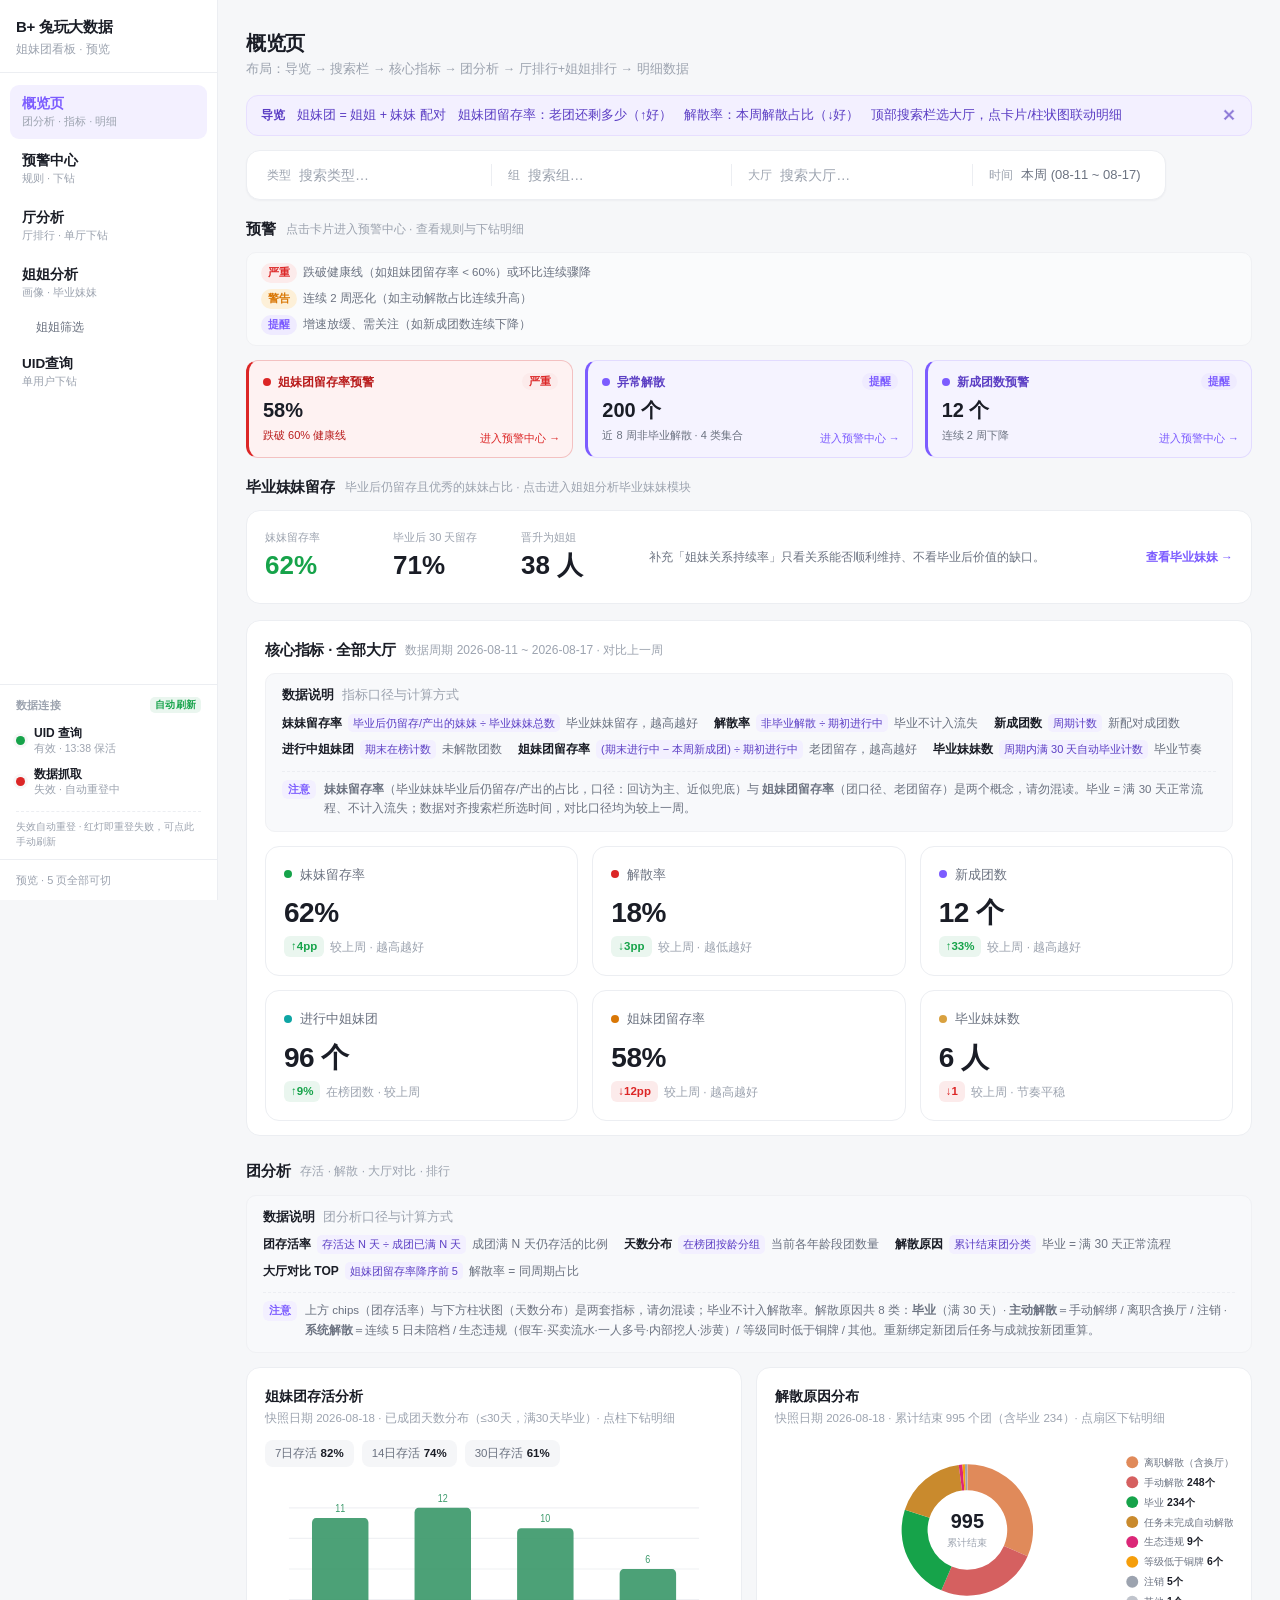
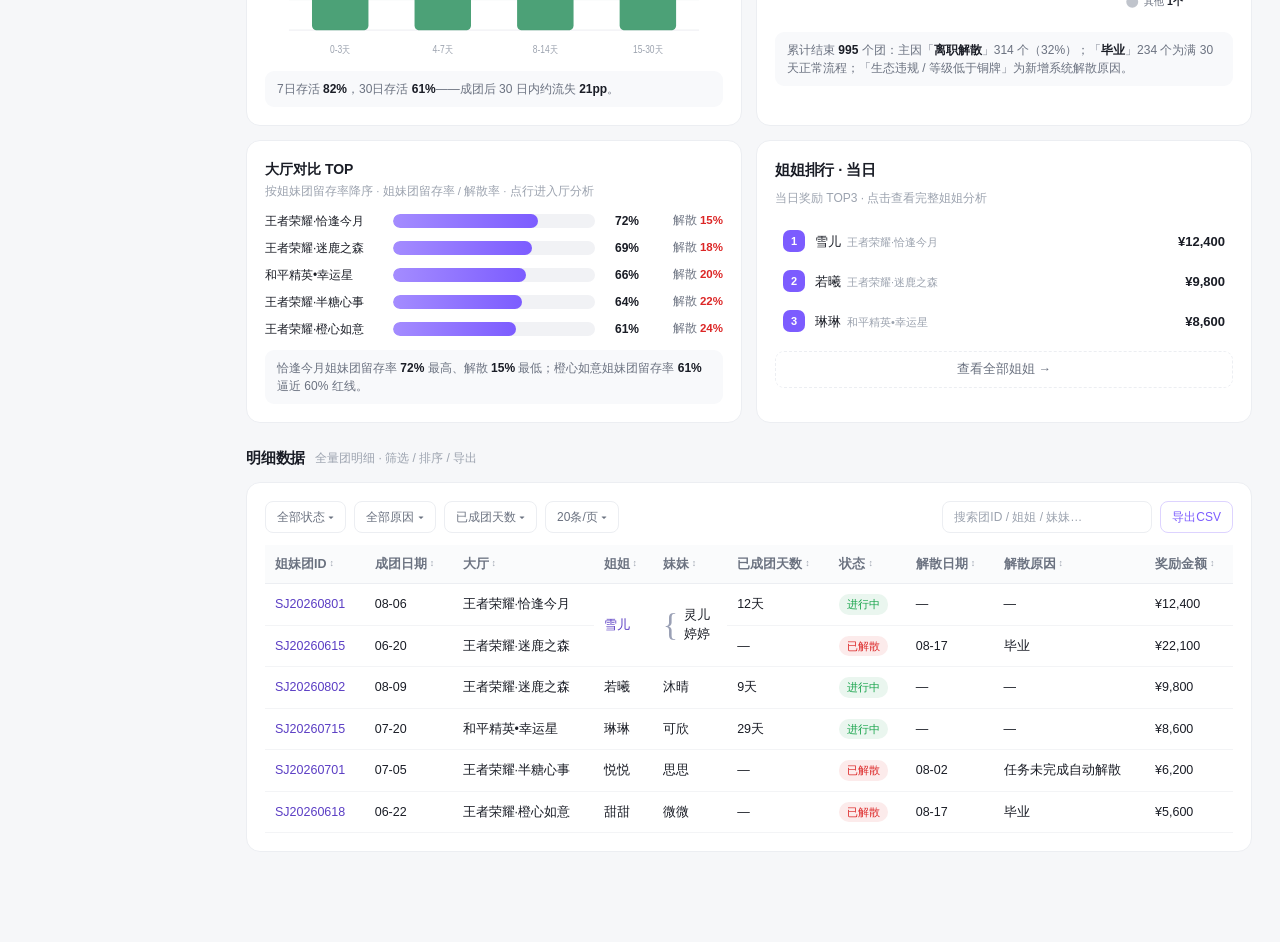
<file: preview-visual.html>
<!DOCTYPE html>
<html lang="zh-CN">
<head>
<meta charset="UTF-8">
<meta name="viewport" content="width=device-width, initial-scale=1.0">
<title>概览页 · 布局预览</title>
<style>
  :root{
    --accent:#7C5CFF;
    --bg:#F6F7F9; --card:#FFFFFF; --radius:14px;
    --up:#16A34A; --down:#DC2626; --warn:#D97706;
    --text:#1A1D26; --text2:#6B7280; --text3:#9CA3AF; --line:#ECEEF2;
  }
  *{margin:0;padding:0;box-sizing:border-box;}
  body{font-family:-apple-system,BlinkMacSystemFont,'Segoe UI','PingFang SC','Microsoft YaHei',sans-serif;
    background:var(--bg);color:var(--text);line-height:1.5;-webkit-font-smoothing:antialiased;}
  .page{padding:28px 28px 90px;}

  /* ── 页头 ── */
  .page-head{margin-bottom:16px;display:flex;align-items:center;justify-content:space-between;gap:12px;flex-wrap:wrap;}
  .page-head h1{font-size:20px;font-weight:700;letter-spacing:-.3px;}
  .page-head p{font-size:12.5px;color:var(--text3);margin-top:2px;}
  .role-toggle{display:flex;background:#F1F2F5;border-radius:9px;padding:3px;}
  .role-toggle button{border:none;background:none;padding:6px 14px;font-size:12.5px;color:var(--text2);border-radius:7px;cursor:pointer;font-weight:500;}
  .role-toggle button.on{background:#fff;color:var(--text);box-shadow:0 1px 3px rgba(16,24,40,.1);}

  /* ── 导览条 ── */
  .guide{display:flex;align-items:center;gap:12px;flex-wrap:wrap;background:#F3F0FF;border:1px solid #E7DFFF;
    border-radius:12px;padding:10px 14px;margin-bottom:14px;font-size:12.5px;color:#5B3EC4;}
  .guide .tag{font-weight:700;font-size:12px;}
  .guide .close{margin-left:auto;background:none;border:none;color:#8A76D6;cursor:pointer;font-size:15px;line-height:1;}

  /* ── 预警卡（小 KPI 窗口，点击跳对应趋势） ── */
  .warn-grid{display:grid;grid-template-columns:repeat(3,1fr);gap:12px;}
  @media(max-width:900px){.warn-grid{grid-template-columns:repeat(2,1fr);}}
  @media(max-width:560px){.warn-grid{grid-template-columns:1fr;}}
  .warn-card{border-radius:12px;padding:12px 14px;cursor:pointer;position:relative;transition:transform .22s ease,box-shadow .22s ease;min-height:98px;border:1px solid;border-left-width:3px;}
  .warn-card:hover{transform:translateY(-2px);box-shadow:0 10px 24px -14px rgba(16,24,40,.16);}
  .warn-card .top{display:flex;align-items:center;gap:7px;font-size:12px;font-weight:600;white-space:nowrap;overflow:hidden;text-overflow:ellipsis;}
  .warn-card .lvl{margin-left:auto;font-size:10.5px;font-weight:700;padding:1px 7px;border-radius:20px;flex-shrink:0;}
  .warn-card .val{font-size:20px;font-weight:700;margin:4px 0 2px;color:var(--text);}
  .warn-card .foot{font-size:11px;}
  .warn-card .go{position:absolute;bottom:10px;right:12px;font-size:11px;opacity:1;}
  /* 预警等级配色：严重（红）→ 警告（琥珀）→ 提醒（紫） */
  .warn-card.severe{background:#FEF2F2;border-color:#F3C1C1;border-left-color:#DC2626;}
  .warn-card.severe .top{color:#B91C1C;}
  .warn-card.severe .lvl{color:#DC2626;background:#FCEBEB;}
  .warn-card.severe .foot{color:#B91C1C;}
  .warn-card.severe .go{color:#DC2626;}
  .warn-card.warning{background:#FFFBEB;border-color:#F3D9A6;border-left-color:#D97706;}
  .warn-card.warning .top{color:#B45309;}
  .warn-card.warning .lvl{color:#D97706;background:#FDF0D8;}
  .warn-card.warning .foot{color:#B45309;}
  .warn-card.warning .go{color:#D97706;}
  .warn-card.notice{background:#F5F3FF;border-color:#E2DBFF;border-left-color:#7C5CFF;}
  .warn-card.notice .top{color:#5B3EC4;}
  .warn-card.notice .lvl{color:#7C5CFF;background:#EFEBFF;}
  .warn-card.notice .foot{color:#6B7280;}
  .warn-card.notice .go{color:#7C5CFF;}

  /* ── 区块标题 ── */
  .section-head{display:flex;align-items:center;gap:10px;margin:24px 0 12px;}
  .section-head h2{font-size:15px;font-weight:700;letter-spacing:-.2px;}
  .section-head .hint{font-size:12px;color:var(--text3);}
  .section-head .seg{margin-left:auto;display:flex;background:#F1F2F5;border-radius:9px;padding:3px;}
  .section-head .seg button{border:none;background:none;padding:5px 12px;font-size:12px;color:var(--text2);border-radius:7px;cursor:pointer;font-weight:500;}
  .section-head .seg button.on{background:#fff;color:var(--text);box-shadow:0 1px 3px rgba(16,24,40,.1);}
  .seg{display:inline-flex;align-items:center;background:#F1F2F5;border-radius:9px;padding:3px;}
  .seg button{border:none;background:none;padding:5px 12px;font-size:12px;color:var(--text2);border-radius:7px;cursor:pointer;font-weight:500;}
  .seg button.on{background:#fff;color:var(--text);box-shadow:0 1px 3px rgba(16,24,40,.1);}
  .uid-link{color:#5B3EC4;cursor:pointer;font-weight:500;}
  .uid-link:hover{text-decoration:underline;}

  /* ═══════ 1. 搜索栏（一体化：大厅输入补全 + 时间下拉） ═══════ */
  .searchbar{background:var(--card);border:1px solid var(--line);border-radius:var(--radius);
    padding:6px 8px;box-shadow:0 1px 2px rgba(16,24,40,.04);transition:box-shadow .2s,border-color .2s;max-width:540px;}
  .searchbar.focus{box-shadow:0 8px 24px -12px rgba(124,92,255,.25);border-color:#DDD3FF;}
  .search-main{display:flex;align-items:center;gap:4px;}
  .combo{display:flex;align-items:center;gap:8px;padding:9px 12px;border-radius:9px;}
  .combo .lbl{font-size:12px;color:var(--text3);flex-shrink:0;}
  .hall-combo{flex:1;position:relative;min-width:0;}
  .hall-combo input{flex:1;border:none;outline:none;font-size:14px;color:var(--text);background:transparent;width:100%;min-width:0;}
  .hall-combo input::placeholder{color:var(--text3);}
  .vdivider{width:1px;height:22px;background:var(--line);flex-shrink:0;}
  .time-combo select{border:none;outline:none;background:transparent;font-size:13px;color:var(--text2);cursor:pointer;font-weight:500;appearance:none;padding-right:4px;}
  .hall-suggest{display:none;position:absolute;top:calc(100% + 6px);left:0;right:0;background:#fff;border:1px solid var(--line);
    border-radius:10px;box-shadow:0 12px 30px -12px rgba(16,24,40,.22);z-index:30;overflow:hidden;max-height:280px;overflow-y:auto;}
  .hall-suggest.open{display:block;}
  .hall-suggest .sg{padding:9px 14px;font-size:13px;cursor:pointer;display:flex;justify-content:space-between;align-items:center;}
  .hall-suggest .sg:hover{background:#FAF8FF;}
  .hall-suggest .sg.all{color:var(--text2);border-bottom:1px solid #F3F4F6;}
  .hall-suggest .sg .cnt{font-size:11px;color:var(--text3);}
  .search-expand{display:none;margin-top:8px;padding:10px 12px 6px;border-top:1px dashed var(--line);animation:fadeIn .25s ease;}
  .search-expand.open{display:flex;flex-wrap:wrap;align-items:center;gap:8px;}
  .pill{display:inline-flex;align-items:center;gap:6px;padding:6px 12px;border-radius:20px;
    font-size:12.5px;background:#F3F0FF;color:#5B3EC4;font-weight:500;}
  .pill.gray{background:#F3F4F6;color:var(--text2);}
  .reset-btn{border:1px dashed #DDD3FF;background:transparent;color:var(--accent);border-radius:20px;padding:6px 12px;font-size:12.5px;cursor:pointer;}
  .reset-btn:hover{background:#F3F0FF;}
  .expand-stat{margin-left:auto;font-size:12px;color:var(--text3);}
  .gchip{display:inline-flex;align-items:center;gap:4px;padding:5px 11px;border-radius:20px;font-size:12.5px;background:#fff;border:1px solid var(--line);color:var(--text2);cursor:pointer;transition:all .15s;}
  .gchip:hover{background:#F3F0FF;color:#5B3EC4;border-color:#DDD3FF;}
  .group-halls{display:inline-flex;flex-wrap:wrap;gap:6px;align-items:center;}
  #searchbar{max-width:920px;}

  /* ═══════ 厅体检卡墙（厅运营） ═══════ */
  .hall-wall{display:grid;grid-template-columns:repeat(3,1fr);gap:14px;}
  @media(max-width:820px){.hall-wall{grid-template-columns:repeat(2,1fr);}}
  .hall-card{background:var(--card);border:1px solid var(--line);border-radius:var(--radius);padding:16px;cursor:pointer;
    transition:transform .22s ease,box-shadow .22s ease,border-color .22s;}
  .hall-card:hover{transform:translateY(-2px);box-shadow:0 10px 24px -14px rgba(16,24,40,.18);border-color:#DDD3FF;}
  .hall-card.active{border-color:var(--accent);box-shadow:0 0 0 3px #F3F0FF;}
  .hall-card .hn{font-size:14px;font-weight:600;margin-bottom:10px;overflow:hidden;text-overflow:ellipsis;white-space:nowrap;}
  .hall-card .row{display:flex;justify-content:space-between;font-size:12px;color:var(--text2);margin-top:5px;}
  .hall-card .row b{color:var(--text);font-weight:600;}
  .hall-card .hlth{font-size:10px;font-weight:700;padding:1px 7px;border-radius:20px;flex-shrink:0;}
  .hall-card .hlth.good{color:#16A34A;background:#EAF6EF;}
  .hall-card .hlth.warn{color:#D97706;background:#FDF0D8;}
  .hall-card .dl{font-style:normal;font-size:10.5px;font-weight:600;}
  .hall-card .dl.up{color:#16A34A;}
  .hall-card .dl.down{color:#DC2626;}
  .hall-card .alert{display:inline-flex;align-items:center;gap:4px;font-size:10.5px;font-weight:600;color:#D97706;background:#FDF0D8;border-radius:6px;padding:2px 6px;margin-top:9px;}
  /* 厅运营 · 今日关注摘要条 */
  .op-strip{display:flex;flex-wrap:wrap;gap:8px;margin-top:16px;}
  .op-item{flex:1;min-width:150px;background:var(--card);border:1px solid var(--line);border-radius:10px;padding:10px 12px;border-left:3px solid transparent;}
  .op-item .op-n{font-size:11.5px;color:var(--text2);display:flex;align-items:center;gap:6px;}
  .op-item .op-v{font-size:20px;font-weight:700;margin-top:2px;}
  .op-item.grad{border-left-color:#7C5CFF;}
  .op-item.grad .op-v{color:#7C5CFF;}
  .op-item.lying{border-left-color:#DC2626;}
  .op-item.lying .op-v{color:#DC2626;}
  .op-item.fresh{border-left-color:#16A34A;}
  .op-item.fresh .op-v{color:#16A34A;}

  /* ═══════ 卡片基础 ═══════ */
  .card{background:var(--card);border:1px solid var(--line);border-radius:var(--radius);
    padding:18px;transition:transform .22s ease,box-shadow .22s ease;}
  .card.hover:hover{transform:translateY(-2px);box-shadow:0 10px 24px -14px rgba(16,24,40,.18);cursor:pointer;}
  .card h3{font-size:14px;font-weight:600;display:flex;align-items:center;gap:8px;}
  .card .src{font-size:11.5px;color:var(--text3);margin-top:3px;}

  /* ═══════ 2. 核心指标（KPI） ═══════ */
  .kpi-row{display:grid;grid-template-columns:repeat(3,1fr);gap:14px;}
  @media(max-width:820px){.kpi-row{grid-template-columns:repeat(2,1fr);}}
  @media(max-width:560px){.kpi-row{grid-template-columns:1fr;}}
  .kpi{position:relative;}
  .kpi .top{display:flex;align-items:center;gap:8px;font-size:13px;color:var(--text2);flex-wrap:wrap;}
  .dot{width:8px;height:8px;border-radius:50%;flex-shrink:0;}
  .dot.green{background:#16A34A;}
  .dot.red{background:#DC2626;}
  .dot.amber{background:#D97706;}
  .dot.gold{background:#D9A13F;}
  .dot.violet{background:#7C5CFF;}
  .dot.teal{background:#0EA5A4;}
  .kpi .val{font-size:28px;font-weight:700;letter-spacing:-.5px;margin:8px 0 2px;}
  .kpi .foot{font-size:12px;color:var(--text3);display:flex;align-items:center;gap:6px;}
  .chip{display:inline-flex;align-items:center;gap:3px;font-size:11.5px;font-weight:600;padding:2px 7px;border-radius:6px;}
  .chip.up{color:var(--up);background:#EAF6EF;}
  .chip.down{color:var(--down);background:#FCEBEB;}
  .kpi .hint-go{position:absolute;bottom:14px;right:16px;font-size:11px;color:var(--text3);opacity:0;transition:opacity .2s;}
  .kpi:hover .hint-go{opacity:1;}
  .kpi .spark{margin-top:10px;}

  /* KPI 细节图（就地展开） */
  .kpi-detail{display:none;margin-top:14px;border:1px solid var(--line);border-radius:12px;padding:16px;background:#FAFBFC;animation:fadeIn .25s ease;}
  .kpi-detail.open{display:block;}
  .kpi-detail .head{display:flex;justify-content:space-between;align-items:center;font-size:13px;font-weight:600;margin-bottom:8px;}
  .kpi-detail .close{background:none;border:none;color:var(--text3);cursor:pointer;font-size:16px;line-height:1;}
  .kpi-detail .close:hover{color:var(--text);}

  /* ═══════ 数据说明（衬底，顶部，自动换行） ═══════ */
  .kpi-panel{padding:18px 18px 14px;}
  .kpi-panel .section-head{margin:0 0 12px;}
  .dn-footer{margin:0 0 14px;padding:12px 16px;background:#F8F9FB;border:1px solid #F0F1F4;border-radius:10px;}
  .dn-foot-head{display:flex;align-items:center;gap:8px;font-size:12.5px;font-weight:600;color:var(--text);margin-bottom:8px;}
  .dn-line{display:flex;flex-wrap:wrap;gap:6px 16px;padding-bottom:2px;}
  .dni{font-size:12px;color:var(--text2);display:inline-flex;align-items:center;gap:6px;line-height:1.7;}
  .dni b{color:var(--text);font-weight:600;white-space:nowrap;}
  .dni code{font-size:11px;color:#5B3EC4;background:#F3F0FF;border-radius:5px;padding:0 5px;font-family:inherit;white-space:nowrap;}
  .dn-notes{border-top:1px dashed var(--line);margin-top:9px;padding-top:8px;display:flex;gap:8px;align-items:flex-start;font-size:11.5px;color:var(--text2);line-height:1.7;}
  .dn-tag{flex-shrink:0;font-size:10.5px;font-weight:600;color:var(--accent);background:#F3F0FF;border-radius:6px;padding:2px 6px;line-height:1.5;}

  /* 预警说明框（上方，三行） */
  .warn-note{display:flex;flex-direction:column;gap:6px;margin:0 0 14px;padding:10px 14px;background:#FAFBFC;border:1px solid #F0F1F4;border-radius:10px;}
  .warn-note .wn-item{font-size:11.5px;color:var(--text2);display:flex;align-items:center;gap:6px;line-height:1.7;}
  .warn-note .wn-item b{color:var(--text);font-weight:600;}
  .wn-tag{font-size:10.5px;font-weight:700;padding:1px 7px;border-radius:20px;flex-shrink:0;white-space:nowrap;}
  .wn-tag.severe{color:#DC2626;background:#FCEBEB;}
  .wn-tag.warning{color:#D97706;background:#FDF0D8;}
  .wn-tag.notice{color:#7C5CFF;background:#EFEBFF;}

  /* ═══════ 3. 团分析 ═══════ */
  .chart-grid{display:grid;grid-template-columns:1fr 1fr;gap:14px;}
  @media(max-width:820px){.chart-grid{grid-template-columns:1fr;}}
  .chart-box{width:100%;height:180px;margin-top:12px;}
  .chips{display:flex;flex-wrap:wrap;gap:8px;margin-top:12px;}
  .c-chip{font-size:11.5px;color:var(--text2);background:#F5F6F8;border-radius:8px;padding:5px 10px;}
  .c-chip strong{color:var(--text);font-weight:600;}
  .chart-insight{font-size:12px;color:var(--text2);margin-top:12px;padding:9px 12px;background:#F8F9FB;border-radius:9px;}
  .chart-insight b{color:var(--text);}

  /* 大厅对比横向条形 */
  .hallcmp{margin-top:12px;display:flex;flex-direction:column;gap:9px;}
  .hc-row{display:flex;align-items:center;gap:10px;font-size:12px;}
  .hc-name{flex:0 0 118px;color:var(--text);overflow:hidden;text-overflow:ellipsis;white-space:nowrap;font-weight:500;}
  .hc-bar{flex:1;height:14px;background:#F1F2F5;border-radius:7px;overflow:hidden;}
  .hc-fill{height:100%;border-radius:7px;background:linear-gradient(90deg,#A48CFF,#7C5CFF);}
  .hc-ret{flex:0 0 34px;text-align:right;color:var(--text);font-weight:600;font-size:12px;}
  .hc-diss{flex:0 0 74px;text-align:right;color:var(--text2);font-size:11.5px;white-space:nowrap;}
  .hc-diss b{color:var(--down);font-weight:600;}

  /* ═══════ 4. 厅排行 + 姐姐排行 ═══════ */
  .rank-mini{list-style:none;margin-top:12px;}
  .rank-mini li{display:flex;align-items:center;gap:10px;padding:9px 8px;border-radius:9px;cursor:pointer;font-size:13px;}
  .rank-mini li:hover{background:#FAF8FF;}
  .mp-rank{width:22px;height:22px;border-radius:7px;background:#F1F2F5;color:var(--text2);font-size:11px;font-weight:600;display:flex;align-items:center;justify-content:center;flex-shrink:0;}
  .mp-rank.top{background:var(--accent);color:#fff;}
  .mp-name{flex:1;color:var(--text);overflow:hidden;text-overflow:ellipsis;white-space:nowrap;}
  .mp-sub{color:var(--text3);font-size:11px;margin-left:6px;}
  .mp-val{color:var(--text);font-weight:600;font-size:13px;}
  .expand-btn{width:100%;margin-top:10px;padding:9px;border:1px dashed var(--line);border-radius:9px;background:transparent;color:var(--text2);font-size:12.5px;cursor:pointer;}
  .expand-btn:hover{border-color:var(--accent);color:var(--accent);}

  /* ═══════ 5. 明细数据 ═══════ */
  .filters{display:flex;flex-wrap:wrap;gap:8px;margin-bottom:12px;}
  .filters .f{font-size:12px;color:var(--text2);padding:6px 11px;border:1px solid var(--line);border-radius:8px;background:#fff;cursor:pointer;}
  .filters .f:hover{border-color:#DDD3FF;color:var(--accent);}
  .tbl-search{font-size:12px;color:var(--text);padding:6px 11px;border:1px solid var(--line);border-radius:8px;background:#fff;width:210px;outline:none;}
  .tbl-search:focus{border-color:var(--accent);box-shadow:0 0 0 3px #F3F0FF;}
  .tbl-search::placeholder{color:var(--text3);}
  table.list{width:100%;border-collapse:collapse;font-size:12.5px;}
  table.list th{text-align:left;padding:10px;font-weight:600;color:var(--text2);background:#FAFBFC;border-bottom:1px solid var(--line);white-space:nowrap;}
  table.list td{padding:10px;border-bottom:1px solid #F3F4F6;white-space:nowrap;}
  table.list tr:hover td{background:#FAF8FF;}
  .st{display:inline-block;font-size:11px;padding:2px 8px;border-radius:10px;font-weight:500;}
  .st.active{background:#EAF6EF;color:#16A34A;}
  .st.diss{background:#FCEBEB;color:#DC2626;}
  .st.off{background:#F3F4F6;color:#6B7280;}
  .why-not{display:block;font-size:10.5px;color:var(--text3);margin-top:3px;line-height:1.4;white-space:normal;}
  .flash td{background:#F3F0FF !important;}
  .tg{display:inline-block;font-size:11px;padding:2px 8px;border-radius:10px;font-weight:500;}
  .tg.hero{background:#F3F0FF;color:#7C5CFF;}
  .tg.risk{background:#FDF0D8;color:#D97706;}
  .tg.normal{background:#F3F4F6;color:#6B7280;}

  /* ═══════ 弹窗 ═══════ */
  .modal{display:none;position:fixed;inset:0;background:rgba(16,24,40,.45);z-index:50;align-items:center;justify-content:center;padding:24px;}
  .modal.open{display:flex;}
  .modal-box{background:#fff;border-radius:16px;width:760px;max-width:100%;max-height:84vh;overflow:hidden;display:flex;flex-direction:column;box-shadow:0 24px 60px -20px rgba(16,24,40,.4);animation:pop .22s ease;}
  .modal-head{display:flex;align-items:center;justify-content:space-between;padding:16px 20px;border-bottom:1px solid var(--line);}
  .modal-head h3{font-size:15px;font-weight:600;}
  .modal-head .close{background:none;border:none;font-size:18px;color:var(--text3);cursor:pointer;line-height:1;}
  .modal-body{padding:14px 20px 16px;overflow-y:auto;}
  .modal-sub{font-size:12px;color:var(--text3);margin-bottom:12px;}
  .modal-foot{padding:12px 20px;border-top:1px solid var(--line);display:flex;align-items:center;gap:10px;}
  .modal-foot .pg{margin-right:auto;font-size:12px;color:var(--text3);}
  .btn{border:none;border-radius:9px;padding:8px 16px;font-size:13px;cursor:pointer;font-weight:500;}
  .btn.primary{background:var(--accent);color:#fff;}
  .btn.ghost{background:#F3F4F6;color:var(--text2);}
  .btn.ghost:disabled{opacity:.45;cursor:not-allowed;}

  /* ═══════ 侧边栏（正式版同款） ═══════ */
  .sidebar{position:fixed;top:0;left:0;bottom:0;width:218px;background:#fff;border-right:1px solid var(--line);display:flex;flex-direction:column;z-index:40;}
  .side-brand{padding:16px 16px 14px;border-bottom:1px solid var(--line);}
  .side-brand h1{font-size:15px;font-weight:700;letter-spacing:-.3px;}
  .side-brand .sub{font-size:11.5px;color:var(--text3);margin-top:2px;}
  .side-nav{flex:1;padding:12px 10px;display:flex;flex-direction:column;gap:3px;overflow-y:auto;}
  .side-nav .tab{display:flex;align-items:center;gap:10px;padding:10px 12px;border:none;background:none;border-radius:9px;cursor:pointer;text-align:left;color:var(--text2);}
  .side-nav .tab:hover{background:#F5F6F8;}
  .side-nav .tab.active{background:#F3F0FF;}
  .side-nav .tab-txt{display:flex;flex-direction:column;gap:1px;}
  .side-nav .tab-txt b{font-size:13.5px;font-weight:600;color:var(--text);}
  .side-nav .tab-txt small{font-size:11px;color:var(--text3);}
  .side-nav .tab.active .tab-txt b{color:var(--accent);}
  .side-nav .tab.sub{padding:6px 12px 6px 26px;gap:8px;}
  .side-nav .tab.sub .tab-txt b{font-size:12px;font-weight:500;color:var(--text2);}
  .side-nav .tab.sub:hover .tab-txt b{color:var(--text);}
  .side-nav .tab.sub.sub-on{background:#F3F0FF;}
  .side-nav .tab.sub.sub-on .tab-txt b{color:var(--accent);font-weight:600;}
  .side-foot{padding:12px 16px;border-top:1px solid var(--line);font-size:11px;color:var(--text3);}
  /* ═══════ 侧边栏底部 · 数据连接状态灯 ═══════ */
  .side-status{padding:12px 16px 10px;border-top:1px solid var(--line);}
  .ss-head{display:flex;align-items:center;gap:6px;font-size:11px;font-weight:600;color:var(--text3);margin-bottom:7px;letter-spacing:.2px;}
  .ss-auto{font-size:9.5px;font-weight:600;color:#16A34A;background:#EAF6EF;border-radius:5px;padding:1px 5px;margin-left:auto;}
  .ss-row{display:flex;align-items:center;gap:9px;padding:6px 0;}
  .ss-row .dot{width:9px;height:9px;box-shadow:0 0 0 3px rgba(0,0,0,.03);}
  .ss-row .dot.red{animation:ssPulse 1.6s ease-in-out infinite;}
  .ss-txt{display:flex;flex-direction:column;line-height:1.25;}
  .ss-txt b{font-size:12px;font-weight:600;color:var(--text);}
  .ss-txt small{font-size:10.5px;color:var(--text3);margin-top:1px;}
  .ss-hint{font-size:10px;color:var(--text3);margin-top:8px;padding-top:7px;border-top:1px dashed var(--line);line-height:1.5;}
  @keyframes ssPulse{0%,100%{box-shadow:0 0 0 0 rgba(220,38,38,.35);}50%{box-shadow:0 0 0 4px rgba(220,38,38,0);}}
  .main{margin-left:218px;min-height:100vh;}
  /* 一键回到顶部 */
  .backtop{position:fixed;right:22px;bottom:22px;z-index:45;background:var(--accent);color:#fff;border:none;border-radius:20px;padding:9px 16px;font-size:12.5px;font-weight:500;cursor:pointer;box-shadow:0 8px 22px -8px rgba(124,92,255,.55);opacity:0;transform:translateY(8px);pointer-events:none;transition:opacity .25s,transform .25s;}
  .backtop.show{opacity:1;transform:none;pointer-events:auto;}
  .backtop:hover{filter:brightness(1.05);}

  /* ═══════ 预警中心 ═══════ */
  .warn-overview{display:flex;align-items:center;gap:10px;background:var(--card);border:1px solid var(--line);border-radius:var(--radius);padding:14px 16px;margin-bottom:14px;}
  .wo-item{font-size:12.5px;color:var(--text2);display:flex;align-items:center;gap:7px;padding:5px 12px;border-radius:8px;font-weight:500;}
  .wo-item b{font-size:18px;font-weight:700;}
  .wo-item.severe{background:#FEF2F2;color:#B91C1C;}
  .wo-item.severe b{color:#DC2626;}
  .wo-item.warning{background:#FFFBEB;color:#B45309;}
  .wo-item.warning b{color:#D97706;}
  .wo-item.notice{background:#F5F3FF;color:#5B3EC4;}
  .wo-item.notice b{color:#7C5CFF;}
  .wo-total{margin-left:auto;font-size:12px;color:var(--text3);}
  .warn-rule{background:#FAFBFC;border:1px solid #F0F1F4;border-radius:10px;padding:12px 16px;margin-bottom:14px;display:flex;flex-direction:column;gap:6px;}
  .wr-head{font-size:12.5px;font-weight:600;color:var(--text);margin-bottom:2px;}
  .wr-line{font-size:11.5px;color:var(--text2);display:flex;align-items:center;gap:6px;line-height:1.7;}
  .rule-table{width:100%;border-collapse:collapse;font-size:12px;margin-top:2px;}
  .rule-table th{text-align:left;font-size:11px;color:var(--text3);font-weight:600;padding:8px 10px;border-bottom:1px solid var(--line);white-space:nowrap;}
  .rule-table td{padding:9px 10px;border-bottom:1px solid #F3F4F6;vertical-align:top;color:var(--text2);line-height:1.6;}
  .rule-table td:first-child{font-weight:600;color:var(--text);white-space:nowrap;}
  .rule-table code{font-family:inherit;background:#F3F0FF;color:#5B3EC4;padding:1px 5px;border-radius:4px;font-size:11px;white-space:nowrap;}
  .warn-detail{border-left:3px solid transparent;}
  .warn-detail.flash-card{box-shadow:0 0 0 3px #DDD3FF,0 10px 28px -12px rgba(124,92,255,.4);}
  .warn-detail.severe{border-left-color:#DC2626;}
  .warn-detail.warning{border-left-color:#D97706;}
  .warn-detail.notice{border-left-color:#7C5CFF;}
  .wd-head{display:flex;align-items:center;justify-content:space-between;margin-bottom:4px;}
  .wd-head h3{font-size:14px;font-weight:600;}
  .wd-subhead{font-size:12px;font-weight:600;color:var(--text2);margin-top:12px;margin-bottom:6px;}
  /* 躺平预警（妹妹维度） */
  .lying-kpis{display:grid;grid-template-columns:repeat(4,1fr);gap:12px;margin:0 0 14px;}
  @media(max-width:820px){.lying-kpis{grid-template-columns:repeat(2,1fr);}}
  .lying-kpi{background:var(--card);border:1px solid var(--line);border-radius:12px;padding:14px 16px;border-left:3px solid transparent;}
  .lying-kpi .lk-label{font-size:12px;color:var(--text2);display:flex;align-items:center;gap:7px;}
  .lying-kpi .lk-val{font-size:24px;font-weight:700;margin:6px 0 2px;color:var(--text);letter-spacing:-.5px;}
  .lying-kpi .lk-foot{font-size:11px;color:var(--text3);}
  .lying-kpi.danger{border-left-color:#DC2626;}
  .lying-kpi.danger .lk-val{color:#DC2626;}

  /* ═══════ 厅分析（compare） ═══════ */
  .kpi-six{display:grid;grid-template-columns:repeat(6,1fr);gap:10px;margin-bottom:14px;}
  @media(max-width:1000px){.kpi-six{grid-template-columns:repeat(3,1fr);}}
  @media(max-width:620px){.kpi-six{grid-template-columns:repeat(2,1fr);}}
  .kpi-six .kpi{padding:12px 14px;}
  .kpi-six .kpi .val{font-size:22px;margin:6px 0 2px;}

  /* ═══════ UID 查询 ═══════ */
  .uid-grid{display:grid;grid-template-columns:1fr 1fr;gap:14px;}
  @media(max-width:860px){.uid-grid{grid-template-columns:1fr;}}
  .uid-hero{display:flex;align-items:center;gap:14px;flex-wrap:wrap;}
  .uid-avatar{width:52px;height:52px;border-radius:12px;background:#F3F0FF;color:var(--accent);display:flex;align-items:center;justify-content:center;font-size:22px;font-weight:700;flex-shrink:0;}
  .uid-hero .u-title{font-size:16px;font-weight:700;}
  .uid-hero .u-sub{font-size:12px;color:var(--text3);margin-top:2px;}
  .uid-tags{display:flex;gap:6px;flex-wrap:wrap;margin-top:8px;}
  .kv-cell{background:#FAFBFC;border:1px solid #F0F1F4;border-radius:9px;padding:9px 12px;}
  .kv-cell .k{font-size:11px;color:var(--text3);}
  .kv-cell .v{font-size:15px;font-weight:700;margin-top:2px;}

  /* ═══════ 待落地角标 ═══════ */
  .todo-badge{display:inline-flex;align-items:center;gap:4px;font-size:10.5px;font-weight:600;color:#B45309;background:#FDF0D8;border-radius:6px;padding:2px 6px;margin-left:6px;vertical-align:2px;white-space:nowrap;}
  .todo-note{font-size:11.5px;color:#B45309;background:#FFFBEB;border:1px solid #F3D9A6;border-radius:8px;padding:9px 13px;margin-top:14px;line-height:1.8;}
  .todo-note b{color:#92400E;}

  @keyframes fadeIn{from{opacity:0;transform:translateY(-4px);}to{opacity:1;transform:none;}}
  @keyframes pop{from{opacity:0;transform:scale(.96) translateY(8px);}to{opacity:1;transform:none;}}

  /* ═══════ 代际传承 · 下钻传承链 ═══════ */
  .chain-flow{display:flex;align-items:flex-start;flex-wrap:wrap;padding:16px 8px;}
  .chain-node{display:inline-flex;flex-direction:column;align-items:center;gap:5px;min-width:66px;}
  .chain-avatar{width:42px;height:42px;border-radius:50%;display:flex;align-items:center;justify-content:center;font-size:16px;font-weight:700;color:#fff;background:#7C5CFF;box-shadow:0 0 0 2px #fff, 0 0 0 4px #C9BDF5;}
  .chain-node.root .chain-avatar{background:#5B3EC4;box-shadow:0 0 0 2px #fff, 0 0 0 4px #A493E6;}
  .chain-node.end .chain-avatar{background:#16A34A;box-shadow:0 0 0 2px #fff, 0 0 0 4px #BBF7D0;}
  .chain-node.self .chain-avatar{background:#5B3EC4;box-shadow:0 0 0 3px #fff, 0 0 0 6px #F59E0B;}
  .chain-name{font-size:12.5px;font-weight:600;color:var(--text1);line-height:1.2;}
  .chain-role{font-size:10.5px;color:var(--text3);line-height:1.3;text-align:center;}
  .chain-node.self .chain-name{color:#5B3EC4;}
  .chain-node.self .chain-role{color:#B45309;font-weight:700;}
  .chain-arrow{flex:none;margin:14px 8px 0;color:var(--text3);font-size:16px;font-weight:700;}
</style>
</head>
<body>
<aside class="sidebar" id="sidebar">
  <div class="side-brand">
    <h1>B+ 兔玩大数据</h1>
    <div class="sub">姐妹团看板 · 预览</div>
  </div>
  <nav class="side-nav">
    <button class="tab active" id="side-overview" onclick="switchPreviewTab('overview', this)"><span class="tab-txt"><b>概览页</b><small>团分析 · 指标 · 明细</small></span></button>
    <button class="tab" id="side-warncenter" onclick="switchPreviewTab('warncenter', this)"><span class="tab-txt"><b>预警中心</b><small>规则 · 下钻</small></span></button>
    <button class="tab" id="side-compare" onclick="switchPreviewTab('compare', this)"><span class="tab-txt"><b>厅分析</b><small>厅排行 · 单厅下钻</small></span></button>
    <button class="tab" id="side-captains" onclick="openCaptainProfile(this)"><span class="tab-txt"><b>姐姐分析</b><small>画像 · 毕业妹妹</small></span></button>
    <button class="tab sub" id="side-filter" onclick="openCaptainPool()"><span class="tab-txt"><b>姐姐筛选</b></span></button>
    <button class="tab" id="side-uid" onclick="switchPreviewTab('uid', this)"><span class="tab-txt"><b>UID查询</b><small>单用户下钻</small></span></button>
  </nav>
  <div class="side-status" title="Cookie 有效性：绿色=有效，红色=失效（自动重登中），点击手动兜底刷新">
    <div class="ss-head">数据连接<span class="ss-auto">自动刷新</span></div>
    <div class="ss-row">
      <span class="dot green"></span>
      <div class="ss-txt"><b>UID 查询</b><small>有效 · 13:38 保活</small></div>
    </div>
    <div class="ss-row">
      <span class="dot red"></span>
      <div class="ss-txt"><b>数据抓取</b><small>失效 · 自动重登中</small></div>
    </div>
    <div class="ss-hint">失效自动重登 · 红灯即重登失败，可点此手动刷新</div>
  </div>
  <div class="side-foot">预览 · 5 页全部可切</div>
</aside>
<div class="main">
<div class="page" id="view-overview">

  <div class="page-head">
    <div>
      <h1>概览页</h1>
      <p>布局：导览 → 搜索栏 → 核心指标 → 团分析 → 厅排行+姐姐排行 → 明细数据</p>
    </div>
  </div>

  <!-- ═══════ 0. 导览条（可关闭） ═══════ -->
  <div class="guide" id="guide">
    <span class="tag">导览</span>
    <span>姐妹团 = 姐姐 + 妹妹 配对</span>
    <span>姐妹团留存率：老团还剩多少（↑好）</span>
    <span>解散率：本周解散占比（↓好）</span>
    <span>顶部搜索栏选大厅，点卡片/柱状图联动明细</span>
    <button class="close" onclick="document.getElementById('guide').style.display='none'">✕</button>
  </div>

  <!-- ═══════ 1. 搜索栏 ═══════ -->
  <div class="searchbar" id="searchbar">
    <div class="search-main">
      <div class="combo hall-combo" id="type-combo">
        <span class="lbl">类型</span>
        <input type="text" id="type-input" placeholder="搜索类型…" autocomplete="off"
          onfocus="onSearchFocus('type')"
          onblur="setTimeout(()=>document.getElementById('searchbar').classList.remove('focus'),120)"
          oninput="onTypeInput(this.value)">
        <div class="hall-suggest" id="type-suggest"></div>
      </div>
      <div class="vdivider"></div>
      <div class="combo hall-combo" id="group-combo">
        <span class="lbl">组</span>
        <input type="text" id="group-input" placeholder="搜索组…" autocomplete="off"
          onfocus="onSearchFocus('group')"
          onblur="setTimeout(()=>document.getElementById('searchbar').classList.remove('focus'),120)"
          oninput="onGroupInput(this.value)">
        <div class="hall-suggest" id="group-suggest"></div>
      </div>
      <div class="vdivider"></div>
      <div class="combo hall-combo" id="hall-combo">
        <span class="lbl">大厅</span>
        <input type="text" id="hall-input" placeholder="搜索大厅…" autocomplete="off"
          onfocus="onSearchFocus('hall')"
          onblur="setTimeout(()=>document.getElementById('searchbar').classList.remove('focus'),120)"
          oninput="onHallInput(this.value)">
        <div class="hall-suggest" id="hall-suggest"></div>
      </div>
      <div class="vdivider"></div>
      <div class="combo time-combo">
        <span class="lbl">时间</span>
        <select id="time-select" onchange="onTimeChange(this.value)" onfocus="closeAllSuggest()">
          <option value="本周">本周 (08-11 ~ 08-17)</option>
          <option value="上周">上周 (08-04 ~ 08-10)</option>
          <option value="08-04~08-10">08-04 ~ 08-10</option>
          <option value="07-28~08-03">07-28 ~ 08-03</option>
        </select>
      </div>
    </div>
    <!-- 选组后展开的厅列表 -->
    <div class="search-expand" id="group-expand">
      <span class="pill"><span id="pill-group">王者奋斗组</span></span>
      <span class="group-halls" id="group-halls"></span>
      <button class="reset-btn" onclick="resetGroup()">清除组</button>
      <span class="expand-stat" id="group-stat"></span>
    </div>
    <!-- 选厅后展开的筛选条 -->
    <div class="search-expand" id="search-expand">
      <span class="pill"><span id="pill-hall">王者荣耀·恰逢今月</span></span>
      <span class="pill gray"><span id="pill-time">本周</span></span>
      <button class="reset-btn" onclick="resetHall()">全部大厅</button>
      <span class="expand-stat" id="expand-stat">该厅 12 个团 · 23 位姐姐</span>
    </div>
  </div>

  <!-- ═══════ 1.8 预警（小 KPI 窗口，点击跳对应趋势） ═══════ -->
  <div class="section-head" style="margin-top:18px;">
    <h2>预警</h2>
    <span class="hint">点击卡片进入预警中心 · 查看规则与下钻明细</span>
  </div>
  <!-- 预警说明（上方，三行） -->
  <div class="warn-note">
    <div class="wn-item"><span class="wn-tag severe">严重</span>跌破健康线（如姐妹团留存率 &lt; 60%）或环比连续骤降</div>
    <div class="wn-item"><span class="wn-tag warning">警告</span>连续 2 周恶化（如主动解散占比连续升高）</div>
    <div class="wn-item"><span class="wn-tag notice">提醒</span>增速放缓、需关注（如新成团数连续下降）</div>
  </div>
  <div class="warn-grid">
    <div class="warn-card severe" onclick="openWarn('retention')">
      <div class="top"><span class="dot red"></span>姐妹团留存率预警<span class="lvl">严重</span></div>
      <div class="val">58%</div>
      <div class="foot">跌破 60% 健康线</div>
      <span class="go">进入预警中心 →</span>
    </div>
    <div class="warn-card notice" onclick="openWarn('abnormal')">
      <div class="top"><span class="dot violet"></span>异常解散<span class="lvl">提醒</span></div>
      <div class="val">200 个</div>
      <div class="foot">近 8 周非毕业解散 · 4 类集合</div>
      <span class="go">进入预警中心 →</span>
    </div>
    <div class="warn-card notice" onclick="openWarn('newteam')">
      <div class="top"><span class="dot violet"></span>新成团数预警<span class="lvl">提醒</span></div>
      <div class="val">12 个</div>
      <div class="foot">连续 2 周下降</div>
      <span class="go">进入预警中心 →</span>
    </div>
  </div>

  <!-- ═══════ 1.9 毕业妹妹留存（跳转入口） ═══════ -->
  <div class="section-head" style="margin-top:18px;">
    <h2>毕业妹妹留存</h2>
    <span class="hint">毕业后仍留存且优秀的妹妹占比 · 点击进入姐姐分析毕业妹妹模块</span>
  </div>
  <div class="card" style="cursor:pointer;margin-bottom:16px;" onclick="jumpToGrad()">
    <div style="display:flex;align-items:center;gap:18px;flex-wrap:wrap;">
      <div style="min-width:110px;"><div style="font-size:11px;color:var(--text3);">妹妹留存率</div><div style="font-size:26px;font-weight:700;color:#16A34A;">62%</div></div>
      <div style="min-width:110px;"><div style="font-size:11px;color:var(--text3);">毕业后 30 天留存</div><div style="font-size:26px;font-weight:700;">71%</div></div>
      <div style="min-width:110px;"><div style="font-size:11px;color:var(--text3);">晋升为姐姐</div><div style="font-size:26px;font-weight:700;">38 人</div></div>
      <div style="flex:1;min-width:220px;font-size:12px;color:var(--text2);line-height:1.7;">补充「姐妹关系持续率」只看关系能否顺利维持、不看毕业后价值的缺口。</div>
      <span style="margin-left:auto;font-size:12px;font-weight:600;color:var(--accent);white-space:nowrap;">查看毕业妹妹 →</span>
    </div>
  </div>

  <!-- ═══════ 2. 核心指标 · 全部大厅 ═══════ -->
  <div class="card kpi-panel">
    <div class="section-head">
      <h2 id="kpi-title">核心指标 · 全部大厅</h2>
      <span class="hint" id="kpi-hint">数据周期 2026-08-11 ~ 2026-08-17 · 对比上一周</span>
    </div>
    <!-- 数据说明（衬底，顶部，不换行） -->
    <div class="dn-footer" id="data-note">
      <div class="dn-foot-head">数据说明<span style="color:var(--text3);font-weight:400;">指标口径与计算方式</span></div>
      <div class="dn-line">
        <span class="dni"><b>妹妹留存率</b><code>毕业后仍留存/产出的妹妹 ÷ 毕业妹妹总数</code><span>毕业妹妹留存，越高越好</span></span>
        <span class="dni"><b>解散率</b><code>非毕业解散 ÷ 期初进行中</code><span>毕业不计入流失</span></span>
        <span class="dni"><b>新成团数</b><code>周期计数</code><span>新配对成团数</span></span>
        <span class="dni"><b>进行中姐妹团</b><code>期末在榜计数</code><span>未解散团数</span></span>
        <span class="dni"><b>姐妹团留存率</b><code>(期末进行中 − 本周新成团) ÷ 期初进行中</code><span>老团留存，越高越好</span></span>
        <span class="dni"><b>毕业妹妹数</b><code>周期内满 30 天自动毕业计数</code><span>毕业节奏</span></span>
      </div>
      <div class="dn-notes">
        <span class="dn-tag">注意</span>
        <span><b>妹妹留存率</b>（毕业妹妹毕业后仍留存/产出的占比，口径：回访为主、近似兜底）与 <b>姐妹团留存率</b>（团口径、老团留存）是两个概念，请勿混读。毕业 = 满 30 天正常流程、不计入流失；数据对齐搜索栏所选时间，对比口径均为较上一周。</span>
      </div>
    </div>
    <div class="kpi-row">
    <div class="card kpi hover" onclick="openKpiDetail('sisretention')">
      <div class="top"><span class="dot green"></span>妹妹留存率</div>
      <div class="val">62%</div>
      <div class="foot"><span class="chip up">↑4pp</span><span>较上周 · 越高越好</span></div>
      <span class="hint-go">查看趋势 →</span>
    </div>
    <div class="card kpi hover" onclick="openKpiDetail('dissolution')">
      <div class="top"><span class="dot red"></span>解散率</div>
      <div class="val">18%</div>
      <div class="foot"><span class="chip up">↓3pp</span><span>较上周 · 越低越好</span></div>
      <span class="hint-go">查看趋势 →</span>
    </div>
    <div class="card kpi hover" onclick="openList('new')">
      <div class="top"><span class="dot violet"></span>新成团数</div>
      <div class="val">12 个</div>
      <div class="foot"><span class="chip up">↑33%</span><span>较上周 · 越高越好</span></div>
      <span class="hint-go">查看名单 →</span>
    </div>
    <div class="card kpi hover" onclick="openList('active')">
      <div class="top"><span class="dot teal"></span>进行中姐妹团</div>
      <div class="val">96 个</div>
      <div class="foot"><span class="chip up">↑9%</span><span>在榜团数 · 较上周</span></div>
      <span class="hint-go">查看名单 →</span>
    </div>
    <div class="card kpi hover" onclick="openKpiDetail('retention')">
      <div class="top"><span class="dot amber"></span>姐妹团留存率</div>
      <div class="val">58%</div>
      <div class="foot"><span class="chip down">↓12pp</span><span>较上周 · 越高越好</span></div>
      <span class="hint-go">查看趋势 →</span>
    </div>
    <div class="card kpi hover" onclick="openFull('graduated')">
      <div class="top"><span class="dot gold"></span>毕业妹妹数</div>
      <div class="val">6 人</div>
      <div class="foot"><span class="chip down">↓1</span><span>较上周 · 节奏平稳</span></div>
      <span class="hint-go">查看名单 →</span>
    </div>
  </div>

  <!-- KPI 细节图（就地展开） -->
  <div class="kpi-detail" id="kpi-detail">
    <div class="head"><span id="kd-title">姐妹团留存率 · 近 8 周趋势</span><button class="close" onclick="closeKpiDetail()">✕</button></div>
    <div class="chart-box" id="kd-chart"></div>
    <div class="chart-insight" id="kd-insight"></div>
  </div>

  </div>

  <!-- ═══════ 3. 团分析 ═══════ -->
  <div class="section-head">
    <h2>团分析</h2>
    <span class="hint">存活 · 解散 · 大厅对比 · 排行</span>
  </div>
  <div class="dn-footer">
    <div class="dn-foot-head">数据说明<span style="color:var(--text3);font-weight:400;">团分析口径与计算方式</span></div>
    <div class="dn-line">
      <span class="dni"><b>团存活率</b><code>存活达 N 天 ÷ 成团已满 N 天</code><span>成团满 N 天仍存活的比例</span></span>
      <span class="dni"><b>天数分布</b><code>在榜团按龄分组</code><span>当前各年龄段团数量</span></span>
      <span class="dni"><b>解散原因</b><code>累计结束团分类</code><span>毕业 = 满 30 天正常流程</span></span>
      <span class="dni"><b>大厅对比 TOP</b><code>姐妹团留存率降序前 5</code><span>解散率 = 同周期占比</span></span>
    </div>
    <div class="dn-notes">
      <span class="dn-tag">注意</span>
      <span>上方 chips（团存活率）与下方柱状图（天数分布）是两套指标，请勿混读；毕业不计入解散率。解散原因共 8 类：<b>毕业</b>（满 30 天）· <b>主动解散</b>＝手动解绑 / 离职含换厅 / 注销 · <b>系统解散</b>＝连续 5 日未陪档 / 生态违规（假车·买卖流水·一人多号·内部挖人·涉黄）/ 等级同时低于铜牌 / 其他。重新绑定新团后任务与成就按新团重算。</span>
    </div>
  </div>
  <div class="chart-grid">
    <div class="card">
      <h3>姐妹团存活分析</h3>
      <div class="src">快照日期 2026-08-18 · 已成团天数分布（≤30天，满30天毕业）· 点柱下钻明细</div>
      <div class="chips">
        <span class="c-chip">7日存活 <strong>82%</strong></span>
        <span class="c-chip">14日存活 <strong>74%</strong></span>
        <span class="c-chip">30日存活 <strong>61%</strong></span>
      </div>
      <div class="chart-box" id="c-surv"></div>
      <div class="chart-insight">7日存活 <b>82%</b>，30日存活 <b>61%</b>——成团后 30 日内约流失 <b>21pp</b>。</div>
    </div>
    <div class="card">
      <h3>解散原因分布</h3>
      <div class="src">快照日期 2026-08-18 · 累计结束 995 个团（含毕业 234）· 点扇区下钻明细</div>
      <div class="chart-box" id="c-diss-reason"></div>
      <div class="chart-insight">累计结束 <b>995</b> 个团：主因「<b>离职解散</b>」314 个（32%）；「<b>毕业</b>」234 个为满 30 天正常流程；「生态违规 / 等级低于铜牌」为新增系统解散原因。</div>
    </div>
    <div class="card">
      <h3>大厅对比 TOP</h3>
      <div class="src">按姐妹团留存率降序 · 姐妹团留存率 / 解散率 · 点行进入厅分析</div>
      <div class="hallcmp">
        <div class="hc-row" style="cursor:pointer;" onclick="openHallFromOverview('王者荣耀·恰逢今月')"><span class="hc-name">王者荣耀·恰逢今月</span><div class="hc-bar"><div class="hc-fill" style="width:72%"></div></div><span class="hc-ret">72%</span><span class="hc-diss">解散 <b>15%</b></span></div>
        <div class="hc-row" style="cursor:pointer;" onclick="openHallFromOverview('王者荣耀·迷鹿之森')"><span class="hc-name">王者荣耀·迷鹿之森</span><div class="hc-bar"><div class="hc-fill" style="width:69%"></div></div><span class="hc-ret">69%</span><span class="hc-diss">解散 <b>18%</b></span></div>
        <div class="hc-row" style="cursor:pointer;" onclick="openHallFromOverview('和平精英•幸运星')"><span class="hc-name">和平精英•幸运星</span><div class="hc-bar"><div class="hc-fill" style="width:66%"></div></div><span class="hc-ret">66%</span><span class="hc-diss">解散 <b>20%</b></span></div>
        <div class="hc-row" style="cursor:pointer;" onclick="openHallFromOverview('王者荣耀·半糖心事')"><span class="hc-name">王者荣耀·半糖心事</span><div class="hc-bar"><div class="hc-fill" style="width:64%"></div></div><span class="hc-ret">64%</span><span class="hc-diss">解散 <b>22%</b></span></div>
        <div class="hc-row" style="cursor:pointer;" onclick="openHallFromOverview('王者荣耀·橙心如意')"><span class="hc-name">王者荣耀·橙心如意</span><div class="hc-bar"><div class="hc-fill" style="width:61%"></div></div><span class="hc-ret">61%</span><span class="hc-diss">解散 <b>24%</b></span></div>
      </div>
      <div class="chart-insight">恰逢今月姐妹团留存率 <b>72%</b> 最高、解散 <b>15%</b> 最低；橙心如意姐妹团留存率 <b>61%</b> 逼近 60% 红线。</div>
    </div>
    <div class="card">
      <div class="section-head" style="margin:0 0 4px;">
        <h2>姐姐排行 · 当日</h2>
      </div>
      <span class="hint" style="font-size:12px;color:var(--text3);">当日奖励 TOP3 · 点击查看完整姐姐分析</span>
      <ul class="rank-mini">
        <li><span class="mp-rank top">1</span><span class="mp-name">雪儿<span class="mp-sub">王者荣耀·恰逢今月</span></span><span class="mp-val">¥12,400</span></li>
        <li><span class="mp-rank top">2</span><span class="mp-name">若曦<span class="mp-sub">王者荣耀·迷鹿之森</span></span><span class="mp-val">¥9,800</span></li>
        <li><span class="mp-rank top">3</span><span class="mp-name">琳琳<span class="mp-sub">和平精英•幸运星</span></span><span class="mp-val">¥8,600</span></li>
      </ul>
      <button class="expand-btn" onclick="openCaptainProfile(document.getElementById('side-captains'))">查看全部姐姐 →</button>
    </div>
  </div>

  <!-- ═══════ 5. 明细数据 ═══════ -->
  <div class="section-head" id="detail-sec">
    <h2>明细数据</h2>
    <span class="hint">全量团明细 · 筛选 / 排序 / 导出</span>
  </div>
  <div class="card" id="detail-card">
    <div id="detail-filter-bar" style="display:none;margin-bottom:12px;padding:9px 12px;background:#F3F0FF;border:1px solid #DDD3FF;border-radius:10px;align-items:center;gap:10px;">
      <span id="dfb-label" style="flex-shrink:0;font-size:10.5px;font-weight:600;color:#fff;background:#7C5CFF;border-radius:6px;padding:2px 7px;">预警下钻</span>
      <span id="dfb-note" style="flex:1;font-size:12px;color:#4B3B8F;line-height:1.7;"></span>
      <button class="reset-btn" onclick="clearDetailFilter()">清除筛选</button>
    </div>
    <div class="filters">
      <span class="f">全部状态 ▾</span>
      <span class="f">全部原因 ▾</span>
      <span class="f">已成团天数 ▾</span>
      <span class="f">20条/页 ▾</span>
      <input type="text" id="detail-search" class="tbl-search" style="margin-left:auto;" placeholder="搜索团ID / 姐姐 / 妹妹…" oninput="searchTable('detail-search','detail-body')">
      <span class="f" style="border-color:#DDD3FF;color:var(--accent);">导出CSV</span>
    </div>
    <table class="list">
      <thead><tr>
        <th>姐妹团ID</th><th>成团日期</th><th>大厅</th><th>姐姐</th><th>妹妹</th><th>已成团天数</th><th>状态</th><th>解散日期</th><th>解散原因</th><th>奖励金额</th>
      </tr></thead>
      <tbody id="detail-body">
        <tr data-tid="SJ20260801" data-hall="王者荣耀·恰逢今月" data-age="12" data-reason="">
          <td style="color:#5B3EC4;font-weight:500;cursor:pointer;" onclick="openTeam('SJ20260801')">SJ20260801</td><td>08-06</td><td>王者荣耀·恰逢今月</td>
          <td rowspan="2" style="vertical-align:middle;color:#5B3EC4;font-weight:500;">雪儿</td>
          <td rowspan="2" style="vertical-align:middle;">
            <span style="display:inline-flex;align-items:center;gap:6px;">
              <span style="font-size:32px;line-height:1;font-weight:200;color:#9AA0B5;font-family:Georgia,serif;">{</span>
              <span style="display:inline-flex;flex-direction:column;line-height:1.55;"><span>灵儿</span><span>婷婷</span></span>
            </span>
          </td>
          <td>12天</td><td><span class="st active">进行中</span></td><td>—</td><td>—</td><td>¥12,400</td>
        </tr>
        <tr data-tid="SJ20260615" data-hall="王者荣耀·迷鹿之森" data-age="" data-reason="毕业">
          <td style="color:#5B3EC4;font-weight:500;cursor:pointer;" onclick="openTeam('SJ20260615')">SJ20260615</td><td>06-20</td><td>王者荣耀·迷鹿之森</td>
          <td>—</td><td><span class="st diss">已解散</span></td><td>08-17</td><td>毕业</td><td>¥22,100</td>
        </tr>
        <tr data-tid="SJ20260802" data-hall="王者荣耀·迷鹿之森" data-age="9" data-reason="">
          <td style="color:#5B3EC4;font-weight:500;cursor:pointer;" onclick="openTeam('SJ20260802')">SJ20260802</td><td>08-09</td><td>王者荣耀·迷鹿之森</td><td>若曦</td><td>沐晴</td><td>9天</td><td><span class="st active">进行中</span></td><td>—</td><td>—</td><td>¥9,800</td>
        </tr>
        <tr data-tid="SJ20260715" data-hall="和平精英•幸运星" data-age="29" data-reason="">
          <td style="color:#5B3EC4;font-weight:500;cursor:pointer;" onclick="openTeam('SJ20260715')">SJ20260715</td><td>07-20</td><td>和平精英•幸运星</td><td>琳琳</td><td>可欣</td><td>29天</td><td><span class="st active">进行中</span></td><td>—</td><td>—</td><td>¥8,600</td>
        </tr>
        <tr data-tid="SJ20260701" data-hall="王者荣耀·半糖心事" data-age="" data-reason="任务未完成自动解散">
          <td style="color:#5B3EC4;font-weight:500;cursor:pointer;" onclick="openTeam('SJ20260701')">SJ20260701</td><td>07-05</td><td>王者荣耀·半糖心事</td><td>悦悦</td><td>思思</td><td>—</td><td><span class="st diss">已解散</span></td><td>08-02</td><td>任务未完成自动解散</td><td>¥6,200</td>
        </tr>
        <tr data-tid="SJ20260618" data-hall="王者荣耀·橙心如意" data-age="" data-reason="毕业">
          <td style="color:#5B3EC4;font-weight:500;cursor:pointer;" onclick="openTeam('SJ20260618')">SJ20260618</td><td>06-22</td><td>王者荣耀·橙心如意</td><td>甜甜</td><td>微微</td><td>—</td><td><span class="st diss">已解散</span></td><td>08-17</td><td>毕业</td><td>¥5,600</td>
        </tr>
      </tbody>
    </table>
  </div>

</div>

<!-- ═══════ 预警中心（独立 tab） ═══════ -->
<div class="page" id="view-warncenter" style="display:none;">
  <div class="page-head">
    <div>
      <h1>预警中心</h1>
      <p>集中查看所有预警 · 规则说明 · 受影响厅 / 团下钻</p>
    </div>
  </div>

  <div class="searchbar" id="wc-searchbar" style="margin-bottom:14px;">
    <div class="search-main">
      <div class="combo hall-combo" id="wc-hall-combo">
        <span class="lbl">大厅</span>
        <input type="text" id="wc-hall-input" placeholder="搜索大厅…" autocomplete="off"
          onfocus="document.getElementById('wc-searchbar').classList.add('focus')"
          onblur="setTimeout(()=>document.getElementById('wc-searchbar').classList.remove('focus'),120)"
          oninput="onWcHallInput(this.value)">
        <div class="hall-suggest" id="wc-hall-suggest"></div>
      </div>
      <button class="reset-btn" onclick="resetWcHall()">全部大厅</button>
      <div class="vdivider"></div>
      <div class="combo time-combo">
        <span class="lbl">时间</span>
        <select id="wc-time-select" onchange="onWcTimeChange(this.value)">
          <option value="本周">本周 (08-11 ~ 08-17)</option>
          <option value="上周">上周 (08-04 ~ 08-10)</option>
          <option value="08-04~08-10">08-04 ~ 08-10</option>
          <option value="07-28~08-03">07-28 ~ 08-03</option>
        </select>
      </div>
      <span id="wc-time-hint" style="margin-left:auto;font-size:11px;color:var(--text3);">数据周期 本周 2026-08-11 ~ 2026-08-17</span>
    </div>
  </div>

  <div class="warn-rule">
    <div class="wr-head">预警规则<span style="color:var(--text3);font-weight:400;">计算方式 · 触发阈值 · 数据来源</span></div>
    <table class="rule-table">
      <thead>
        <tr><th>预警项</th><th>等级</th><th>计算方式</th><th>触发阈值（原因）</th><th>数据来源</th></tr>
      </thead>
      <tbody>
        <tr>
          <td>姐妹团留存率</td>
          <td><span class="wn-tag severe">严重</span></td>
          <td>(期末进行中 − 本周新成团) ÷ 期初进行中 × 100%</td>
          <td>&lt; 60% 健康线</td>
          <td><code>team_detail</code> 按 team_id 去重</td>
        </tr>
        <tr>
          <td>异常解散</td>
          <td><span class="wn-tag notice">提醒</span></td>
          <td>非毕业解散归一化为 4 类：主动解散（手动解绑）/ 资格失效（换大厅·离职·队长等级低）/ 违规（生态违规）/ 不活跃（陪档任务未完成）</td>
          <td>违规 / 资格失效 出现</td>
          <td><code>team_detail.dissolve_reason</code></td>
        </tr>
        <tr>
          <td>新成团数</td>
          <td><span class="wn-tag notice">提醒</span></td>
          <td>form_date 落在本周的团计数</td>
          <td>连续 2 周环比下降</td>
          <td><code>team_detail.form_date</code></td>
        </tr>
        <tr>
          <td>躺平预警</td>
          <td><span class="wn-tag severe">严重</span></td>
          <td>进行中团连续 ≥4 天未完成陪档的团数；提醒 = 连续 1~3 天未陪档</td>
          <td>连续 ≥4 天未陪档（自动解散线为连续 5 日）</td>
          <td><code>team_detail.accompany_task_count</code> 按快照日连算</td>
        </tr>
      </tbody>
    </table>
  </div>

  <div class="section-head">
    <h2>平台级预警</h2>
    <span class="hint">厅维度 · 核心指标环比异常</span>
  </div>

  <div class="chart-grid">
    <div class="card warn-detail severe">
      <div class="wd-head"><h3>姐妹团留存率预警</h3><span class="wn-tag severe">严重</span></div>
      <div class="src">近 8 周姐妹团留存率 · 跌破 60% 健康线</div>
      <div class="chart-box" id="wc-ret"></div>
      <div class="chart-insight">本周姐妹团留存率 <b>58%</b>，较上周 <b>↓12pp</b>，跌破 60% 健康线。</div>
      <div class="wd-subhead">跌破健康线的厅</div>
      <table class="list">
        <thead><tr><th>大厅</th><th>当前姐妹团留存率</th><th>较上周</th></tr></thead>
        <tbody>
          <tr><td>王者荣耀·恰逢今月</td><td style="color:#DC2626;font-weight:600;">58%</td><td style="color:#DC2626;">↓12pp</td></tr>
          <tr><td>王者荣耀·橙心如意</td><td style="color:#DC2626;font-weight:600;">55%</td><td style="color:#DC2626;">↓9pp</td></tr>
        </tbody>
      </table>
      <button class="expand-btn" onclick="openFull('warnRet')">查看全部受影响厅 →</button>
      <button class="expand-btn" onclick="drillWarn('retention')">下钻明细 →</button>
    </div>

    <div class="card warn-detail notice">
      <div class="wd-head"><h3>异常解散</h3><span class="wn-tag notice">提醒</span></div>
      <div class="src">近 8 周异常解散总数（非毕业 · 4 类集合）· 点折线看每周下钻</div>
      <div class="chart-box" id="wc-diss"></div>
      <div class="chart-insight">近 8 周异常解散（非毕业）共 <b>200</b> 个，本周 <b>29</b> 个、环比 +2（27 → 29）；按主动解散 / 资格失效 / 违规 / 不活跃 4 类<b>集合</b>统计，不含正常毕业。</div>
      <div class="wd-subhead">异常解散较多的厅</div>
      <table class="list">
        <thead><tr><th>大厅</th><th>异常解散总数</th><th>较上周</th></tr></thead>
        <tbody>
          <tr><td>王者荣耀·恰逢今月</td><td style="font-weight:600;">4 个</td><td style="color:#D97706;">↑ 1</td></tr>
          <tr><td>王者荣耀·迷鹿之森</td><td style="font-weight:600;">3 个</td><td style="color:#D97706;">↑ 1</td></tr>
        </tbody>
      </table>
      <button class="expand-btn" onclick="openFull('warnDiss')">查看全部受影响厅 →</button>
      <button class="expand-btn" onclick="drillWarn('abnormal')">下钻明细 →</button>
    </div>

    <div class="card warn-detail notice">
      <div class="wd-head"><h3>新成团数预警</h3><span class="wn-tag notice">提醒</span></div>
      <div class="src">近 8 周新成团数 · 连续 2 周下降</div>
      <div class="chart-box" id="wc-new"></div>
      <div class="chart-insight">本周新成团 <b>12 个</b>，连续 2 周下降（15 → 14 → 12）。</div>
      <div class="wd-subhead">连续下降的厅</div>
      <table class="list">
        <thead><tr><th>大厅</th><th>本周</th><th>趋势</th></tr></thead>
        <tbody>
          <tr><td>王者荣耀·恰逢今月</td><td style="font-weight:600;">3 个</td><td style="color:#D97706;">↓ 连续 2 周</td></tr>
          <tr><td>王者荣耀·半糖心事</td><td style="font-weight:600;">2 个</td><td style="color:#D97706;">↓ 连续 2 周</td></tr>
        </tbody>
      </table>
      <button class="expand-btn" onclick="openFull('warnNew')">查看全部受影响厅 →</button>
      <button class="expand-btn" onclick="drillWarn('newteam')">查看名单 →</button>
    </div>

    <div class="card warn-detail notice">
      <div class="wd-head"><h3>解散时间分布</h3><span class="wn-tag notice">分析</span></div>
      <div class="src">近 8 周非毕业解散 200 个 · 按「成团 → 解散」存续天数分 4 周 · 点柱下钻明细</div>
      <div class="chart-box" id="wc-rupture"></div>
      <div class="chart-insight">第 2 周（成团 8~14 天）是解散高发期——<b>超半数关系在成团前两周内解散</b>，是运营介入的黄金窗口。该分布正是「姐妹关系持续率」的平台级底座（持续率 = Σ实际存续天数 ÷ 规定天数）。</div>
      <div class="wd-subhead">非毕业解散 · 受影响厅</div>
      <table class="list">
        <thead><tr><th>大厅</th><th>解散数</th><th>高发周</th></tr></thead>
        <tbody>
          <tr><td>王者荣耀·恰逢今月</td><td style="font-weight:600;">4 个</td><td>第2周</td></tr>
          <tr><td>王者荣耀·迷鹿之森</td><td style="font-weight:600;">3 个</td><td>第1周</td></tr>
        </tbody>
      </table>
      <button class="expand-btn" onclick="drillRupture('全部')">下钻全部非毕业解散 →</button>
    </div>

  </div>

  <!-- ═══════ 躺平预警（妹妹 / 团维度） ═══════ -->
  <div class="section-head" style="margin-top:26px;">
    <h2>躺平预警</h2>
    <span class="hint">妹妹维度 · 进行中团连续未完成陪档 · 接近自动解散</span>
  </div>

  <!-- 数据说明（三大日任务 + 躺平判定口径） -->
  <div class="dn-footer">
    <div class="dn-foot-head">数据说明<span style="color:var(--text3);font-weight:400;">日常任务与预警口径</span></div>
    <div class="dn-line">
      <span class="dni"><b>陪档任务</b><code>姐姐主持档时妹妹陪档 20 分钟</code><span>日任务 ①</span></span>
      <span class="dni"><b>开车任务</b><code>姐妹一起共同和老板有效开车打一局</code><span>日任务 ②</span></span>
      <span class="dni"><b>收送礼任务</b><code>姐妹总共收到10个用户礼物或姐妹一起总共送出20个老板礼物</code><span>日任务 ③</span></span>
    </div>
    <div class="dn-notes">
      <span class="dn-tag">规则</span>
      <span><b>躺平</b> = 进行中团连续 <b>≥4 天</b> 未完成陪档；<b>提醒</b> = 连续 <b>1~3 天</b> 未陪档。自动解散线为「连续 5 日未完成陪档」，预警阈值取 4 天以便提前介入。连续天数按快照日计（快照有断档，实际自然日略多）。</span>
    </div>
  </div>

  <div class="lying-kpis">
    <div class="lying-kpi danger"><div class="lk-label"><span class="dot red"></span>躺平团数</div><div class="lk-val">194</div><div class="lk-foot">连续 ≥4 天未陪档</div></div>
    <div class="lying-kpi"><div class="lk-label"><span class="dot amber"></span>提醒团数</div><div class="lk-val">191</div><div class="lk-foot">连续 1~3 天未陪档</div></div>
    <div class="lying-kpi"><div class="lk-label"><span class="dot green"></span>陪档活跃率</div><div class="lk-val">33.8%</div><div class="lk-foot">最新快照日有陪档团 ÷ 进行中团</div></div>
    <div class="lying-kpi"><div class="lk-label"><span class="dot violet"></span>参考日期</div><div class="lk-val">08-17</div><div class="lk-foot">最新快照日</div></div>
  </div>

  <div class="warn-rule">
    <div class="wr-head">判定规则<span style="color:var(--text3);font-weight:400;">妹妹维度</span></div>
    <div class="wr-line"><span class="wn-tag severe">躺平</span>进行中团连续 <b>≥4 天</b> 未完成「陪档」任务（成团日之前不计）</div>
    <div class="wr-line"><span class="wn-tag warning">提醒</span>连续 <b>1~3 天</b> 未陪档，列入观察名单</div>
    <div class="wr-line"><span class="wn-tag warning">注意</span>长期未陪档团多已接近 30 天毕业线，属毕业前自然停滞，需与真正流失区分</div>
  </div>

  <div class="chart-grid">
    <div class="card">
      <h3>连续未陪档天数分布</h3>
      <div class="src">进行中团按连续未陪档天数分组（2~5 天）· 点柱下钻</div>
      <div class="chart-box" id="ly-days"></div>
      <div class="chart-insight">连续 <b>2天</b> 68 · <b>3天</b> 52 · <b>4天</b> 18 · <b>5天</b> 176。2~3 天属提醒区间、4~5 天属躺平；连续 5 日未陪档即触发自动解散，故进行中团最多到 5 天（5 天以上已归为「已解散」）。</div>
    </div>
    <div class="card">
      <h3>躺平团 · 大厅分布</h3>
      <div class="src">受影响厅 · 按躺平团数降序 · 点行下钻</div>
      <div class="hallcmp">
        <div class="hc-row" style="cursor:pointer;" onclick="drillLyHall('王者荣耀·财神降临')"><span class="hc-name">王者荣耀·财神降临</span><div class="hc-bar"><div class="hc-fill" style="width:100%;background:linear-gradient(90deg,#F08A8A,#DC2626);"></div></div><span class="hc-ret">5</span></div>
        <div class="hc-row" style="cursor:pointer;" onclick="drillLyHall('王者荣耀星穹之恋')"><span class="hc-name">王者荣耀星穹之恋</span><div class="hc-bar"><div class="hc-fill" style="width:80%;background:linear-gradient(90deg,#F08A8A,#DC2626);"></div></div><span class="hc-ret">4</span></div>
        <div class="hc-row" style="cursor:pointer;" onclick="drillLyHall('王者荣耀天才少女')"><span class="hc-name">王者荣耀天才少女</span><div class="hc-bar"><div class="hc-fill" style="width:80%;background:linear-gradient(90deg,#F08A8A,#DC2626);"></div></div><span class="hc-ret">4</span></div>
        <div class="hc-row" style="cursor:pointer;" onclick="drillLyHall('和平精英•幸运星')"><span class="hc-name">和平精英•幸运星</span><div class="hc-bar"><div class="hc-fill" style="width:80%;background:linear-gradient(90deg,#F08A8A,#DC2626);"></div></div><span class="hc-ret">4</span></div>
        <div class="hc-row" style="cursor:pointer;" onclick="drillLyHall('王者荣耀·橙心如意')"><span class="hc-name">王者荣耀·橙心如意</span><div class="hc-bar"><div class="hc-fill" style="width:80%;background:linear-gradient(90deg,#F08A8A,#DC2626);"></div></div><span class="hc-ret">4</span></div>
        <div class="hc-row" style="cursor:pointer;" onclick="drillLyHall('王者荣耀·迷鹿之森')"><span class="hc-name">王者荣耀·迷鹿之森</span><div class="hc-bar"><div class="hc-fill" style="width:80%;background:linear-gradient(90deg,#F08A8A,#DC2626);"></div></div><span class="hc-ret">4</span></div>
      </div>
      <div class="chart-insight">其余 99 厅共 <b>169</b> 个，分布分散、无集中厅；躺平是全局性现象而非个别厅问题。</div>
      <button class="expand-btn" onclick="openFull('lyHall')">查看全部大厅分布 →</button>
    </div>
  </div>

  <div class="card" style="margin-top:14px;">
    <div class="wd-head"><h3>躺平团名单</h3><span style="font-size:11px;color:var(--text3);">按连续未陪档天数降序 · 点团ID查看 · 点上方图下钻筛选</span></div>
    <input type="text" id="lying-search" class="tbl-search" style="display:block;margin-bottom:10px;" placeholder="搜索团ID / 大厅 / 妹妹…" oninput="searchTable('lying-search','lying-body')">
    <div id="lying-filter-bar" style="display:none;margin-bottom:12px;padding:9px 12px;background:#F3F0FF;border:1px solid #DDD3FF;border-radius:10px;align-items:center;gap:10px;">
      <span id="lying-flabel" style="flex-shrink:0;font-size:10.5px;font-weight:600;color:#fff;background:#7C5CFF;border-radius:6px;padding:2px 7px;">躺平下钻</span>
      <span id="lying-fnote" style="flex:1;font-size:12px;color:#4B3B8F;line-height:1.7;"></span>
      <button class="reset-btn" onclick="clearLyingFilter()">清除筛选</button>
    </div>
    <table class="list">
      <thead><tr><th>团ID</th><th>大厅</th><th>妹妹</th><th>连续未陪档</th><th>已成团天数</th><th>等级</th></tr></thead>
      <tbody id="lying-body">
        <tr><td style="color:#5B3EC4;font-weight:500;cursor:pointer;" onclick="openTeam('SJ20260718')">SJ20260718</td><td>三角洲★黄金海岸</td><td>大晓姐͜</td><td style="color:#DC2626;font-weight:600;">4 天</td><td>30 天</td><td>王牌</td></tr>
        <tr><td style="color:#5B3EC4;font-weight:500;cursor:pointer;" onclick="openTeam('SJ20260718')">SJ20260718</td><td>王者·回家的诱惑</td><td>水漾漾⋆｡˚</td><td style="color:#DC2626;font-weight:600;">5 天</td><td>30 天</td><td>银牌</td></tr>
        <tr><td style="color:#5B3EC4;font-weight:500;cursor:pointer;" onclick="openTeam('SJ20260719')">SJ20260719</td><td>王者荣耀·秋日私语</td><td>u.uও˖⊹</td><td style="color:#DC2626;font-weight:600;">4 天</td><td>29 天</td><td>王牌</td></tr>
        <tr><td style="color:#5B3EC4;font-weight:500;cursor:pointer;" onclick="openTeam('SJ20260719')">SJ20260719</td><td>王者荣耀·浪漫有约</td><td>蔷薇小白兔ෆᐝ</td><td style="color:#DC2626;font-weight:600;">5 天</td><td>29 天</td><td>王牌</td></tr>
        <tr><td style="color:#5B3EC4;font-weight:500;cursor:pointer;" onclick="openTeam('SJ20260719')">SJ20260719</td><td>王者荣耀·星晴少女</td><td>✨礼礼蝶影成双呢</td><td style="color:#DC2626;font-weight:600;">4 天</td><td>29 天</td><td>金牌</td></tr>
        <tr><td style="color:#5B3EC4;font-weight:500;cursor:pointer;" onclick="openTeam('SJ20260720')">SJ20260720</td><td>王者荣耀天才少女</td><td>Tc.小稀-贴贴</td><td style="color:#DC2626;font-weight:600;">5 天</td><td>28 天</td><td>王牌</td></tr>
      </tbody>
    </table>
    <button class="expand-btn" onclick="openFull('lying')">查看全部躺平名单（194 个）→</button>
  </div>
</div>

<!-- ═══════ 厅分析（compare） ═══════ -->
<div class="page" id="view-compare" style="display:none;">
  <div class="page-head">
    <div>
      <h1>厅分析</h1>
      <p>厅排行 → 点行钻取单厅揭示 · 单厅 vs 平台均值</p>
    </div>
    <div style="display:flex;align-items:center;gap:8px;">
      <span style="font-size:12px;color:var(--text3);">时间</span>
      <select id="cmp-time-select" onchange="onPageTimeChange('compare', this.value)" style="padding:7px 10px;border:1px solid var(--line);border-radius:8px;background:#fff;font-size:13px;color:var(--text2);cursor:pointer;">
        <option value="本周">本周 (08-11 ~ 08-17)</option>
        <option value="上周">上周 (08-04 ~ 08-10)</option>
        <option value="08-04~08-10">08-04 ~ 08-10</option>
        <option value="07-28~08-03">07-28 ~ 08-03</option>
      </select>
      <span id="cmp-time-note" style="font-size:12px;color:var(--accent);"></span>
    </div>
  </div>

  <!-- 各大厅数据对比 -->
  <div class="section-head">
    <h2>各大厅数据对比</h2>
    <span class="hint">按进行中团数降序 · 点行 / 点图钻取单厅</span>
  </div>
  <div class="card">
    <div class="filters">
      <input type="text" id="cmp-hall-search" class="tbl-search" placeholder="搜索大厅…" oninput="searchHallList('cmp-hall-search','#view-compare .hallcmp')">
      <span class="f">进行中团数 ▾</span>
    </div>
    <div class="hallcmp">
      <div class="hc-row" style="cursor:pointer;" onclick="focusHall('王者荣耀·恰逢今月', this)"><span class="hc-name">王者荣耀·恰逢今月</span><div class="hc-bar"><div class="hc-fill" style="width:100%"></div></div><span class="hc-ret">12 团</span></div>
      <div class="hc-row" style="cursor:pointer;" onclick="focusHall('王者荣耀·迷鹿之森', this)"><span class="hc-name">王者荣耀·迷鹿之森</span><div class="hc-bar"><div class="hc-fill" style="width:92%"></div></div><span class="hc-ret">11 团</span></div>
      <div class="hc-row" style="cursor:pointer;" onclick="focusHall('和平精英•幸运星', this)"><span class="hc-name">和平精英•幸运星</span><div class="hc-bar"><div class="hc-fill" style="width:75%"></div></div><span class="hc-ret">9 团</span></div>
      <div class="hc-row" style="cursor:pointer;" onclick="focusHall('王者荣耀·半糖心事', this)"><span class="hc-name">王者荣耀·半糖心事</span><div class="hc-bar"><div class="hc-fill" style="width:67%"></div></div><span class="hc-ret">8 团</span></div>
      <div class="hc-row" style="cursor:pointer;" onclick="focusHall('王者荣耀·橙心如意', this)"><span class="hc-name">王者荣耀·橙心如意</span><div class="hc-bar"><div class="hc-fill" style="width:58%"></div></div><span class="hc-ret">7 团</span></div>
      <div class="hc-row" style="cursor:pointer;" onclick="focusHall('王者荣耀·怪诞学姐', this)"><span class="hc-name">王者荣耀·怪诞学姐</span><div class="hc-bar"><div class="hc-fill" style="width:50%"></div></div><span class="hc-ret">6 团</span></div>
    </div>
    <div class="chart-insight">恰逢今月进行中团 <b>12</b> 个居首；点任一行在下方揭示该厅的周指标与趋势。</div>
  </div>

  <div class="chart-grid" style="margin-top:14px;">
    <div class="card">
      <h3>各厅进行中团占比</h3>
      <div class="src">按最新快照 · TOP5 厅 · 点扇区钻取</div>
      <div class="chart-box" id="hall-share"></div>
      <div class="chart-insight">恰逢今月 + 迷鹿之森两家合计 <b>49%</b>，头部集中明显。</div>
    </div>
    <div class="card">
      <h3>各厅礼物流水周趋势</h3>
      <div class="src">近 8 周 · TOP5 厅 · 点图例钻取</div>
      <div class="chart-box" id="hall-trend"></div>
      <div class="chart-insight">恰逢今月流水稳居首位且持续走高，橙心如意近两周回落。</div>
    </div>
  </div>

  <!-- 厅分析揭示面板 -->
  <div class="section-head" style="margin-top:24px;">
    <h2 id="hf-title">厅分析 · 王者荣耀·恰逢今月</h2>
    <span class="hint">点行 / 点图进入 · 本周 vs 上周</span>
  </div>
  <div class="card">
    <div class="kpi-six">
      <div class="card kpi" style="cursor:pointer;" onclick="openCompareKpi('姐妹团留存率', this)" title="点卡看该项环比"><div class="top"><span class="dot green"></span>姐妹团留存率</div><div class="val">72%</div><div class="foot"><span class="chip up">↑2pp</span><span class="hint-go">看环比 →</span></div></div>
      <div class="card kpi" style="cursor:pointer;" onclick="openCompareKpi('解散率', this)" title="点卡看该项环比"><div class="top"><span class="dot red"></span>解散率</div><div class="val">15%</div><div class="foot"><span class="chip up">↓2pp</span><span class="hint-go">看环比 →</span></div></div>
      <div class="card kpi" style="cursor:pointer;" onclick="openCompareKpi('新成团数', this)" title="点卡看该项环比"><div class="top"><span class="dot violet"></span>新成团数</div><div class="val">3</div><div class="foot"><span class="chip up">↑1</span><span class="hint-go">看环比 →</span></div></div>
      <div class="card kpi" style="cursor:pointer;" onclick="openCompareKpi('解散数', this)" title="点卡看该项环比"><div class="top"><span class="dot amber"></span>解散数</div><div class="val">2</div><div class="foot"><span class="chip up">↓1</span><span class="hint-go">看环比 →</span></div></div>
      <div class="card kpi" style="cursor:pointer;" onclick="openCompareKpi('进行中团', this)" title="点卡看该项环比"><div class="top"><span class="dot teal"></span>进行中团</div><div class="val">12</div><div class="foot"><span class="chip up">↑2</span><span class="hint-go">看环比 →</span></div></div>
      <div class="card kpi" style="cursor:pointer;" onclick="openCompareKpi('周礼物流水', this)" title="点卡看该项环比"><div class="top"><span class="dot gold"></span>周礼物流水</div><div class="val">¥12.8w</div><div class="foot"><span class="chip up">↑8%</span><span class="hint-go">看环比 →</span></div></div>
    </div>
    <div class="chart-grid">
      <div class="card">
        <h3>姐妹团留存率趋势</h3>
        <div class="src">近 8 周 · 单厅 vs 平台均值</div>
        <div class="chart-box" id="cmp-hf-ret"></div>
        <div class="chart-insight">本厅姐妹团留存率 <b>72%</b>，略高于平台均值（灰虚线 <b>70%</b>），近 8 周始终贴线——说明该厅姐妹团留存率处于平台平均水平附近，无优势也未见恶化。均值口径 = 全平台 (期末进行中 − 本周新成团) ÷ 期初进行中。</div>
      </div>
      <div class="card">
        <h3>周礼物流水趋势</h3>
        <div class="src">近 8 周 · 单厅 vs 平台均值</div>
        <div class="chart-box" id="cmp-hf-rev"></div>
        <div class="chart-insight">本厅周流水 <b>¥12.8w</b>，从第 1 周略低于平台均值（灰虚线），一路拉升到领先约 <b>2 成</b>——说明该厅流水增长跑赢大盘。均值口径 = 全平台当周礼物流水总和 ÷ 有数据厅数。</div>
      </div>
    </div>
    <div class="wd-subhead" style="cursor:pointer;display:flex;align-items:center;gap:8px;" onclick="toggleWoW(this)">
      <span>本周 vs 上周</span>
      <span style="font-size:11px;color:var(--text3);font-weight:400;">点上方 KPI 卡高亮对应环比 · 点击展开完整明细</span>
      <span class="wow-arrow" style="margin-left:auto;font-size:12px;color:var(--text3);">▾</span>
    </div>
    <div id="wow-full" style="display:none;">
      <table class="list">
        <thead><tr><th>指标</th><th>本周</th><th>上周</th><th>环比</th></tr></thead>
        <tbody>
          <tr><td>姐妹团留存率</td><td>72%</td><td>70%</td><td style="color:#16A34A;">↑2pp</td></tr>
          <tr><td>解散率</td><td>15%</td><td>17%</td><td style="color:#16A34A;">↓2pp</td></tr>
          <tr><td>新成团数</td><td>3</td><td>2</td><td style="color:#16A34A;">↑1</td></tr>
          <tr><td>解散数</td><td>2</td><td>3</td><td style="color:#16A34A;">↓1</td></tr>
          <tr><td>进行中团数</td><td>12</td><td>10</td><td style="color:#16A34A;">↑2</td></tr>
          <tr><td>周礼物流水</td><td>¥12.8w</td><td>¥11.9w</td><td style="color:#16A34A;">↑8%</td></tr>
        </tbody>
      </table>
    </div>
  </div>

  <!-- 单厅解散原因构成 -->
  <div class="card" style="margin-top:14px;">
    <div class="wd-head"><h3>解散原因构成</h3><span style="font-size:11px;color:var(--text3);">该厅已解散团 · 环形占比 + 近 8 周趋势</span></div>
    <div class="chart-grid">
      <div class="card">
        <div class="src">占比视角 · 8 类细分 · 主动 = 手动 + 离职(含换厅) + 注销 · 点扇区下钻</div>
        <div class="chart-box" id="cmp-diss"></div>
      </div>
      <div class="card">
        <div class="src">近 8 周各解散原因数量 · 主动 / 毕业 / 系统解散（任务未完成 + 生态违规 + 等级低于铜牌 + 其他）</div>
        <div class="chart-box" id="cmp-diss-trend"></div>
      </div>
    </div>
    <div class="chart-insight">累计结束 <b>13</b> 个团：主动解散占比 <b>60%</b>（手动 3 + 离职含换厅 2 + 注销 1）；「生态违规 / 等级低于铜牌」为新增系统解散原因；毕业 3 个为满 30 天正常流程、不计入流失。</div>
  </div>

  <!-- 该厅团明细 -->
  <div class="card" style="margin-top:14px;">
    <div class="wd-head"><h3>该厅团明细</h3><span style="font-size:11px;color:var(--text3);">姐姐 / 妹妹 成对名单 · 点团ID进入团队明细 · 点上方图下钻</span></div>
    <div class="filters">
      <span class="f" style="background:#F3F0FF;color:#7C5CFF;border-color:#7C5CFF;">全部 12</span>
      <span class="f">进行中 9</span>
      <span class="f">已解散 3</span>
      <input type="text" id="cmp-team-search" class="tbl-search" style="margin-left:auto;" placeholder="搜索团ID / 姐姐 / 妹妹…" oninput="searchTable('cmp-team-search','cmp-team-body')">
    </div>
    <div id="cmp-filter-bar" style="display:none;margin-bottom:12px;padding:9px 12px;background:#F3F0FF;border:1px solid #DDD3FF;border-radius:10px;align-items:center;gap:10px;">
      <span id="cmp-flabel" style="flex-shrink:0;font-size:10.5px;font-weight:600;color:#fff;background:#7C5CFF;border-radius:6px;padding:2px 7px;">解散下钻</span>
      <span id="cmp-fnote" style="flex:1;font-size:12px;color:#4B3B8F;line-height:1.7;"></span>
      <button class="reset-btn" onclick="clearCmpFilter()">清除筛选</button>
    </div>
    <table class="list">
      <thead><tr><th>团ID</th><th>姐姐</th><th>妹妹</th><th>成团日</th><th>天数</th><th>状态</th><th>姐姐等级</th><th>妹妹等级</th><th>妹妹流水</th></tr></thead>
      <tbody id="cmp-team-body">
        <tr><td style="color:#5B3EC4;font-weight:500;cursor:pointer;" onclick="openTeam('SJ20260815')">SJ20260815</td><td>苏念</td><td>星野みう</td><td>08-10</td><td>10 天</td><td><span class="chip up">进行中</span></td><td>王牌</td><td>金牌</td><td>¥2,480</td></tr>
        <tr><td style="color:#5B3EC4;font-weight:500;cursor:pointer;" onclick="openTeam('SJ20260807')">SJ20260807</td><td>白桃</td><td>奶盖啵啵</td><td>08-07</td><td>13 天</td><td><span class="chip up">进行中</span></td><td>王牌</td><td>银牌</td><td>¥1,930</td></tr>
        <tr><td style="color:#5B3EC4;font-weight:500;cursor:pointer;" onclick="openTeam('SJ20260803')">SJ20260803</td><td>顾青梧</td><td>月下独酌</td><td>08-03</td><td>17 天</td><td><span class="chip up">进行中</span></td><td>大神</td><td>金牌</td><td>¥4,120</td></tr>
        <tr><td style="color:#5B3EC4;font-weight:500;cursor:pointer;" onclick="openTeam('SJ20260725')">SJ20260725</td><td>江辞</td><td>小熊软糖</td><td>07-25</td><td>26 天</td><td><span class="chip down">已解散</span></td><td>王牌</td><td>金牌</td><td>¥1,540</td></tr>
        <tr><td style="color:#5B3EC4;font-weight:500;cursor:pointer;" onclick="openTeam('SJ20260728')">SJ20260728</td><td>林晚</td><td>糖豆豆</td><td>07-28</td><td>23 天</td><td><span class="chip down">已解散</span></td><td>金牌</td><td>银牌</td><td>¥860</td></tr>
        <tr><td style="color:#5B3EC4;font-weight:500;cursor:pointer;" onclick="openTeam('SJ20260721')">SJ20260721</td><td>沈知微</td><td>草莓布丁</td><td>07-21</td><td>30 天</td><td><span class="chip" style="color:#B45309;background:#FDF0D8;">已毕业</span></td><td>大神</td><td>金牌</td><td>¥3,300</td></tr>
      </tbody>
    </table>
    <button class="expand-btn" onclick="openFull('hallteams')">查看全部 12 个团 →</button>
  </div>

  <!-- 数据说明（指标口径与公式） -->
  <div class="dn-footer" style="margin-top:14px;">
    <div class="dn-foot-head">数据说明<span style="color:var(--text3);font-weight:400;">指标口径与计算公式</span></div>
    <div class="dn-line">
      <span class="dni"><b>姐妹团留存率</b><code>(期末进行中 − 本周新成团) ÷ 期初进行中</code><span>老团留存</span></span>
      <span class="dni"><b>解散率</b><code>非毕业解散 ÷ 期初进行中</code><span>毕业不计入流失</span></span>
      <span class="dni"><b>主动解散占比</b><code>主动解散 ÷ 非毕业解散</code><span>手动+离职含换厅+注销</span></span>
    </div>
    <div class="dn-line">
      <span class="dni"><b>躺平</b><code>进行中团连续 ≥4 天未陪档</code><span>预警</span></span>
      <span class="dni"><b>陪档活跃率</b><code>最新快照日有陪档团 ÷ 进行中团</code><span>预警</span></span>
    </div>
    <div class="dn-notes">
      <span class="dn-tag">来源</span>
      <span>数据来自 <b>team_detail 每日快照</b>，按最新快照去重；快照有断档（08-09、08-15、08-16），「连续 N 天」按快照日计、实际自然日略多。毕业 = 满 30 天正常流程、不计入流失；主动解散占比分母为「非毕业解散」。</span>
    </div>
    <div class="dn-notes" style="margin-top:9px;padding-top:8px;border-top:1px dashed var(--line);">
      <span class="dn-tag">平台均值</span>
      <span>趋势折线里的灰色虚线 = <b>全平台同指标当周均值</b>，用作单厅对比基准。口径：姐妹团留存率取「全平台 (期末进行中 − 本周新成团) ÷ 期初进行中」，流水取「全平台当周礼物流水总和 ÷ 有数据厅数」。单厅折线在虚线上方 = 领先平台，下方 = 落后平台。该序列落地时需后端在 <code>/api/weekly-report</code> 增补 <code>hall=all</code> 均值列。</span>
    </div>
  </div>

  <div class="todo-note"><b>待落地</b>：后端 <code>/api/hall-stats</code> 路由重复定义（app.py 1908 vs 1954）需去重、排行改实时聚合；揭示面板趋势图实例未进全局 <code>charts</code>，resize 需并入统一重绘；趋势折线加「平台均值」灰色参考虚线（需后端补全平台均值序列）；团明细复用 <code>/api/detail-table?hall=xxx</code>；团明细列排序「姐姐等级 / 妹妹等级」后置到状态之后（留存 / 成团 / 状态前置、等级 / 流水后置）；数据说明文案随落地同步进源码。</div>
</div>

<!-- ═══════ 姐姐分析（captains） ═══════ -->
<div class="page" id="view-captains" style="display:none;">
  <div class="page-head">
    <div>
      <h1>姐姐分析</h1>
      <p>画像 / 姐姐筛选 · 打标分布 · 姐妹关系持续率 · 排行榜 · 毕业妹妹</p>
    </div>
    <div style="display:flex;align-items:center;gap:8px;">
      <span style="font-size:12px;color:var(--text3);">时间</span>
      <select id="cap-time-select" onchange="onPageTimeChange('captains', this.value)" style="padding:7px 10px;border:1px solid var(--line);border-radius:8px;background:#fff;font-size:13px;color:var(--text2);cursor:pointer;">
        <option value="本周">本周 (08-11 ~ 08-17)</option>
        <option value="上周">上周 (08-04 ~ 08-10)</option>
        <option value="08-04~08-10">08-04 ~ 08-10</option>
        <option value="07-28~08-03">07-28 ~ 08-03</option>
      </select>
      <span id="cap-time-note" style="font-size:12px;color:var(--accent);"></span>
    </div>
  </div>

  <!-- 画像视图 -->
  <div id="captains-main">
    <div class="chart-grid">
      <div class="card">
        <h3>打标分布</h3>
        <div class="src">头牌 / 风险 / 正常 · 姐姐总数 · 点扇区下钻</div>
        <div class="chart-box" id="cap-tag"></div>
        <div class="chart-insight">头牌 <b>42</b> 位占比 21%，风险 <b>18</b> 位需重点跟进。</div>
      </div>
      <div class="card">
        <h3>姐妹关系持续率分布</h3>
        <div class="src">按姐妹关系持续率分段（0-20% / 20-40 / 40-60 / 60-80 / 80-100）· 点柱下钻 · 带团毕业率作辅助</div>
        <div class="chart-box" id="cap-ret"></div>
        <div class="chart-insight">姐妹关系持续率 <b>60~80%</b> 段最集中（<b>54</b> 位），80% 以上 <b>31</b> 位——比带团毕业率整体右移（持续率天然 ≥ 毕业率）。</div>
      </div>
    </div>

    <div class="section-head"><h2>姐姐总览（画像 + 排行）</h2><span class="hint">点行下钻 · 排名随奖励口径切换</span>
      <div class="seg" style="margin-left:auto;">
        <button class="on" onclick="setCapPeriod('day', this)">当日</button>
        <button onclick="setCapPeriod('week', this)">当周</button>
        <button onclick="setCapPeriod('month', this)">当月</button>
      </div>
    </div>
    <!-- 数据说明：打标口径 -->
    <div class="dn-footer">
      <div class="dn-foot-head">数据说明<span style="color:var(--text3);font-weight:400;">打标口径与指标计算</span></div>
      <div class="dn-line">
        <span class="dni"><b>头牌</b><code>周流水 ≥ P80 分位 且 姐妹关系持续率 ≥65%</code><span>头部核心</span></span>
        <span class="dni"><b>风险</b><code>环比 ≤-50% 且上周≥¥1000，或带团≥3 且姐妹关系持续率&lt;65%</code><span>重点跟进</span></span>
        <span class="dni"><b>正常</b><code>其余姐姐</code><span>常规观察</span></span>
        <span class="dni"><b>姐妹关系持续率</b><code>Σ已结束团实际存续天数 ÷ (已结束团数×30)</code><span>毕业率作辅助</span></span>
      </div>
      <div class="dn-notes">
        <span class="dn-tag">头牌口径</span>
        <span>「高于八成非零姐姐」= 本周流水 &gt; 0 的姐姐按周流水排序，取第 <b>80 百分位（P80）</b> 作门槛，周流水 ≥ 该值即排进前 20%。姐妹关系持续率 = Σ已结束团实际存续天数 ÷ (已结束团数×30)，与流水 P80 两条须同时满足。人少时（有流水姐姐 &lt; 约 5 位）P80 会退化成「近似全场最高」，头牌名额自然缩水。持续率阈值 65% 为占位值，待真实数据重测（持续率天然 ≥ 毕业率，故高于原 50%）。</span>
      </div>
      <div class="dn-notes" style="margin-top:9px;padding-top:8px;border-top:1px dashed var(--line);">
        <span class="dn-tag">风险口径</span>
        <span>「环比暴跌」= 周流水环比 ≤ -50% 且上周流水 ≥ ¥1000（排除小额波动）；「带团多但持续率低」= 带团总数 ≥ 3 且姐妹关系持续率 &lt; 65%。奖励 = <code>reward_amount</code> 快照当日发放的礼物奖励，非累计总流水（累计流水见 UID 查询）。原「头牌依赖度」字段已移除。排名随「当日 / 当周 / 当月」切换，默认按奖励降序。</span>
      </div>
      <div class="dn-notes" style="margin-top:9px;padding-top:8px;border-top:1px dashed var(--line);">
        <span class="dn-tag">牌子≠画像</span>
        <span><b>「牌子等级」（铜/银/金/王牌/大神）衡量的是姐姐自身的等级经验，与「画像」（头牌/风险/正常）是两码事</b>：高牌子的姐姐不一定是带妹妹的好姐姐，好姐姐的牌子也未必高。牌子升级难度非线性——<b>铜牌→银牌很容易，王牌→大神极难</b>，所以「大神」比「银牌」高一档的实际含金量远超一档。画像打标看的是「流水 P80 + 姐妹关系持续率」，与牌子解耦，请勿把「高牌子」直接等同于「优秀姐姐」。</span>
      </div>
    </div>
    <div class="card">
      <div id="cap-filter-bar" style="display:none;margin-bottom:12px;padding:9px 12px;background:#F3F0FF;border:1px solid #DDD3FF;border-radius:10px;align-items:center;gap:10px;">
        <span id="cap-flabel" style="flex-shrink:0;font-size:10.5px;font-weight:600;color:#fff;background:#7C5CFF;border-radius:6px;padding:2px 7px;">画像下钻</span>
        <span id="cap-fnote" style="flex:1;font-size:12px;color:#4B3B8F;line-height:1.7;"></span>
        <button class="reset-btn" onclick="clearCapFilter()">清除筛选</button>
      </div>
      <input type="text" id="cap-search" class="tbl-search" style="display:block;margin-bottom:10px;" placeholder="搜索姐姐 / 大厅 / 等级…" oninput="searchTable('cap-search','cap-table-body')">
      <table class="list">
        <thead><tr><th>#</th><th>姐姐</th><th>姐姐UID</th><th>标签</th><th>带团</th><th>进行中</th><th>姐妹关系持续率</th><th>所在大厅</th><th>等级</th><th id="cap-reward-th">当日奖励</th></tr></thead>
        <tbody id="cap-table-body">
          <tr style="cursor:pointer;" onclick="openSister('雪儿','头牌','王牌','王者荣耀·恰逢今月')"><td>1</td><td>雪儿</td><td><span class="uid-link" onclick="gotoUID(event,'100234567','雪儿')">100234567</span></td><td><span class="tg hero">头牌</span></td><td>6</td><td>5</td><td><b>79%</b><span style="font-size:10.5px;color:var(--text3);display:block;">毕业率 72%</span></td><td>王者荣耀·恰逢今月</td><td>王牌</td><td style="font-weight:600;">¥12,400</td></tr>
          <tr style="cursor:pointer;" onclick="openSister('若曦','头牌','王牌','王者荣耀·迷鹿之森')"><td>2</td><td>若曦</td><td><span class="uid-link" onclick="gotoUID(event,'100234568','若曦')">100234568</span></td><td><span class="tg hero">头牌</span></td><td>5</td><td>4</td><td><b>76%</b><span style="font-size:10.5px;color:var(--text3);display:block;">毕业率 69%</span></td><td>王者荣耀·迷鹿之森</td><td>王牌</td><td style="font-weight:600;">¥9,800</td></tr>
          <tr style="cursor:pointer;" onclick="openSister('琳琳','正常','金牌','和平精英•幸运星')"><td>3</td><td>琳琳</td><td><span class="uid-link" onclick="gotoUID(event,'100234569','琳琳')">100234569</span></td><td><span class="tg normal">正常</span></td><td>5</td><td>3</td><td><b>71%</b><span style="font-size:10.5px;color:var(--text3);display:block;">毕业率 64%</span></td><td>和平精英•幸运星</td><td>金牌</td><td style="font-weight:600;">¥8,600</td></tr>
          <tr style="cursor:pointer;" onclick="openSister('悦悦','风险','银牌','王者荣耀·半糖心事')"><td>4</td><td>悦悦</td><td><span class="uid-link" onclick="gotoUID(event,'100234570','悦悦')">100234570</span></td><td><span class="tg risk">风险</span></td><td>4</td><td>2</td><td><b>66%</b><span style="font-size:10.5px;color:var(--text3);display:block;">毕业率 58%</span></td><td>王者荣耀·半糖心事</td><td>银牌</td><td style="font-weight:600;">¥6,200</td></tr>
          <tr style="cursor:pointer;" onclick="openSister('甜甜','风险','铜牌','王者荣耀·橙心如意')"><td>5</td><td>甜甜</td><td><span class="uid-link" onclick="gotoUID(event,'100234571','甜甜')">100234571</span></td><td><span class="tg risk">风险</span></td><td>3</td><td>1</td><td><b>60%</b><span style="font-size:10.5px;color:var(--text3);display:block;">毕业率 51%</span></td><td>王者荣耀·橙心如意</td><td>铜牌</td><td style="font-weight:600;">¥5,600</td></tr>
        </tbody>
      </table>
      <button class="expand-btn" onclick="openFull('sisters')">查看全部姐姐（100+）→</button>
    </div>

    <div class="section-head" id="grad-sec" style="margin-top:24px;"><h2>毕业妹妹</h2><span class="hint">近 8 周毕业趋势 · 名单切换 · 妹妹留存率与毕业后轨迹（回访为主、近似兜底）</span></div>
    <div class="chart-grid">
      <div class="card">
        <h3>近 8 周毕业趋势</h3>
        <div class="src">每周满 30 天自动毕业的妹妹数</div>
        <div class="chart-box" id="cap-grad-line"></div>
        <div class="chart-insight">近 8 周每周毕业 <b>4~7</b> 位，8 周均值 ≈ <b>5.8</b> 位（(5+7+4+6+6+5+7+6) ÷ 8），本周 <b>6</b> 位略高于均值——节奏平稳、无异常毕业潮。</div>
      </div>
      <div class="card">
        <h3>毕业妹妹名单</h3>
        <div class="src">满 30 天自动毕业 · 点行查看配对姐姐</div>
        <div class="seg" style="margin:10px 0 6px;">
          <button onclick="setGradPeriod('today', this)">今天</button>
          <button class="on" onclick="setGradPeriod('week', this)">一周</button>
          <button onclick="setGradPeriod('month', this)">一个月</button>
        </div>
        <ul class="rank-mini" id="grad-preview"></ul>
        <div class="src" id="grad-count" style="margin-top:6px;"></div>
        <button class="expand-btn" id="grad-expand" onclick="openFull('graduated')">查看全部毕业妹妹 →</button>
      </div>
    </div>

    <!-- 毕业妹妹留存：妹妹留存率 + 毕业后轨迹明细 -->
    <div class="card" style="margin-top:14px;">
      <div style="display:flex;align-items:center;justify-content:space-between;gap:10px;flex-wrap:wrap;">
        <h3 style="margin:0;">毕业妹妹留存<span class="todo-badge">待落地</span></h3>
      </div>
      <div class="src" style="margin-top:6px;">妹妹留存率 = 毕业后仍持续留存/产出的妹妹 ÷ 毕业妹妹总数 · 补充说明了关于「姐妹关系持续率」只能看关系能否维持、不看毕业后价值的缺口</div>
      <div style="display:grid;grid-template-columns:repeat(auto-fit,minmax(170px,1fr));gap:10px;margin-top:12px;">
        <div class="card kpi"><div class="top"><span class="dot green"></span>妹妹留存率</div><div class="val">62%</div><div class="foot"><span class="chip up">↑4pp</span><span>近 8 周</span></div></div>
        <div class="card kpi"><div class="top"><span class="dot green"></span>毕业后 30 天留存</div><div class="val">71%</div><div class="foot">毕业后 30 天仍在平台</div></div>
        <div class="card kpi"><div class="top"><span class="dot violet"></span>晋升为姐姐</div><div class="val">38 人</div><div class="foot">毕业妹妹中已当姐姐</div></div>
      </div>
      <table class="list" style="margin-top:12px;">
        <thead><tr><th>妹妹</th><th>妹妹UID</th><th>毕业日期</th><th>配对姐姐</th><th>毕业后留存</th><th>是否开始带妹妹</th><th>带妹代数</th><th>来源</th></tr></thead>
        <tbody>
          <tr><td>沐晴</td><td><span class="uid-link" onclick="gotoUID(event,'100300001','沐晴')">100300001</span></td><td>07-25</td><td>雪儿</td><td><span style="color:#16A34A;font-weight:700;">≥30 天</span></td><td><span class="chip up" style="cursor:pointer;" onclick="openLineage('沐晴')" title="点击查看传承链">已开始带妹妹 · 看链</span></td><td>2 代</td><td><span style="font-size:10.5px;color:#0F766E;background:#ECFDF5;border-radius:6px;padding:2px 6px;">回访</span></td></tr>
          <tr><td>婷婷</td><td><span class="uid-link" onclick="gotoUID(event,'100300002','婷婷')">100300002</span></td><td>06-20</td><td>若曦</td><td><span style="color:#16A34A;font-weight:700;">≥90 天</span></td><td><span class="chip up" style="cursor:pointer;" onclick="openLineage('婷婷')" title="点击查看传承链">已开始带妹妹 · 看链</span></td><td>1 代</td><td><span style="font-size:10.5px;color:#0F766E;background:#ECFDF5;border-radius:6px;padding:2px 6px;">回访</span></td></tr>
          <tr><td>灵儿</td><td><span class="uid-link" onclick="gotoUID(event,'100300003','灵儿')">100300003</span></td><td>08-12</td><td>若曦</td><td><span style="color:#B45309;font-weight:700;">&lt;30 天</span></td><td>—</td><td>—</td><td><span style="font-size:10.5px;color:#92400E;background:#FFFBEB;border-radius:6px;padding:2px 6px;">近似</span></td></tr>
          <tr><td>小雨</td><td><span class="uid-link" onclick="gotoUID(event,'100300004','小雨')">100300004</span></td><td>05-30</td><td>悦悦</td><td><span style="color:#6B7280;font-weight:700;">0 天</span></td><td><span style="display:inline-flex;font-size:11.5px;font-weight:600;padding:2px 7px;border-radius:6px;color:#6B7280;background:#F3F4F6;">未开始带妹妹</span></td><td>—</td><td><span style="font-size:10.5px;color:#92400E;background:#FFFBEB;border-radius:6px;padding:2px 6px;">近似</span></td></tr>
        </tbody>
      </table>
      <div class="dn-notes" style="margin-top:10px;">
        <span class="dn-tag">口径</span>
        <span><b>妹妹留存率</b> = 毕业后仍持续留存/产出的妹妹 ÷ 毕业妹妹总数 × 100%。<b>数据来源双口径</b>：毕业后「留存 + 持续优秀」追踪 · 口径：回访为主、近似兜底。<b>回访为主</b>——新毕业妹妹在毕业后 30 / 90 / 180 天用 uid_crawler 回访一次，记录留存、是否开始带妹妹、带妹代数；<b>近似兜底</b>——回访数据尚未攒够的老毕业妹妹，暂用「毕业后是否再次成团/当姐姐」近似，并标注口径切换点。妹妹留存率补「姐妹关系持续率」只看关系能否维持、不看毕业后价值的缺口，回挂到候选池作培养力质量校验。</span>
      </div>

      <div class="src" style="margin-top:8px;">点击明细表中「已开始带妹妹」徽标 → 展开该妹妹的传承链（代际传承）</div>
    </div>
  </div>

  <!-- 候选池视图 -->
  <div id="captains-pool" style="display:none;">
    <div class="section-head" style="margin-top:0;"><h2>姐姐筛选</h2><span class="hint">并列展示 · 不做权威排序 · 记录输送 / 提拔</span></div>
    <div class="dn-footer">
      <div class="dn-foot-head">数据说明<span style="color:var(--text3);font-weight:400;">培养力指标口径</span></div>
      <div class="dn-line">
        <span class="dni"><b>带团(总/进行)</b><code>历史带团总数 / 当前进行中</code><span>带团规模</span></span>
        <span class="dni"><b>姐妹关系持续率</b><code>Σ已结束团实际存续天数 ÷ (已结束团数×30)</code><span>毕业率作辅助</span></span>
        <span class="dni"><b>妹妹成长</b><code>难度加权成长分/月</code><span>培养速度</span></span>
        <span class="dni"><b>培养升牌率</b><code>妹妹有成长的团占比 %</code><span>升级覆盖</span></span>
        <span class="dni"><b>培养力总分</b><code>0.4×姐妹关系持续率 + 0.35×妹妹成长(归一) + 0.25×培养升牌率</code><span>加权综合分</span></span>
        <span class="dni"><b>候选判定</b><code>姐妹关系持续率≥65% 且 妹妹成长&gt;0 且 牌子≥银牌</code><span>是否进候选</span></span>
      </div>
      <div class="dn-notes">
        <span class="dn-tag">口径</span>
          <span><b>妹妹成长</b> =（末期难度分 − 初期难度分）÷ 团龄天数 × 30，只对有成长的团取平均；<b>培养升牌率</b> = 妹妹有成长的团数 ÷ 历史带团总数 × 100%。<b>说明</b>：末期/初期 = 该团末次/首次快照的妹妹最高等级难度分（MAX−MIN，即该团总成长幅度）；妹妹有成长 = 末期难度分 &gt; 初期（至少升过一级）。难度分指数递增 铜牌2<wbr>→<wbr>初银4<wbr>→<wbr>银牌8<wbr>→<wbr>金牌16<wbr>→<wbr>王牌32<wbr>→<wbr>大神64（升级难度翻倍，避免把「铜牌→银牌」和「王牌→大神」当等量成长）。本表并列展示、不做权威排序，仅候选优先 + 牌子等级分组。</span>  
      </div>
      <div class="dn-notes" style="margin-top:9px;padding-top:8px;border-top:1px dashed var(--line);">
        <span class="dn-tag">未入选原因</span>
        <span>未入选的姐姐会在「候选判定」列标注差在哪一条：<b>姐妹关系持续率 &lt; 65%</b>（团多夭折 / 早夭）、<b>妹妹成长 = 0</b>（带不动妹妹、没升级）、<b>牌子 &lt; 银牌</b>（等级基础不够）。牌子只作最低门槛（≥银牌即可）、不参与打分排序——一个银牌但妹妹成长快的姐姐，比一个王牌但妹妹不成长的姐姐更值得培养，这正是「培养力」与「牌子」解耦的意思。</span>
      </div>
      <div class="dn-notes" style="margin-top:9px;padding-top:8px;border-top:1px dashed var(--line);">
        <span class="dn-tag">总分</span>
        <span>培养力总分 = <b>0.4×姐妹关系持续率 + 0.35×妹妹成长(归一化) + 0.25×培养升牌率</b>，满分 100。<b>姐妹关系持续率 = Σ已结束团实际存续天数 ÷ (已结束团数×30)</b>（此 30 = <b>毕业线天数</b>：姐妹团满 30 天自动毕业，是业务规则，分母即「每个团都撑满毕业」的理论满分；毕业团按 30 天计、解散团按实际存续天数计、进行中团不进分子分母）。<b>妹妹成长归一化 = min(成长分/月, 20) / 20 × 100</b>（此 20 = <b>满分锚点</b>：每月 20 成长分记满分，纯统计刻度，与持续率的 30 只是数字巧合、含义无关；按真实分布定稿——定稿口径（分母=有成长的团）实测 P95≈22 分/月，T=20 时头部约 7% 触顶、中腰部有梯度；原占位 30 经实测几乎无人触顶已弃用）。权重为初值、可后台调参：<b>持续率最高</b>（关系维持最久）&gt; 妹妹成长（带得动人）&gt; 培养升牌率。总分<b>仅作排序参考、不进候选硬门槛</b>，候选判定仍按三条硬规则。持续率阈值 65% 已经真实数据定稿（全量口径 45%、已结束团≥2 口径 38% 的姐姐达标）。</span>
      </div>
    </div>
    <div class="card" style="margin-top:14px;">
      <h3>培养力象限</h3>
      <div class="src" style="display:flex;justify-content:space-between;align-items:center;gap:12px;flex-wrap:wrap;">
        <span>X 轴 = 妹妹成长（成长分/月） · Y 轴 = 培养升牌率（%） · 气泡大小 = 带团总数</span>
        <label style="font-size:12px;color:var(--text2);">按厅筛选
          <select id="quad-hall" onchange="setQuadHall(this.value)" style="margin-left:6px;padding:4px 8px;border:1px solid var(--line);border-radius:7px;font-size:12px;background:#fff;color:var(--text);">
            <option value="all">全部大厅</option>
            <option value="恰逢今月">恰逢今月</option>
            <option value="迷鹿之森">迷鹿之森</option>
            <option value="幸运星">幸运星</option>
            <option value="半糖心事">半糖心事</option>
            <option value="橙心如意">橙心如意</option>
          </select>
        </label>
      </div>
      <div class="chart-box" id="pool-quad" style="height:220px;"></div>
      <div class="src" id="quad-cluster-detail" style="margin-top:4px;min-height:16px;"></div>
      <div class="chart-insight">只显示<b>候选</b>姐姐（三条全过），未入选已隐藏、可在下方表格查看。右上角 = 妹妹成长快且培养升牌率高（高潜）；左下角 = 双低。密集区自动聚合成<b>「N 位」气泡</b>，点开可展开该格名单——避免全量姐姐全画糊成一团。</div>
    </div>
    <div class="card">
      <table class="list">
        <thead><tr><th>#</th><th>姐姐</th><th>姐姐UID</th><th>带团(总/进行)</th><th>姐妹关系持续率</th><th>妹妹成长(成长分/月)</th><th>培养升牌率</th><th>培养力总分</th><th>牌子等级</th><th>候选判定</th><th>操作</th></tr></thead>
        <tbody>
          <tr><td>1</td><td>雪儿</td><td><span class="uid-link" onclick="gotoUID(event,'100234567','雪儿')">100234567</span></td><td>6 / 5</td><td><b>79%</b><span style="font-size:10.5px;color:var(--text3);display:block;">毕业率 72%</span></td><td>1.8</td><td>60%</td><td><span style="font-weight:700;color:#5B3EC4;">50</span><div style="height:4px;background:#F0F1F4;border-radius:2px;margin-top:3px;overflow:hidden;"><div style="width:50%;height:100%;background:#7C5CFF;"></div></div></td><td>王牌</td><td><span class="st active">候选</span></td><td><span class="f" style="cursor:pointer;color:var(--accent);">记录</span></td></tr>
          <tr><td>2</td><td>若曦</td><td><span class="uid-link" onclick="gotoUID(event,'100234568','若曦')">100234568</span></td><td>5 / 4</td><td><b>76%</b><span style="font-size:10.5px;color:var(--text3);display:block;">毕业率 69%</span></td><td>1.5</td><td>50%</td><td><span style="font-weight:700;color:#5B3EC4;">46</span><div style="height:4px;background:#F0F1F4;border-radius:2px;margin-top:3px;overflow:hidden;"><div style="width:46%;height:100%;background:#7C5CFF;"></div></div></td><td>王牌</td><td><span class="st active">候选</span></td><td><span class="f" style="cursor:pointer;color:var(--accent);">记录</span></td></tr>
          <tr><td>3</td><td>琳琳</td><td><span class="uid-link" onclick="gotoUID(event,'100234569','琳琳')">100234569</span></td><td>5 / 3</td><td><b>71%</b><span style="font-size:10.5px;color:var(--text3);display:block;">毕业率 64%</span></td><td>1.2</td><td>40%</td><td><span style="font-weight:700;color:#5B3EC4;">41</span><div style="height:4px;background:#F0F1F4;border-radius:2px;margin-top:3px;overflow:hidden;"><div style="width:41%;height:100%;background:#7C5CFF;"></div></div></td><td>金牌</td><td><span class="st active">候选</span><span class="why-not">已输送培养</span></td><td><span class="f" style="cursor:pointer;color:var(--accent);">记录</span></td></tr>
          <tr><td>4</td><td>悦悦</td><td><span class="uid-link" onclick="gotoUID(event,'100234570','悦悦')">100234570</span></td><td>4 / 2</td><td><b>66%</b><span style="font-size:10.5px;color:var(--text3);display:block;">毕业率 58%</span></td><td>0.0</td><td>20%</td><td><span style="font-weight:700;color:#9CA3AF;">31</span><div style="height:4px;background:#F0F1F4;border-radius:2px;margin-top:3px;overflow:hidden;"><div style="width:31%;height:100%;background:#C4B5FD;"></div></div></td><td>银牌</td><td><span class="st off">未入选</span><span class="why-not">妹妹成长 = 0（妹妹无升级）</span></td><td><span class="f" style="cursor:pointer;color:var(--accent);">记录</span></td></tr>
          <tr><td>5</td><td>甜甜</td><td><span class="uid-link" onclick="gotoUID(event,'100234571','甜甜')">100234571</span></td><td>3 / 1</td><td><b>60%</b><span style="font-size:10.5px;color:var(--text3);display:block;">毕业率 51%</span></td><td>0.6</td><td>20%</td><td><span style="font-weight:700;color:#9CA3AF;">31</span><div style="height:4px;background:#F0F1F4;border-radius:2px;margin-top:3px;overflow:hidden;"><div style="width:31%;height:100%;background:#C4B5FD;"></div></div></td><td>铜牌</td><td><span class="st off">未入选</span><span class="why-not">牌子不足：铜牌 &lt; 银牌</span></td><td><span class="f" style="cursor:pointer;color:var(--accent);">记录</span></td></tr>
        </tbody>
      </table>
    </div>

    <div class="section-head" style="margin-top:24px;"><h2>结果记录</h2><span class="hint">输送妹妹 / 提拔管理</span></div>
    <div class="card">
      <table class="list">
        <thead><tr><th>日期</th><th>姐姐</th><th>姐姐UID</th><th>大厅</th><th>动作</th><th>结果</th><th>备注</th><th>记录时间</th><th>操作</th></tr></thead>
        <tbody>
          <tr><td>08-18</td><td>雪儿</td><td><span class="uid-link" onclick="gotoUID(event,'100234567','雪儿')">100234567</span></td><td>王者荣耀·恰逢今月</td><td>输送妹妹</td><td><span class="st active">成功</span></td><td>灵儿毕业配对</td><td>08-18 14:20</td><td><span class="f" style="cursor:pointer;color:var(--accent);">改</span></td></tr>
          <tr><td>08-16</td><td>若曦</td><td><span class="uid-link" onclick="gotoUID(event,'100234568','若曦')">100234568</span></td><td>王者荣耀·迷鹿之森</td><td>提拔管理</td><td><span class="st active">成功</span></td><td>升为厅管</td><td>08-16 10:05</td><td><span class="f" style="cursor:pointer;color:var(--accent);">改</span></td></tr>
        </tbody>
      </table>
    </div>
  </div>

  <div class="todo-note"><b>待落地</b>：本页将「画像表 + 排行榜」合并为一张「姐姐总览」表（需后端合并 <code>/api/captains</code> 与 <code>/api/sister-profile</code> 字段，或前端按 uid join）；删除 <code>dependency</code>（头牌依赖度）死数据字段（此前已定不启用）；补姐姐下钻弹窗 <code>/api/sister-detail</code>（带团明细 + 流水曲线 + 等级轨迹）；姐姐筛选口径改为「并列展示、不做权威排序」；清理 <code>/api/sister2-profile</code>、<code>/api/sister2-detail</code> 死接口；近 8 周毕业趋势折线需后端补「按周毕业数」序列（复用 <code>week_metrics_from_detail</code> 的 <code>graduation_count</code> 按周聚合，或 <code>/api/sister-profile</code> 增补毕业趋势）；姐姐总览列排序「等级 / 当日奖励」后置（带团 / 姐妹关系持续率前置），姐姐筛选「牌子等级」后置。带团毕业率改「姐妹关系持续率」（Σ实际存续天数 ÷ 已结束团数×30，毕业团按 30 天、解散团按实际存续天数、进行中团不进），并在预警中心补「解散时间分布」分周直方图（非毕业解散按存续周分桶）。</div>
</div>

<!-- ═══════ UID查询（uid） ═══════ -->
<div class="page" id="view-uid" style="display:none;">
  <div class="page-head">
    <div>
      <h1>UID 查询</h1>
      <p>按 UID / 类型查询 · 周对比 · 姐妹团参与 · 姐 vs 妹对比</p>
    </div>
  </div>

  <!-- 查询条 -->
  <div class="searchbar" style="margin-bottom:14px;">
    <div class="search-main">
      <div class="combo">
        <span class="lbl">类型</span>
        <select style="border:none;outline:none;background:transparent;font-size:13px;color:var(--text2);cursor:pointer;font-weight:500;">
          <option>新队长-游戏</option>
          <option>新队长-歌房</option>
          <option>新队长-狼人杀</option>
          <option>实时-乐园杀</option>
        </select>
      </div>
      <div class="vdivider"></div>
      <div class="combo" style="flex:1;">
        <span class="lbl">UID</span>
        <input type="text" id="pv-uid-input" placeholder="输入 UID…" style="border:none;outline:none;font-size:14px;background:transparent;width:100%;min-width:0;">
      </div>
      <button class="btn primary">查询</button>
    </div>
  </div>

  <!-- 数据说明（流水口径） -->
  <div class="dn-footer" style="margin-bottom:14px;">
    <div class="dn-foot-head">数据说明<span style="color:var(--text3);font-weight:400;">流水口径与字段对照</span></div>
    <div class="dn-line">
      <span class="dni"><b>姐妹团累计流水</b><code>姐姐本人累计流水</code><span>顶部卡片 · team_total_revenue</span></span>
      <span class="dni"><b>当周礼物流水</b><code>本周礼物流水</code><span>周对比表行</span></span>
      <span class="dni"><b>妹妹累计流水</b><code>团内妹妹的流水</code><span>参与明细列 · sister_revenue</span></span>
    </div>
    <div class="dn-notes">
      <span class="dn-tag">口径</span>
      <span>本页出现三处「流水」，口径不同勿混读：顶部「姐妹团累计流水」是 <b>姐姐本人</b> 的累计；周对比表「当周礼物流水」是 <b>本周</b> 礼物；参与明细「妹妹累计流水」是 <b>团内妹妹</b> 的累计（历史字段 <code>team_info.total_revenue</code> 实为 <code>sister_revenue</code>）。环比 = 本周 vs 上周的差值或变化率。</span>
    </div>
  </div>

  <!-- 用户信息卡 -->
  <div class="card" style="margin-bottom:14px;">
    <div class="uid-hero">
      <div class="uid-avatar">雪</div>
      <div>
        <div class="u-title">雪儿 <span class="st active" style="margin-left:6px;">精英队长</span></div>
        <div class="u-sub">UID 100234567 · 类型：新队长-游戏</div>
        <div class="uid-tags">
          <span class="chip">王者荣耀·恰逢今月</span>
          <span class="chip">等级 王牌</span>
        </div>
      </div>
      <div style="margin-left:auto;display:flex;flex-direction:column;gap:10px;align-items:flex-end;">
        <div style="display:flex;gap:10px;flex-wrap:wrap;justify-content:flex-end;">
          <div class="kv-cell"><div class="k">保护状态</div><div class="v">已保护</div></div>
          <div class="kv-cell"><div class="k">姐妹团累计流水</div><div class="v">¥86,400</div></div>
          <div class="kv-cell"><div class="k">4 周最高等级</div><div class="v">大神</div></div>
        </div>
        <button class="btn ghost" onclick="openUidCaptain()">查看姐姐画像 →</button>
      </div>
    </div>
    <div class="dn-notes" style="margin-top:10px;padding-top:8px;border-top:1px dashed var(--line);">
      <span class="dn-tag">数据来源</span>
      <span>个人字段（保护状态 / 累计流水 / 周对比 / 4 周最高等级）来自外部爬虫，<b>需有效 Cookie</b>；本地团队数据（参与明细 / 绑定妹妹 / 姐 vs 妹）来自 <code>team_detail</code>。爬虫不可用时本地数据照常显示，个人字段标「需更新 Cookie」，不再整页报错。</span>
    </div>
  </div>

  <!-- 周对比 -->
  <div class="card" style="margin-bottom:14px;">
    <h3>本周 vs 上周 对比分析</h3>
    <div class="src">指标 / 本周 / 上周 / 环比 / 变化率 / 趋势</div>
    <div style="margin-top:10px;">
      <table class="list">
        <thead><tr><th>指标</th><th>本周</th><th>上周</th><th>环比</th><th>趋势</th></tr></thead>
        <tbody>
          <tr><td>参与姐妹团</td><td>6 个</td><td>5 个</td><td style="color:#16A34A;">↑1</td><td style="color:#16A34A;">↑</td></tr>
          <tr><td>当周排档天数</td><td>6 天</td><td>5 天</td><td style="color:#16A34A;">↑1天</td><td style="color:#16A34A;">↑</td></tr>
          <tr><td>每日任务完成</td><td>5 项</td><td>4 项</td><td style="color:#16A34A;">↑1</td><td style="color:#16A34A;">↑</td></tr>
          <tr><td>当周陪档时长</td><td>2.4h</td><td>2.0h</td><td style="color:#16A34A;">↑0.4h</td><td style="color:#16A34A;">↑</td></tr>
          <tr><td>排行榜排名</td><td>3</td><td>5</td><td style="color:#16A34A;">↑2</td><td style="color:#16A34A;">↑</td></tr>
          <tr><td>当周队长等级</td><td>王牌</td><td>金牌</td><td style="color:#16A34A;">↑1级</td><td style="color:#16A34A;">↑</td></tr>
          <tr><td>4 周最高等级</td><td>大神</td><td>大神</td><td style="color:#9CA3AF;">—</td><td style="color:#9CA3AF;">—</td></tr>
          <tr><td>当周礼物流水</td><td>¥12,400</td><td>¥11,900</td><td style="color:#16A34A;">↑4%</td><td style="color:#16A34A;">↑</td></tr>
        </tbody>
      </table>
    </div>
  </div>

  <!-- 姐妹团参与明细（已合并原「绑定妹妹列表」） -->
  <div class="card" style="margin-bottom:14px;">
    <h3>姐妹团参与明细</h3>
    <div class="src">历史配对团 · 已合并原「绑定妹妹列表」· 点团ID查看团队明细</div>
    <div style="margin-top:10px;">
      <table class="list">
        <thead><tr><th>团ID</th><th>妹妹</th><th>妹妹UID</th><th>大厅</th><th>成团日</th><th>状态</th><th>本周等级</th><th>本周流水</th><th>妹妹累计流水 <span class="todo-badge">口径修正</span></th></tr></thead>
        <tbody>
          <tr><td style="color:#5B3EC4;font-weight:500;cursor:pointer;" onclick="openTeam('SJ20260801')">SJ20260801</td><td>灵儿</td><td>200111001</td><td>恰逢今月</td><td>08-06</td><td><span class="st active">进行中</span></td><td>金牌</td><td>¥6,800</td><td>¥6,800</td></tr>
          <tr><td style="color:#5B3EC4;font-weight:500;cursor:pointer;" onclick="openTeam('SJ20260720')">SJ20260720</td><td>沐晴</td><td>200111002</td><td>恰逢今月</td><td>07-25</td><td><span class="st diss">已毕业</span></td><td>—</td><td>—</td><td>¥18,400</td></tr>
          <tr><td style="color:#5B3EC4;font-weight:500;cursor:pointer;" onclick="openTeam('SJ20260615')">SJ20260615</td><td>婷婷</td><td>200111003</td><td>迷鹿之森</td><td>06-20</td><td><span class="st diss">已毕业</span></td><td>—</td><td>—</td><td>¥22,100</td></tr>
        </tbody>
      </table>
    </div>
  </div>

  <!-- 姐 vs 妹 对比 -->
  <div class="card" style="margin-bottom:14px;">
    <h3>姐姐 vs 妹妹 近 4 周数据对比</h3>
    <div class="src">近 4 周（≈成团 30 天内） · 组合双轴图：柱=姐姐/妹妹A/妹妹B，线=差额（姐−妹A、姐−妹B） · 一个姐姐最多同时带 2 个妹妹，并列展示 · 妹妹爬虫缺失时回退本地流水</div>
    <div class="seg" style="margin:6px 0 10px;" id="uid-dim-seg">
      <button class="on" onclick="setUidDim('revenue', this)">礼物流水</button>
      <button onclick="setUidDim('gifts', this)">礼物数</button>
      <button onclick="setUidDim('hours', this)">陪档时长</button>
      <button onclick="setUidDim('days', this)">陪档天数</button>
    </div>
    <div class="chart-box" id="uid-partner" style="height:170px;"></div>
    <div class="src" id="uid-partner-insight" style="margin-top:4px;"></div>
    <div class="wd-subhead">多维度对比</div>
    <table class="list">
      <thead><tr><th>指标</th><th>姐姐</th><th>妹妹A</th><th>妹妹B</th></tr></thead>
      <tbody>
        <tr><td>本周流水</td><td style="color:#16A34A;font-weight:600;">¥12,400</td><td>¥8,900</td><td>¥7,200</td></tr>
        <tr><td>本周礼物数</td><td style="color:#16A34A;font-weight:600;">86</td><td>64</td><td>55</td></tr>
        <tr><td>累计流水</td><td style="color:#16A34A;font-weight:600;">¥86,400</td><td>¥62,300</td><td>¥51,800</td></tr>
        <tr><td>陪档时长</td><td style="color:#16A34A;font-weight:600;">2.4h</td><td>2.2h</td><td>1.9h</td></tr>
        <tr><td>陪档天数</td><td style="color:#16A34A;font-weight:600;">5 天</td><td>4 天</td><td>3 天</td></tr>
        <tr><td>当前等级</td><td style="color:#16A34A;font-weight:600;">王牌</td><td>金牌</td><td>银牌</td></tr>
        <tr><td>任务完成率</td><td style="color:#16A34A;font-weight:600;">88%</td><td>76%</td><td>68%</td></tr>
      </tbody>
    </table>
  </div>

  <div class="todo-note"><b>待落地（本页方案已定）</b>：① 导出 CSV「累计流水」改读顶层 <code>d.team_total_revenue</code>（render.js 现读 <code>compare.total_revenue</code> 恒为 0）；② <code>_get_team_info_by_uid</code> / <code>_get_bound_sisters</code> 的 <code>total_revenue</code> 字段改名 <code>sister_revenue</code>（app.py:2432 / 2477），前端渲染只认 <code>team_total_revenue</code>；③ 类型下拉由 <code>/api/uid-query/types</code> 接口驱动（去 index.html 硬编码）；④ 补「查看姐姐画像 →」正向联动（跳姐姐分析下钻）；⑤ <code>api_uid_query</code> 无 Cookie 时不整页 500，本地 team_info / bound_sisters 照常返回、个人字段标「需 Cookie」；⑥ 姐 vs 妹对比妹妹查询失败回退本地 team_detail 妹妹流水；⑦ 参与明细与绑定妹妹列表合并去重（原两表字段重复），团ID 点击跳转团队明细（复用概览页明细落点）；⑧ 姐 vs 妹图改为「组合双轴图」：左轴=姐姐/妹妹流水柱，右轴=差额折线（姐−妹）；⑨ 全站字段排序统一：留存 / 解散 / 成团 / 进行中前置，流水 / 等级 / 牌子后置。</div>
</div>
</div><!-- /.main -->
<button class="backtop" id="backtop" onclick="window.scrollTo({top:0,behavior:'smooth'})">↑ 回到顶部</button>

<!-- ═══════ 弹窗：数量类指标名单 ═══════ -->
<div class="modal" id="list-modal">
  <div class="modal-box">
    <div class="modal-head">
      <h3 id="lm-title">进行中姐妹团名单</h3>
      <button class="close" onclick="closeList()">✕</button>
    </div>
    <div class="modal-body">
      <div class="modal-sub" id="lm-sub">共 96 个进行中姐妹团 · 点行跳转明细定位</div>
      <table class="list">
        <thead><tr><th>姐妹团ID</th><th>成团日期</th><th>大厅</th><th>姐姐</th><th>妹妹</th><th>已成团天数</th><th>奖励金额</th><th>状态</th></tr></thead>
        <tbody id="lm-body"></tbody>
      </table>
    </div>
    <div class="modal-foot">
      <span class="pg" id="lm-pg"></span>
      <button class="btn ghost" id="lm-prev" onclick="lmPage(-1)">← 上一页</button>
      <button class="btn ghost" id="lm-next" onclick="lmPage(1)">下一页 →</button>
      <button class="btn primary" onclick="jumpAll()">查看全部名单 →</button>
    </div>
  </div>
</div>

<!-- ═══════ 弹窗：姐姐下钻（带团明细 + 流水曲线 + 等级轨迹） ═══════ -->
<div class="modal" id="sister-modal">
  <div class="modal-box" style="width:820px;">
    <div class="modal-head">
      <h3 id="sm-title">姐姐下钻</h3>
      <button class="close" onclick="closeSister()">✕</button>
    </div>
    <div class="modal-body">
      <div class="modal-sub" id="sm-sub"></div>
      <div class="kpi-row" style="grid-template-columns:repeat(4,1fr);gap:10px;margin-bottom:14px;">
        <div class="kv-cell"><div class="k">带团 / 进行中</div><div class="v" id="sm-teams">—</div></div>
        <div class="kv-cell"><div class="k">姐妹关系持续率</div><div class="v" id="sm-ret">—</div></div>
        <div class="kv-cell"><div class="k">本周流水</div><div class="v" id="sm-rev">—</div></div>
        <div class="kv-cell"><div class="k">标签</div><div class="v" id="sm-tag">—</div></div>
      </div>
      <div class="wd-subhead">带团明细</div>
      <table class="list">
        <thead><tr><th>团ID</th><th>大厅</th><th>妹妹</th><th>成团日</th><th>天数</th><th>状态</th><th>妹妹流水</th></tr></thead>
        <tbody id="sm-body"></tbody>
      </table>
      <div class="chart-grid" style="margin-top:14px;">
        <div class="card"><h3>近 8 周流水趋势</h3><div class="src">周礼物流水 · 姐姐本人</div><div class="chart-box" id="sm-rev-line"></div></div>
        <div class="card"><h3>等级轨迹</h3><div class="src">近 8 周牌子等级</div><div class="chart-box" id="sm-level-line"></div><div class="chart-insight" id="sm-lv-note"></div></div>
      </div>
    </div>
  </div>
</div>

<!-- ═══════ 弹窗：代际传承 · 传承链下钻 ═══════ -->
<div class="modal" id="lineage-modal">
  <div class="modal-box" style="width:680px;">
    <div class="modal-head">
      <h3 id="lg-title">传承链</h3>
      <button class="close" onclick="closeLineage()">✕</button>
    </div>
    <div class="modal-body">
      <div class="modal-sub" id="lg-sub"></div>
      <div class="kpi-row" style="grid-template-columns:repeat(3,1fr);gap:10px;margin-bottom:14px;">
        <div class="kv-cell"><div class="k">传承代数</div><div class="v" id="lg-gen">—</div></div>
        <div class="kv-cell"><div class="k">直接带的妹妹</div><div class="v" id="lg-direct">—</div></div>
        <div class="kv-cell"><div class="k">再下一代毕业</div><div class="v" id="lg-next">—</div></div>
      </div>
      <div class="wd-subhead">传承链（起点 → 本人 → 下一代 → …）</div>
      <div class="chain-flow" id="lg-flow"></div>
      <div class="dn-notes">
        <span class="dn-tag">口径</span>
        <span><b>代际传承</b> = 妹妹毕业后当姐姐、她带的妹妹又毕业，逐代回溯形成的代际链条。<b>橙圈</b> = 当前查看的妹妹。数据基础：毕业妹妹 UID 后续出现在 <code>sister_uid</code>（已当姐姐）→ 她带的团再按「毕业团」判定 → 逐代回溯。</span>
      </div>
    </div>
  </div>
</div>

<!-- ═══════ 弹窗：团队明细（配对信息 + 姐姐妹妹流水） ═══════ -->
<div class="modal" id="team-modal">
  <div class="modal-box" style="width:720px;">
    <div class="modal-head">
      <h3 id="tm-title">姐妹团明细</h3>
      <button class="close" onclick="closeTeam()">✕</button>
    </div>
    <div class="modal-body">
      <div class="modal-sub" id="tm-sub"></div>
      <div class="kpi-row" style="grid-template-columns:repeat(4,1fr);gap:10px;margin-bottom:14px;">
        <div class="kv-cell"><div class="k">姐姐</div><div class="v" id="tm-sis">—</div><a id="tm-sis-uid" data-uid="" data-name="" onclick="jumpUidFromTeam(this.getAttribute('data-uid'),this.getAttribute('data-name'))" style="display:block;margin-top:3px;font-size:11px;color:var(--accent);cursor:pointer;font-weight:500;text-decoration:none;">UID —</a></div>
        <div class="kv-cell"><div class="k">妹妹</div><div class="v" id="tm-mate">—</div><a id="tm-mate-uid" data-uid="" data-name="" onclick="jumpUidFromTeam(this.getAttribute('data-uid'),this.getAttribute('data-name'))" style="display:block;margin-top:3px;font-size:11px;color:var(--accent);cursor:pointer;font-weight:500;text-decoration:none;">UID —</a></div>
        <div class="kv-cell"><div class="k">已成团天数</div><div class="v" id="tm-age">—</div></div>
        <div class="kv-cell"><div class="k">奖励金额</div><div class="v" id="tm-reward">—</div></div>
      </div>
      <div class="wd-subhead" id="tm-task-head">按周流水与牌子走势</div>
      <table class="list">
        <thead><tr><th>周次</th><th>妹妹牌子</th><th>妹妹流水</th><th>姐姐牌子</th><th>姐姐流水</th><th>合计</th></tr></thead>
        <tbody id="tm-body"></tbody>
      </table>
      <div class="chart-insight" id="tm-insight"></div>
    </div>
  </div>
</div>

<!-- ═══════ 弹窗：全量名单（「查看全部」类按钮） ═══════ -->
<div class="modal" id="full-modal">
  <div class="modal-box" style="width:920px;max-width:94vw;">
    <div class="modal-head">
      <h3 id="fm-title">全量名单</h3>
      <button class="close" onclick="closeFull()">✕</button>
    </div>
    <div class="modal-body">
      <div class="modal-sub" id="fm-sub"></div>
      <div style="overflow-x:auto;">
        <table class="list">
          <thead id="fm-head"></thead>
          <tbody id="fm-body"></tbody>
        </table>
      </div>
    </div>
  </div>
</div>

<script>
/* ── SVG 迷你图表 ── */
function svgLine(el, data, color, fill, maxOverride, ref, onPoint) {
  const W = 460, H = 150, pad = 24;
  const max = maxOverride || Math.max(...data, ref ? ref.v : 0);
  const y = v => H - pad - (v / max) * (H - pad * 2);
  const pts = data.map((v, i) => [pad + i * ((W - pad * 2) / (data.length - 1)), y(v)]);
  let grid = '';
  for (let g = 0; g <= 4; g++) {
    const gy = pad + g * ((H - pad * 2) / 4);
    grid += `<line x1="${pad}" y1="${gy}" x2="${W-pad}" y2="${gy}" stroke="#F0F1F4" stroke-width="1"/>`;
  }
  const poly = `<polyline points="${pts.map(p => p.join(',')).join(' ')}" fill="none" stroke="${color}" stroke-width="2.4" stroke-linejoin="round" stroke-linecap="round"/>`;
  const area = `<polygon points="${pad},${H-pad} ${pts.map(p=>p.join(',')).join(' ')} ${W-pad},${H-pad}" fill="${fill}"/>`;
  const dots = pts.map((p, i) => `<circle data-idx="${i}" cx="${p[0]}" cy="${p[1]}" r="3" fill="#fff" stroke="${color}" stroke-width="2"><title>第 ${i+1} 周 · ${data[i]}</title></circle>`).join('');
  let refLine = '';
  if (ref) {
    const ry = y(ref.v);
    refLine = `<line x1="${pad}" y1="${ry}" x2="${W-pad}" y2="${ry}" stroke="#9CA3AF" stroke-width="1.3" stroke-dasharray="5 4"/>
      <text x="${W-pad}" y="${ry-5}" text-anchor="end" font-size="9" fill="#9CA3AF">${ref.label}</text>`;
  }
  el.innerHTML = `<svg viewBox="0 0 ${W} ${H}" width="100%" height="100%" preserveAspectRatio="none">${grid}${area}${poly}${dots}${refLine}</svg>`;
  if (onPoint) {
    el.querySelectorAll('circle[data-idx]').forEach(c => {
      c.style.cursor = 'pointer';
      c.addEventListener('click', () => onPoint(+c.getAttribute('data-idx'), data[+c.getAttribute('data-idx')]));
    });
  }
}
/* 多线对比图（预警中心）：多条厅线 + 可选健康线阈值 */
function svgMultiLine(el, series, threshold, onPick) {
  const W = 460, H = 150, pad = 24;
  const allVals = series.flatMap(s => s.data);
  const max = Math.max(...allVals, threshold || 0) * 1.12;
  const y = v => H - pad - (v / max) * (H - pad * 2);
  let grid = '';
  for (let g = 0; g <= 4; g++) {
    const gy = pad + g * ((H - pad * 2) / 4);
    grid += `<line x1="${pad}" y1="${gy}" x2="${W-pad}" y2="${gy}" stroke="#F0F1F4" stroke-width="1"/>`;
  }
  let thresholdLine = '';
  if (threshold != null) {
    const ty = y(threshold);
    thresholdLine = `<line x1="${pad}" y1="${ty}" x2="${W-pad}" y2="${ty}" stroke="#DC2626" stroke-width="1.3" stroke-dasharray="5 4"/>
      <text x="${W-pad}" y="${ty-4}" text-anchor="end" font-size="9" fill="#DC2626">${threshold}% 健康线</text>`;
  }
  const legend = series.map((s, i) => {
    const lx = pad + i * ((W - pad * 2) / series.length);
    return `<g data-idx="${i}"><circle cx="${lx}" cy="11" r="4" fill="${s.color}"/><text x="${lx+8}" y="14.5" font-size="9.5" fill="#6B7280">${s.name}</text></g>`;
  }).join('');
  const lines = series.map(s => {
    const pts = s.data.map((v, i) => [pad + i * ((W - pad * 2) / (s.data.length - 1)), y(v)]);
    const poly = `<polyline points="${pts.map(p => p.join(',')).join(' ')}" fill="none" stroke="${s.color}" stroke-width="2.2" stroke-linejoin="round" stroke-linecap="round"/>`;
    const dots = pts.map((p, i) => `<circle cx="${p[0]}" cy="${p[1]}" r="2.6" fill="#fff" stroke="${s.color}" stroke-width="1.8"><title>${s.name} · 第 ${i+1} 周 · ${s.data[i]}</title></circle>`).join('');
    return poly + dots;
  }).join('');
  el.innerHTML = `<svg viewBox="0 0 ${W} ${H}" width="100%" height="100%" preserveAspectRatio="none">${grid}${thresholdLine}${legend}${lines}</svg>`;
  if (onPick) {
    el.querySelectorAll('g[data-idx]').forEach(g => {
      g.style.cursor = 'pointer';
      g.addEventListener('click', () => {
        const s = series[+g.getAttribute('data-idx')];
        onPick(s.full || s.name, s);
      });
    });
  }
}
function svgBar(el, data, color, labelColor, labels, onBar) {
  const W = 460, H = 150, pad = 24;
  const max = Math.max(...data);
  const bw = (W - pad * 2) / data.length * 0.55;
  let grid = '';
  for (let g = 0; g <= 4; g++) {
    const gy = pad + g * ((H - pad * 2) / 4);
    grid += `<line x1="${pad}" y1="${gy}" x2="${W-pad}" y2="${gy}" stroke="#F0F1F4" stroke-width="1"/>`;
  }
  const bars = data.map((v, i) => {
    const x = pad + i * ((W - pad * 2) / data.length) + ((W - pad * 2) / data.length - bw) / 2;
    const h = (v / max) * (H - pad * 2);
    const title = `<title>${labels && labels[i] ? labels[i] + ' · ' : ''}${v}</title>`;
    const lab = labels && labels[i] ? `<text x="${(x + bw / 2).toFixed(1)}" y="${H - 5}" text-anchor="middle" font-size="8.5" fill="#9CA3AF">${labels[i]}</text>` : '';
    return `<rect data-idx="${i}" x="${x.toFixed(1)}" y="${(H - pad - h).toFixed(1)}" width="${bw.toFixed(1)}" height="${h.toFixed(1)}" rx="4" fill="${color}" opacity=".92">${title}</rect>
      <text x="${(x + bw / 2).toFixed(1)}" y="${(H - pad - h - 5).toFixed(1)}" text-anchor="middle" font-size="9" fill="${labelColor}">${v}</text>${lab}`;
  }).join('');
  el.innerHTML = `<svg viewBox="0 0 ${W} ${H}" width="100%" height="100%" preserveAspectRatio="none">${grid}${bars}</svg>`;
  if (onBar) {
    el.querySelectorAll('rect[data-idx]').forEach(r => {
      r.style.cursor = 'pointer';
      r.addEventListener('click', () => onBar(+r.getAttribute('data-idx'), data[+r.getAttribute('data-idx')], labels ? labels[+r.getAttribute('data-idx')] : ''));
    });
  }
}
/* 分组柱状图（双系列并排，用于姐 vs 妹对比） */
function svgGroupBar(el, series, colors) {
  const W = 460, H = 150, pad = 24;
  const allVals = series.flatMap(s => s.data);
  const max = Math.max(...allVals) * 1.12;
  const n = series[0].data.length;
  const groupW = (W - pad * 2) / n;
  const bw = Math.min(groupW * 0.34, 26);
  const y = v => H - pad - (v / max) * (H - pad * 2);
  let grid = '';
  for (let g = 0; g <= 4; g++) {
    const gy = pad + g * ((H - pad * 2) / 4);
    grid += `<line x1="${pad}" y1="${gy}" x2="${W-pad}" y2="${gy}" stroke="#F0F1F4" stroke-width="1"/>`;
  }
  let bars = '';
  series.forEach((s, si) => {
    s.data.forEach((v, i) => {
      const cx = pad + i * groupW + groupW / 2;
      const offset = (si - (series.length - 1) / 2) * (bw + 3);
      const x = cx + offset - bw / 2;
      const h = (v / max) * (H - pad * 2);
      bars += `<rect x="${x.toFixed(1)}" y="${(H - pad - h).toFixed(1)}" width="${bw.toFixed(1)}" height="${h.toFixed(1)}" rx="3" fill="${colors[si]}" opacity=".92"><title>${s.name} · 周${i+1} · ¥${v}</title></rect>`;
    });
  });
  const legend = series.map((s, i) => {
    const lx = pad + i * 96;
    return `<circle cx="${lx}" cy="12" r="5" fill="${colors[i]}"/><text x="${lx+9}" y="15.5" font-size="10" fill="#6B7280">${s.name}</text>`;
  }).join('');
  el.innerHTML = `<svg viewBox="0 0 ${W} ${H}" width="100%" height="100%" preserveAspectRatio="none">${grid}${legend}${bars}</svg>`;
}
/* 组合双轴图：左轴=分组柱（姐姐/妹妹A/妹妹B，同单位），右轴=差额折线（多条，独立刻度） */
function svgComboDual(el, bars, lines, colors, cfg) {
  cfg = cfg || {};
  const unit = cfg.unit || '¥';
  const label = cfg.label || '礼物流水';
  const fmtU = v => unit === '¥' ? `¥${v}` : `${v}${unit}`;
  const lineArr = Array.isArray(lines) ? lines : [lines];
  const W = 460, H = 170, padL = 30, padR = 30, padT = 26, padB = 22;
  const n = bars[0].data.length;
  const nb = bars.length;
  const barMax = Math.max(...bars.flatMap(s => s.data)) * 1.12;
  const lineAbsMax = Math.max(...lineArr.flatMap(l => l.data.map(v => Math.abs(v)))) * 1.35;
  const yBar = v => H - padB - (v / barMax) * (H - padT - padB);
  const yLine = v => H - padB - ((v + lineAbsMax) / (2 * lineAbsMax)) * (H - padT - padB);
  const groupW = (W - padL - padR) / n;
  const bw = Math.min(groupW * 0.22, 16);
  let grid = '';
  for (let g = 0; g <= 4; g++) {
    const gy = padT + g * ((H - padT - padB) / 4);
    grid += `<line x1="${padL}" y1="${gy.toFixed(1)}" x2="${W-padR}" y2="${gy.toFixed(1)}" stroke="#F0F1F4" stroke-width="1"/>`;
  }
  let barsSvg = '';
  bars.forEach((s, si) => {
    s.data.forEach((v, i) => {
      const cx = padL + i * groupW + groupW / 2;
      const offset = (si - (nb - 1) / 2) * (bw + 2);
      const x = cx + offset - bw / 2;
      const yv = yBar(v);
      barsSvg += `<rect x="${x.toFixed(1)}" y="${yv.toFixed(1)}" width="${bw.toFixed(1)}" height="${(H-padB-yv).toFixed(1)}" rx="3" fill="${colors[si]}" opacity=".9"><title>${s.name} · 周${i+1} · ${fmtU(v)}</title></rect>`;
    });
  });
  const zeroY = yLine(0);
  // 多条差额线：不做零轴大块填充（重叠易花眼），只留零轴虚线 + 负值红点标「反超」
  let lineSvg = `<line x1="${padL}" y1="${zeroY.toFixed(1)}" x2="${W-padR}" y2="${zeroY.toFixed(1)}" stroke="#9CA3AF" stroke-width="1" stroke-dasharray="4 4"/>`;
  lineArr.forEach(ln => {
    const xs = ln.data.map((v, i) => padL + i * groupW + groupW / 2);
    const ys = ln.data.map(v => yLine(v));
    const pts = ys.map((y, i) => `${xs[i].toFixed(1)},${y.toFixed(1)}`).join(' ');
    lineSvg += `<polyline points="${pts}" fill="none" stroke="${ln.color}" stroke-width="2"/>`;
    ln.data.forEach((v, i) => {
      const cx = xs[i], cy = ys[i];
      const neg = v < 0;
      lineSvg += `<circle cx="${cx.toFixed(1)}" cy="${cy.toFixed(1)}" r="3" fill="${neg ? '#D56060' : '#fff'}" stroke="${neg ? '#D56060' : ln.color}" stroke-width="2"><title>${ln.name} · 周${i+1} · ${v>=0?'+':''}${fmtU(v)}</title></circle>` +
        (neg ? `<text x="${cx.toFixed(1)}" y="${(cy - 8).toFixed(1)}" text-anchor="middle" font-size="8" fill="#D56060">反超</text>` : '');
    });
  });
  const axL = `<text x="${padL}" y="${H-4}" text-anchor="middle" font-size="9" fill="#9CA3AF">← ${label}（${unit}，柱）</text>`;
  const axR = `<text x="${W-padR}" y="${H-4}" text-anchor="middle" font-size="9" fill="#6B7280">差额（${unit}，线）→</text>`;
  let legend = '';
  bars.forEach((s, i) => {
    const lx = padL + i * 56;
    legend += `<circle cx="${lx}" cy="12" r="5" fill="${colors[i]}"/><text x="${lx+9}" y="15.5" font-size="10" fill="#6B7280">${s.name}</text>`;
  });
  const lBase = padL + nb * 56 + 6;
  lineArr.forEach((ln, i) => {
    const lx = lBase + i * 74;
    legend += `<line x1="${lx}" y1="12" x2="${lx+16}" y2="12" stroke="${ln.color}" stroke-width="2"/><text x="${lx+20}" y="15.5" font-size="10" fill="#6B7280">${ln.name}</text>`;
  });
  el.innerHTML = `<svg viewBox="0 0 ${W} ${H}" width="100%" height="100%" preserveAspectRatio="none">${grid}${barsSvg}${lineSvg}${axL}${axR}${legend}</svg>`;
}
function svgDonut(el, parts, centerLabel, onSlice) {
  const W = 460, H = 180;
  const cx = W * 0.42, cy = H / 2, R = 66, r = 40;
  const total = parts.reduce((s, p) => s + p.v, 0);
  let acc = -Math.PI / 2;
  const segs = parts.map((p, i) => {
    const ang = (p.v / total) * Math.PI * 2;
    const a0 = acc, a1 = acc + ang; acc = a1;
    const x0 = cx + R * Math.cos(a0), y0 = cy + R * Math.sin(a0);
    const x1 = cx + R * Math.cos(a1), y1 = cy + R * Math.sin(a1);
    const xi0 = cx + r * Math.cos(a0), yi0 = cy + r * Math.sin(a0);
    const xi1 = cx + r * Math.cos(a1), yi1 = cy + r * Math.sin(a1);
    const large = ang > Math.PI ? 1 : 0;
    const d = `M${x0.toFixed(1)},${y0.toFixed(1)} A${R},${R} 0 ${large} 1 ${x1.toFixed(1)},${y1.toFixed(1)} L${xi1.toFixed(1)},${yi1.toFixed(1)} A${r},${r} 0 ${large} 0 ${xi0.toFixed(1)},${yi0.toFixed(1)} Z`;
    return `<path data-idx="${i}" d="${d}" fill="${p.c}"><title>${p.n} ${p.v}个</title></path>`;
  }).join('');
  const legend = parts.map((p, i) => {
    const rowH = parts.length > 6 ? 20 : 24;
    const ly = 22 + i * rowH;
    return `<circle cx="${W*0.78}" cy="${ly}" r="6" fill="${p.c}"/><text x="${W*0.78+12}" y="${ly+3.5}" font-size="10.5" fill="#6B7280">${p.n} <tspan font-weight="600" fill="#1A1D26">${p.v}个</tspan></text>`;
  }).join('');
  const center = `<text x="${cx}" y="${cy-2}" text-anchor="middle" font-size="20" font-weight="700" fill="#1A1D26">${total}</text><text x="${cx}" y="${cy+16}" text-anchor="middle" font-size="10" fill="#9CA3AF">${centerLabel || '累计解散'}</text>`;
  el.innerHTML = `<svg viewBox="0 0 ${W} ${H}" width="100%" height="100%" preserveAspectRatio="xMidYMid meet">${segs}${center}${legend}</svg>`;
  if (onSlice) {
    el.querySelectorAll('path').forEach(p => {
      p.style.cursor = 'pointer';
      p.addEventListener('click', () => {
        const part = parts[+p.getAttribute('data-idx')];
        onSlice(part.full || part.n, part);
      });
    });
  }
}

/* 漏斗/金字塔：横向梯形，宽 ∝ 数量，用于解散原因量级 */
function svgFunnel(el, parts) {
  const W = 460, H = 180, pad = 20;
  const maxV = Math.max(...parts.map(p => p.v));
  const total = parts.reduce((s, p) => s + p.v, 0);
  const rows = parts.length;
  const rowH = (H - pad * 2) / rows;
  const cx = W * 0.30, maxHalf = W * 0.28;
  let body = '';
  parts.forEach((p, i) => {
    const halfW = (p.v / maxV) * maxHalf;
    const y0 = pad + i * rowH + 4, y1 = pad + (i + 1) * rowH - 4;
    body += `<path d="M${(cx - halfW).toFixed(1)},${y0} L${(cx + halfW).toFixed(1)},${y0} L${(cx + halfW).toFixed(1)},${y1} L${(cx - halfW).toFixed(1)},${y1} Z" fill="${p.c}"/>`;
  });
  const labels = parts.map((p, i) => {
    const y = pad + i * rowH + rowH / 2;
    return `<circle cx="${W*0.72}" cy="${y-2}" r="5" fill="${p.c}"/>
      <text x="${W*0.72+11}" y="${y+1}" font-size="11" font-weight="600" fill="#1A1D26">${p.n} ${p.v}个</text>
      <text x="${W*0.72+11}" y="${y+14}" font-size="9.5" fill="#9CA3AF">${Math.round(p.v / total * 100)}%</text>`;
  }).join('');
  el.innerHTML = `<svg viewBox="0 0 ${W} ${H}" width="100%" height="100%" preserveAspectRatio="none">${body}${labels}</svg>`;
}

/* 培养力象限散点图（X=妹妹成长，Y=培养升牌率，气泡=带团总数） */
function svgScatter(el, points, opts, onPick) {
  const W = 460, H = 180, pad = 30;
  const xMax = opts.xMax, yMax = opts.yMax;
  const px = v => pad + (v / xMax) * (W - pad * 2);
  const py = v => H - pad - (v / yMax) * (H - pad * 2);
  let grid = '';
  for (let g = 0; g <= 4; g++) {
    const gx = pad + g * ((W - pad * 2) / 4);
    const gy = pad + g * ((H - pad * 2) / 4);
    grid += `<line x1="${gx}" y1="${pad}" x2="${gx}" y2="${H-pad}" stroke="#F0F1F4" stroke-width="1"/>`;
    grid += `<line x1="${pad}" y1="${gy}" x2="${W-pad}" y2="${gy}" stroke="#F0F1F4" stroke-width="1"/>`;
  }
  const mx = px(xMax / 2), my = py(yMax / 2);
  const cross = `<line x1="${mx}" y1="${pad}" x2="${mx}" y2="${H-pad}" stroke="#9CA3AF" stroke-width="1.2" stroke-dasharray="5 4"/>
    <line x1="${pad}" y1="${my}" x2="${W-pad}" y2="${my}" stroke="#9CA3AF" stroke-width="1.2" stroke-dasharray="5 4"/>`;
  const corners = `<text x="${mx+5}" y="${pad+12}" font-size="9" fill="#9CA3AF">成长快 · 培养升牌率高（高潜）</text>
    <text x="${mx+5}" y="${H-pad-4}" font-size="9" fill="#9CA3AF">成长快 · 培养升牌率低</text>
    <text x="${pad+5}" y="${pad+12}" font-size="9" fill="#9CA3AF">成长慢 · 培养升牌率高</text>
    <text x="${pad+5}" y="${H-pad-4}" font-size="9" fill="#9CA3AF">双低</text>`;
  const dots = points.map((p, i) => {
    const cx = px(p.x), cy = py(p.y);
    const r = 6 + p.size * 1.3;
    return `<circle data-idx="${i}" cx="${cx.toFixed(1)}" cy="${cy.toFixed(1)}" r="${r.toFixed(1)}" fill="${p.c}" opacity=".5"><title>${p.name} · 点开画像</title></circle>
      <circle cx="${cx.toFixed(1)}" cy="${cy.toFixed(1)}" r="${r.toFixed(1)}" fill="none" stroke="${p.c}" stroke-width="1.6"/>
      <text x="${cx.toFixed(1)}" y="${(cy - r - 4).toFixed(1)}" text-anchor="middle" font-size="9.5" font-weight="600" fill="#1A1D26">${p.name}</text>`;
  }).join('');
  const ax = `<text x="${W-pad}" y="${H-2}" text-anchor="end" font-size="9" fill="#9CA3AF">妹妹成长（成长分/月）→</text>
    <text x="${pad-2}" y="${pad-8}" font-size="9" fill="#9CA3AF">↑ 培养升牌率（%）</text>`;
  const legend = `<circle cx="${W*0.64}" cy="14" r="5" fill="#7C5CFF" opacity=".6"/><text x="${W*0.64+10}" y="17.5" font-size="10" fill="#6B7280">候选</text>
    <circle cx="${W*0.74}" cy="14" r="5" fill="#D1D5DB" opacity=".6"/><text x="${W*0.74+10}" y="17.5" font-size="10" fill="#6B7280">未入选</text>`;
  el.innerHTML = `<svg viewBox="0 0 ${W} ${H}" width="100%" height="100%" preserveAspectRatio="none">${grid}${cross}${corners}${dots}${ax}${legend}</svg>`;
  if (onPick) {
    el.querySelectorAll('circle[data-idx]').forEach(c => {
      c.style.cursor = 'pointer';
      c.addEventListener('click', () => onPick(points[+c.getAttribute('data-idx')]));
    });
  }
}

/* 图表数据 */
const RET = [72,70,68,66,64,62,60,58];
const DISS = [26,24,22,21,20,22,21,18];
const REV = [88,92,96,90,102,108,114,128];
const SURV = [11, 12, 10, 6];
svgBar(document.getElementById('c-surv'), SURV, '#3D9A6C', '#3D9A6C', ['0-3天','4-7天','8-14天','15-30天'], (idx, v, label) => drillSurv(label));
svgDonut(document.getElementById('c-diss-reason'), [
  { n:'离职解散（含换厅）', v:314, c:'#E08A5A', match:'离职' },
  { n:'手动解散', v:248, c:'#D56060', match:'手动' },
  { n:'毕业', v:234, c:'#16A34A', match:'毕业' },
  { n:'任务未完成自动解散', v:178, c:'#C98A2D', match:'任务未完成' },
  { n:'生态违规', v:9, c:'#DB2777', match:'违规' },
  { n:'等级低于铜牌', v:6, c:'#F59E0B', match:'铜牌' },
  { n:'注销', v:5, c:'#9CA3AF', match:'注销' },
  { n:'其他', v:1, c:'#C0C4CC', match:'其他' },
], '累计结束', (name, part) => drillDissReason(part));

/* 预警中心图表 */
svgMultiLine(document.getElementById('wc-ret'), [
  { name: '恰逢今月', data: [74,72,69,66,63,61,60,58], color: '#DC2626' },
  { name: '橙心如意', data: [71,69,66,63,60,58,56,55], color: '#F08A8A' }
], 60);
svgLine(document.getElementById('wc-diss'), [18, 22, 25, 21, 28, 30, 27, 29], '#D97706', 'rgba(217,119,6,.12)', null, null, (idx, v) => drillWarnDiss(idx, v));
svgBar(document.getElementById('wc-new'), [22,20,18,19,17,15,14,12], '#7C5CFF', '#6D4FE0', null);
svgBar(document.getElementById('ly-days'), [68, 52, 18, 176], '#DC2626', '#F08A8A', ['2天','3天','4天','5天'], (idx, v, label) => drillLyDays(label));
svgBar(document.getElementById('wc-rupture'), [41, 62, 47, 50], '#D97706', '#F0B070', ['第1周(1-7天)','第2周(8-14天)','第3周(15-21天)','第4周(22-29天)'], (idx, v, label) => drillRupture(label));

/* 厅分析 · 揭示面板趋势 */
svgLine(document.getElementById('cmp-hf-ret'), [74,72,71,70,71,72,71,72], '#7C5CFF', 'rgba(124,92,255,.12)', null, {v:70, label:'平台均值 70%'});
svgLine(document.getElementById('cmp-hf-rev'), [96,100,104,101,110,116,119,128], '#D9A13F', 'rgba(217,161,63,.14)', null, {v:104, label:'平台均值 ¥104'});
svgDonut(document.getElementById('hall-share'), [
  { n:'恰逢今月', full:'王者荣耀·恰逢今月', v:12, c:'#3B82F6' },
  { n:'迷鹿之森', full:'王者荣耀·迷鹿之森', v:11, c:'#0EA5E9' },
  { n:'幸运星', full:'和平精英•幸运星', v:9, c:'#06B6D4' },
  { n:'半糖心事', full:'王者荣耀·半糖心事', v:8, c:'#14B8A6' },
  { n:'橙心如意', full:'王者荣耀·橙心如意', v:7, c:'#2DD4BF' },
], '5 厅进行中团', (hall) => focusHall(hall, null, true));
svgMultiLine(document.getElementById('hall-trend'), [
  { name: '恰逢今月', full:'王者荣耀·恰逢今月', data: [100,104,108,112,118,124,128,132], color: '#3B82F6' },
  { name: '迷鹿之森', full:'王者荣耀·迷鹿之森', data: [90,92,95,96,99,101,103,105], color: '#0EA5E9' },
  { name: '幸运星', full:'和平精英•幸运星', data: [80,82,80,84,83,86,85,87], color: '#06B6D4' },
  { name: '半糖心事', full:'王者荣耀·半糖心事', data: [70,72,71,74,75,74,77,76], color: '#14B8A6' },
  { name: '橙心如意', full:'王者荣耀·橙心如意', data: [65,66,67,68,70,68,64,60], color: '#2DD4BF' },
], null, (hall) => focusHall(hall, null, true));
svgDonut(document.getElementById('cmp-diss'), [
  { n:'离职解散（含换厅）', v:2, c:'#E08A5A', match:'已解散' },
  { n:'手动解散', v:3, c:'#D56060', match:'已解散' },
  { n:'毕业', v:3, c:'#16A34A', match:'已毕业' },
  { n:'任务未完成自动解散', v:1, c:'#C98A2D', match:'已解散' },
  { n:'生态违规', v:1, c:'#DB2777', match:'已解散' },
  { n:'等级低于铜牌', v:1, c:'#F59E0B', match:'已解散' },
  { n:'注销', v:1, c:'#9CA3AF', match:'已解散' },
  { n:'其他', v:1, c:'#C0C4CC', match:'已解散' },
], '累计结束', (name, part) => drillCmpDiss(part));
svgMultiLine(document.getElementById('cmp-diss-trend'), [
  { name:'主动解散', data:[5,6,5,7,6,7,6,6], color:'#C2410C', match:'已解散' },
  { name:'毕业', data:[2,3,2,3,3,4,3,3], color:'#F97316', match:'已毕业' },
  { name:'系统解散', data:[2,2,2,2,1,2,3,3], color:'#FDBA74', match:'已解散' }
], null, (name, s) => drillCmpDiss(s));

/* 姐姐分析 · 打标分布 + 姐妹关系持续率分布 */
svgDonut(document.getElementById('cap-tag'), [
  { n:'头牌', v:42, c:'#7C5CFF', match:'头牌' },
  { n:'风险', v:18, c:'#D97706', match:'风险' },
  { n:'正常', v:140, c:'#C0C4CC', match:'正常' }
], '姐姐总数', (name, part) => drillCapTag(part));
svgBar(document.getElementById('cap-ret'), [18,26,54,55,47], '#7C5CFF', '#6D4FE0', ['0-20%','20-40%','40-60%','60-80%','80-100%'], (idx, v, label) => drillCapRet(label));
svgLine(document.getElementById('cap-grad-line'), [5,7,4,6,6,5,7,6], '#F97316', 'rgba(249,115,22,.12)', null, null);
/* ── 培养力象限：只显示候选 + 密集区聚合 + 按厅筛选 ── */
const QUAD_SISTERS = [
  { name:'雪儿', uid:'100234567', hall:'恰逢今月', x:1.8, y:60, size:6, level:'王牌' },
  { name:'沈知微', uid:'100234578', hall:'恰逢今月', x:1.9, y:55, size:7, level:'大神' },
  { name:'依依', uid:'100234579', hall:'恰逢今月', x:1.7, y:62, size:4, level:'金牌' },
  { name:'苏念', uid:'100234576', hall:'恰逢今月', x:1.2, y:45, size:5, level:'王牌' },
  { name:'语嫣', uid:'100234580', hall:'恰逢今月', x:1.4, y:52, size:3, level:'金牌' },
  { name:'曼妮', uid:'100234581', hall:'迷鹿之森', x:1.6, y:58, size:5, level:'金牌' },
  { name:'若曦', uid:'100234568', hall:'迷鹿之森', x:1.5, y:50, size:5, level:'王牌' },
  { name:'佳琪', uid:'100234582', hall:'迷鹿之森', x:1.5, y:55, size:4, level:'银牌' },
  { name:'静怡', uid:'100234583', hall:'迷鹿之森', x:1.1, y:40, size:4, level:'银牌' },
  { name:'晓彤', uid:'100234584', hall:'迷鹿之森', x:1.3, y:48, size:3, level:'银牌' },
  { name:'思彤', uid:'100234585', hall:'迷鹿之森', x:0.8, y:55, size:3, level:'银牌' },
  { name:'琳琳', uid:'100234569', hall:'幸运星', x:1.2, y:40, size:5, level:'金牌' },
  { name:'雨欣', uid:'100234574', hall:'幸运星', x:1.0, y:35, size:4, level:'金牌' },
  { name:'江辞', uid:'100234577', hall:'幸运星', x:1.4, y:42, size:5, level:'金牌' },
  { name:'可儿', uid:'100234586', hall:'幸运星', x:1.1, y:38, size:4, level:'银牌' },
  { name:'欣怡', uid:'100234587', hall:'幸运星', x:1.3, y:41, size:3, level:'银牌' },
  { name:'雨晴', uid:'100234588', hall:'幸运星', x:0.9, y:60, size:3, level:'银牌' },
  { name:'梦洁', uid:'100234589', hall:'半糖心事', x:1.0, y:32, size:3, level:'银牌' },
  { name:'思雨', uid:'100234590', hall:'半糖心事', x:1.2, y:36, size:4, level:'金牌' },
  { name:'心怡', uid:'100234591', hall:'半糖心事', x:0.7, y:25, size:2, level:'银牌' },
  { name:'晨晨', uid:'100234575', hall:'半糖心事', x:0.8, y:28, size:3, level:'银牌' },
  { name:'妙妙', uid:'100234592', hall:'橙心如意', x:0.6, y:50, size:3, level:'银牌' },
  { name:'琪琪', uid:'100234593', hall:'橙心如意', x:0.7, y:48, size:3, level:'银牌' },
  { name:'安安', uid:'100234594', hall:'橙心如意', x:1.0, y:52, size:3, level:'金牌' },
  { name:'乐乐', uid:'100234595', hall:'橙心如意', x:0.5, y:45, size:2, level:'银牌' },
  { name:'小雨', uid:'100234596', hall:'橙心如意', x:0.6, y:30, size:3, level:'银牌' }
];
let QUAD_HALL = 'all';
let QUAD_EXPANDED = null;
function setQuadHall(h) {
  QUAD_HALL = h;
  QUAD_EXPANDED = null;
  renderQuad();
}
function renderQuad() {
  const el = document.getElementById('pool-quad');
  const detail = document.getElementById('quad-cluster-detail');
  const cands = QUAD_SISTERS.filter(s => QUAD_HALL === 'all' || s.hall === QUAD_HALL);
  if (!cands.length) {
    el.innerHTML = '<div class="src" style="padding:16px 0;text-align:center;">该厅暂无候选姐姐</div>';
    if (detail) detail.innerHTML = '';
    return;
  }
  const W = 460, H = 200, pad = 30;
  const xMax = 3, yMax = 100;
  const px = v => pad + (v / xMax) * (W - pad * 2);
  const py = v => H - pad - (v / yMax) * (H - pad * 2);
  const GX = 6, GY = 4;
  const cells = {};
  cands.forEach(s => {
    const gx = Math.min(GX - 1, Math.max(0, Math.floor(s.x / (xMax / GX))));
    const gy = Math.min(GY - 1, Math.max(0, Math.floor(s.y / (yMax / GY))));
    const k = gx + ',' + gy;
    (cells[k] = cells[k] || []).push(s);
  });
  let grid = '', cross, corners, dots = '';
  for (let g = 0; g <= 4; g++) {
    const gx = pad + g * ((W - pad * 2) / 4);
    const gy = pad + g * ((H - pad * 2) / 4);
    grid += `<line x1="${gx}" y1="${pad}" x2="${gx}" y2="${H-pad}" stroke="#F0F1F4" stroke-width="1"/>`;
    grid += `<line x1="${pad}" y1="${gy}" x2="${W-pad}" y2="${gy}" stroke="#F0F1F4" stroke-width="1"/>`;
  }
  const mx = px(xMax / 2), my = py(yMax / 2);
  cross = `<line x1="${mx}" y1="${pad}" x2="${mx}" y2="${H-pad}" stroke="#9CA3AF" stroke-width="1.2" stroke-dasharray="5 4"/>
    <line x1="${pad}" y1="${my}" x2="${W-pad}" y2="${my}" stroke="#9CA3AF" stroke-width="1.2" stroke-dasharray="5 4"/>`;
  corners = `<text x="${mx+5}" y="${pad+12}" font-size="9" fill="#9CA3AF">成长快 · 培养升牌率高（高潜）</text>
    <text x="${mx+5}" y="${H-pad-4}" font-size="9" fill="#9CA3AF">成长快 · 培养升牌率低</text>
    <text x="${pad+5}" y="${pad+12}" font-size="9" fill="#9CA3AF">成长慢 · 培养升牌率高</text>
    <text x="${pad+5}" y="${H-pad-4}" font-size="9" fill="#9CA3AF">双低</text>`;
  const clusters = [];
  Object.keys(cells).forEach(k => {
    const pts = cells[k];
    if (pts.length === 1) {
      const s = pts[0];
      const cx = px(s.x), cy = py(s.y), r = 6 + s.size * 1.1;
      dots += `<g class="quad-dot" data-uid="${s.uid}" data-name="${s.name}" style="cursor:pointer;">
        <circle cx="${cx.toFixed(1)}" cy="${cy.toFixed(1)}" r="${r.toFixed(1)}" fill="#7C5CFF" opacity=".5"><title>${s.name} · ${s.level} · 点开查 UID</title></circle>
        <circle cx="${cx.toFixed(1)}" cy="${cy.toFixed(1)}" r="${r.toFixed(1)}" fill="none" stroke="#7C5CFF" stroke-width="1.6"/>
        <text x="${cx.toFixed(1)}" y="${(cy - r - 4).toFixed(1)}" text-anchor="middle" font-size="9.5" font-weight="600" fill="#1A1D26">${s.name}</text>
      </g>`;
    } else {
      const gxy = k.split(',').map(Number);
      const cx = pad + (gxy[0] + 0.5) * ((W - pad * 2) / GX);
      const cy = H - pad - (gxy[1] + 0.5) * ((H - pad * 2) / GY);
      const r = 10 + pts.length * 2;
      clusters.push({ k, pts, cx, cy });
      dots += `<g class="quad-cluster" data-k="${k}" style="cursor:pointer;">
        <circle cx="${cx.toFixed(1)}" cy="${cy.toFixed(1)}" r="${r.toFixed(1)}" fill="#7C5CFF" opacity=".35"/>
        <circle cx="${cx.toFixed(1)}" cy="${cy.toFixed(1)}" r="${r.toFixed(1)}" fill="none" stroke="#7C5CFF" stroke-width="1.6" stroke-dasharray="4 3"/>
        <text x="${cx.toFixed(1)}" y="${(cy+4).toFixed(1)}" text-anchor="middle" font-size="11" font-weight="700" fill="#5B3EC4">${pts.length}位</text>
        <text x="${cx.toFixed(1)}" y="${(cy - r - 3).toFixed(1)}" text-anchor="middle" font-size="8.5" fill="#9CA3AF">点开看名单</text>
      </g>`;
    }
  });
  const ax = `<text x="${W-pad}" y="${H-2}" text-anchor="end" font-size="9" fill="#9CA3AF">妹妹成长（成长分/月）→</text>
    <text x="${pad-2}" y="${pad-8}" font-size="9" fill="#9CA3AF">↑ 培养升牌率（%）</text>`;
  const legend = `<circle cx="${W*0.60}" cy="14" r="5" fill="#7C5CFF" opacity=".5"/><text x="${W*0.60+10}" y="17.5" font-size="10" fill="#6B7280">候选</text>
    <circle cx="${W*0.72}" cy="14" r="5" fill="none" stroke="#7C5CFF" stroke-width="1.4" stroke-dasharray="4 3"/><text x="${W*0.72+10}" y="17.5" font-size="10" fill="#6B7280">聚合（N位）</text>`;
  el.innerHTML = `<svg viewBox="0 0 ${W} ${H}" width="100%" height="100%" preserveAspectRatio="none">${grid}${cross}${corners}${dots}${ax}${legend}</svg>`;
  el.querySelectorAll('.quad-cluster').forEach(g => {
    g.addEventListener('click', () => {
      const k = g.getAttribute('data-k');
      QUAD_EXPANDED = (QUAD_EXPANDED === k) ? null : k;
      renderClusterDetail(clusters, QUAD_EXPANDED, cands.length);
    });
  });
  el.querySelectorAll('.quad-dot').forEach(g => {
    g.addEventListener('click', (ev) => gotoUID(ev, g.getAttribute('data-uid'), g.getAttribute('data-name')));
  });
  renderClusterDetail(clusters, QUAD_EXPANDED, cands.length);
}
function renderClusterDetail(clusters, expandedKey, total) {
  const detail = document.getElementById('quad-cluster-detail');
  if (!detail) return;
  if (!expandedKey) {
    detail.innerHTML = `<span style="color:var(--text3);">${QUAD_HALL === 'all' ? '全部' : QUAD_HALL} · 共 <b style="color:var(--text);">${total}</b> 位候选，<b style="color:var(--text);">${clusters.length}</b> 处密集区已聚合（点「N 位」气泡展开名单）。</span>`;
    return;
  }
  const c = clusters.find(c => c.k === expandedKey);
  if (!c) return;
  detail.innerHTML = `<span style="color:var(--text2);">聚合格（${c.pts.length} 位，点名字跳 UID 查询）：</span> ` +
    c.pts.map(s => `<span class="chip" style="margin-right:6px;color:#5B3EC4;background:#7C5CFF1A;cursor:pointer;border:1px solid #DDD3FF;" onclick="gotoUID(event,'${s.uid}','${s.name}')">${s.name} · ${s.level} ↗</span>`).join('');
}
renderQuad();

/* ── 表头排序：通用点击排序（↑/↓ 箭头） ── */
function cellVal(td) {
  const t = td.textContent.trim();
  if (t === '') return '';
  if (/^\d{2}-\d{2}/.test(t)) return t;                     // 日期 08-26
  const yen = t.match(/¥([0-9,]+)/);
  if (yen) return parseFloat(yen[1].replace(/,/g, ''));
  const pct = t.match(/^([0-9.]+)%/);
  if (pct) return parseFloat(pct[1]);
  const lead = t.match(/^([0-9,]+(?:\.[0-9]+)?)/);
  if (lead && /^[0-9]/.test(t)) return parseFloat(lead[1].replace(/,/g, ''));
  return t;
}
function cmpVal(a, b) {
  if (typeof a === 'number' && typeof b === 'number') return a - b;
  return String(a).localeCompare(String(b), 'zh');
}
function sortTable(table, idx, th) {
  const tbody = table.tBodies[0];
  if (!tbody) return;
  const dir = th.getAttribute('data-dir') === 'asc' ? 'desc' : 'asc';
  table.querySelectorAll('th[data-dir]').forEach(h => {
    h.setAttribute('data-dir', '');
    const a = h.querySelector('.srt'); if (a) { a.textContent = '↕'; a.style.color = '#9CA3AF'; }
  });
  th.setAttribute('data-dir', dir);
  const a = th.querySelector('.srt'); if (a) { a.textContent = dir === 'asc' ? '▲' : '▼'; a.style.color = '#7C5CFF'; }
  const rows = Array.from(tbody.rows);
  rows.sort((r1, r2) => cmpVal(cellVal(r1.cells[idx]), cellVal(r2.cells[idx])) * (dir === 'asc' ? 1 : -1));
  rows.forEach(r => tbody.appendChild(r));
}
function enableSort(table) {
  const head = table.tHead || table.querySelector('thead');
  if (!head || !head.rows.length) return;
  const tr = head.rows[0];
  Array.from(tr.cells).forEach((th, idx) => {
    if (th.textContent.trim() === '操作') return;   // 操作列不排序
    th.style.cursor = 'pointer';
    th.style.userSelect = 'none';
    th.setAttribute('data-dir', '');
    th.innerHTML = `<span style="display:inline-flex;align-items:center;gap:3px;white-space:nowrap;">${th.innerHTML}<span class="srt" style="font-size:9px;color:#9CA3AF;line-height:1;">↕</span></span>`;
    th.addEventListener('click', () => sortTable(table, idx, th));
  });
}
function initSorts() {
  document.querySelectorAll('table.list').forEach(t => enableSort(t));
}
initSorts();

/* UID · 姐 vs 妹 近 4 周多维对比（组合双轴：柱=姐姐/妹妹A/妹妹B，线=差额；成团≤30天≈4周，1姐最多2妹并列） */
const UID_DIMS = {
  revenue: { label:'礼物流水', unit:'¥',  sis:[180,200,150,210], mateA:[160,170,165,185], mateB:[120,135,110,140] },
  gifts:   { label:'礼物数',   unit:'个', sis:[86,92,70,95],     mateA:[72,80,78,84],     mateB:[58,60,52,66] },
  hours:   { label:'陪档时长', unit:'h',  sis:[2.4,2.6,1.8,2.8], mateA:[2.2,2.3,2.0,2.5], mateB:[1.7,1.8,1.5,1.9] },
  days:    { label:'陪档天数', unit:'天', sis:[5,6,4,7],         mateA:[4,5,5,4],         mateB:[3,4,3,5] },
};
let UID_DIM = 'revenue';
const _fmtU = (v, u) => u === '¥' ? `¥${v}` : `${v}${u}`;
function drawUidPartner() {
  const d = UID_DIMS[UID_DIM];
  const diffA = d.sis.map((v, i) => +(v - d.mateA[i]).toFixed(2));
  const diffB = d.sis.map((v, i) => +(v - d.mateB[i]).toFixed(2));
  svgComboDual(document.getElementById('uid-partner'),
    [{ name:'姐姐', data:d.sis }, { name:'妹妹A', data:d.mateA }, { name:'妹妹B', data:d.mateB }],
    [{ name:'姐−妹A', data:diffA, color:'#D97706' }, { name:'姐−妹B', data:diffB, color:'#DB2777' }],
    ['#7C5CFF', '#16A34A', '#0EA5E9'],
    { unit:d.unit, label:d.label });
  const desc = (diff) => {
    const lead = diff.filter(v => v > 0).length, trail = diff.filter(v => v < 0).length, pos = diff.filter(v => v > 0);
    return trail === 0
      ? `全领先（差距 ${_fmtU(Math.min(...pos), d.unit)}~${_fmtU(Math.max(...pos), d.unit)}）`
      : `领先 ${lead}/4 周（差距 ${_fmtU(Math.min(...pos), d.unit)}~${_fmtU(Math.max(...pos), d.unit)}，${trail} 周被反超）`;
  };
  document.getElementById('uid-partner-insight').textContent = `洞察：近 4 周姐姐对妹妹A ${desc(diffA)}，对妹妹B ${desc(diffB)}。`;
}
function setUidDim(key, btn) {
  UID_DIM = key;
  document.querySelectorAll('#uid-dim-seg button').forEach(b => b.classList.remove('on'));
  btn.classList.add('on');
  drawUidPartner();
}
drawUidPartner();

/* 预览 tab 切换 */
const PREVIEW_VIEWS = ['overview', 'warncenter', 'compare', 'captains', 'uid'];
function switchPreviewTab(tab, btn) {
  document.querySelectorAll('.side-nav .tab').forEach(b => { b.classList.remove('active'); b.classList.remove('sub-on'); });
  btn.classList.add('active');
  PREVIEW_VIEWS.forEach(v => {
    document.getElementById('view-' + v).style.display = v === tab ? '' : 'none';
  });
  window.scrollTo({ top: 0, behavior: 'smooth' });
}

/* ── 姐姐分析 · 画像/候选池切换（侧边栏直达，页内不再放切换按钮） ── */
function switchCaptainView(view) {
  document.getElementById('captains-main').style.display = view === 'profile' ? '' : 'none';
  document.getElementById('captains-pool').style.display = view === 'pool' ? '' : 'none';
}
/* 侧边栏直达：姐姐分析 → 画像 */
function openCaptainProfile(btn) {
  switchPreviewTab('captains', btn);
  switchCaptainView('profile');
}
/* 侧边栏直达：UID 查询「查看姐姐画像」→ 正向联动（跳到姐姐分析并打开该姐姐画像下钻） */
function openUidCaptain() {
  switchPreviewTab('captains', document.getElementById('side-captains'));
  switchCaptainView('profile');
  /* 示范：固定联动到当前查询的姐姐「雪儿」；落地时按查询结果的姐姐名调用 openSister */
  openSister('雪儿', '头牌', '王牌', '王者荣耀·恰逢今月');
}
/* 侧边栏直达：姐姐分析 → 姐姐筛选 */
function openCaptainPool() {
  switchPreviewTab('captains', document.getElementById('side-captains'));
  switchCaptainView('pool');
  document.getElementById('side-filter').classList.add('sub-on');
}
/* 概览页跳转入口：毕业妹妹留存 → 姐姐分析 · 毕业妹妹模块 */
function jumpToGrad() {
  switchPreviewTab('captains', document.getElementById('side-captains'));
  switchCaptainView('profile');
  setTimeout(() => {
    const el = document.getElementById('grad-sec');
    if (el) el.scrollIntoView({ behavior: 'smooth', block: 'start' });
  }, 120);
}
/* ── 代际传承 · 传承链下钻 ── */
const LINEAGE = {
  '沐晴': { gen: '3 代', direct: '1 人 · 小樱', next: '1 人 · 依然',
    chain: [
      { name: '雪儿', role: '起点姐姐', type: 'root' },
      { name: '沐晴', role: '已当姐姐 · 本人', type: 'self' },
      { name: '小樱', role: '已当姐姐', type: '' },
      { name: '依然', role: '已毕业', type: 'end' },
    ]},
  '婷婷': { gen: '2 代', direct: '1 人 · 佳佳', next: '0 人',
    chain: [
      { name: '若曦', role: '起点姐姐', type: 'root' },
      { name: '婷婷', role: '已当姐姐 · 本人', type: 'self' },
      { name: '佳佳', role: '已毕业', type: 'end' },
    ]},
};
function openLineage(name) {
  const d = LINEAGE[name];
  if (!d) return;
  document.getElementById('lg-title').textContent = name + ' · 传承链';
  document.getElementById('lg-sub').textContent = '「' + d.chain[0].name + '」带出毕业 → 已当姐姐 → 又带出下一代妹妹';
  document.getElementById('lg-gen').textContent = d.gen;
  document.getElementById('lg-direct').textContent = d.direct;
  document.getElementById('lg-next').textContent = d.next;
  document.getElementById('lg-flow').innerHTML = d.chain.map((n, i) =>
    (i > 0 ? '<span class="chain-arrow">→</span>' : '') +
    '<div class="chain-node ' + n.type + '"><div class="chain-avatar">' + n.name[0] + '</div><div class="chain-name">' + n.name + '</div><div class="chain-role">' + n.role + '</div></div>'
  ).join('');
  document.getElementById('lineage-modal').classList.add('open');
}
function closeLineage() { document.getElementById('lineage-modal').classList.remove('open'); }
document.getElementById('lineage-modal').addEventListener('click', e => { if (e.target.id === 'lineage-modal') closeLineage(); });
const CAP_PERIOD = { day: '当日奖励', week: '当周奖励', month: '当月奖励' };
function setCapPeriod(p, btn) {
  btn.parentElement.querySelectorAll('button').forEach(b => b.classList.remove('on'));
  btn.classList.add('on');
  const th = document.getElementById('cap-reward-th');
  if (th) th.textContent = CAP_PERIOD[p] || '奖励';
}

/* ── 姐姐分析 · 姐姐下钻弹窗 ── */
const SISTER_EXTRA = {
  '雪儿': { uid:'100234567', ret:'79%', grad:'72%', teams:'6 / 5', rev:'¥12,400',
    rows:[['SJ20260801','恰逢今月','灵儿','08-06','12天','进行中','¥6,800'],['SJ20260720','恰逢今月','沐晴','07-25','30天','已毕业','¥18,400'],['SJ20260615','恰逢今月','婷婷','06-20','30天','已毕业','¥22,100']],
    revTrend:[88,96,90,102,108,114,124,128], lvTrend:[2,3,3,4,4,4,4,4], lvNote:'银牌 → 金牌 → 王牌，近 4 周稳定' },
  '若曦': { uid:'100234568', ret:'76%', grad:'69%', teams:'5 / 4', rev:'¥9,800',
    rows:[['SJ20260802','迷鹿之森','沐晴','08-09','9天','进行中','¥5,900'],['SJ20260710','迷鹿之森','思思','07-15','30天','已毕业','¥16,800']],
    revTrend:[80,84,82,88,92,96,100,98], lvTrend:[2,3,3,4,4,4,4,4], lvNote:'金牌 → 王牌，稳中有升' },
  '琳琳': { uid:'100234569', ret:'71%', grad:'64%', teams:'5 / 3', rev:'¥8,600',
    rows:[['SJ20260803','幸运星','婷婷','08-10','8天','进行中','¥4,600'],['SJ20260705','幸运星','可欣','07-10','30天','已毕业','¥15,200']],
    revTrend:[74,76,80,78,82,84,86,86], lvTrend:[2,2,3,3,3,3,3,3], lvNote:'金牌，近 4 周持平' },
  '悦悦': { uid:'100234570', ret:'66%', grad:'58%', teams:'4 / 2', rev:'¥6,200',
    rows:[['SJ20260804','半糖心事','思思','08-11','7天','进行中','¥3,800'],['SJ20260620','半糖心事','微微','06-25','30天','已毕业','¥11,400']],
    revTrend:[90,82,74,68,62,58,60,58], lvTrend:[2,2,2,3,3,2,2,2], lvNote:'环比回落、留存偏低（风险）' },
  '甜甜': { uid:'100234571', ret:'60%', grad:'51%', teams:'3 / 1', rev:'¥5,600',
    rows:[['SJ20260805','橙心如意','微微','08-12','6天','进行中','¥2,900']],
    revTrend:[70,64,58,52,48,44,46,44], lvTrend:[1,2,2,2,2,1,2,2], lvNote:'流水持续下滑（风险）' }
};
function openSister(name, tag, level, hall) {
  const d = SISTER_EXTRA[name] || {};
  document.getElementById('sm-title').textContent = name;
  document.getElementById('sm-sub').textContent = (d.uid || '—') + ' · ' + hall + ' · ' + level;
  document.getElementById('sm-teams').textContent = d.teams || '—';
  document.getElementById('sm-ret').innerHTML = (d.ret || '—') + '<span style="font-size:10.5px;color:var(--text3);display:block;font-weight:400;">毕业率 ' + (d.grad || '—') + '</span>';
  document.getElementById('sm-rev').textContent = d.rev || '—';
  const tagEl = document.getElementById('sm-tag');
  tagEl.textContent = tag;
  tagEl.style.color = tag === '头牌' ? '#7C5CFF' : tag === '风险' ? '#D97706' : '#6B7280';
  document.getElementById('sm-body').innerHTML = (d.rows || []).map(r => {
    const st = r[5];
    const stCls = st === '进行中' ? 'st active' : 'st diss';
    return `<tr><td style="color:#5B3EC4;font-weight:500;cursor:pointer;" onclick="openTeam('${r[0]}')">${r[0]}</td><td>${r[1]}</td><td>${r[2]}</td><td>${r[3]}</td><td>${r[4]}</td><td><span class="${stCls}">${st}</span></td><td>${r[6]}</td></tr>`;
  }).join('');
  svgLine(document.getElementById('sm-rev-line'), d.revTrend || [0,0,0,0,0,0,0,0], '#7C5CFF', 'rgba(124,92,255,.12)');
  svgLine(document.getElementById('sm-level-line'), d.lvTrend || [1,1,1,1,1,1,1,1], '#D97706', 'rgba(217,119,6,.12)');
  document.getElementById('sm-lv-note').textContent = d.lvNote || '';
  document.getElementById('sister-modal').classList.add('open');
}
function closeSister() { document.getElementById('sister-modal').classList.remove('open'); }
document.getElementById('sister-modal').addEventListener('click', e => { if (e.target.id === 'sister-modal') closeSister(); });

/* ── 团队明细弹窗（团ID 点击跳转） ── */
const TEAM_EXTRA = {
  'SJ20260801': { sis:'雪儿', sisUid:'100234567', mate:'灵儿', mateUid:'200111001', hall:'王者荣耀·恰逢今月', form:'08-06', age:'12天', status:'进行中', reward:'¥12,400',
    week:[['W2','金牌','¥16,400','大神','¥3,900','¥20,300'],['W1','银牌','¥18,000','大神','¥4,200','¥22,200']] },
  'SJ20260802': { sis:'若曦', sisUid:'100234568', mate:'沐晴', mateUid:'200111002', hall:'王者荣耀·迷鹿之森', form:'08-09', age:'9天', status:'进行中', reward:'¥9,800',
    week:[['W2','金牌','¥9,800','金牌','¥2,900','¥12,700'],['W1','银牌','¥12,000','金牌','¥3,100','¥15,100']] },
  'SJ20260715': { sis:'琳琳', sisUid:'100234569', mate:'可欣', mateUid:'200111006', hall:'和平精英•幸运星', form:'07-20', age:'29天', status:'进行中', reward:'¥8,600',
    week:[['W4','王牌','¥1,200','大神','¥800','¥2,000'],['W3','金牌','¥17,000','大神','¥5,000','¥22,000'],['W2','银牌','¥16,000','大神','¥4,800','¥20,800'],['W1','铜牌','¥14,000','大神','¥4,500','¥18,500']] },
  'SJ20260701': { sis:'悦悦', sisUid:'100234570', mate:'思思', mateUid:'200111004', hall:'王者荣耀·半糖心事', form:'07-05', age:'—', status:'已解散', reward:'¥6,200', diss:'08-02 任务未完成自动解散' },
  'SJ20260618': { sis:'甜甜', sisUid:'100234571', mate:'微微', mateUid:'200111005', hall:'王者荣耀·橙心如意', form:'06-22', age:'—', status:'已解散', reward:'¥5,600', diss:'08-17 毕业' },
  'SJ20260720': { sis:'雪儿', sisUid:'100234567', mate:'沐晴', mateUid:'200111002', hall:'王者荣耀·恰逢今月', form:'07-25', age:'—', status:'已解散', reward:'¥18,400', diss:'08-17 毕业' },
  'SJ20260615': { sis:'雪儿', sisUid:'100234567', mate:'婷婷', mateUid:'200111003', hall:'王者荣耀·迷鹿之森', form:'06-20', age:'—', status:'已解散', reward:'¥22,100', diss:'08-17 毕业' }
};
function openTeam(tid) {
  const d = TEAM_EXTRA[tid];
  document.getElementById('tm-title').textContent = '姐妹团明细 · ' + tid;
  if (!d) {
    document.getElementById('tm-sub').textContent = tid + ' · 该团明细待接入';
    ['tm-sis','tm-mate','tm-age','tm-reward'].forEach(id => document.getElementById(id).textContent = '—');
    ['tm-sis-uid','tm-mate-uid'].forEach(id => { const el = document.getElementById(id); el.textContent = 'UID —'; el.setAttribute('data-uid',''); el.setAttribute('data-name',''); });
    document.getElementById('tm-task-head').style.display = 'none';
    document.getElementById('tm-body').innerHTML = '';
    document.getElementById('tm-insight').textContent = '该团明细尚未接入正式数据源。';
    document.getElementById('team-modal').classList.add('open');
    return;
  }
  document.getElementById('tm-sub').textContent = d.hall + ' · 成团日 ' + d.form + ' · ' + d.status;
  document.getElementById('tm-sis').textContent = d.sis;
  document.getElementById('tm-mate').textContent = d.mate;
  document.getElementById('tm-age').textContent = d.age;
  document.getElementById('tm-reward').textContent = d.reward;
  const _su = document.getElementById('tm-sis-uid');
  _su.textContent = d.sisUid ? 'UID ' + d.sisUid : 'UID —';
  _su.setAttribute('data-uid', d.sisUid || ''); _su.setAttribute('data-name', d.sis || '');
  const _mu = document.getElementById('tm-mate-uid');
  _mu.textContent = d.mateUid ? 'UID ' + d.mateUid : 'UID —';
  _mu.setAttribute('data-uid', d.mateUid || ''); _mu.setAttribute('data-name', d.mate || '');
  if (d.week) {
    document.getElementById('tm-task-head').style.display = '';
    document.getElementById('tm-body').innerHTML = d.week.map(r =>
      `<tr><td>${r[0]}</td><td>${r[1]}</td><td>${r[2]}</td><td>${r[3]}</td><td>${r[4]}</td><td>${r[5]}</td></tr>`).join('');
    document.getElementById('tm-insight').innerHTML = d.age === '29天'
      ? '<b>接近 30 天毕业线</b>，妹妹流水近两周趋零——属毕业前自然停滞，请与真正流失区分。'
      : '按周汇总：妹妹牌子随周次上升（成长轨迹），流水以妹妹为主要贡献（流水 ≠ 上方「奖励金额」，奖励为快照当日发放）。';
  } else {
    document.getElementById('tm-task-head').style.display = 'none';
    document.getElementById('tm-body').innerHTML = '';
    document.getElementById('tm-insight').innerHTML = '该团已结束 · <b>' + d.diss + '</b>（毕业 = 满 30 天正常流程，不计入流失）。';
  }
  document.getElementById('team-modal').classList.add('open');
}
function closeTeam() { document.getElementById('team-modal').classList.remove('open'); }
document.getElementById('team-modal').addEventListener('click', e => { if (e.target.id === 'team-modal') closeTeam(); });

/* ── 团队明细弹窗 · 姐姐/妹妹 UID → 跳转 UID 查询 ── */
function jumpUidFromTeam(uid, name) {
  if (!uid) return;
  closeTeam();
  jumpToUID(uid, name);
}
/* ── 通用 UID 跳转：姐姐总览 / 姐姐筛选 / 毕业妹妹 等处的 UID 点击 → 跳 UID 查询 ── */
function jumpToUID(uid, name) {
  if (!uid) return;
  switchPreviewTab('uid', document.getElementById('side-uid'));
  const inp = document.getElementById('pv-uid-input');
  if (inp) inp.value = uid;
  // 演示：回填 UID 页用户信息卡，模拟「跳转到该 UID 的查询结果」
  const av = document.querySelector('#view-uid .uid-avatar');
  const t = document.querySelector('#view-uid .u-title');
  const s = document.querySelector('#view-uid .u-sub');
  if (av) av.textContent = (name || uid).charAt(0);
  if (t) t.innerHTML = (name || '—') + ' <span class="st active" style="margin-left:6px;">精英队长</span>';
  if (s) s.textContent = 'UID ' + uid + ' · 类型：新队长-游戏';
}
function gotoUID(e, uid, name) { e.stopPropagation(); jumpToUID(uid, name); }
function uidLink(uid, name) {
  return `<span class="uid-link" onclick="gotoUID(event,'${uid}','${name}')">${uid}</span>`;
}

/* ── 厅分析 · 点行钻取单厅 ── */
/* ── 概览页「大厅对比 TOP」点行 → 切到厅分析并定位该厅 ── */
function openHallFromOverview(hall) {
  switchPreviewTab('compare', document.getElementById('side-compare'));
  focusHall(hall, null, true);
}

function focusHall(hall, rowEl, doScroll) {
  document.querySelectorAll('#view-compare .hc-row').forEach(r => r.style.background = '');
  const row = Array.from(document.querySelectorAll('#view-compare .hc-row')).find(r => r.querySelector('.hc-name') && r.querySelector('.hc-name').textContent === hall);
  if (row) row.style.background = '#FAF8FF';
  else if (rowEl) rowEl.style.background = '#FAF8FF';
  document.getElementById('hf-title').textContent = '厅分析 · ' + hall;
  if (doScroll) document.getElementById('hf-title').scrollIntoView({ behavior: 'smooth', block: 'start' });
}

/* ── 本周 vs 上周：点击展开/收起明细表 ── */
function toggleWoW(el) {
  const full = document.getElementById('wow-full');
  if (!full) return;
  const open = full.style.display !== 'none';
  full.style.display = open ? 'none' : '';
  const arr = el.querySelector('.wow-arrow');
  if (arr) arr.textContent = open ? '▾' : '▴';
}

/* ── 厅分析 6 卡：点卡展开环比表并高亮对应行 ── */
function openCompareKpi(metric, el) {
  const full = document.getElementById('wow-full');
  if (!full) return;
  full.style.display = '';
  const arr = document.querySelector('#view-compare .wow-arrow');
  if (arr) arr.textContent = '▴';
  document.querySelectorAll('#wow-full tbody tr').forEach(tr => tr.style.background = '');
  const row = Array.from(document.querySelectorAll('#wow-full tbody tr')).find(tr => tr.cells[0].textContent.includes(metric));
  if (row) {
    row.style.background = '#F3F0FF';
    row.scrollIntoView({ behavior: 'smooth', block: 'center' });
  }
}

/* ── 搜索栏：大厅输入补全 ── */
const TYPE_GROUPS = {
  "王者队长周排行": {
    "王者奋斗组": [
      "王者荣耀·城南花开",
      "王者荣耀·半糖心事",
      "王者荣耀·财神降临",
      "王者荣耀·旺旺仙贝",
      "王者荣耀·室外桃源",
      "❀王者荣耀·甜音女团❀",
      "王者荣耀·微醺千金",
      "王者荣耀·星夜之语",
      "王者荣耀·雲夢澤",
      "王者荣耀·Kiss me",
      "王者荣耀·熊熊乐园",
      "王者·大成都（新）",
      "王者荣耀·今熹阁",
      "王者·大四川",
      "王者荣耀·醉月听风",
      "王者荣耀·爱意随风起"
    ],
    "王者登峰组": [
      "王者·赤壁之战",
      "王者荣耀·超辣甜心",
      "王者荣耀·无忧小筑",
      "王者荣耀·惊鸿一面",
      "王者荣耀·青竹阁",
      "王者荣耀·一千零一夜",
      "王者荣耀.浪漫约定",
      "成都·BabyFace",
      "王者荣耀·摘星少女",
      "王者荣耀·无忧苑",
      "王者荣耀·黄金之树",
      "王者荣耀·橙心如意",
      "王者荣耀·恋习生",
      "王者荣耀雲水谣厅",
      "王者荣耀·西楼别序",
      "王者荣耀·心动频率",
      "王者荣耀·萤火电竞社",
      "北京·三斤俱乐部",
      "王者荣耀·音你停留",
      "王者荣耀·天官赐福",
      "成都LiveHouse♬",
      "王者荣耀·花满楼",
      "王者荣耀顶流女神厅",
      "王者荣耀·雲上熠光",
      "王者荣耀·福来运转"
    ],
    "王者顽趣1组": [
      "王者荣耀·疯狂星期四",
      "王者荣耀·满分女友",
      "王者荣耀·真爱降临",
      "王者荣耀·满分轻语",
      "王者荣耀·北极星",
      "王者荣耀·笨蛋小姐",
      "王者荣耀·心动信号",
      "王者荣耀·手机开胶",
      "王者荣耀·怪诞学姐",
      "王者荣耀·恋语星河",
      "西安·长安月下",
      "王者荣耀·馥梦繁花",
      "王者荣耀·童话艺术家",
      "王者荣耀·秋日私语",
      "王者荣耀·爱慕未停",
      "王者荣耀·浪漫有约",
      "王者荣耀·搞钱吧",
      "王者·星有所属",
      "王者荣耀·向阳而生",
      "王者荣耀·生椰拿铁",
      "王者荣耀·拂晓佳人"
    ],
    "王者拂晓1组": [
      "王者荣耀·心想事橙",
      "王者荣耀·特别的人",
      "王者荣耀·情投意合",
      "王者荣耀·心跳恋人",
      "王者荣耀·梦幻伊人",
      "王者荣耀·心动恋人",
      "王者荣耀·做我的猫",
      "王者荣耀·国宝少女",
      "王者荣耀·星落情话",
      "王者荣耀·迷鹿之森",
      "王者荣耀✨甜次方",
      "王者荣耀·盛世佳人",
      "王者荣耀·凌晨三点",
      "王者荣耀♥​拍拖✧˖°",
      "王者荣耀·锦鲤予你",
      "王者·回家的诱惑",
      "♛王者荣耀在逃公主厅♛",
      "王者♪玛卡巴卡小精灵",
      "深圳·巅峰娱乐",
      "王者·冰城完美邂逅",
      "王者荣耀·人间月",
      "王者荣耀·岁岁念安",
      "王者·春日邂逅",
      "王者·乐山Stunner",
      "王者☁要山要海要自由",
      "王者荣耀·蜜恋女友",
      "王者荣耀·人间尤物",
      "王者荣耀·我们恋爱吧",
      "王者荣耀·招财进寳",
      "王者荣耀·浮生若梦（新）",
      "王者荣耀·心动泡泡",
      "王者荣耀·风华绝代"
    ],
    "星火": [
      "王者荣耀·恰逢今月",
      "王者荣耀·月光之恋",
      "王者荣耀❤附近的人",
      "王者荣耀·绝代有佳人",
      "王者荣耀·红尘客栈",
      "王者荣耀·危险派对",
      "王者荣耀星穹之恋",
      "王者荣耀·星晴少女",
      "王者荣耀·秘密日记",
      "王者荣耀·枕边女友",
      "王者荣耀·微醺爱意",
      "王者荣耀·与你相遇",
      "王者荣耀·汤臣一品（新）",
      "王者荣耀·心动情绪",
      "王者HelloKitty",
      "王者荣耀·快乐星球",
      "王者·铭记于心男神团（新）",
      "王者荣耀·吉时已到"
    ],
    "王者乘风组": [
      "王者荣耀·花间一壶酒",
      "王者荣耀·白水鉴心",
      "王者荣耀·萬萬没想到",
      "王者荣耀·海棠醉日",
      "王者荣耀·绯红公馆",
      "王者荣耀·仙女情报局",
      "王者荣耀·银翎春语",
      "广州·梦之恋",
      "王者荣耀·翩翩喜欢你",
      "王者荣耀·花漾甜心",
      "王者荣耀·花间醉",
      "王者荣耀·淡淡春山",
      "王者荣耀·浪漫雾都",
      "王者荣耀天才少女",
      "王者荣耀•山海知意",
      "王者·青梧茶话",
      "王者荣耀·非诚勿扰",
      "王者荣耀·子夜笙歌",
      "王者荣耀·清棠鉴月",
      "王者荣耀·巴黎圣母院",
      "王者荣耀·告白风铃",
      "王者荣耀·椿风几许"
    ],
    "和平1": [
      "王者荣耀·水星阁",
      "王者荣耀·天赐良缘"
    ],
    "王者星辰组": [
      "❃成都۰Space❃",
      "王者荣耀·少女心事"
    ],
    "王者9": [
      "手游萌新训练营002",
      "手游萌新训练营001"
    ]
  },
  "和平队长周排行": {
    "三角洲组": [
      "和平精英·北极光",
      "和平精英·小鹿乱撞",
      "和平精英•幸运星",
      "【和平烟雨❥不夜城】",
      "和平精英·初恋女友",
      "❀和平精英·吉星高照❀",
      "和平精英·蝴蝶少女",
      "和平精英·开黑赛事厅",
      "ღ和平Sweet宝贝厅ღ",
      "上海·吉光片羽",
      "和平精英·金栀玉叶"
    ],
    "王者9": [
      "手游萌新训练营003"
    ]
  },
  "娱乐队长周排行": {
    "北京唱见1组": [
      "步步高点读机",
      "奇遇乐章",
      "♫ 雕刻时光 ♩",
      "双叶✧幼稚园",
      "天天·麦当劳",
      "桃夭·音乐会（新）",
      "华灯初上♪夜未央",
      "华灯初上♪桃花坞",
      "FM星星不闪"
    ],
    "成都唱见": [
      "心动专线",
      "歌尽欢",
      "想开了",
      "鹿港小镇",
      "飞花令·春暮游小园",
      "TOP俱乐部",
      "巴比我甜",
      "倚月✧听雪楼",
      "老地方",
      "新希腊·掌管唱歌的神",
      "8090CLUB"
    ],
    "北京唱见3组": [
      "华灯初上♪听风吟",
      "华灯初上​♪百乐门",
      "华灯初上♪绮梦高校",
      "渔乐圈Music",
      "关键词",
      "华灯初上♪俏佳人",
      "只为✧伊人",
      "声优CLUB",
      "华灯初上♪云知月",
      "华灯初上♪清风寨",
      "鲸喜派",
      "第七页序",
      "音梦拾光",
      "FM加泰罗尼亚电波"
    ],
    "北京唱见2组": [
      "༢全国各地༢",
      "偶像✧歌手",
      "谜之音（新）",
      "璀璨回响",
      "华灯初上♪雲水涧",
      "嗨唱club♫一生所爱",
      "今夜不回家（新）",
      "808CLUB♬",
      "小鹿乱撞",
      "好久FM"
    ]
  },
  "其他": {
    "银河": [
      "LOL祈愿少女",
      "LOL 心动予你",
      "官方开黑大厅",
      "金铲铲今晚通宵",
      "金铲铲·呤雪踏梦",
      "金铲铲铁甲小宝",
      "金铲铲相见欢厅",
      "金铲铲甜心教主",
      "金铲铲纯爱庄园",
      "金铲铲春日宴",
      "金铲铲福星高照",
      "金铲铲FS·派对",
      "金铲铲糖衣炮弹厅",
      "金铲铲KDA女团厅",
      "金铲铲绿野仙踪厅",
      "金铲铲人生海海",
      "金铲铲财运加载中",
      "金铲铲·情绪馆",
      "金铲铲拒绝蕉绿",
      "金铲铲誮屋藏娇",
      "金铲铲宝宝契约",
      "金铲铲迪士尼Park"
    ],
    "直管(端游)": [
      "非洲之心全能游戏",
      "LOL养鱼基地",
      "官方端游厅"
    ],
    "破局(端游)": [
      "LOL灵魂莲华"
    ],
    "苍穹(端游)": [
      "ღLOL黑色玫瑰厅ღ",
      "LOL娇糖布丁厅",
      "LOL人间有雾",
      "LOL萌新训练营"
    ],
    "破局": [
      "兔玩君のLOL手游厅",
      "金铲铲·樱花树下",
      "金铲铲秋日暖暖",
      "金铲铲朝夕相伴",
      "金铲铲花颜悦色",
      "金铲铲满满金",
      "金铲铲独家私宠",
      "金铲铲声声慢厅",
      "金铲铲恭喜发财厅",
      "金铲铲甘之如饴",
      "花开富贵LOL手游厅",
      "兔小盟のLOL手游厅",
      "金铲铲零次元",
      "金铲铲纯白夜曲",
      "金铲铲红浪漫",
      "金铲铲草莓甜心",
      "猪猪乱跑のLOL手游厅（新）",
      "金铲铲·不是例外（新）",
      "兔小铲の开黑手游厅",
      "金铲铲·童话梦境",
      "金铲铲恋爱循环",
      "金铲铲许我知意",
      "金铲铲柑橘乌云"
    ],
    "苍穹": [
      "金铲铲甜音物语",
      "金铲铲摘星阁",
      "小猫日记の全能游戏厅",
      "金铲铲告白诗（新）",
      "金铲铲揽月楼（新）",
      "LOL手游二次心动厅"
    ],
    "直管": [
      "金铲铲宝宝巴士",
      "金铲铲旧时光厅",
      "金铲铲珍宝阁",
      "金铲铲青青草原",
      "金铲铲你是唯一",
      "金铲铲御见你",
      "金铲铲岁岁欢",
      "金铲铲の夏日",
      "金铲铲星之守护厅"
    ],
    "三角洲组": [
      "三角洲★黄金海岸",
      "三角洲★我帅得要命",
      "三角洲★揽月之恋",
      "三角洲★秘密基地（新）",
      "三角洲★一曲相思",
      "三角洲★莓妳不行",
      "三角洲★水墨云图",
      "三角洲行动★浅野寻峰（新）",
      "三角洲★破格玩家",
      "三角洲★甜蜜诱惑",
      "三角洲★一吻定心",
      "三角洲★DD开红（新）",
      "三角洲★新干员学院"
    ]
  }
};
const TYPES = Object.keys(TYPE_GROUPS);
const HALLS = Array.from(new Set(TYPES.flatMap(t => Object.values(TYPE_GROUPS[t]).flat())));
let currentType = null;
let currentGroup = null;
function groupOfHall(h) {
  for (const t of TYPES) for (const g in TYPE_GROUPS[t]) if (TYPE_GROUPS[t][g].includes(h)) return g;
  return '';
}
function typeOfHall(h) {
  for (const t of TYPES) for (const g in TYPE_GROUPS[t]) if (TYPE_GROUPS[t][g].includes(h)) return t;
  return '';
}
function groupsFor(type) {
  if (type) return Object.keys(TYPE_GROUPS[type]);
  return Array.from(new Set(TYPES.flatMap(t => Object.keys(TYPE_GROUPS[t]))));
}
function hallsForGroup(g) {
  if (currentType) return TYPE_GROUPS[currentType][g] || [];
  const out = [], seen = new Set();
  for (const t of TYPES) for (const h of (TYPE_GROUPS[t][g] || [])) if (!seen.has(h)) { seen.add(h); out.push(h); }
  return out;
}
function hallsFor(type) {
  if (type) return Array.from(new Set(Object.values(TYPE_GROUPS[type]).flat()));
  return HALLS;
}
function onTypeInput(v) {
  const sug = document.getElementById('type-suggest');
  const t = v.trim();
  const matches = TYPES.filter(x => x.includes(t));
  const mk = x => `<div class="sg" onclick="pickType('${x}')"><span>${x}</span><span class="cnt">${Object.keys(TYPE_GROUPS[x]).length} 组</span></div>`;
  if (!t) {
    sug.innerHTML = `<div class="sg all" onclick="resetType()">全部类型</div>` + matches.map(mk).join('');
    sug.classList.add('open');
    return;
  }
  if (!matches.length) {
    sug.innerHTML = `<div class="sg" style="color:var(--text3);cursor:default;">无匹配类型</div>`;
    sug.classList.add('open');
    return;
  }
  sug.innerHTML = `<div class="sg all" onclick="resetType()">全部类型</div>` + matches.map(mk).join('');
  sug.classList.add('open');
}
function pickType(x) {
  currentType = x;
  document.getElementById('type-input').value = x;
  document.getElementById('type-suggest').classList.remove('open');
  resetGroup(); resetHall();
}
function resetType() {
  currentType = null;
  document.getElementById('type-input').value = '';
  document.getElementById('type-suggest').classList.remove('open');
  resetGroup(); resetHall();
}
function onHallInput(v) {
  const sug = document.getElementById('hall-suggest');
  const t = v.trim();
  const pool = currentGroup ? hallsForGroup(currentGroup) : hallsFor(currentType);
  const matches = pool.filter(h => h.includes(t));
  const allLabel = currentGroup ? '全部大厅（' + currentGroup + '）' : (currentType ? '全部大厅（' + currentType + '）' : '全部大厅');
  const mk = h => `<div class="sg" onclick="pickHall('${h}')"><span>${h}</span></div>`;
  if (!t) {
    sug.innerHTML = `<div class="sg all" onclick="resetHall()">${allLabel}</div>` + matches.map(mk).join('');
    sug.classList.add('open');
    return;
  }
  if (!matches.length) {
    sug.innerHTML = `<div class="sg" style="color:var(--text3);cursor:default;">无匹配大厅</div>`;
    sug.classList.add('open');
    return;
  }
  sug.innerHTML = `<div class="sg all" onclick="resetHall()">${allLabel}</div>` + matches.map(mk).join('');
  sug.classList.add('open');
}
function onGroupInput(v) {
  const sug = document.getElementById('group-suggest');
  const t = v.trim();
  const pool = groupsFor(currentType);
  const matches = pool.filter(g => g.includes(t));
  const allLabel = currentType ? '全部组（' + currentType + '）' : '全部组';
  const mk = g => `<div class="sg" onclick="pickGroup('${g}')"><span>${g}</span><span class="cnt">${hallsForGroup(g).length} 个厅</span></div>`;
  if (!t) {
    sug.innerHTML = `<div class="sg all" onclick="resetGroup()">${allLabel}</div>` + matches.map(mk).join('');
    sug.classList.add('open');
    return;
  }
  if (!matches.length) {
    sug.innerHTML = `<div class="sg" style="color:var(--text3);cursor:default;">无匹配组</div>`;
    sug.classList.add('open');
    return;
  }
  sug.innerHTML = `<div class="sg all" onclick="resetGroup()">${allLabel}</div>` + matches.map(mk).join('');
  sug.classList.add('open');
}
function pickGroup(g) {
  currentGroup = g;
  document.getElementById('group-input').value = g;
  document.getElementById('group-suggest').classList.remove('open');
  document.getElementById('group-expand').classList.add('open');
  document.getElementById('pill-group').textContent = g;
  document.getElementById('group-halls').innerHTML = hallsForGroup(g).map(h =>
    `<span class="gchip" onclick="pickHall('${h}')">${h}</span>`).join('');
  document.getElementById('group-stat').textContent = '共 ' + hallsForGroup(g).length + ' 个厅';
  const curHall = document.getElementById('hall-input').value;
  if (curHall && !hallsForGroup(g).includes(curHall)) resetHall();
}
function resetGroup() {
  currentGroup = null;
  document.getElementById('group-input').value = '';
  document.getElementById('group-suggest').classList.remove('open');
  document.getElementById('group-expand').classList.remove('open');
}
function pickHall(hall, cardEl) {
  const input = document.getElementById('hall-input');
  input.value = hall;
  document.getElementById('hall-suggest').classList.remove('open');
  // 直接搜厅时，自动回填前两级：类型 + 组
  const t = typeOfHall(hall);
  const g = groupOfHall(hall);
  if (t) { currentType = t; document.getElementById('type-input').value = t; }
  if (g) { currentGroup = g; document.getElementById('group-input').value = g; }
  document.getElementById('search-expand').classList.add('open');
  document.getElementById('pill-hall').textContent = hall;
  document.getElementById('expand-stat').textContent = (t ? t + ' · ' : '') + (g || '—');
  document.getElementById('kpi-title').textContent = '核心指标 · ' + hall;
  if (cardEl) {
    document.querySelectorAll('.hall-card').forEach(c => c.classList.remove('active'));
    cardEl.classList.add('active');
  }
}
function resetHall() {
  const input = document.getElementById('hall-input');
  input.value = '';
  document.getElementById('hall-suggest').classList.remove('open');
  document.getElementById('search-expand').classList.remove('open');
  document.getElementById('kpi-title').textContent = '核心指标 · 全部大厅';
}
function closeAllSuggest() {
  ['type', 'group', 'hall'].forEach(k => document.getElementById(k + '-suggest').classList.remove('open'));
}
function onSearchFocus(kind) {
  document.getElementById('searchbar').classList.add('focus');
  closeAllSuggest();
  if (kind === 'type') onTypeInput(document.getElementById('type-input').value);
  else if (kind === 'group') onGroupInput(document.getElementById('group-input').value);
  else onHallInput(document.getElementById('hall-input').value);
}
// 点击搜索栏外时收起所有下拉
document.addEventListener('click', e => {
  if (!e.target.closest('#searchbar')) closeAllSuggest();
});
function onTimeChange(v) {
  document.getElementById('pill-time').textContent = v;
  const hint = document.getElementById('kpi-hint');
  hint.textContent = '数据周期 ' + (v === '本周' ? '2026-08-11 ~ 2026-08-17' : v === '上周' ? '2026-08-04 ~ 2026-08-10' : v) + ' · 对比上一周';
}

/* ── 预警中心 · 大厅搜索 ── */
function onWcHallInput(v) {
  const sug = document.getElementById('wc-hall-suggest');
  const t = v.trim();
  const matches = HALLS.filter(h => h.includes(t));
  if (!t) {
    sug.innerHTML = `<div class="sg all" onclick="resetWcHall()">全部大厅</div>`;
    sug.classList.add('open');
    return;
  }
  if (!matches.length) {
    sug.innerHTML = `<div class="sg" style="color:var(--text3);cursor:default;">无匹配大厅</div>`;
    sug.classList.add('open');
    return;
  }
  sug.innerHTML = `<div class="sg all" onclick="resetWcHall()">全部大厅</div>` +
    matches.map(h => `<div class="sg" onclick="pickWcHall('${h}')"><span>${h}</span></div>`).join('');
  sug.classList.add('open');
}
function pickWcHall(hall) {
  document.getElementById('wc-hall-input').value = hall;
  document.getElementById('wc-hall-suggest').classList.remove('open');
  filterWcHall(hall);
}
function resetWcHall() {
  document.getElementById('wc-hall-input').value = '';
  document.getElementById('wc-hall-suggest').classList.remove('open');
  filterWcHall('');
}
function filterWcHall(hall) {
  document.querySelectorAll('#view-warncenter .warn-detail tbody tr').forEach(tr => {
    const name = tr.querySelector('td')?.textContent || '';
    tr.style.display = (!hall || name.includes(hall)) ? '' : 'none';
  });
  document.querySelectorAll('#view-warncenter .hallcmp .hc-row').forEach(r => {
    const name = r.querySelector('.hc-name')?.textContent || '';
    r.style.display = (!hall || name.includes(hall)) ? '' : 'none';
  });
}
function onWcTimeChange(v) {
  const hint = document.getElementById('wc-time-hint');
  hint.textContent = '数据周期 ' + (v === '本周' ? '2026-08-11 ~ 2026-08-17' : v === '上周' ? '2026-08-04 ~ 2026-08-10' : v);
}

/* ── KPI 细节图 ── */
function openKpiDetail(metric) {
  const detail = document.getElementById('kpi-detail');
  const title = document.getElementById('kd-title');
  const chart = document.getElementById('kd-chart');
  const insight = document.getElementById('kd-insight');
  if (detail.classList.contains('open') && detail.dataset.metric === metric) {
    detail.classList.remove('open'); return;
  }
  detail.dataset.metric = metric;
  if (metric === 'retention') {
    title.textContent = '姐妹团留存率 · 近 8 周趋势';
    svgLine(chart, RET, '#D97706', 'rgba(217,119,6,.12)');
    insight.innerHTML = '本周 <b>58%</b>（较上周 <b>↓12pp</b>）· 老团留存，偏低，已跌破 60% 健康线。';
  } else if (metric === 'sisretention') {
    title.textContent = '妹妹留存率 · 近 8 周趋势';
    svgLine(chart, [55,57,56,58,60,59,61,62], '#16A34A', 'rgba(22,163,74,.12)');
    insight.innerHTML = '本周 <b>62%</b>（较上周 <b>↑4pp</b>）· 毕业后仍留存/产出的妹妹占比，口径回访为主、近似兜底。';
  } else if (metric === 'dissolution') {
    title.textContent = '解散率 · 近 8 周趋势';
    svgBar(chart, DISS, '#E06969', '#D56060');
    insight.innerHTML = '本周 <b>18%</b>（较上周 <b>↓3pp</b>）· 低位健康。';
  } else if (metric === 'activity') {
    title.textContent = '陪档活跃率 · 近 8 个快照日趋势';
    svgLine(chart, [45, 20, 31, 31, 41, 28, 18, 34], '#16A34A', 'rgba(22,163,74,.12)');
    insight.innerHTML = '最新快照日陪档率 <b>33.8%</b>，近 8 个快照日在 <b>17.6%~45.1%</b> 间剧烈波动，整体偏低。';
  }
  detail.classList.add('open');
}
function closeKpiDetail() { document.getElementById('kpi-detail').classList.remove('open'); }
function openWarn(metric) {
  switchPreviewTab('warncenter', document.getElementById('side-warncenter'));
  const map = { retention: 'wc-ret', abnormal: 'wc-diss', newteam: 'wc-new' };
  const el = document.getElementById(map[metric]);
  const card = el ? el.closest('.warn-detail') : null;
  if (card) {
    document.querySelectorAll('.warn-detail').forEach(c => c.classList.remove('flash-card'));
    card.classList.add('flash-card');
    card.scrollIntoView({ behavior: 'smooth', block: 'center' });
    setTimeout(() => card.classList.remove('flash-card'), 2200);
  }
}

/* ── 预警中心「下钻明细 →」示范跳转：切到概览页明细数据，高亮受影响厅的团 ── */
const WARN_DRILL = {
  retention: { title: '姐妹团留存率预警', halls: ['王者荣耀·恰逢今月', '王者荣耀·橙心如意'] },
  abnormal: { title: '异常解散', halls: ['王者荣耀·恰逢今月', '王者荣耀·迷鹿之森'] },
  newteam: { title: '新成团数预警', halls: ['王者荣耀·恰逢今月', '王者荣耀·半糖心事'] }
};
function drillWarn(kind) {
  const d = WARN_DRILL[kind];
  switchPreviewTab('overview', document.getElementById('side-overview'));
  let hit = 0;
  document.querySelectorAll('#detail-body tr').forEach(tr => {
    const hall = tr.dataset.hall || '';
    const match = d.halls.some(h => hall.includes(h));
    if (match) { tr.style.opacity = ''; tr.style.background = '#F3F0FF'; hit++; }
    else { tr.style.opacity = '.35'; tr.style.background = ''; }
  });
  document.getElementById('dfb-label').textContent = hit > 0 ? '预警下钻' : '预警下钻 · 未命中';
  document.getElementById('dfb-note').innerHTML = hit > 0
    ? `按「${d.title}」受影响厅筛选：<b>${d.halls.join(' / ')}</b>，命中 <b>${hit}</b> 个团（高亮 = 命中，半透明 = 非命中）。`
    : `未找到匹配的团 · 没有数据（${d.halls.join(' / ')} 在当前明细中无对应团，落地后按厅过滤 <code>/api/detail-table?hall=xxx</code> 返回真实名单）。`;
  document.getElementById('detail-filter-bar').style.display = 'flex';
  setTimeout(() => document.getElementById('detail-sec').scrollIntoView({ behavior: 'smooth', block: 'start' }), 120);
}
function clearDetailFilter() {
  document.querySelectorAll('#detail-body tr').forEach(tr => { tr.style.opacity = ''; tr.style.background = ''; });
  document.getElementById('detail-filter-bar').style.display = 'none';
}

/* ── 图表点击钻取：高亮/半透明目标表 + 顶部横幅 ── */
function dimMatch(tableSel, matchFn) {
  let hit = 0;
  document.querySelectorAll(tableSel + ' tr').forEach(tr => {
    const m = matchFn(tr);
    if (m) { tr.style.opacity = ''; tr.style.background = '#F3F0FF'; hit++; }
    else { tr.style.opacity = '.35'; tr.style.background = ''; }
  });
  return hit;
}
function clearDim(tableSel) {
  document.querySelectorAll(tableSel + ' tr').forEach(tr => { tr.style.opacity = ''; tr.style.background = ''; });
}
/* ── 表格就近搜索：按关键字隐藏不匹配行（搜团ID / 姐姐 / 妹妹 / 大厅等任意列） ── */
function searchTable(inputId, tbodyId) {
  const q = document.getElementById(inputId).value.trim().toLowerCase();
  document.querySelectorAll('#' + tbodyId + ' tr').forEach(tr => {
    tr.style.display = (!q || tr.textContent.toLowerCase().includes(q)) ? '' : 'none';
  });
}
/* ── 厅分析排行列表搜索：按厅名隐藏不匹配行 ── */
function searchHallList(inputId, listSel) {
  const q = document.getElementById(inputId).value.trim().toLowerCase();
  document.querySelectorAll(listSel + ' .hc-row').forEach(r => {
    const name = r.querySelector('.hc-name');
    const t = name ? name.textContent.toLowerCase() : '';
    r.style.display = (!q || t.includes(q)) ? '' : 'none';
  });
}
function showBar(barId, labelId, noteId, labelText, noteHtml, targetId) {
  document.getElementById(labelId).textContent = labelText;
  document.getElementById(noteId).innerHTML = noteHtml;
  document.getElementById(barId).style.display = 'flex';
  if (targetId) setTimeout(() => document.getElementById(targetId).scrollIntoView({ behavior: 'smooth', block: 'start' }), 120);
}

/* ── 页头时间选择器（厅分析 / 姐姐分析）：演示回填，落地后按所选周重新拉数据 ── */
function onPageTimeChange(page, val) {
  const id = (page === 'compare' ? 'cmp' : 'cap') + '-time-note';
  const el = document.getElementById(id);
  if (!el) return;
  const label = val === '本周' ? '本周 08-11 ~ 08-17' : val === '上周' ? '上周 08-04 ~ 08-10' : val;
  el.textContent = '· 数据周期 ' + label;
}

/* 概览 · 天数分布 → 明细数据（已成团天数） */
function drillSurv(label) {
  let lo = 0, hi = Infinity;
  if (label.startsWith('≤')) { hi = parseInt(label.slice(1)); }
  else if (label.endsWith('+')) { lo = parseInt(label); }
  else { const m = label.match(/(\d+)\s*[-~]\s*(\d+)/); if (m) { lo = +m[1]; hi = +m[2]; } }
  const hit = dimMatch('#detail-body', tr => {
    const d = parseInt(tr.dataset.age || '');
    return !isNaN(d) && d >= lo && d <= hi;
  });
  showBar('detail-filter-bar', 'dfb-label', 'dfb-note', hit > 0 ? '天数分布下钻' : '天数分布下钻 · 未命中',
    hit > 0
      ? `按「已成团天数 <b>${label}</b>」过滤明细数据：命中 <b>${hit}</b> 行。`
      : `未找到匹配的团 · 没有数据（已成团天数 <b>${label}</b> 在当前明细中无对应团）。`, 'detail-sec');
}
/* 概览 · 解散原因 → 明细数据（解散原因） */
function drillDissReason(part) {
  const hit = dimMatch('#detail-body', tr => (tr.dataset.reason || '').includes(part.match));
  showBar('detail-filter-bar', 'dfb-label', 'dfb-note', hit > 0 ? '解散原因下钻' : '解散原因下钻 · 未命中',
    hit > 0
      ? `按「<b>${part.n}</b>」过滤明细数据：命中 <b>${hit}</b> 行。`
      : `未找到匹配的团 · 没有数据（「<b>${part.n}</b>」在当前明细中无对应团）。`, 'detail-sec');
}

/* 预警中心 · 异常解散总数（非毕业 · 主动解散/资格失效/违规/不活跃 4 类集合）→ 概览明细（解散原因） */
function drillWarnDiss(weekIdx, val) {
  switchPreviewTab('overview', document.getElementById('side-overview'));
  const hit = dimMatch('#detail-body', tr => {
    const r = tr.dataset.reason || '';
    return r && r !== '毕业';
  });
  showBar('detail-filter-bar', 'dfb-label', 'dfb-note', hit > 0 ? '异常解散下钻' : '异常解散下钻 · 未命中',
    hit > 0
      ? `按「异常解散（非毕业 · 第 ${weekIdx + 1} 周 <b>${val}</b> 个）」过滤明细数据：命中 <b>${hit}</b> 行（主动解散 / 资格失效 / 违规 / 不活跃 4 类集合）。`
      : `未找到匹配的团 · 没有数据。`, 'detail-sec');
}

/* 预警中心 · 解散时间分布（非毕业解散按存续周分桶）→ 概览明细（非毕业集合） */
function drillRupture(label) {
  switchPreviewTab('overview', document.getElementById('side-overview'));
  const hit = dimMatch('#detail-body', tr => {
    const r = tr.dataset.reason || '';
    return r && r !== '毕业';
  });
  showBar('detail-filter-bar', 'dfb-label', 'dfb-note', hit > 0 ? '解散时间下钻' : '解散时间下钻 · 未命中',
    hit > 0
      ? `按「解散时间 <b>${label}</b>（非毕业解散）」过滤明细数据：命中 <b>${hit}</b> 行（演示按非毕业集合过滤，落地后按存续天数分桶精确下钻）。`
      : `未找到匹配的团 · 没有数据。`, 'detail-sec');
}

/* 预警中心 · 躺平天数分布 / 大厅分布 → 躺平名单 */
function drillLyDays(label) {
  const day = parseInt(label);
  const hit = dimMatch('#lying-body', tr => {
    const d = parseInt(tr.cells[3] ? tr.cells[3].textContent : '');
    return d === day;
  });
  showBar('lying-filter-bar', 'lying-flabel', 'lying-fnote', '连续未陪档下钻',
    hit > 0
      ? `按「连续未陪档 <b>${label}</b>」过滤名单：命中 <b>${hit}</b> 行（演示名单仅节选 Top6，连续 4~5 天，落地后按 <code>/api/lying-flat?days=</code> 返回真实名单）。`
      : `未找到匹配的团 · 没有数据（连续未陪档 <b>${label}</b> 属「提醒」区间、不在躺平名单中，落地后按 <code>/api/lying-flat?days=</code> 返回真实名单）。`, null);
}
function drillLyHall(hall) {
  const hit = dimMatch('#lying-body', tr => tr.cells[1] ? tr.cells[1].textContent.includes(hall) : false);
  showBar('lying-filter-bar', 'lying-flabel', 'lying-fnote', '躺平大厅下钻',
    `按「<b>${hall}</b>」过滤躺平名单：命中 <b>${hit}</b> 行（演示名单仅节选 6 条，落地后按 <code>/api/lying-flat?hall=xxx</code> 返回真实名单）。`, null);
}
function clearLyingFilter() { clearDim('#lying-body'); document.getElementById('lying-filter-bar').style.display = 'none'; }

/* 厅分析 · 解散原因构成 → 该厅团明细（状态） */
function drillCmpDiss(part) {
  const label = part.n || part.name;
  const hit = dimMatch('#cmp-team-body', tr => tr.cells[5] ? tr.cells[5].textContent.includes(part.match) : false);
  const note = part.match === '已解散'
    ? `按「<b>${label}</b>」过滤该厅团明细：命中 <b>${hit}</b> 行（主动 / 系统解散演示均归「已解散」，细分原因落地后由明细表区分）。`
    : `按「<b>${label}</b>」过滤该厅团明细：命中 <b>${hit}</b> 行。`;
  showBar('cmp-filter-bar', 'cmp-flabel', 'cmp-fnote', '解散原因下钻', note, null);
}
function clearCmpFilter() { clearDim('#cmp-team-body'); document.getElementById('cmp-filter-bar').style.display = 'none'; }

/* 姐姐分析 · 打标分布 / 姐妹关系持续率分布 → 姐姐总览 */
function drillCapTag(part) {
  const hit = dimMatch('#cap-table-body', tr => tr.cells[2] ? tr.cells[2].textContent.includes(part.match) : false);
  showBar('cap-filter-bar', 'cap-flabel', 'cap-fnote', '画像下钻',
    `按「<b>${part.n}</b>」标签过滤姐姐总览：命中 <b>${hit}</b> 行（演示仅节选 5 位，落地后按 <code>/api/captains?tag=</code> 返回真实名单）。`, null);
}
function drillCapRet(label) {
  const m = label.match(/(\d+)\s*-\s*(\d+)/);
  const lo = +m[1], hi = +m[2];
  const hit = dimMatch('#cap-table-body', tr => {
    const p = parseInt(tr.cells[5] ? tr.cells[5].textContent : '');
    return !isNaN(p) && p >= lo && p < hi;
  });
  showBar('cap-filter-bar', 'cap-flabel', 'cap-fnote', '姐妹关系持续率下钻',
    `按「姐妹关系持续率 <b>${label}</b>」过滤姐姐总览：命中 <b>${hit}</b> 行（演示仅节选 5 位，落地后按 <code>/api/captains?retention=</code> 返回真实名单）。`, null);
}
function clearCapFilter() { clearDim('#cap-table-body'); document.getElementById('cap-filter-bar').style.display = 'none'; }

/* ── 全量名单弹窗（「查看全部」类按钮） ── */
const FULL_LISTS = {
  lying: {
    title: '躺平团名单（全量）', sub: '共 194 个躺平团 · 演示节选 10 条（按连续未陪档天数降序）',
    cols: ['团ID','大厅','妹妹','连续未陪档','已成团天数','等级'],
    rows: [
      ['<span style="color:#5B3EC4;font-weight:500;cursor:pointer;" onclick="openTeam(\'SJ20260718\')">SJ20260718</span>','三角洲★黄金海岸','大晓姐͜','<span style="color:#DC2626;font-weight:600;">5 天</span>','30 天','王牌'],
      ['<span style="color:#5B3EC4;font-weight:500;cursor:pointer;" onclick="openTeam(\'SJ20260718\')">SJ20260718</span>','王者·回家的诱惑','水漾漾⋆｡˚','<span style="color:#DC2626;font-weight:600;">5 天</span>','30 天','银牌'],
      ['<span style="color:#5B3EC4;font-weight:500;cursor:pointer;" onclick="openTeam(\'SJ20260719\')">SJ20260719</span>','王者荣耀·秋日私语','u.uও˖⊹','<span style="color:#DC2626;font-weight:600;">5 天</span>','29 天','王牌'],
      ['<span style="color:#5B3EC4;font-weight:500;cursor:pointer;" onclick="openTeam(\'SJ20260719\')">SJ20260719</span>','王者荣耀·浪漫有约','蔷薇小白兔ෆᐝ','<span style="color:#DC2626;font-weight:600;">5 天</span>','29 天','王牌'],
      ['<span style="color:#5B3EC4;font-weight:500;cursor:pointer;" onclick="openTeam(\'SJ20260719\')">SJ20260719</span>','王者荣耀·星晴少女','✨礼礼蝶影成双呢','<span style="color:#DC2626;font-weight:600;">5 天</span>','29 天','金牌'],
      ['<span style="color:#5B3EC4;font-weight:500;cursor:pointer;" onclick="openTeam(\'SJ20260720\')">SJ20260720</span>','王者荣耀天才少女','Tc.小稀-贴贴','<span style="color:#DC2626;font-weight:600;">5 天</span>','28 天','王牌'],
      ['<span style="color:#5B3EC4;font-weight:500;cursor:pointer;" onclick="openTeam(\'SJ20260806\')">SJ20260806</span>','王者荣耀·恰逢今月','甜心小鹿','<span style="color:#DC2626;font-weight:600;">4 天</span>','12 天','金牌'],
      ['<span style="color:#5B3EC4;font-weight:500;cursor:pointer;" onclick="openTeam(\'SJ20260809\')">SJ20260809</span>','王者荣耀·迷鹿之森','软软','<span style="color:#DC2626;font-weight:600;">4 天</span>','9 天','银牌'],
      ['<span style="color:#5B3EC4;font-weight:500;cursor:pointer;" onclick="openTeam(\'SJ20260811\')">SJ20260811</span>','和平精英•幸运星','奶糖','<span style="color:#DC2626;font-weight:600;">4 天</span>','29 天','王牌'],
      ['<span style="color:#5B3EC4;font-weight:500;cursor:pointer;" onclick="openTeam(\'SJ20260816\')">SJ20260816</span>','王者荣耀·怪诞学姐','阿梨','<span style="color:#DC2626;font-weight:600;">4 天</span>','8 天','铜牌']
    ]
  },
  warnRet: {
    title: '跌破健康线的厅（全量）', sub: '姐妹团留存率 < 60% 的厅 · 演示节选 Top 8 · 落地后 /api/warncenter?metric=retention 返回全量',
    cols: ['大厅','当前留存率','较上周'],
    rows: [
      ['王者荣耀·恰逢今月','<span style="color:#DC2626;font-weight:600;">58%</span>','<span style="color:#DC2626;">↓12pp</span>'],
      ['王者荣耀·橙心如意','<span style="color:#DC2626;font-weight:600;">55%</span>','<span style="color:#DC2626;">↓9pp</span>'],
      ['王者荣耀·迷鹿之森','<span style="color:#DC2626;font-weight:600;">56%</span>','<span style="color:#DC2626;">↓7pp</span>'],
      ['和平精英•幸运星','<span style="color:#DC2626;font-weight:600;">57%</span>','<span style="color:#DC2626;">↓5pp</span>'],
      ['王者荣耀·半糖心事','<span style="color:#DC2626;font-weight:600;">59%</span>','<span style="color:#DC2626;">↓4pp</span>'],
      ['三角洲★黄金海岸','<span style="color:#DC2626;font-weight:600;">57%</span>','<span style="color:#DC2626;">↓3pp</span>'],
      ['王者·回家的诱惑','<span style="color:#DC2626;font-weight:600;">59%</span>','<span style="color:#DC2626;">↓3pp</span>'],
      ['王者荣耀天才少女','<span style="color:#DC2626;font-weight:600;">58%</span>','<span style="color:#DC2626;">↓2pp</span>']
    ]
  },
  warnDiss: {
    title: '异常解散较多的厅（全量）', sub: '近 8 周异常解散总数（非毕业 4 类集合）· 演示节选 Top 8 · 落地后 /api/warncenter?metric=abnormal 返回全量',
    cols: ['大厅','异常解散总数','较上周'],
    rows: [
      ['王者荣耀·恰逢今月','<span style="font-weight:600;">4 个</span>','<span style="color:#D97706;">↑1</span>'],
      ['王者荣耀·迷鹿之森','<span style="font-weight:600;">3 个</span>','<span style="color:#D97706;">↑1</span>'],
      ['王者荣耀·半糖心事','<span style="font-weight:600;">3 个</span>','<span style="color:#16A34A;">—</span>'],
      ['和平精英•幸运星','<span style="font-weight:600;">2 个</span>','<span style="color:#16A34A;">—</span>'],
      ['王者荣耀·橙心如意','<span style="font-weight:600;">2 个</span>','<span style="color:#D97706;">↑1</span>'],
      ['三角洲★黄金海岸','<span style="font-weight:600;">2 个</span>','<span style="color:#16A34A;">↓1</span>'],
      ['王者荣耀天才少女','<span style="font-weight:600;">1 个</span>','<span style="color:#16A34A;">—</span>'],
      ['王者·回家的诱惑','<span style="font-weight:600;">1 个</span>','<span style="color:#16A34A;">—</span>']
    ]
  },
  warnNew: {
    title: '连续下降的厅（全量）', sub: '近 8 周新成团数连续下降的厅 · 演示节选 Top 6 · 落地后 /api/warncenter?metric=newteam 返回全量',
    cols: ['大厅','本周新成团','趋势'],
    rows: [
      ['王者荣耀·恰逢今月','<span style="font-weight:600;">3 个</span>','<span style="color:#D97706;">↓ 连续 2 周</span>'],
      ['王者荣耀·半糖心事','<span style="font-weight:600;">2 个</span>','<span style="color:#D97706;">↓ 连续 2 周</span>'],
      ['王者荣耀·迷鹿之森','<span style="font-weight:600;">1 个</span>','<span style="color:#D97706;">↓ 连续 2 周</span>'],
      ['和平精英•幸运星','<span style="font-weight:600;">1 个</span>','<span style="color:#D97706;">↓ 连续 2 周</span>'],
      ['王者荣耀·橙心如意','<span style="font-weight:600;">1 个</span>','<span style="color:#D97706;">↓ 连续 2 周</span>'],
      ['三角洲★黄金海岸','<span style="font-weight:600;">0 个</span>','<span style="color:#D97706;">↓ 连续 2 周</span>']
    ]
  },
  lyHall: {
    title: '躺平团 · 大厅分布（全量）', sub: '受影响厅按躺平团数降序 · 演示节选 Top 12 · 其余 93 厅共 160 个分布分散 · 落地后 /api/lying-flat?group=hall 返回全量',
    cols: ['大厅','躺平团数'],
    rows: [
      ['王者荣耀·财神降临','<span style="color:#DC2626;font-weight:600;">5</span>'],
      ['王者荣耀星穹之恋','<span style="color:#DC2626;font-weight:600;">4</span>'],
      ['王者荣耀天才少女','<span style="color:#DC2626;font-weight:600;">4</span>'],
      ['和平精英•幸运星','<span style="color:#DC2626;font-weight:600;">4</span>'],
      ['王者荣耀·橙心如意','<span style="color:#DC2626;font-weight:600;">4</span>'],
      ['王者荣耀·迷鹿之森','<span style="color:#DC2626;font-weight:600;">4</span>'],
      ['王者·回家的诱惑','<span style="color:#DC2626;font-weight:600;">3</span>'],
      ['王者荣耀·恰逢今月','<span style="color:#DC2626;font-weight:600;">3</span>'],
      ['三角洲★黄金海岸','<span style="color:#DC2626;font-weight:600;">3</span>'],
      ['王者荣耀·半糖心事','<span style="color:#DC2626;font-weight:600;">2</span>'],
      ['王者荣耀·怪诞学姐','<span style="color:#DC2626;font-weight:600;">2</span>'],
      ['王者荣耀·少女心事','<span style="color:#DC2626;font-weight:600;">2</span>']
    ]
  },
  hallteams: {
    title: '该厅团明细（全量）', sub: '王者荣耀·恰逢今月 · 共 12 个团',
    cols: ['团ID','姐姐','妹妹','成团日','天数','状态','姐姐等级','妹妹等级','妹妹流水'],
    rows: [
      ['<span style="color:#5B3EC4;font-weight:500;cursor:pointer;" onclick="openTeam(\'SJ20260815\')">SJ20260815</span>','苏念','星野みう','08-10','10 天','<span class="chip up">进行中</span>','王牌','金牌','¥2,480'],
      ['<span style="color:#5B3EC4;font-weight:500;cursor:pointer;" onclick="openTeam(\'SJ20260807\')">SJ20260807</span>','白桃','奶盖啵啵','08-07','13 天','<span class="chip up">进行中</span>','王牌','银牌','¥1,930'],
      ['<span style="color:#5B3EC4;font-weight:500;cursor:pointer;" onclick="openTeam(\'SJ20260803\')">SJ20260803</span>','顾青梧','月下独酌','08-03','17 天','<span class="chip up">进行中</span>','大神','金牌','¥4,120'],
      ['<span style="color:#5B3EC4;font-weight:500;cursor:pointer;" onclick="openTeam(\'SJ20260725\')">SJ20260725</span>','江辞','小熊软糖','07-25','26 天','<span class="chip down">已解散</span>','王牌','金牌','¥1,540'],
      ['<span style="color:#5B3EC4;font-weight:500;cursor:pointer;" onclick="openTeam(\'SJ20260728\')">SJ20260728</span>','林晚','糖豆豆','07-28','23 天','<span class="chip down">已解散</span>','金牌','银牌','¥860'],
      ['<span style="color:#5B3EC4;font-weight:500;cursor:pointer;" onclick="openTeam(\'SJ20260721\')">SJ20260721</span>','沈知微','草莓布丁','07-21','30 天','<span class="chip" style="color:#B45309;background:#FDF0D8;">已毕业</span>','大神','金牌','¥3,300'],
      ['<span style="color:#5B3EC4;font-weight:500;cursor:pointer;" onclick="openTeam(\'SJ20260812\')">SJ20260812</span>','沈知微','蜜桃','08-15','5 天','<span class="chip up">进行中</span>','大神','银牌','¥1,120'],
      ['<span style="color:#5B3EC4;font-weight:500;cursor:pointer;" onclick="openTeam(\'SJ20260810\')">SJ20260810</span>','江辞','洛洛','08-12','8 天','<span class="chip up">进行中</span>','王牌','铜牌','¥720'],
      ['<span style="color:#5B3EC4;font-weight:500;cursor:pointer;" onclick="openTeam(\'SJ20260801\')">SJ20260801</span>','顾青梧','晚晚','08-01','19 天','<span class="chip up">进行中</span>','大神','金牌','¥3,860'],
      ['<span style="color:#5B3EC4;font-weight:500;cursor:pointer;" onclick="openTeam(\'SJ20260726\')">SJ20260726</span>','林晚','苏苏','07-26','25 天','<span class="chip down">已解散</span>','金牌','银牌','¥940'],
      ['<span style="color:#5B3EC4;font-weight:500;cursor:pointer;" onclick="openTeam(\'SJ20260808\')">SJ20260808</span>','苏念','小葵','08-08','12 天','<span class="chip up">进行中</span>','王牌','银牌','¥1,580'],
      ['<span style="color:#5B3EC4;font-weight:500;cursor:pointer;" onclick="openTeam(\'SJ20260730\')">SJ20260730</span>','白桃','芝芝','07-30','21 天','<span class="chip down">已解散</span>','王牌','金牌','¥2,030']
    ]
  },
  sisters: {
    title: '姐姐总览（全量）', sub: '共 100+ 位姐姐 · 演示节选 10 条（按当日奖励降序）',
    cols: ['#','姐姐','姐姐UID','标签','带团','进行中','姐妹关系持续率','所在大厅','等级','当日奖励'],
    rows: [
      ['1','雪儿',uidLink('100234567','雪儿'),'<span class="tg hero">头牌</span>','6','5','79%','王者荣耀·恰逢今月','王牌','<b>¥12,400</b>'],
      ['2','若曦',uidLink('100234568','若曦'),'<span class="tg hero">头牌</span>','5','4','76%','王者荣耀·迷鹿之森','王牌','<b>¥9,800</b>'],
      ['3','琳琳',uidLink('100234569','琳琳'),'<span class="tg normal">正常</span>','5','3','71%','和平精英•幸运星','金牌','<b>¥8,600</b>'],
      ['4','悦悦',uidLink('100234570','悦悦'),'<span class="tg risk">风险</span>','4','2','66%','王者荣耀·半糖心事','银牌','<b>¥6,200</b>'],
      ['5','甜甜',uidLink('100234571','甜甜'),'<span class="tg risk">风险</span>','3','1','60%','王者荣耀·橙心如意','铜牌','<b>¥5,600</b>'],
      ['6','依依',uidLink('100234579','依依'),'<span class="tg hero">头牌</span>','4','3','75%','王者荣耀·迷鹿之森','王牌','¥7,600'],
      ['7','娜娜',uidLink('100234572','娜娜'),'<span class="tg normal">正常</span>','3','2','68%','王者荣耀·怪诞学姐','银牌','¥4,800'],
      ['8','小玉',uidLink('100234573','小玉'),'<span class="tg normal">正常</span>','2','2','72%','王者荣耀·恰逢今月','金牌','¥4,200'],
      ['9','雨欣',uidLink('100234574','雨欣'),'<span class="tg risk">风险</span>','3','1','58%','和平精英•幸运星','银牌','¥3,900'],
      ['10','晨晨',uidLink('100234575','晨晨'),'<span class="tg normal">正常</span>','2','1','63%','王者荣耀·半糖心事','铜牌','¥3,100']
    ]
  },
};
/* ── 毕业妹妹名单：时间范围（今天/一周/一个月）+ 富字段（UID/妹妹最高牌子/流水） ── */
const GRAD_BADGE_COLOR = { '大神':'#7C3AED', '王牌':'#5B3EC4', '金牌':'#B45309', '银牌':'#64748B', '初级银牌':'#94A3B8', '铜牌':'#A16207', '初级铜牌':'#A16207', '无':'#9CA3AF' };
const GRAD_ALL = [
  { name:'灵儿', uid:'200111001', sis:'雪儿', sisUid:'100234567', hall:'王者荣耀·恰逢今月', badge:'金牌', rev:'¥3,300', date:'08-26' },
  { name:'思思', uid:'200111004', sis:'悦悦', sisUid:'100234570', hall:'王者荣耀·半糖心事', badge:'银牌', rev:'¥2,150', date:'08-26' },
  { name:'沐晴', uid:'200111002', sis:'若曦', sisUid:'100234568', hall:'王者荣耀·迷鹿之森', badge:'金牌', rev:'¥4,120', date:'08-25' },
  { name:'婷婷', uid:'200111003', sis:'琳琳', sisUid:'100234569', hall:'和平精英•幸运星', badge:'金牌', rev:'¥3,860', date:'08-24' },
  { name:'微微', uid:'200111005', sis:'甜甜', sisUid:'100234571', hall:'王者荣耀·橙心如意', badge:'铜牌', rev:'¥1,540', date:'08-23' },
  { name:'可欣', uid:'200111006', sis:'琳琳', sisUid:'100234569', hall:'和平精英•幸运星', badge:'王牌', rev:'¥5,600', date:'08-22' },
  { name:'诗涵', uid:'200111007', sis:'小玉', sisUid:'100234573', hall:'王者荣耀·恰逢今月', badge:'银牌', rev:'¥2,480', date:'08-21' },
  { name:'梦琪', uid:'200111008', sis:'雨欣', sisUid:'100234574', hall:'和平精英•幸运星', badge:'铜牌', rev:'¥1,930', date:'08-20' },
  { name:'雨桐', uid:'200111009', sis:'晨晨', sisUid:'100234575', hall:'王者荣耀·半糖心事', badge:'银牌', rev:'¥2,030', date:'08-18' },
  { name:'可可', uid:'200111010', sis:'娜娜', sisUid:'100234572', hall:'王者荣耀·怪诞学姐', badge:'金牌', rev:'¥3,120', date:'08-16' },
  { name:'乐乐', uid:'200111011', sis:'娜娜', sisUid:'100234572', hall:'王者荣耀·怪诞学姐', badge:'银牌', rev:'¥2,260', date:'08-14' },
  { name:'雨彤', uid:'200111012', sis:'若曦', sisUid:'100234568', hall:'王者荣耀·迷鹿之森', badge:'铜牌', rev:'¥1,680', date:'08-12' },
  { name:'星野みう', uid:'200111013', sis:'苏念', sisUid:'100234576', hall:'王者荣耀·恰逢今月', badge:'王牌', rev:'¥6,200', date:'08-09' },
  { name:'奶糖', uid:'200111014', sis:'江辞', sisUid:'100234577', hall:'和平精英•幸运星', badge:'金牌', rev:'¥3,540', date:'08-05' },
  { name:'草莓布丁', uid:'200111015', sis:'沈知微', sisUid:'100234578', hall:'王者荣耀·恰逢今月', badge:'大神', rev:'¥8,600', date:'08-01' }
];
const GRAD_RANGE = {
  today: { label: '今天 (08-26)', filter: g => g.date === '08-26' },
  week: { label: '一周 (08-20 ~ 08-26)', filter: g => g.date >= '08-20' },
  month: { label: '一个月 (07-27 ~ 08-26)', filter: g => true }
};
let GRAD_PERIOD = 'week';
function gradList() { return GRAD_ALL.filter(GRAD_RANGE[GRAD_PERIOD].filter); }
function gradBadgeChip(badge) {
  const c = GRAD_BADGE_COLOR[badge] || '#64748B';
  return `<span class="chip" style="color:${c};background:${c}1A;">${badge}</span>`;
}
function renderGradPreview() {
  const list = gradList();
  const el = document.getElementById('grad-preview');
  el.innerHTML = list.length
    ? list.slice(0, 3).map((g, i) => `<li>
        <span class="mp-rank ${i < 3 ? 'top' : ''}">${i + 1}</span>
        <span class="mp-name">${g.name}<span class="mp-sub">姐姐 ${g.sis} · 妹妹${g.badge} · ${g.rev}</span></span>
        <span class="mp-val">${g.date}</span>
      </li>`).join('')
    : '<div class="src" style="padding:8px 0;">该时段暂无毕业妹妹</div>';
  const cnt = document.getElementById('grad-count');
  if (cnt) cnt.textContent = GRAD_RANGE[GRAD_PERIOD].label + ' · 共 ' + list.length + ' 位毕业';
  const exp = document.getElementById('grad-expand');
  if (exp) exp.textContent = '查看全部毕业妹妹（' + list.length + ' 位）→';
}
function setGradPeriod(p, btn) {
  GRAD_PERIOD = p;
  btn.parentElement.querySelectorAll('button').forEach(b => b.classList.remove('on'));
  btn.classList.add('on');
  renderGradPreview();
}
function openFull(key) {
  let L;
  if (key === 'graduated') {
    const list = gradList();
    L = {
      title: '毕业妹妹名单（' + GRAD_RANGE[GRAD_PERIOD].label + '）',
      sub: '满 30 天自动毕业 · 妹妹 UID + 妹妹最高牌子 + 累计流水',
      cols: ['#','妹妹','妹妹UID','姐姐','姐姐UID','大厅','妹妹最高牌子','流水','毕业日期'],
      rows: list.map((g, i) => [
        String(i + 1),
        g.name,
        uidLink(g.uid, g.name),
        g.sis,
        uidLink(g.sisUid, g.sis),
        g.hall,
        gradBadgeChip(g.badge),
        g.rev,
        g.date
      ])
    };
  } else {
    L = FULL_LISTS[key];
  }
  document.getElementById('fm-title').textContent = L.title;
  document.getElementById('fm-sub').textContent = L.sub;
  document.getElementById('fm-head').innerHTML = '<tr>' + L.cols.map(c => `<th>${c}</th>`).join('') + '</tr>';
  document.getElementById('fm-body').innerHTML = L.rows.map(r => '<tr>' + r.map(c => `<td>${c}</td>`).join('') + '</tr>').join('');
  document.getElementById('full-modal').classList.add('open');
  enableSort(document.querySelector('#full-modal table.list'));
}
renderGradPreview();
function closeFull() { document.getElementById('full-modal').classList.remove('open'); }
document.getElementById('full-modal').addEventListener('click', e => { if (e.target.id === 'full-modal') closeFull(); });

/* ── 数量类指标名单弹窗（全字段 + 分页） ── */
const LISTS = {
  active: {
    title: '进行中姐妹团名单', sub: '共 96 个进行中姐妹团',
    rows: [
      ['SJ20260801','08-06','王者荣耀·恰逢今月','雪儿','灵儿','12天','¥12,400'],
      ['SJ20260802','08-09','王者荣耀·迷鹿之森','若曦','沐晴','9天','¥9,800'],
      ['SJ20260803','08-10','和平精英•幸运星','琳琳','婷婷','8天','¥8,600'],
      ['SJ20260804','08-11','王者荣耀·半糖心事','悦悦','思思','7天','¥7,200'],
      ['SJ20260805','08-12','王者荣耀·橙心如意','甜甜','微微','6天','¥6,600'],
      ['SJ20260806','08-13','王者荣耀·怪诞学姐','娜娜','可可','5天','¥5,400'],
      ['SJ20260807','08-14','王者荣耀·恰逢今月','小玉','诗涵','4天','¥4,900'],
      ['SJ20260808','08-15','和平精英•幸运星','雨欣','梦琪','3天','¥4,100'],
      ['SJ20260809','08-16','王者荣耀·迷鹿之森','依依','可欣','2天','¥3,600'],
      ['SJ20260810','08-17','王者荣耀·半糖心事','晨晨','雨桐','1天','¥2,800'],
    ]
  },
  new: {
    title: '新成团名单（本周）', sub: '本周新配对 12 个姐妹团',
    rows: [
      ['SJ20260901','08-11','王者荣耀·恰逢今月','雪儿','灵儿','7天','¥3,200'],
      ['SJ20260902','08-12','和平精英•幸运星','琳琳','婷婷','6天','¥2,900'],
      ['SJ20260903','08-13','王者荣耀·怪诞学姐','娜娜','乐乐','5天','¥2,400'],
      ['SJ20260904','08-14','王者荣耀·迷鹿之森','若曦','雨彤','4天','¥2,100'],
      ['SJ20260905','08-15','王者荣耀·橙心如意','甜甜','思思','3天','¥1,800'],
      ['SJ20260906','08-17','王者荣耀·半糖心事','悦悦','微微','1天','¥1,200'],
    ]
  }
};
let LM = { key: null, page: 1, size: 5 };
function openList(key) {
  const L = LISTS[key];
  document.getElementById('lm-title').textContent = L.title;
  document.getElementById('lm-sub').textContent = L.sub + ' · 点行跳转明细定位';
  LM = { key, page: 1, size: 5 };
  lmRender();
  document.getElementById('list-modal').classList.add('open');
}
function lmRender() {
  const L = LISTS[LM.key];
  const total = L.rows.length;
  const pages = Math.max(1, Math.ceil(total / LM.size));
  const start = (LM.page - 1) * LM.size;
  const rows = L.rows.slice(start, start + LM.size);
  document.getElementById('lm-body').innerHTML = rows.map(r =>
    `<tr style="cursor:pointer;" onclick="jumpToDetail('${r[0]}')">` +
    r.map((c, i) => i === 0 ? `<td style="color:#5B3EC4;font-weight:500;">${c}</td>` : `<td>${c}</td>`).join('') +
    `<td><span class="st active">进行中</span></td></tr>`
  ).join('');
  document.getElementById('lm-pg').textContent = `第 ${LM.page}/${pages} 页 · 共 ${total} 个团`;
  document.getElementById('lm-prev').disabled = LM.page <= 1;
  document.getElementById('lm-next').disabled = LM.page >= pages;
}
function lmPage(d) {
  LM.page += d;
  lmRender();
}
function jumpToTeamDetail(tid) {
  switchPreviewTab('overview', document.getElementById('side-overview'));
  setTimeout(() => {
    document.getElementById('detail-sec').scrollIntoView({ behavior: 'smooth', block: 'start' });
    document.querySelectorAll('#detail-body tr').forEach(tr => tr.classList.remove('flash'));
    const row = document.querySelector(`#detail-body tr[data-tid="${tid}"]`);
    if (row) {
      row.classList.add('flash');
      setTimeout(() => row.scrollIntoView({ behavior: 'smooth', block: 'center' }), 250);
    }
  }, 120);
}
function jumpToDetail(tid) {
  closeList();
  document.getElementById('detail-sec').scrollIntoView({ behavior: 'smooth', block: 'start' });
  document.querySelectorAll('#detail-body tr').forEach(tr => tr.classList.remove('flash'));
  const row = document.querySelector(`#detail-body tr[data-tid="${tid}"]`);
  if (row) {
    row.classList.add('flash');
    setTimeout(() => row.scrollIntoView({ behavior: 'smooth', block: 'center' }), 250);
  }
}
function jumpAll() {
  closeList();
  document.getElementById('detail-sec').scrollIntoView({ behavior: 'smooth', block: 'start' });
}
function closeList() { document.getElementById('list-modal').classList.remove('open'); }
document.getElementById('list-modal').addEventListener('click', e => { if (e.target.id === 'list-modal') closeList(); });

/* 一键回到顶部：滚动超过一屏后显示 */
window.addEventListener('scroll', () => {
  const bt = document.getElementById('backtop');
  if (bt) bt.classList.toggle('show', window.scrollY > 400);
});

/* 搜索下拉改为点击/聚焦触发，页面加载不再自动展开 */
</script>
</body>
</html>
</file>
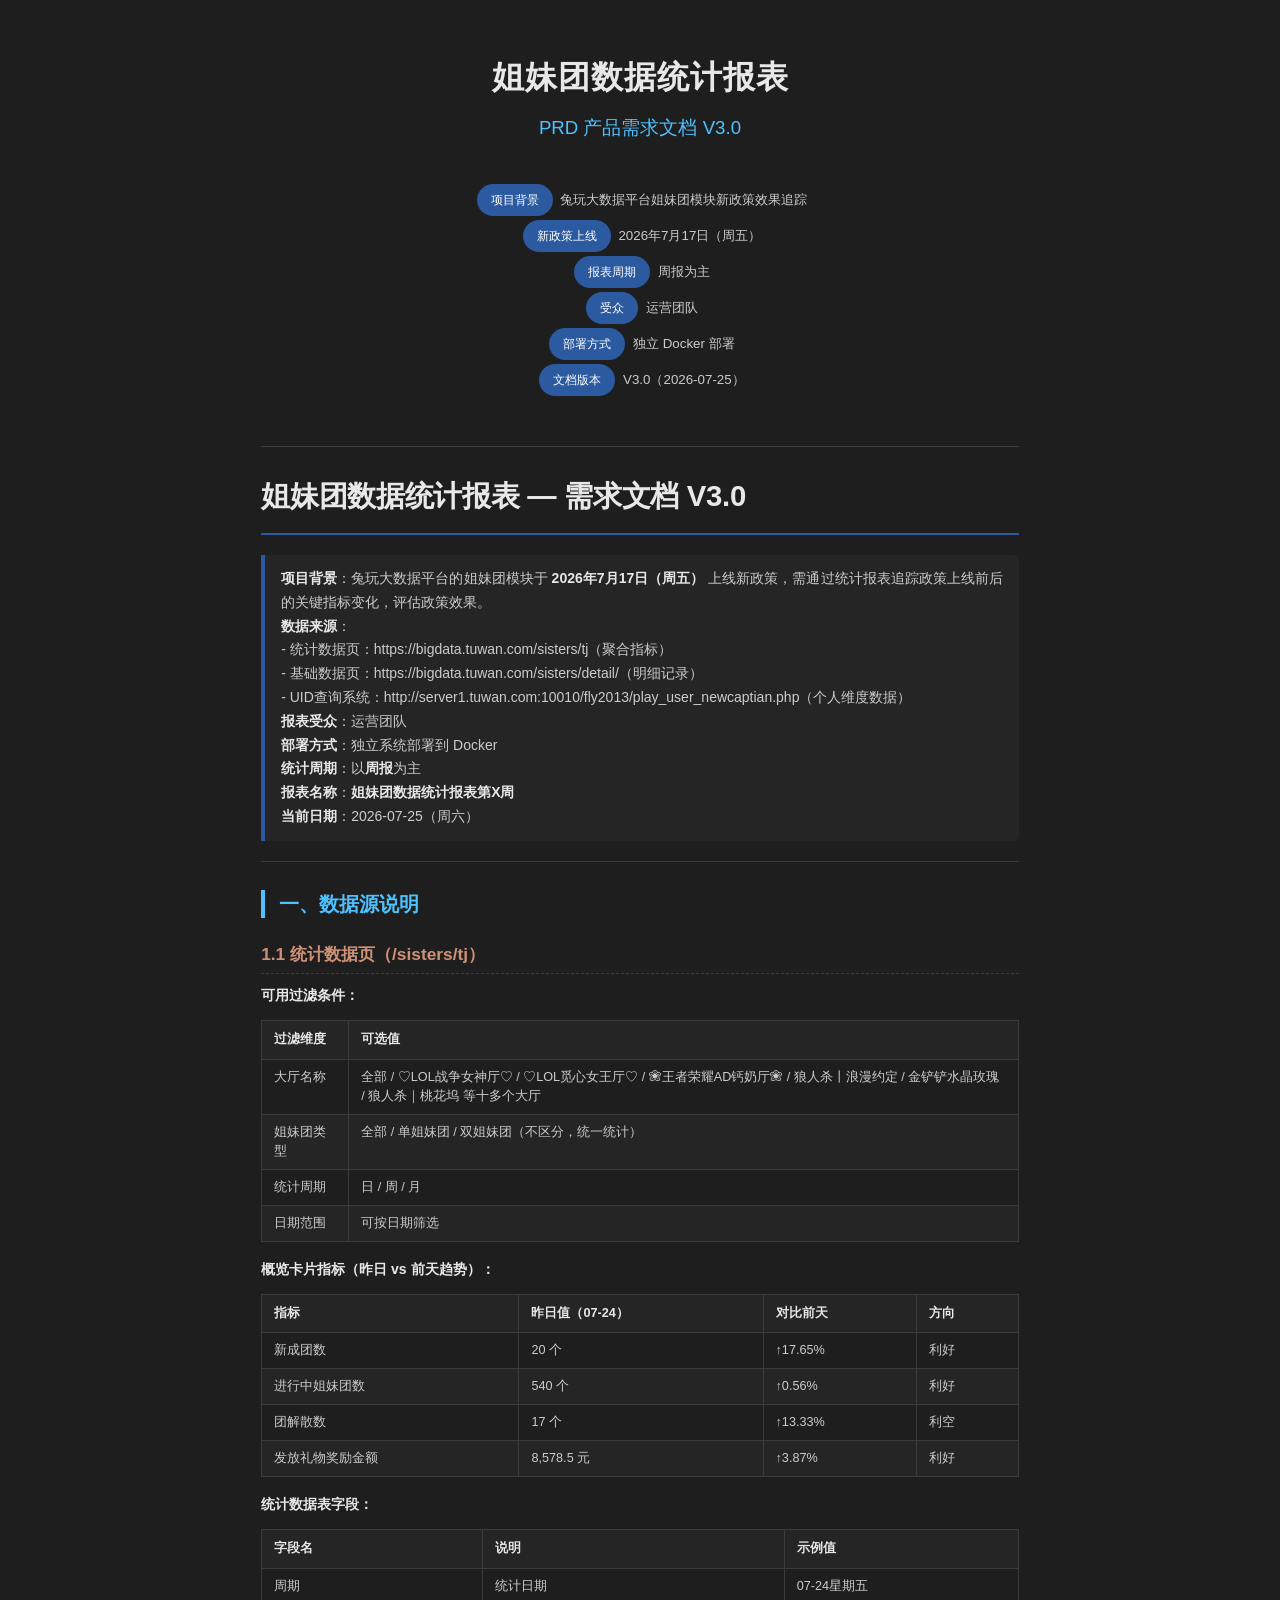
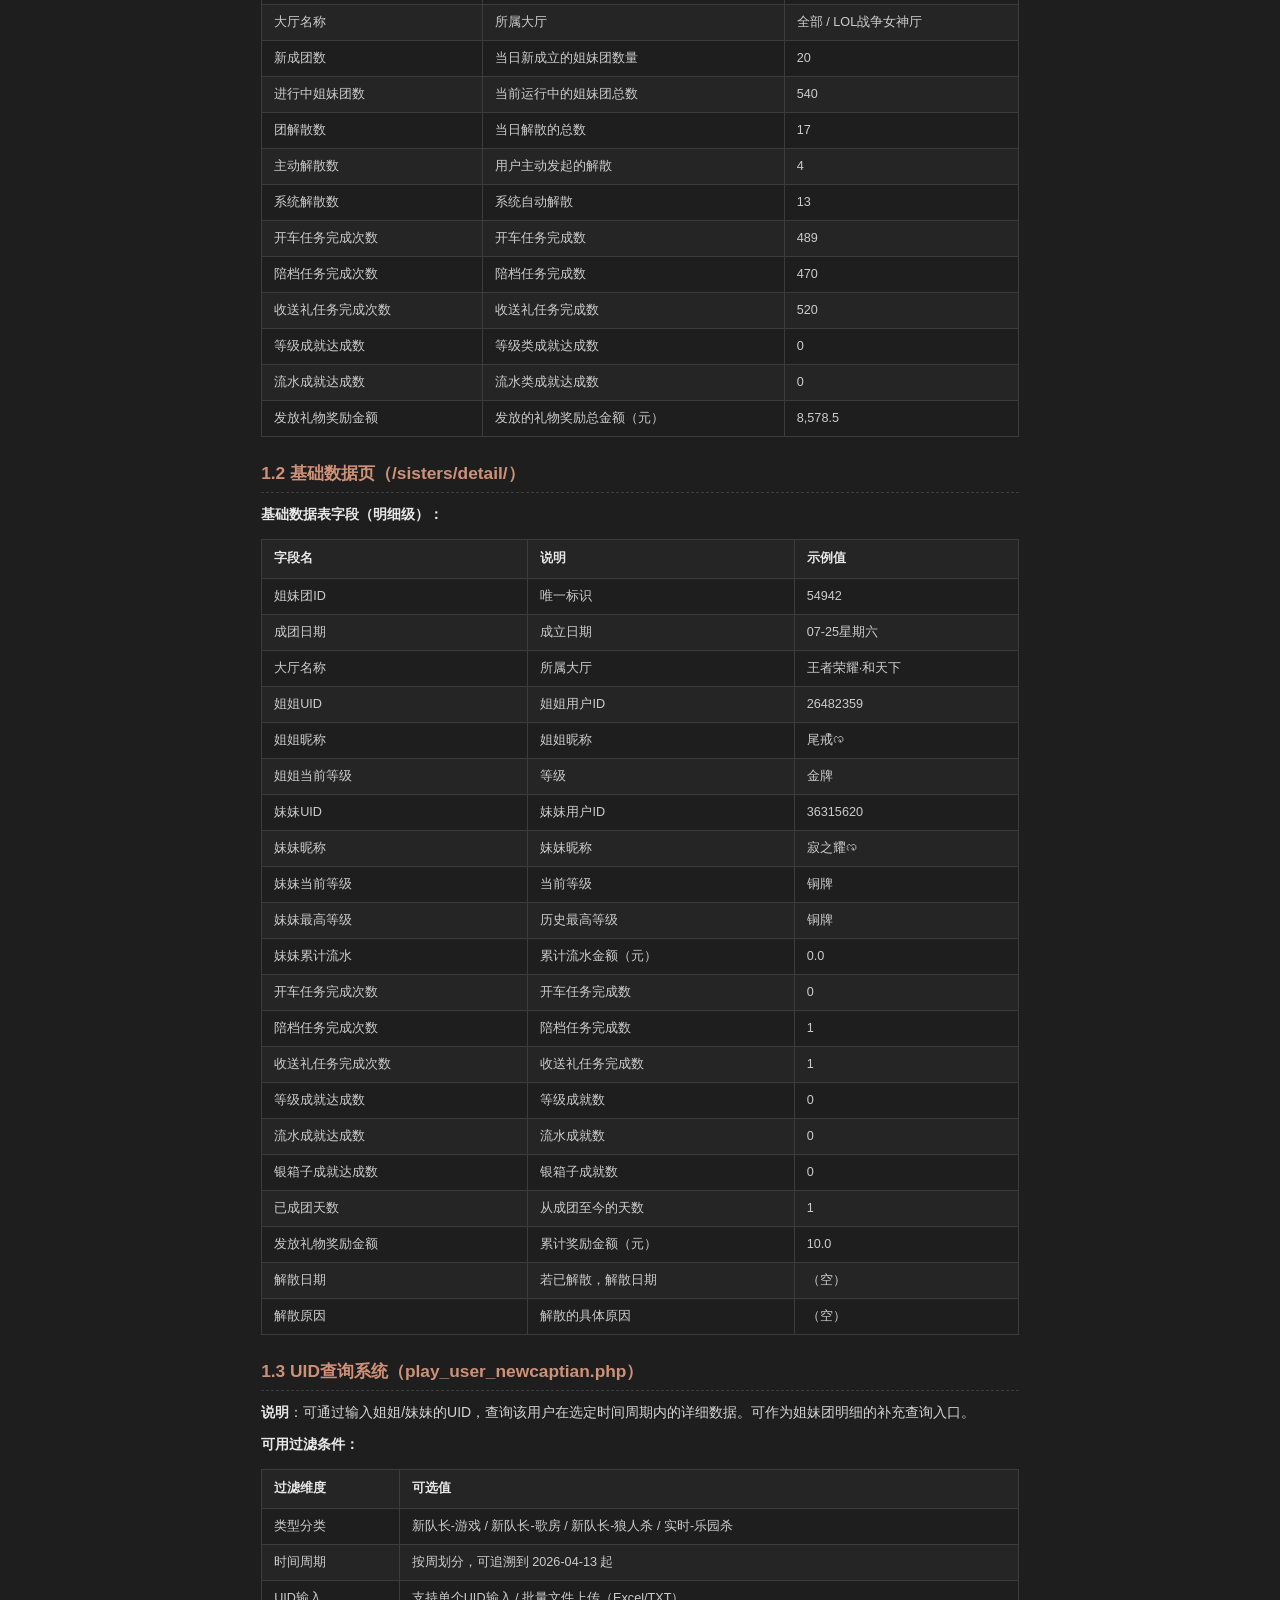
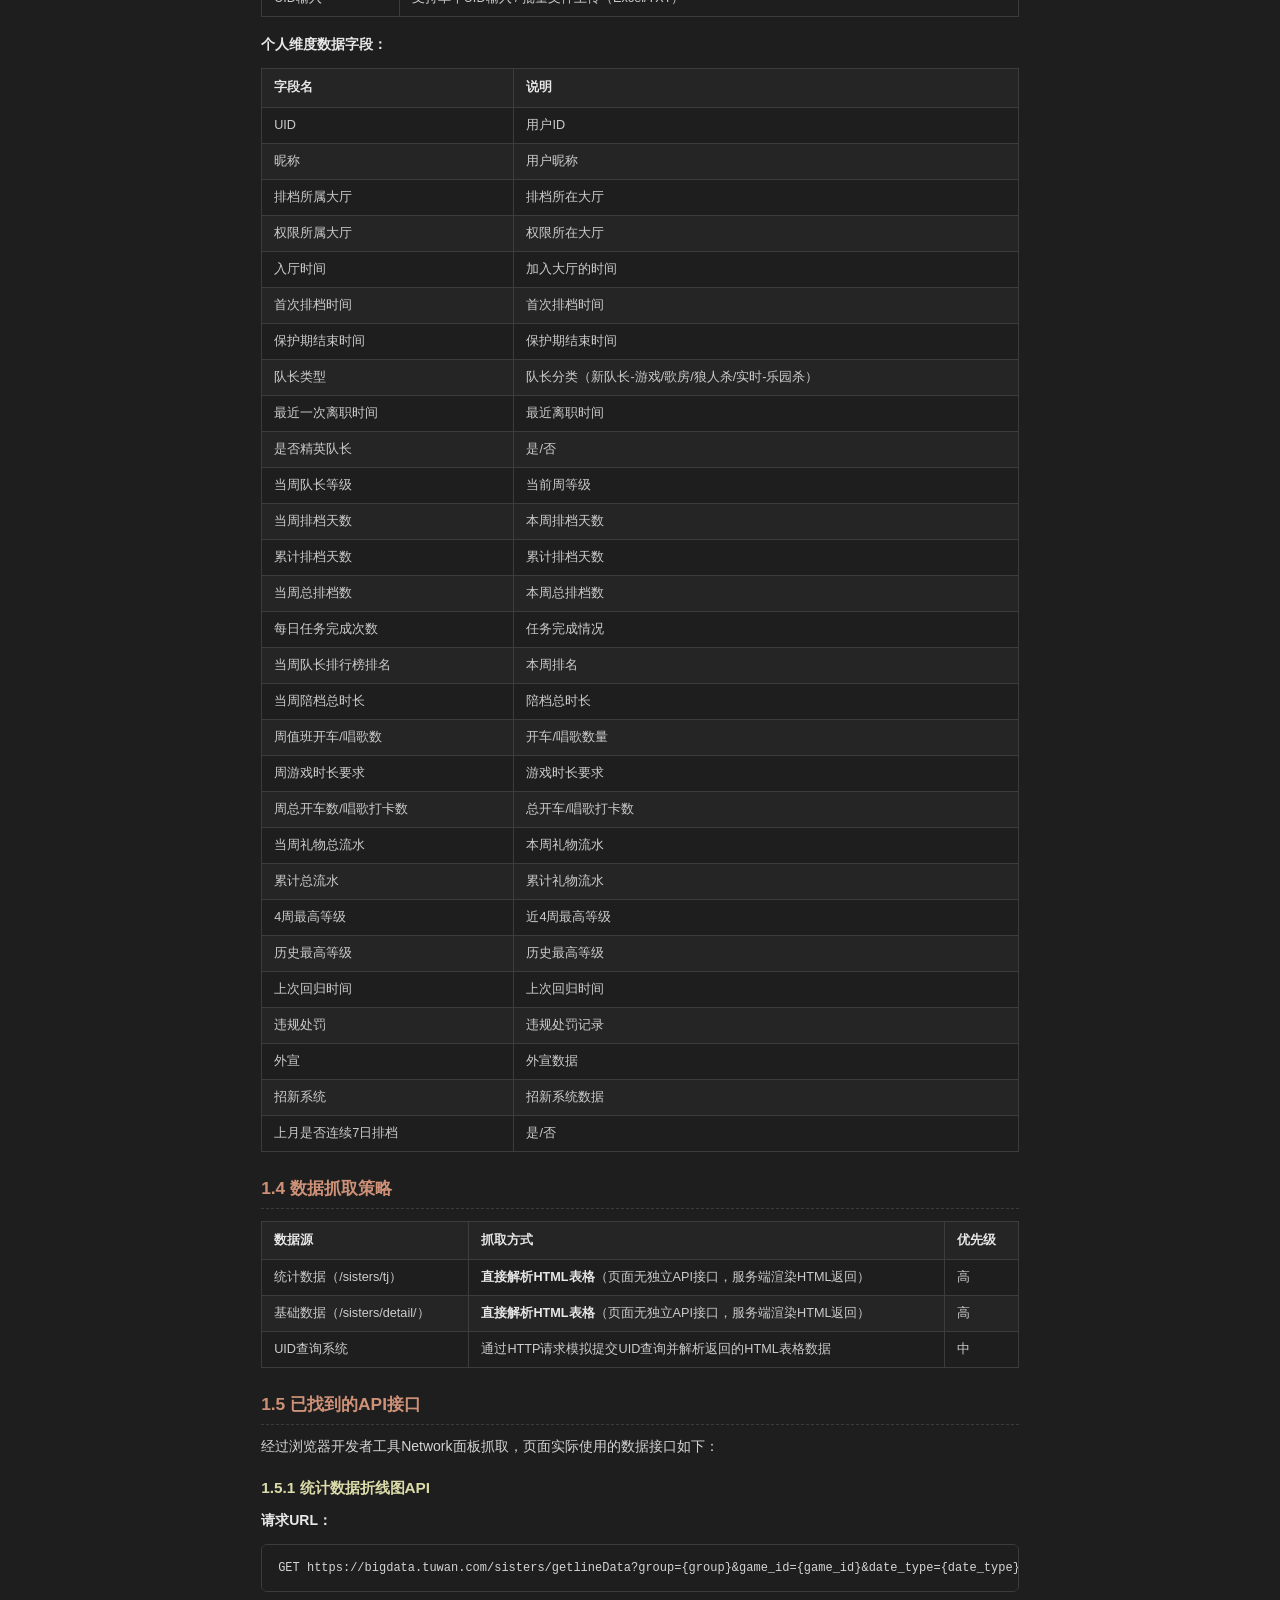
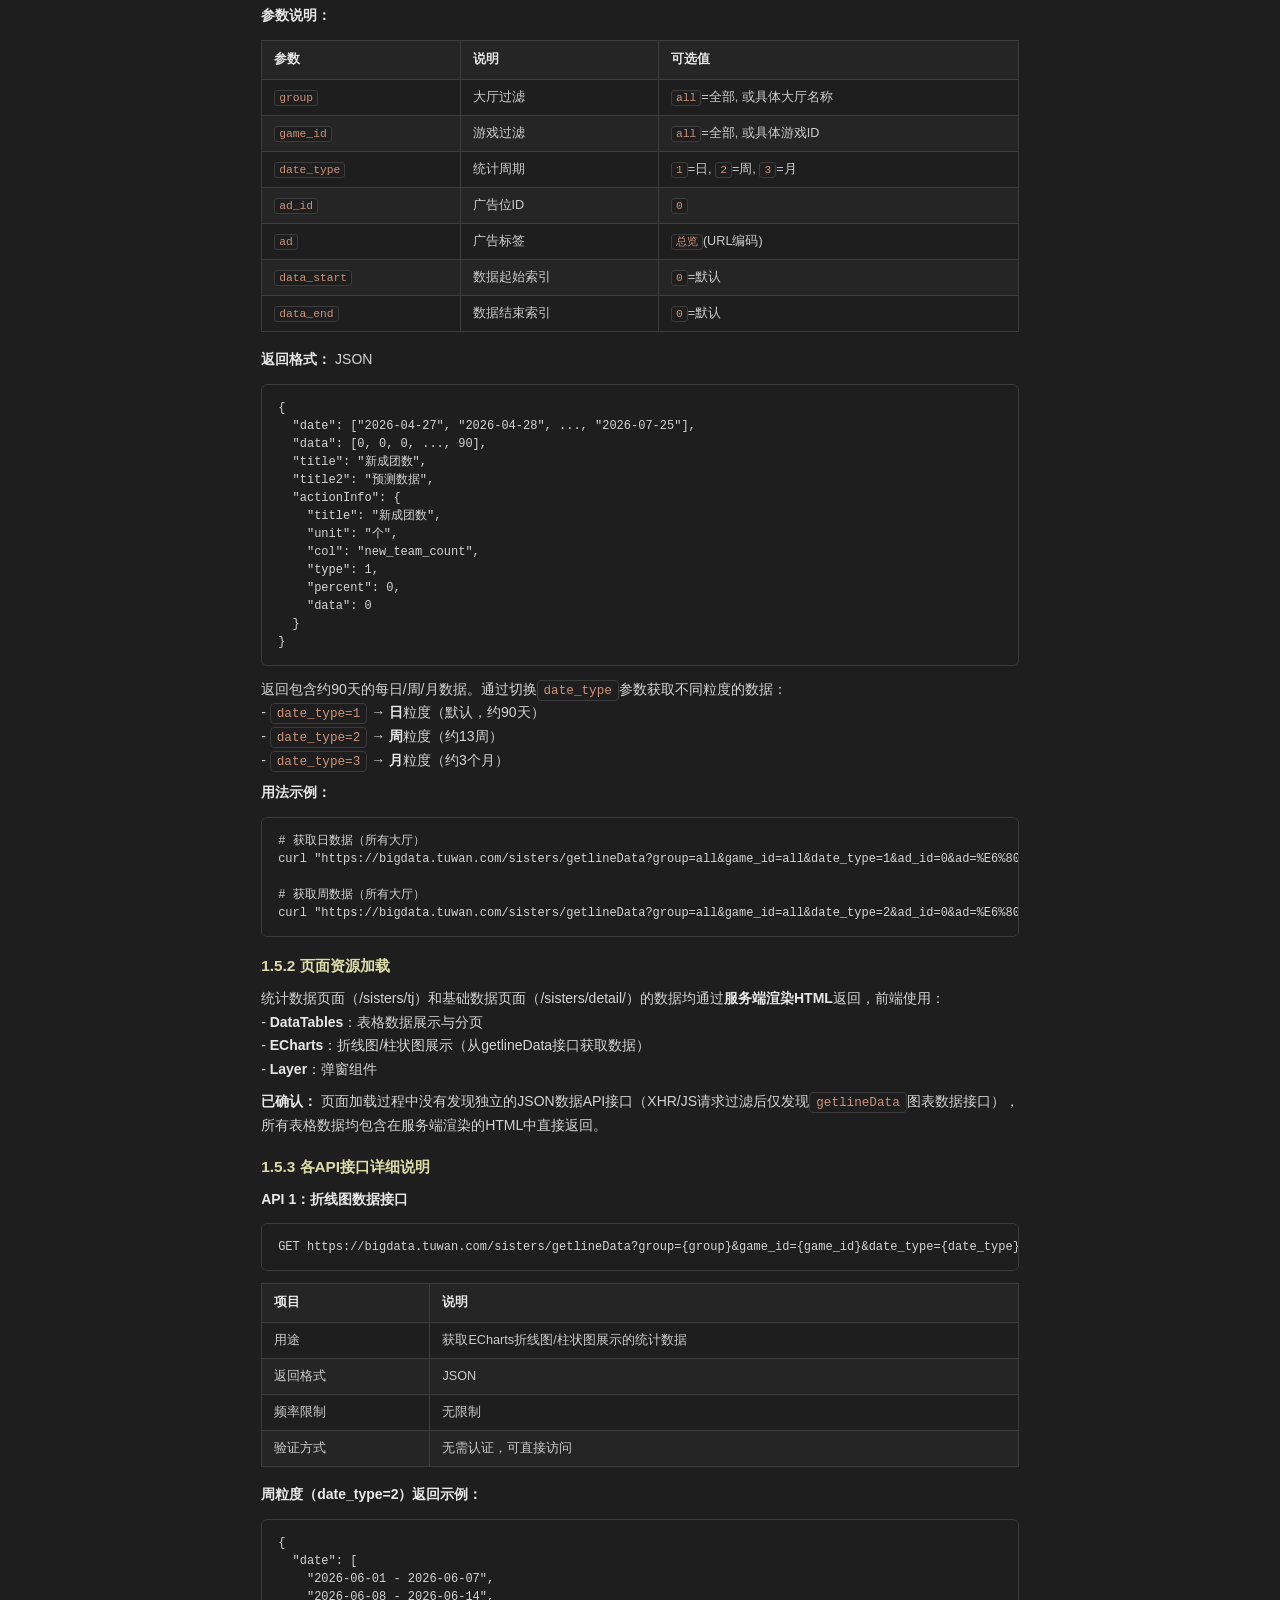
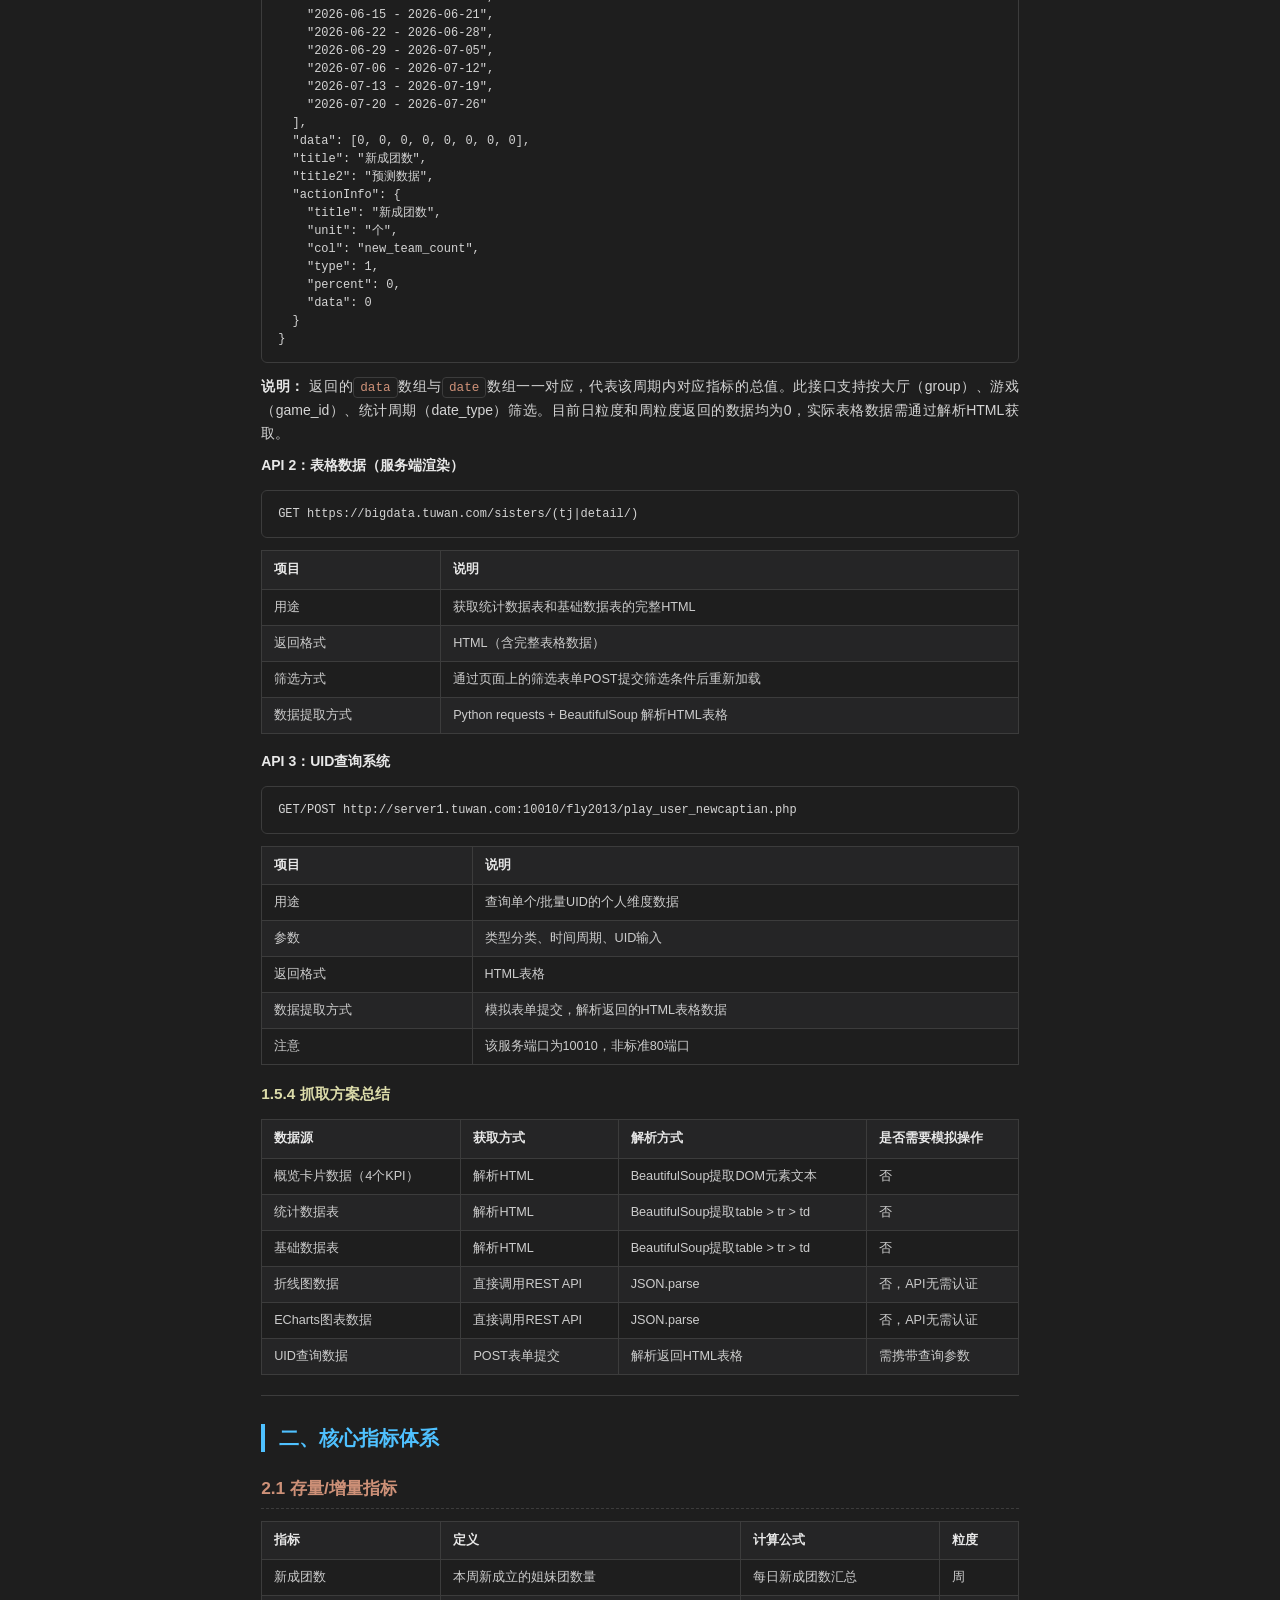
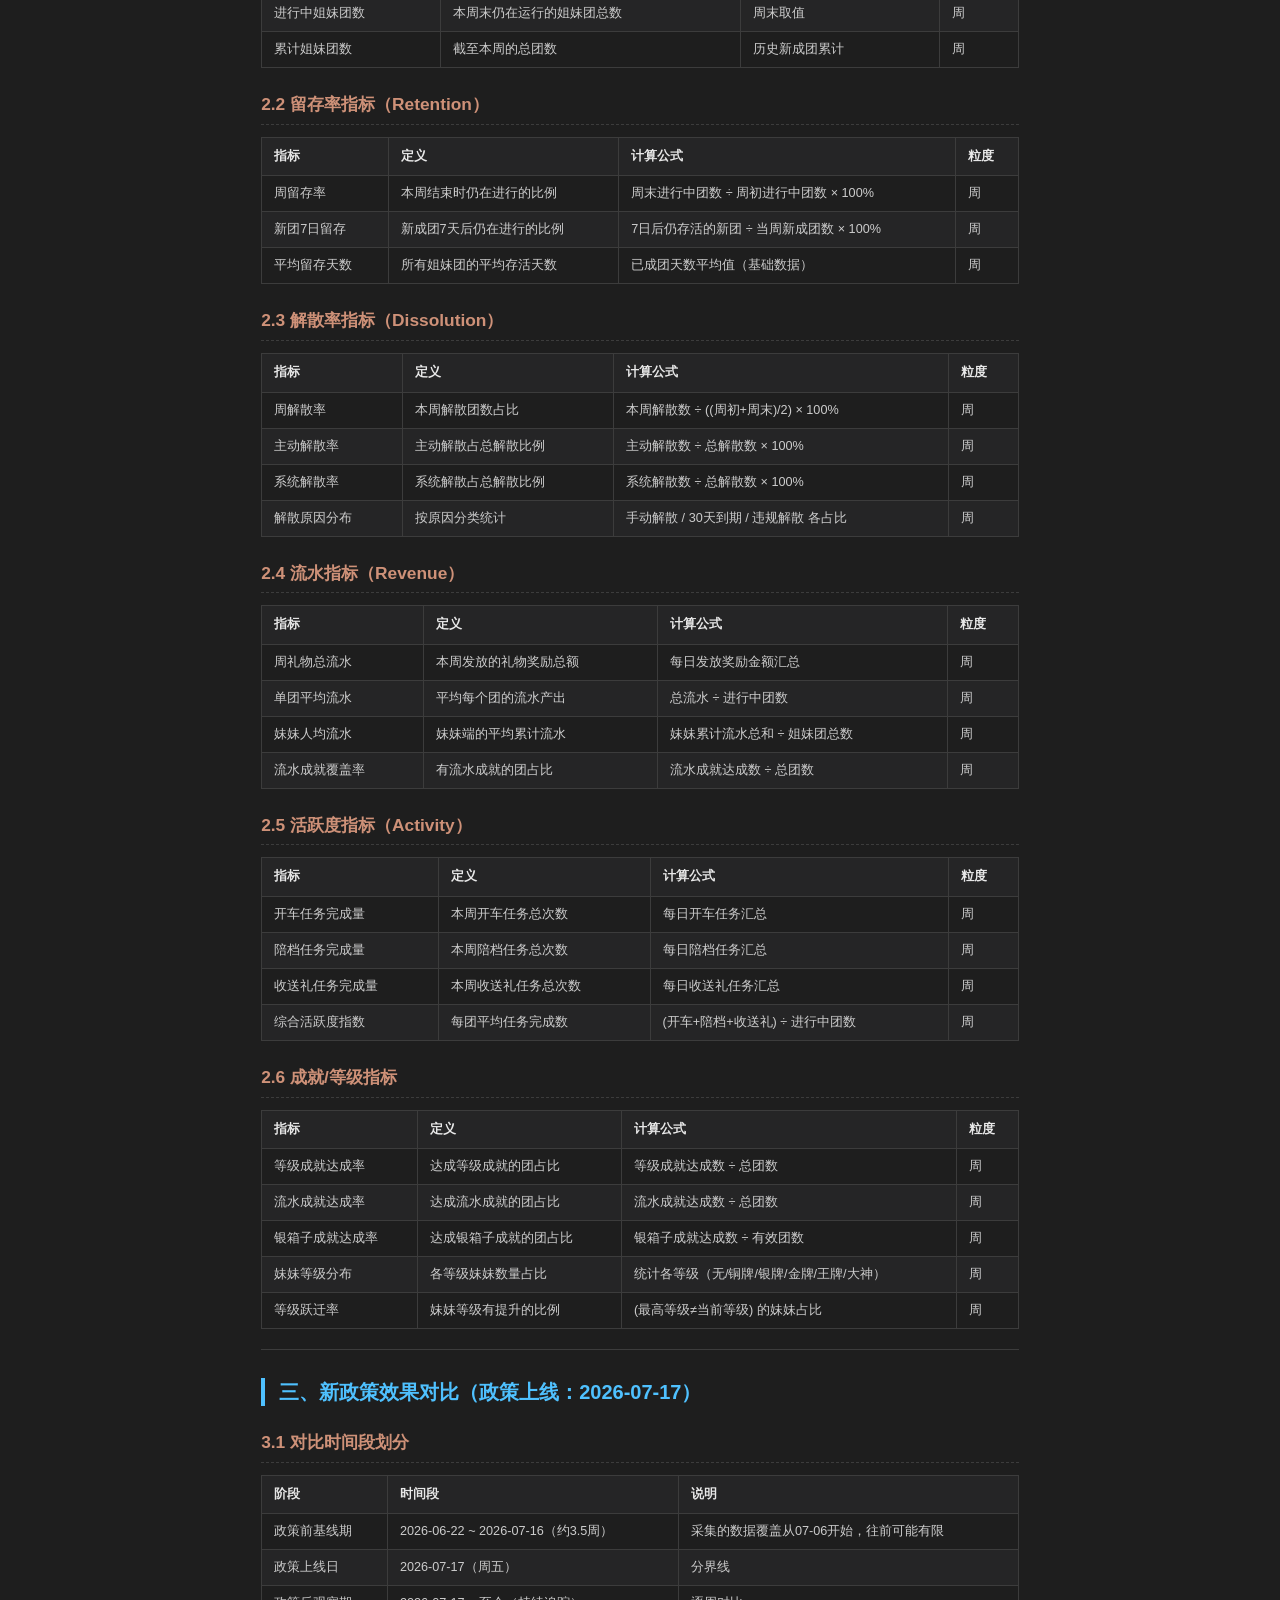
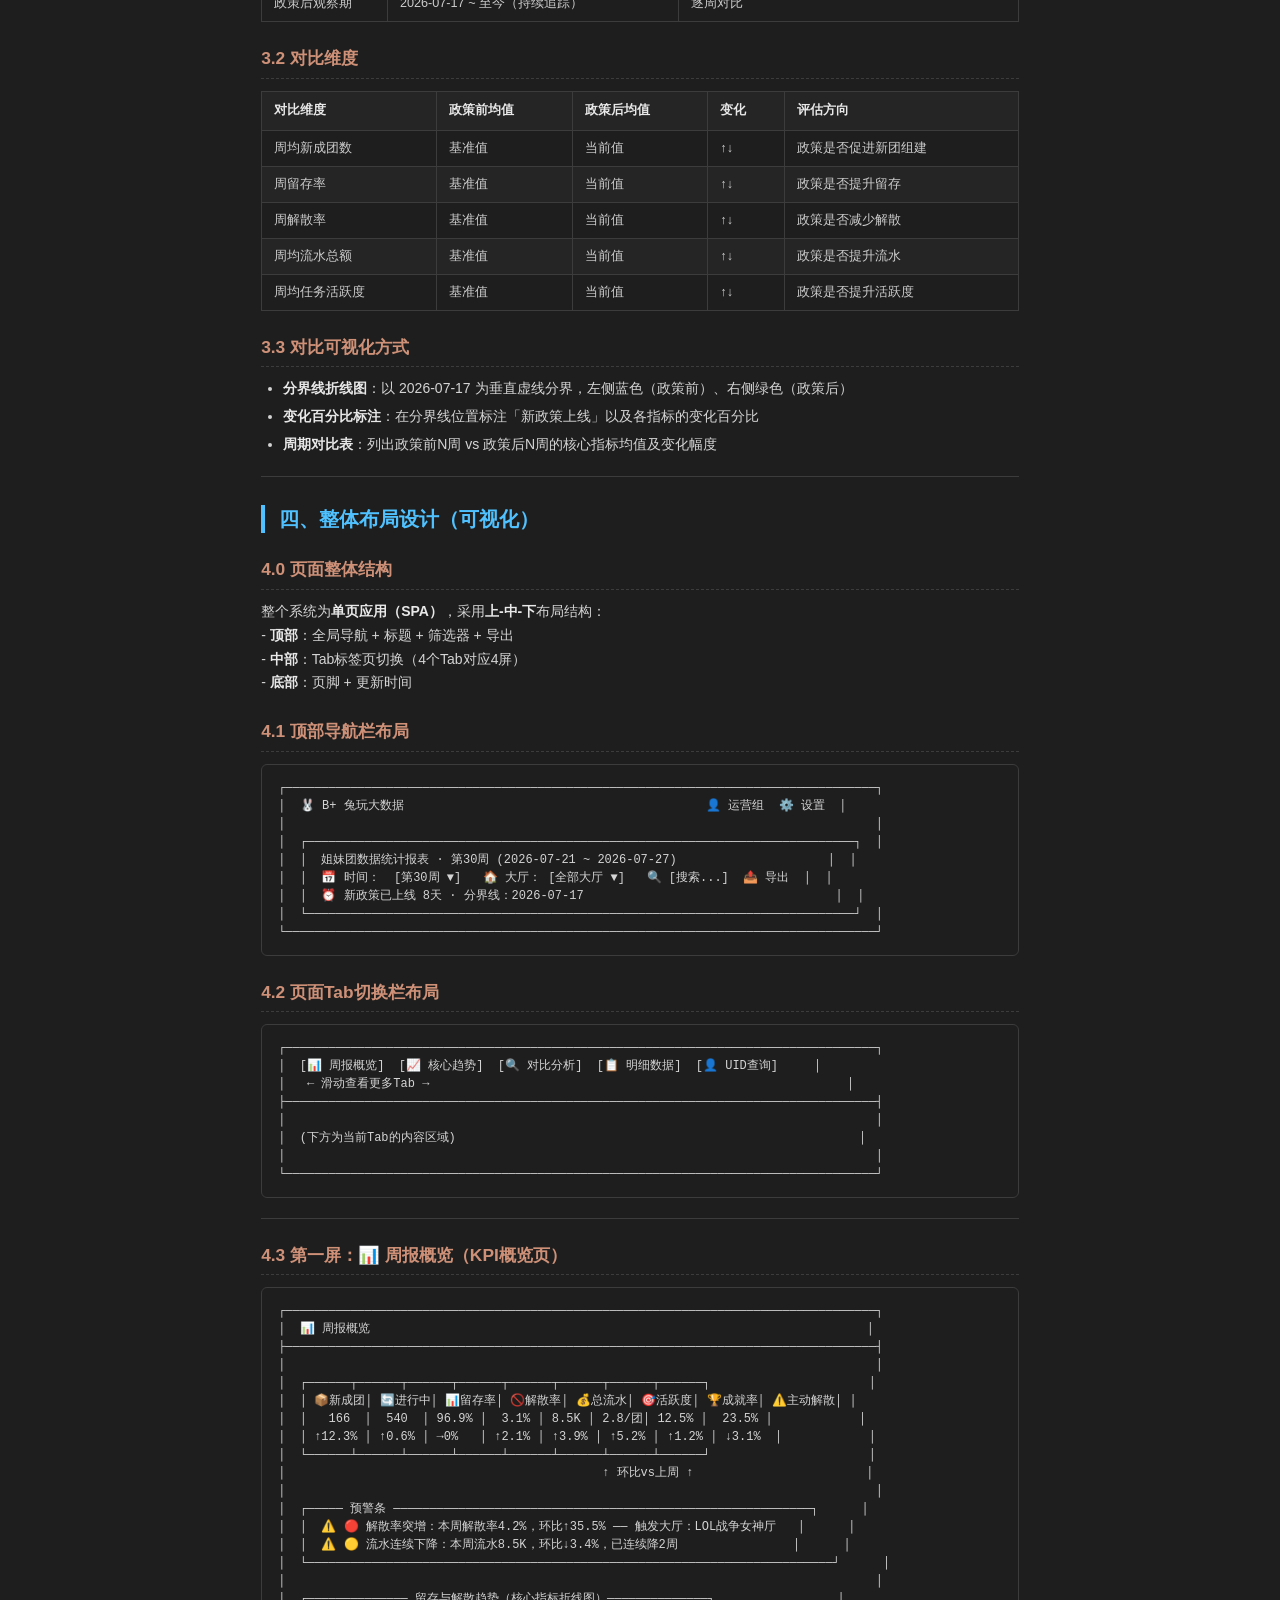
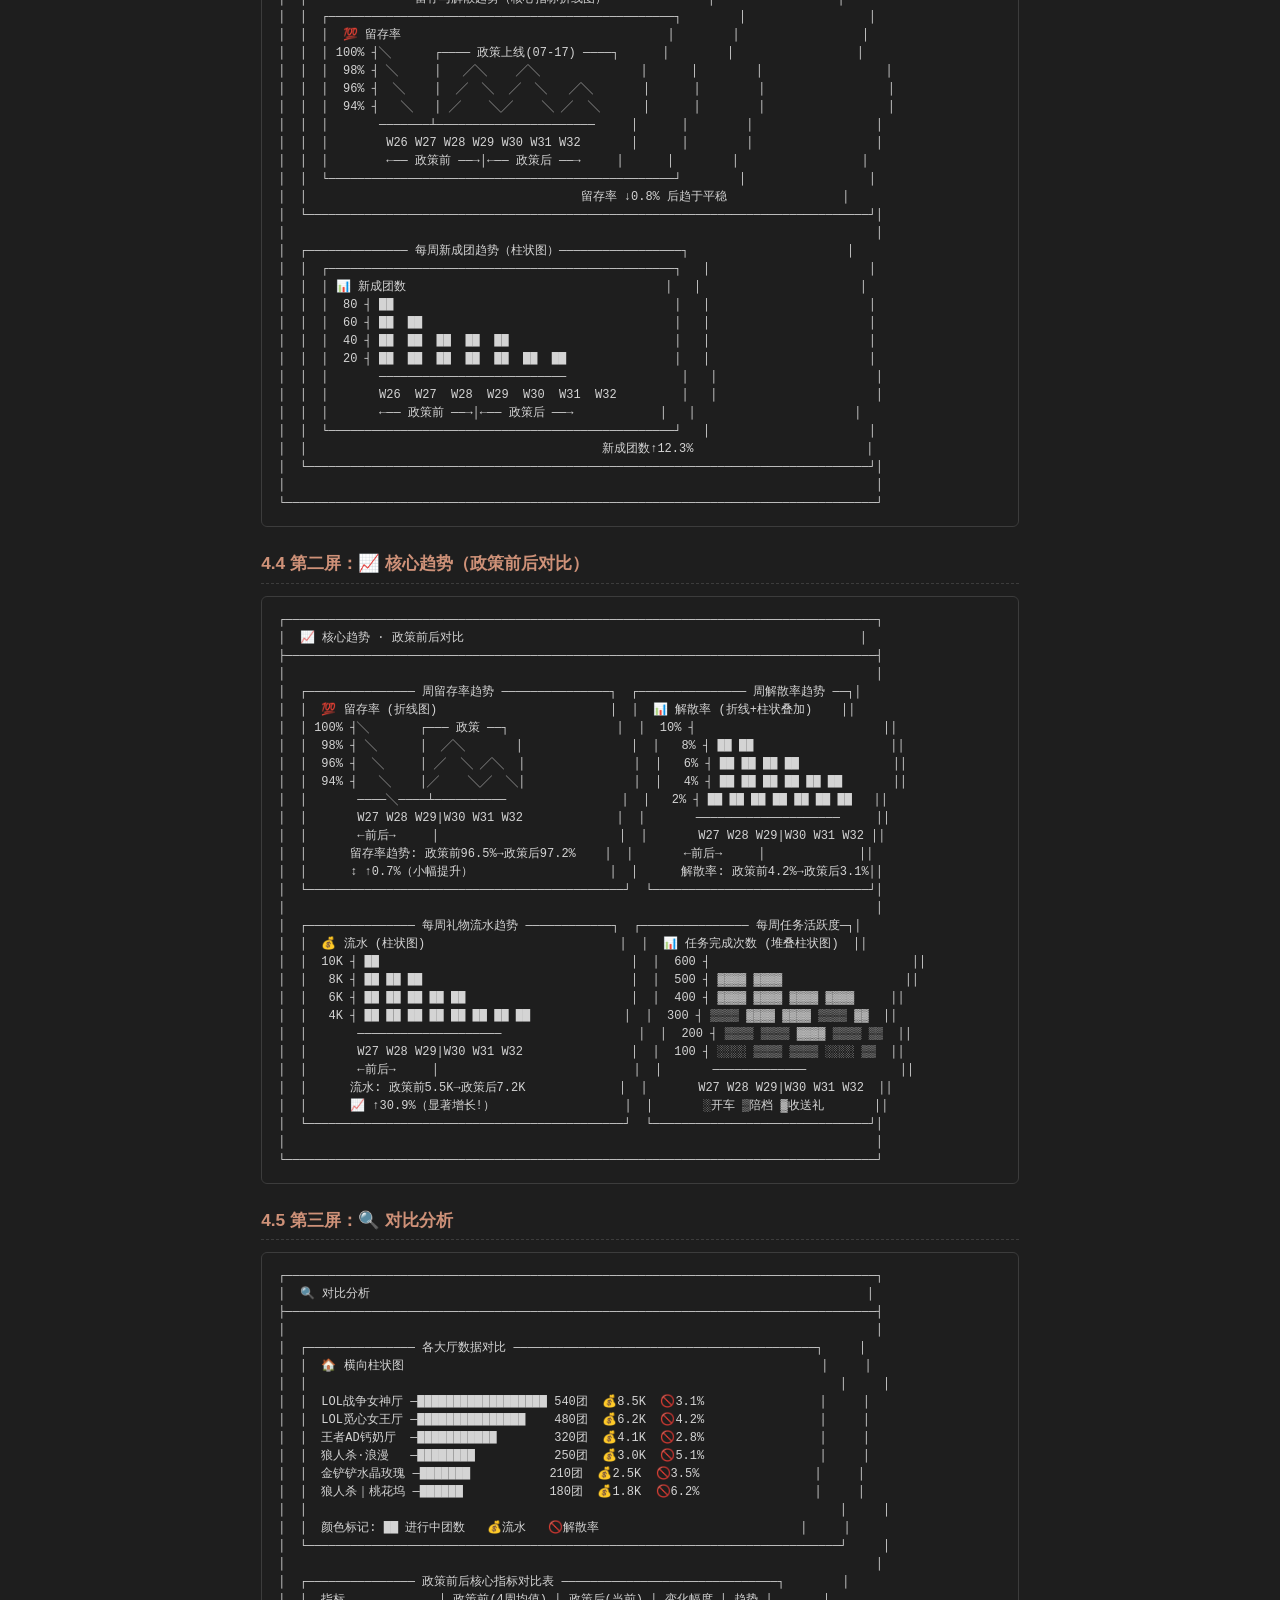
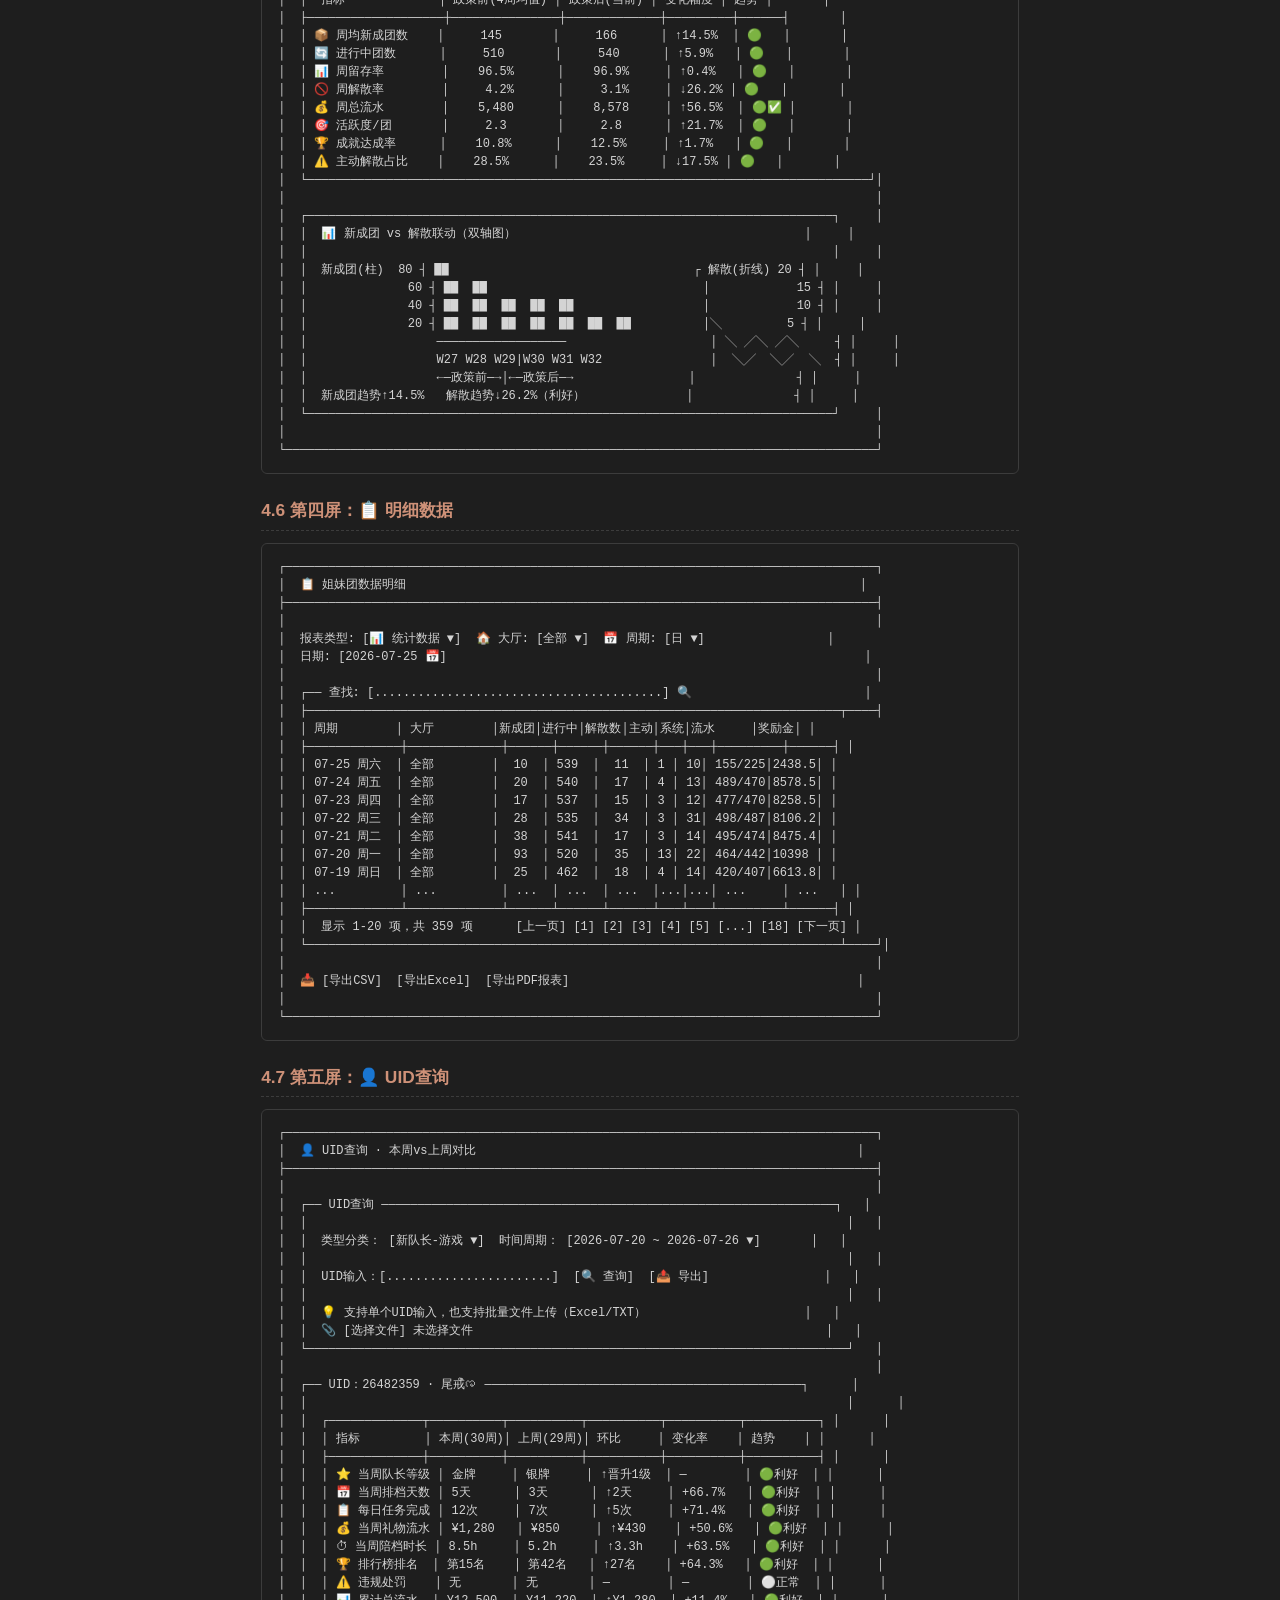
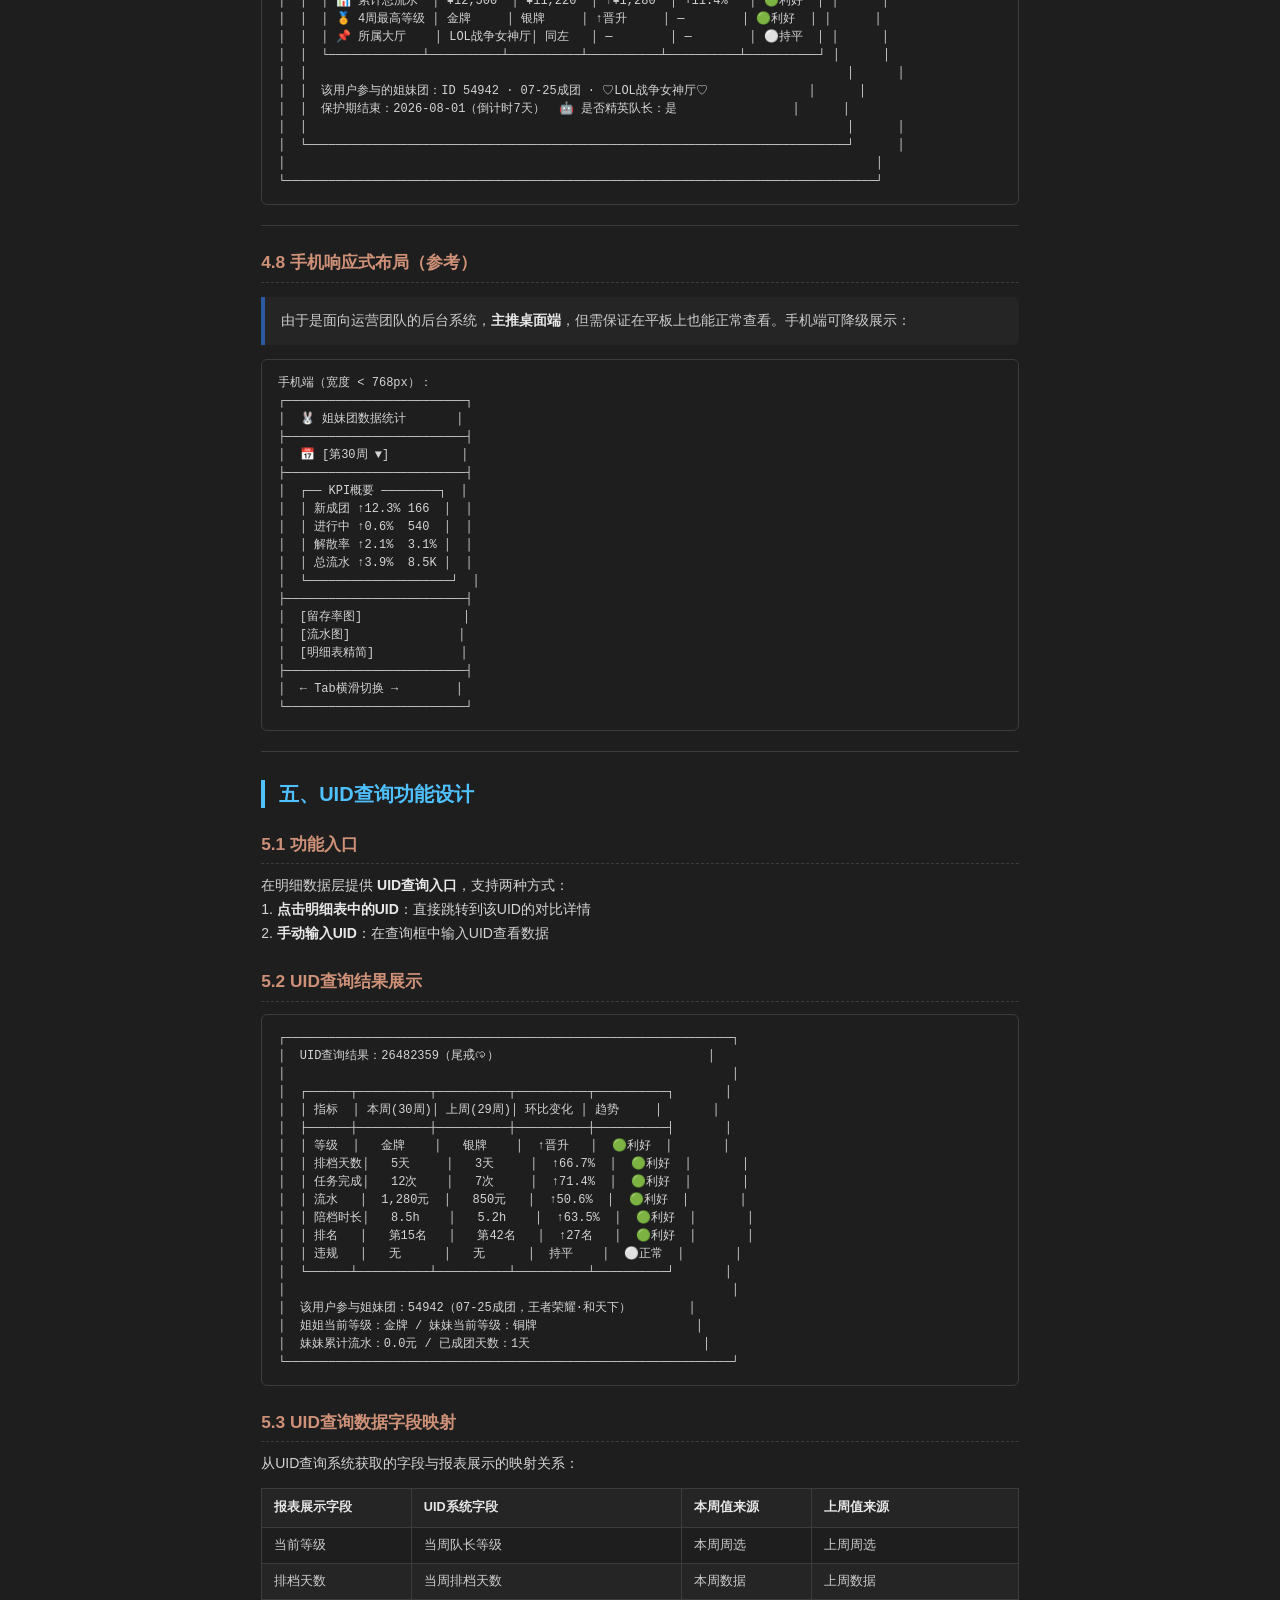
<file: 姐妹团数据统计报表_PRD_V3.0.html>
<!DOCTYPE html>
<html lang="zh-CN">
<head>
<meta charset="UTF-8">
<meta name="viewport" content="width=device-width, initial-scale=1.0">
<title>姐妹团数据统计报表 — PRD需求文档 V3.0</title>
<style>
/* ===== 基础排版（VS Code 暗色主题风格） ===== */
@page {
    size: A4;
    margin: 2cm 2cm 2.2cm 2cm;
    @bottom-center {
        content: "第 " counter(page) " 页";
        font-size: 8.5pt;
        color: #666;
        font-family: "PingFang SC", "Microsoft YaHei", sans-serif;
    }
}

@media print {
    body { -webkit-print-color-adjust: exact; print-color-adjust: exact; }
    h2, h3 { page-break-after: avoid; }
    table, blockquote, pre { page-break-inside: avoid; }
    tr { page-break-inside: avoid; }
}

* { box-sizing: border-box; }

body {
    font-family: "PingFang SC", "Microsoft YaHei", "Noto Sans CJK SC", "Hiragino Sans GB", sans-serif;
    font-size: 10.5pt;
    line-height: 1.7;
    color: #d4d4d4;
    max-width: 210mm;
    margin: 0 auto;
    padding: 0 18px 30px 18px;
    background: #1e1e1e;
}

/* ===== 标题体系 ===== */
h1 {
    font-size: 22pt;
    font-weight: 700;
    color: #e8e8e8;
    border-bottom: 2px solid #2c5aa0;
    padding-bottom: 12px;
    margin: 24px 0 20px 0;
    letter-spacing: -0.3px;
}

h2 {
    font-size: 15pt;
    font-weight: 600;
    color: #4fc1ff;
    border-left: 4px solid #4fc1ff;
    padding-left: 14px;
    margin: 28px 0 14px 0;
    line-height: 1.4;
    page-break-after: avoid;
}

h3 {
    font-size: 13pt;
    font-weight: 600;
    color: #ce9178;
    margin: 22px 0 10px 0;
    padding-bottom: 4px;
    border-bottom: 1px dashed #3c3c3c;
    page-break-after: avoid;
}

h4 {
    font-size: 11.5pt;
    font-weight: 600;
    color: #dcdcaa;
    margin: 16px 0 8px 0;
}

/* ===== 引用块 ===== */
blockquote {
    border-left: 4px solid #2c5aa0;
    margin: 14px 0;
    padding: 12px 16px;
    background: #252526;
    color: #cccccc;
    border-radius: 0 6px 6px 0;
}

blockquote p { margin: 5px 0; }
blockquote p:first-child { margin-top: 0; }
blockquote p:last-child { margin-bottom: 0; }

/* ===== 段落与文本 ===== */
p { margin: 8px 0; text-align: justify; }
strong { color: #e8e8e8; font-weight: 600; }
em { color: #9cdcfe; }
a { color: #4fc1ff; text-decoration: none; }
a:hover { text-decoration: underline; }

/* ===== 列表 ===== */
ul, ol { padding-left: 22px; margin: 8px 0; }
li { margin: 4px 0; }
li > ul, li > ol { margin: 3px 0; }

/* ===== 表格（核心：模仿 VS Code 预览效果） ===== */
table {
    width: 100%;
    border-collapse: collapse;
    margin: 12px 0 16px 0;
    font-size: 9.5pt;
    border: 1px solid #3c3c3c;
    page-break-inside: avoid;
}

/* 表头 */
thead {
    background: #252526;
}

th {
    color: #e8e8e8;
    padding: 10px 12px;
    text-align: left;
    font-weight: 600;
    font-size: 9.5pt;
    border: 1px solid #3c3c3c;
    white-space: nowrap;
    line-height: 1.4;
    background: #252526;
}

/* 表体 */
tbody tr {
    background: #1e1e1e;
}

tbody tr:nth-child(even) {
    background: #252526;
}

tbody tr:hover {
    background: #2a2d2e;
}

td {
    padding: 8px 12px;
    border: 1px solid #3c3c3c;
    vertical-align: top;
    line-height: 1.5;
    color: #cccccc;
}

/* 表格内代码 */
table code {
    background: #1e1e1e;
    padding: 1px 4px;
    border-radius: 3px;
    font-size: 8.5pt;
    color: #ce9178;
    border: 1px solid #3c3c3c;
}

/* 表格内链接 */
table a {
    color: #4fc1ff;
}

/* ===== 代码块 ===== */
code {
    background: #1e1e1e;
    padding: 2px 6px;
    border-radius: 4px;
    font-family: "SF Mono", "Fira Code", "Consolas", "Monaco", monospace;
    font-size: 9.5pt;
    color: #ce9178;
    border: 1px solid #3c3c3c;
}

pre {
    background: #1e1e1e;
    padding: 14px 16px;
    border-radius: 6px;
    overflow-x: auto;
    font-size: 9pt;
    line-height: 1.5;
    border: 1px solid #3c3c3c;
    margin: 12px 0;
}

pre code {
    background: none;
    padding: 0;
    color: #d4d4d4;
    font-size: 9pt;
    border: none;
}

/* ===== 分隔线 ===== */
hr {
    border: none;
    border-top: 1px solid #3c3c3c;
    margin: 20px 0;
}

/* ===== 封面区域 ===== */
.cover-title {
    font-size: 24pt;
    font-weight: 700;
    color: #e8e8e8;
    text-align: center;
    margin: 50px 0 8px 0;
    letter-spacing: 1px;
}

.cover-subtitle {
    font-size: 14pt;
    color: #4fc1ff;
    text-align: center;
    margin-bottom: 40px;
    font-weight: 500;
}

.cover-info {
    text-align: center;
    margin: 30px 0 50px 0;
    color: #cccccc;
    font-size: 10pt;
    line-height: 2;
}

.cover-info p { margin: 4px 0; text-align: center; }

.cover-badge {
    display: inline-block;
    background: #2c5aa0;
    color: #fff;
    padding: 4px 14px;
    border-radius: 20px;
    font-size: 9pt;
    margin: 0 4px;
}

/* ===== 目录 ===== */
#toc {
    background: #252526;
    padding: 18px 22px;
    border-radius: 8px;
    margin: 20px 0 30px 0;
    border: 1px solid #3c3c3c;
}

#toc h2 {
    border: none;
    padding: 0;
    margin: 0 0 10px 0;
    font-size: 13pt;
    color: #4fc1ff;
}

#toc ul {
    list-style: none;
    padding-left: 0;
    margin: 0;
    font-size: 10pt;
}

#toc li {
    margin: 5px 0;
    padding-left: 0;
}

#toc a {
    color: #4fc1ff;
}

/* ===== 打印优化 ===== */
@media print {
    body { padding: 0; max-width: 100%; }
    h1 { margin-top: 0; }
    .cover-title { margin-top: 30px; }
}
</style>
</head>
<body>

<!-- 封面 -->
<div class="cover-title">姐妹团数据统计报表</div>
<div class="cover-subtitle">PRD 产品需求文档 V3.0</div>

<div class="cover-info">
    <p><span class="cover-badge">项目背景</span> 兔玩大数据平台姐妹团模块新政策效果追踪</p>
    <p><span class="cover-badge">新政策上线</span> 2026年7月17日（周五）</p>
    <p><span class="cover-badge">报表周期</span> 周报为主</p>
    <p><span class="cover-badge">受众</span> 运营团队</p>
    <p><span class="cover-badge">部署方式</span> 独立 Docker 部署</p>
    <p><span class="cover-badge">文档版本</span> V3.0（2026-07-25）</p>
</div>

<hr>

<!-- 正文 -->
<h1 id="v30">姐妹团数据统计报表 — 需求文档 V3.0</h1>
<blockquote>
<p><strong>项目背景</strong>：兔玩大数据平台的姐妹团模块于 <strong>2026年7月17日（周五）</strong> 上线新政策，需通过统计报表追踪政策上线前后的关键指标变化，评估政策效果。<br />
<strong>数据来源</strong>：<br />
  - 统计数据页：https://bigdata.tuwan.com/sisters/tj（聚合指标）<br />
  - 基础数据页：https://bigdata.tuwan.com/sisters/detail/（明细记录）<br />
  - UID查询系统：http://server1.tuwan.com:10010/fly2013/play_user_newcaptian.php（个人维度数据）<br />
<strong>报表受众</strong>：运营团队<br />
<strong>部署方式</strong>：独立系统部署到 Docker<br />
<strong>统计周期</strong>：以<strong>周报</strong>为主<br />
<strong>报表名称</strong>：<strong>姐妹团数据统计报表第X周</strong><br />
<strong>当前日期</strong>：2026-07-25（周六）</p>
</blockquote>
<hr />
<h2 id="_1">一、数据源说明</h2>
<h3 id="11-sisterstj">1.1 统计数据页（/sisters/tj）</h3>
<p><strong>可用过滤条件：</strong></p>
<table>
<thead>
<tr>
<th>过滤维度</th>
<th>可选值</th>
</tr>
</thead>
<tbody>
<tr>
<td>大厅名称</td>
<td>全部 / ♡LOL战争女神厅♡ / ♡LOL觅心女王厅♡ / ❀王者荣耀AD钙奶厅❀ / 狼人杀丨浪漫约定 / 金铲铲水晶玫瑰 / 狼人杀｜桃花坞 等十多个大厅</td>
</tr>
<tr>
<td>姐妹团类型</td>
<td>全部 / 单姐妹团 / 双姐妹团（不区分，统一统计）</td>
</tr>
<tr>
<td>统计周期</td>
<td>日 / 周 / 月</td>
</tr>
<tr>
<td>日期范围</td>
<td>可按日期筛选</td>
</tr>
</tbody>
</table>
<p><strong>概览卡片指标（昨日 vs 前天趋势）：</strong></p>
<table>
<thead>
<tr>
<th>指标</th>
<th>昨日值（07-24）</th>
<th>对比前天</th>
<th>方向</th>
</tr>
</thead>
<tbody>
<tr>
<td>新成团数</td>
<td>20 个</td>
<td>↑17.65%</td>
<td>利好</td>
</tr>
<tr>
<td>进行中姐妹团数</td>
<td>540 个</td>
<td>↑0.56%</td>
<td>利好</td>
</tr>
<tr>
<td>团解散数</td>
<td>17 个</td>
<td>↑13.33%</td>
<td>利空</td>
</tr>
<tr>
<td>发放礼物奖励金额</td>
<td>8,578.5 元</td>
<td>↑3.87%</td>
<td>利好</td>
</tr>
</tbody>
</table>
<p><strong>统计数据表字段：</strong></p>
<table>
<thead>
<tr>
<th>字段名</th>
<th>说明</th>
<th>示例值</th>
</tr>
</thead>
<tbody>
<tr>
<td>周期</td>
<td>统计日期</td>
<td>07-24星期五</td>
</tr>
<tr>
<td>大厅名称</td>
<td>所属大厅</td>
<td>全部 / LOL战争女神厅</td>
</tr>
<tr>
<td>新成团数</td>
<td>当日新成立的姐妹团数量</td>
<td>20</td>
</tr>
<tr>
<td>进行中姐妹团数</td>
<td>当前运行中的姐妹团总数</td>
<td>540</td>
</tr>
<tr>
<td>团解散数</td>
<td>当日解散的总数</td>
<td>17</td>
</tr>
<tr>
<td>主动解散数</td>
<td>用户主动发起的解散</td>
<td>4</td>
</tr>
<tr>
<td>系统解散数</td>
<td>系统自动解散</td>
<td>13</td>
</tr>
<tr>
<td>开车任务完成次数</td>
<td>开车任务完成数</td>
<td>489</td>
</tr>
<tr>
<td>陪档任务完成次数</td>
<td>陪档任务完成数</td>
<td>470</td>
</tr>
<tr>
<td>收送礼任务完成次数</td>
<td>收送礼任务完成数</td>
<td>520</td>
</tr>
<tr>
<td>等级成就达成数</td>
<td>等级类成就达成数</td>
<td>0</td>
</tr>
<tr>
<td>流水成就达成数</td>
<td>流水类成就达成数</td>
<td>0</td>
</tr>
<tr>
<td>发放礼物奖励金额</td>
<td>发放的礼物奖励总金额（元）</td>
<td>8,578.5</td>
</tr>
</tbody>
</table>
<h3 id="12-sistersdetail">1.2 基础数据页（/sisters/detail/）</h3>
<p><strong>基础数据表字段（明细级）：</strong></p>
<table>
<thead>
<tr>
<th>字段名</th>
<th>说明</th>
<th>示例值</th>
</tr>
</thead>
<tbody>
<tr>
<td>姐妹团ID</td>
<td>唯一标识</td>
<td>54942</td>
</tr>
<tr>
<td>成团日期</td>
<td>成立日期</td>
<td>07-25星期六</td>
</tr>
<tr>
<td>大厅名称</td>
<td>所属大厅</td>
<td>王者荣耀·和天下</td>
</tr>
<tr>
<td>姐姐UID</td>
<td>姐姐用户ID</td>
<td>26482359</td>
</tr>
<tr>
<td>姐姐昵称</td>
<td>姐姐昵称</td>
<td>尾戒ᩚಣ</td>
</tr>
<tr>
<td>姐姐当前等级</td>
<td>等级</td>
<td>金牌</td>
</tr>
<tr>
<td>妹妹UID</td>
<td>妹妹用户ID</td>
<td>36315620</td>
</tr>
<tr>
<td>妹妹昵称</td>
<td>妹妹昵称</td>
<td>寂之耀ᩚಣ</td>
</tr>
<tr>
<td>妹妹当前等级</td>
<td>当前等级</td>
<td>铜牌</td>
</tr>
<tr>
<td>妹妹最高等级</td>
<td>历史最高等级</td>
<td>铜牌</td>
</tr>
<tr>
<td>妹妹累计流水</td>
<td>累计流水金额（元）</td>
<td>0.0</td>
</tr>
<tr>
<td>开车任务完成次数</td>
<td>开车任务完成数</td>
<td>0</td>
</tr>
<tr>
<td>陪档任务完成次数</td>
<td>陪档任务完成数</td>
<td>1</td>
</tr>
<tr>
<td>收送礼任务完成次数</td>
<td>收送礼任务完成数</td>
<td>1</td>
</tr>
<tr>
<td>等级成就达成数</td>
<td>等级成就数</td>
<td>0</td>
</tr>
<tr>
<td>流水成就达成数</td>
<td>流水成就数</td>
<td>0</td>
</tr>
<tr>
<td>银箱子成就达成数</td>
<td>银箱子成就数</td>
<td>0</td>
</tr>
<tr>
<td>已成团天数</td>
<td>从成团至今的天数</td>
<td>1</td>
</tr>
<tr>
<td>发放礼物奖励金额</td>
<td>累计奖励金额（元）</td>
<td>10.0</td>
</tr>
<tr>
<td>解散日期</td>
<td>若已解散，解散日期</td>
<td>（空）</td>
</tr>
<tr>
<td>解散原因</td>
<td>解散的具体原因</td>
<td>（空）</td>
</tr>
</tbody>
</table>
<h3 id="13-uidplay_user_newcaptianphp">1.3 UID查询系统（play_user_newcaptian.php）</h3>
<p><strong>说明</strong>：可通过输入姐姐/妹妹的UID，查询该用户在选定时间周期内的详细数据。可作为姐妹团明细的补充查询入口。</p>
<p><strong>可用过滤条件：</strong></p>
<table>
<thead>
<tr>
<th>过滤维度</th>
<th>可选值</th>
</tr>
</thead>
<tbody>
<tr>
<td>类型分类</td>
<td>新队长-游戏 / 新队长-歌房 / 新队长-狼人杀 / 实时-乐园杀</td>
</tr>
<tr>
<td>时间周期</td>
<td>按周划分，可追溯到 2026-04-13 起</td>
</tr>
<tr>
<td>UID输入</td>
<td>支持单个UID输入 / 批量文件上传（Excel/TXT）</td>
</tr>
</tbody>
</table>
<p><strong>个人维度数据字段：</strong></p>
<table>
<thead>
<tr>
<th>字段名</th>
<th>说明</th>
</tr>
</thead>
<tbody>
<tr>
<td>UID</td>
<td>用户ID</td>
</tr>
<tr>
<td>昵称</td>
<td>用户昵称</td>
</tr>
<tr>
<td>排档所属大厅</td>
<td>排档所在大厅</td>
</tr>
<tr>
<td>权限所属大厅</td>
<td>权限所在大厅</td>
</tr>
<tr>
<td>入厅时间</td>
<td>加入大厅的时间</td>
</tr>
<tr>
<td>首次排档时间</td>
<td>首次排档时间</td>
</tr>
<tr>
<td>保护期结束时间</td>
<td>保护期结束时间</td>
</tr>
<tr>
<td>队长类型</td>
<td>队长分类（新队长-游戏/歌房/狼人杀/实时-乐园杀）</td>
</tr>
<tr>
<td>最近一次离职时间</td>
<td>最近离职时间</td>
</tr>
<tr>
<td>是否精英队长</td>
<td>是/否</td>
</tr>
<tr>
<td>当周队长等级</td>
<td>当前周等级</td>
</tr>
<tr>
<td>当周排档天数</td>
<td>本周排档天数</td>
</tr>
<tr>
<td>累计排档天数</td>
<td>累计排档天数</td>
</tr>
<tr>
<td>当周总排档数</td>
<td>本周总排档数</td>
</tr>
<tr>
<td>每日任务完成次数</td>
<td>任务完成情况</td>
</tr>
<tr>
<td>当周队长排行榜排名</td>
<td>本周排名</td>
</tr>
<tr>
<td>当周陪档总时长</td>
<td>陪档总时长</td>
</tr>
<tr>
<td>周值班开车/唱歌数</td>
<td>开车/唱歌数量</td>
</tr>
<tr>
<td>周游戏时长要求</td>
<td>游戏时长要求</td>
</tr>
<tr>
<td>周总开车数/唱歌打卡数</td>
<td>总开车/唱歌打卡数</td>
</tr>
<tr>
<td>当周礼物总流水</td>
<td>本周礼物流水</td>
</tr>
<tr>
<td>累计总流水</td>
<td>累计礼物流水</td>
</tr>
<tr>
<td>4周最高等级</td>
<td>近4周最高等级</td>
</tr>
<tr>
<td>历史最高等级</td>
<td>历史最高等级</td>
</tr>
<tr>
<td>上次回归时间</td>
<td>上次回归时间</td>
</tr>
<tr>
<td>违规处罚</td>
<td>违规处罚记录</td>
</tr>
<tr>
<td>外宣</td>
<td>外宣数据</td>
</tr>
<tr>
<td>招新系统</td>
<td>招新系统数据</td>
</tr>
<tr>
<td>上月是否连续7日排档</td>
<td>是/否</td>
</tr>
</tbody>
</table>
<h3 id="14">1.4 数据抓取策略</h3>
<table>
<thead>
<tr>
<th>数据源</th>
<th>抓取方式</th>
<th>优先级</th>
</tr>
</thead>
<tbody>
<tr>
<td>统计数据（/sisters/tj）</td>
<td><strong>直接解析HTML表格</strong>（页面无独立API接口，服务端渲染HTML返回）</td>
<td>高</td>
</tr>
<tr>
<td>基础数据（/sisters/detail/）</td>
<td><strong>直接解析HTML表格</strong>（页面无独立API接口，服务端渲染HTML返回）</td>
<td>高</td>
</tr>
<tr>
<td>UID查询系统</td>
<td>通过HTTP请求模拟提交UID查询并解析返回的HTML表格数据</td>
<td>中</td>
</tr>
</tbody>
</table>
<h3 id="15-api">1.5 已找到的API接口</h3>
<p>经过浏览器开发者工具Network面板抓取，页面实际使用的数据接口如下：</p>
<h4 id="151-api">1.5.1 统计数据折线图API</h4>
<p><strong>请求URL：</strong></p>
<pre><code>GET https://bigdata.tuwan.com/sisters/getlineData?group={group}&amp;game_id={game_id}&amp;date_type={date_type}&amp;ad_id={ad_id}&amp;ad={ad}&amp;data_start={data_start}&amp;data_end={data_end}
</code></pre>
<p><strong>参数说明：</strong></p>
<table>
<thead>
<tr>
<th>参数</th>
<th>说明</th>
<th>可选值</th>
</tr>
</thead>
<tbody>
<tr>
<td><code>group</code></td>
<td>大厅过滤</td>
<td><code>all</code>=全部, 或具体大厅名称</td>
</tr>
<tr>
<td><code>game_id</code></td>
<td>游戏过滤</td>
<td><code>all</code>=全部, 或具体游戏ID</td>
</tr>
<tr>
<td><code>date_type</code></td>
<td>统计周期</td>
<td><code>1</code>=日, <code>2</code>=周, <code>3</code>=月</td>
</tr>
<tr>
<td><code>ad_id</code></td>
<td>广告位ID</td>
<td><code>0</code></td>
</tr>
<tr>
<td><code>ad</code></td>
<td>广告标签</td>
<td><code>总览</code>(URL编码)</td>
</tr>
<tr>
<td><code>data_start</code></td>
<td>数据起始索引</td>
<td><code>0</code>=默认</td>
</tr>
<tr>
<td><code>data_end</code></td>
<td>数据结束索引</td>
<td><code>0</code>=默认</td>
</tr>
</tbody>
</table>
<p><strong>返回格式：</strong> JSON</p>
<pre><code class="language-json">{
  &quot;date&quot;: [&quot;2026-04-27&quot;, &quot;2026-04-28&quot;, ..., &quot;2026-07-25&quot;],
  &quot;data&quot;: [0, 0, 0, ..., 90],
  &quot;title&quot;: &quot;新成团数&quot;,
  &quot;title2&quot;: &quot;预测数据&quot;,
  &quot;actionInfo&quot;: {
    &quot;title&quot;: &quot;新成团数&quot;,
    &quot;unit&quot;: &quot;个&quot;,
    &quot;col&quot;: &quot;new_team_count&quot;,
    &quot;type&quot;: 1,
    &quot;percent&quot;: 0,
    &quot;data&quot;: 0
  }
}
</code></pre>
<p>返回包含约90天的每日/周/月数据。通过切换<code>date_type</code>参数获取不同粒度的数据：<br />
- <code>date_type=1</code> → <strong>日</strong>粒度（默认，约90天）<br />
- <code>date_type=2</code> → <strong>周</strong>粒度（约13周）<br />
- <code>date_type=3</code> → <strong>月</strong>粒度（约3个月）</p>
<p><strong>用法示例：</strong></p>
<pre><code class="language-bash"># 获取日数据（所有大厅）
curl &quot;https://bigdata.tuwan.com/sisters/getlineData?group=all&amp;game_id=all&amp;date_type=1&amp;ad_id=0&amp;ad=%E6%80%BB%E8%A7%88&amp;data_start=0&amp;data_end=0&quot;

# 获取周数据（所有大厅）
curl &quot;https://bigdata.tuwan.com/sisters/getlineData?group=all&amp;game_id=all&amp;date_type=2&amp;ad_id=0&amp;ad=%E6%80%BB%E8%A7%88&amp;data_start=0&amp;data_end=0&quot;
</code></pre>
<h4 id="152">1.5.2 页面资源加载</h4>
<p>统计数据页面（/sisters/tj）和基础数据页面（/sisters/detail/）的数据均通过<strong>服务端渲染HTML</strong>返回，前端使用：<br />
- <strong>DataTables</strong>：表格数据展示与分页<br />
- <strong>ECharts</strong>：折线图/柱状图展示（从getlineData接口获取数据）<br />
- <strong>Layer</strong>：弹窗组件</p>
<p><strong>已确认：</strong> 页面加载过程中没有发现独立的JSON数据API接口（XHR/JS请求过滤后仅发现<code>getlineData</code>图表数据接口），所有表格数据均包含在服务端渲染的HTML中直接返回。</p>
<h4 id="153-api">1.5.3 各API接口详细说明</h4>
<p><strong>API 1：折线图数据接口</strong></p>
<pre><code>GET https://bigdata.tuwan.com/sisters/getlineData?group={group}&amp;game_id={game_id}&amp;date_type={date_type}&amp;ad_id={ad_id}&amp;ad={ad}&amp;data_start={data_start}&amp;data_end={data_end}
</code></pre>
<table>
<thead>
<tr>
<th>项目</th>
<th>说明</th>
</tr>
</thead>
<tbody>
<tr>
<td>用途</td>
<td>获取ECharts折线图/柱状图展示的统计数据</td>
</tr>
<tr>
<td>返回格式</td>
<td>JSON</td>
</tr>
<tr>
<td>频率限制</td>
<td>无限制</td>
</tr>
<tr>
<td>验证方式</td>
<td>无需认证，可直接访问</td>
</tr>
</tbody>
</table>
<p><strong>周粒度（date_type=2）返回示例：</strong></p>
<pre><code class="language-json">{
  &quot;date&quot;: [
    &quot;2026-06-01 - 2026-06-07&quot;,
    &quot;2026-06-08 - 2026-06-14&quot;,
    &quot;2026-06-15 - 2026-06-21&quot;,
    &quot;2026-06-22 - 2026-06-28&quot;,
    &quot;2026-06-29 - 2026-07-05&quot;,
    &quot;2026-07-06 - 2026-07-12&quot;,
    &quot;2026-07-13 - 2026-07-19&quot;,
    &quot;2026-07-20 - 2026-07-26&quot;
  ],
  &quot;data&quot;: [0, 0, 0, 0, 0, 0, 0, 0],
  &quot;title&quot;: &quot;新成团数&quot;,
  &quot;title2&quot;: &quot;预测数据&quot;,
  &quot;actionInfo&quot;: {
    &quot;title&quot;: &quot;新成团数&quot;,
    &quot;unit&quot;: &quot;个&quot;,
    &quot;col&quot;: &quot;new_team_count&quot;,
    &quot;type&quot;: 1,
    &quot;percent&quot;: 0,
    &quot;data&quot;: 0
  }
}
</code></pre>
<p><strong>说明：</strong> 返回的<code>data</code>数组与<code>date</code>数组一一对应，代表该周期内对应指标的总值。此接口支持按大厅（group）、游戏（game_id）、统计周期（date_type）筛选。目前日粒度和周粒度返回的数据均为0，实际表格数据需通过解析HTML获取。</p>
<p><strong>API 2：表格数据（服务端渲染）</strong></p>
<pre><code>GET https://bigdata.tuwan.com/sisters/(tj|detail/)
</code></pre>
<table>
<thead>
<tr>
<th>项目</th>
<th>说明</th>
</tr>
</thead>
<tbody>
<tr>
<td>用途</td>
<td>获取统计数据表和基础数据表的完整HTML</td>
</tr>
<tr>
<td>返回格式</td>
<td>HTML（含完整表格数据）</td>
</tr>
<tr>
<td>筛选方式</td>
<td>通过页面上的筛选表单POST提交筛选条件后重新加载</td>
</tr>
<tr>
<td>数据提取方式</td>
<td>Python requests + BeautifulSoup 解析HTML表格</td>
</tr>
</tbody>
</table>
<p><strong>API 3：UID查询系统</strong></p>
<pre><code>GET/POST http://server1.tuwan.com:10010/fly2013/play_user_newcaptian.php
</code></pre>
<table>
<thead>
<tr>
<th>项目</th>
<th>说明</th>
</tr>
</thead>
<tbody>
<tr>
<td>用途</td>
<td>查询单个/批量UID的个人维度数据</td>
</tr>
<tr>
<td>参数</td>
<td>类型分类、时间周期、UID输入</td>
</tr>
<tr>
<td>返回格式</td>
<td>HTML表格</td>
</tr>
<tr>
<td>数据提取方式</td>
<td>模拟表单提交，解析返回的HTML表格数据</td>
</tr>
<tr>
<td>注意</td>
<td>该服务端口为10010，非标准80端口</td>
</tr>
</tbody>
</table>
<h4 id="154">1.5.4 抓取方案总结</h4>
<table>
<thead>
<tr>
<th>数据源</th>
<th>获取方式</th>
<th>解析方式</th>
<th>是否需要模拟操作</th>
</tr>
</thead>
<tbody>
<tr>
<td>概览卡片数据（4个KPI）</td>
<td>解析HTML</td>
<td>BeautifulSoup提取DOM元素文本</td>
<td>否</td>
</tr>
<tr>
<td>统计数据表</td>
<td>解析HTML</td>
<td>BeautifulSoup提取table &gt; tr &gt; td</td>
<td>否</td>
</tr>
<tr>
<td>基础数据表</td>
<td>解析HTML</td>
<td>BeautifulSoup提取table &gt; tr &gt; td</td>
<td>否</td>
</tr>
<tr>
<td>折线图数据</td>
<td>直接调用REST API</td>
<td>JSON.parse</td>
<td>否，API无需认证</td>
</tr>
<tr>
<td>ECharts图表数据</td>
<td>直接调用REST API</td>
<td>JSON.parse</td>
<td>否，API无需认证</td>
</tr>
<tr>
<td>UID查询数据</td>
<td>POST表单提交</td>
<td>解析返回HTML表格</td>
<td>需携带查询参数</td>
</tr>
</tbody>
</table>
<hr />
<h2 id="_2">二、核心指标体系</h2>
<h3 id="21">2.1 存量/增量指标</h3>
<table>
<thead>
<tr>
<th>指标</th>
<th>定义</th>
<th>计算公式</th>
<th>粒度</th>
</tr>
</thead>
<tbody>
<tr>
<td>新成团数</td>
<td>本周新成立的姐妹团数量</td>
<td>每日新成团数汇总</td>
<td>周</td>
</tr>
<tr>
<td>进行中姐妹团数</td>
<td>本周末仍在运行的姐妹团总数</td>
<td>周末取值</td>
<td>周</td>
</tr>
<tr>
<td>累计姐妹团数</td>
<td>截至本周的总团数</td>
<td>历史新成团累计</td>
<td>周</td>
</tr>
</tbody>
</table>
<h3 id="22-retention">2.2 留存率指标（Retention）</h3>
<table>
<thead>
<tr>
<th>指标</th>
<th>定义</th>
<th>计算公式</th>
<th>粒度</th>
</tr>
</thead>
<tbody>
<tr>
<td>周留存率</td>
<td>本周结束时仍在进行的比例</td>
<td>周末进行中团数 ÷ 周初进行中团数 × 100%</td>
<td>周</td>
</tr>
<tr>
<td>新团7日留存</td>
<td>新成团7天后仍在进行的比例</td>
<td>7日后仍存活的新团 ÷ 当周新成团数 × 100%</td>
<td>周</td>
</tr>
<tr>
<td>平均留存天数</td>
<td>所有姐妹团的平均存活天数</td>
<td>已成团天数平均值（基础数据）</td>
<td>周</td>
</tr>
</tbody>
</table>
<h3 id="23-dissolution">2.3 解散率指标（Dissolution）</h3>
<table>
<thead>
<tr>
<th>指标</th>
<th>定义</th>
<th>计算公式</th>
<th>粒度</th>
</tr>
</thead>
<tbody>
<tr>
<td>周解散率</td>
<td>本周解散团数占比</td>
<td>本周解散数 ÷ ((周初+周末)/2) × 100%</td>
<td>周</td>
</tr>
<tr>
<td>主动解散率</td>
<td>主动解散占总解散比例</td>
<td>主动解散数 ÷ 总解散数 × 100%</td>
<td>周</td>
</tr>
<tr>
<td>系统解散率</td>
<td>系统解散占总解散比例</td>
<td>系统解散数 ÷ 总解散数 × 100%</td>
<td>周</td>
</tr>
<tr>
<td>解散原因分布</td>
<td>按原因分类统计</td>
<td>手动解散 / 30天到期 / 违规解散 各占比</td>
<td>周</td>
</tr>
</tbody>
</table>
<h3 id="24-revenue">2.4 流水指标（Revenue）</h3>
<table>
<thead>
<tr>
<th>指标</th>
<th>定义</th>
<th>计算公式</th>
<th>粒度</th>
</tr>
</thead>
<tbody>
<tr>
<td>周礼物总流水</td>
<td>本周发放的礼物奖励总额</td>
<td>每日发放奖励金额汇总</td>
<td>周</td>
</tr>
<tr>
<td>单团平均流水</td>
<td>平均每个团的流水产出</td>
<td>总流水 ÷ 进行中团数</td>
<td>周</td>
</tr>
<tr>
<td>妹妹人均流水</td>
<td>妹妹端的平均累计流水</td>
<td>妹妹累计流水总和 ÷ 姐妹团总数</td>
<td>周</td>
</tr>
<tr>
<td>流水成就覆盖率</td>
<td>有流水成就的团占比</td>
<td>流水成就达成数 ÷ 总团数</td>
<td>周</td>
</tr>
</tbody>
</table>
<h3 id="25-activity">2.5 活跃度指标（Activity）</h3>
<table>
<thead>
<tr>
<th>指标</th>
<th>定义</th>
<th>计算公式</th>
<th>粒度</th>
</tr>
</thead>
<tbody>
<tr>
<td>开车任务完成量</td>
<td>本周开车任务总次数</td>
<td>每日开车任务汇总</td>
<td>周</td>
</tr>
<tr>
<td>陪档任务完成量</td>
<td>本周陪档任务总次数</td>
<td>每日陪档任务汇总</td>
<td>周</td>
</tr>
<tr>
<td>收送礼任务完成量</td>
<td>本周收送礼任务总次数</td>
<td>每日收送礼任务汇总</td>
<td>周</td>
</tr>
<tr>
<td>综合活跃度指数</td>
<td>每团平均任务完成数</td>
<td>(开车+陪档+收送礼) ÷ 进行中团数</td>
<td>周</td>
</tr>
</tbody>
</table>
<h3 id="26">2.6 成就/等级指标</h3>
<table>
<thead>
<tr>
<th>指标</th>
<th>定义</th>
<th>计算公式</th>
<th>粒度</th>
</tr>
</thead>
<tbody>
<tr>
<td>等级成就达成率</td>
<td>达成等级成就的团占比</td>
<td>等级成就达成数 ÷ 总团数</td>
<td>周</td>
</tr>
<tr>
<td>流水成就达成率</td>
<td>达成流水成就的团占比</td>
<td>流水成就达成数 ÷ 总团数</td>
<td>周</td>
</tr>
<tr>
<td>银箱子成就达成率</td>
<td>达成银箱子成就的团占比</td>
<td>银箱子成就达成数 ÷ 有效团数</td>
<td>周</td>
</tr>
<tr>
<td>妹妹等级分布</td>
<td>各等级妹妹数量占比</td>
<td>统计各等级（无/铜牌/银牌/金牌/王牌/大神）</td>
<td>周</td>
</tr>
<tr>
<td>等级跃迁率</td>
<td>妹妹等级有提升的比例</td>
<td>(最高等级≠当前等级) 的妹妹占比</td>
<td>周</td>
</tr>
</tbody>
</table>
<hr />
<h2 id="2026-07-17">三、新政策效果对比（政策上线：2026-07-17）</h2>
<h3 id="31">3.1 对比时间段划分</h3>
<table>
<thead>
<tr>
<th>阶段</th>
<th>时间段</th>
<th>说明</th>
</tr>
</thead>
<tbody>
<tr>
<td>政策前基线期</td>
<td>2026-06-22 ~ 2026-07-16（约3.5周）</td>
<td>采集的数据覆盖从07-06开始，往前可能有限</td>
</tr>
<tr>
<td>政策上线日</td>
<td>2026-07-17（周五）</td>
<td>分界线</td>
</tr>
<tr>
<td>政策后观察期</td>
<td>2026-07-17 ~ 至今（持续追踪）</td>
<td>逐周对比</td>
</tr>
</tbody>
</table>
<h3 id="32">3.2 对比维度</h3>
<table>
<thead>
<tr>
<th>对比维度</th>
<th>政策前均值</th>
<th>政策后均值</th>
<th>变化</th>
<th>评估方向</th>
</tr>
</thead>
<tbody>
<tr>
<td>周均新成团数</td>
<td>基准值</td>
<td>当前值</td>
<td>↑↓</td>
<td>政策是否促进新团组建</td>
</tr>
<tr>
<td>周留存率</td>
<td>基准值</td>
<td>当前值</td>
<td>↑↓</td>
<td>政策是否提升留存</td>
</tr>
<tr>
<td>周解散率</td>
<td>基准值</td>
<td>当前值</td>
<td>↑↓</td>
<td>政策是否减少解散</td>
</tr>
<tr>
<td>周均流水总额</td>
<td>基准值</td>
<td>当前值</td>
<td>↑↓</td>
<td>政策是否提升流水</td>
</tr>
<tr>
<td>周均任务活跃度</td>
<td>基准值</td>
<td>当前值</td>
<td>↑↓</td>
<td>政策是否提升活跃度</td>
</tr>
</tbody>
</table>
<h3 id="33">3.3 对比可视化方式</h3>
<ul>
<li><strong>分界线折线图</strong>：以 2026-07-17 为垂直虚线分界，左侧蓝色（政策前）、右侧绿色（政策后）</li>
<li><strong>变化百分比标注</strong>：在分界线位置标注「新政策上线」以及各指标的变化百分比</li>
<li><strong>周期对比表</strong>：列出政策前N周 vs 政策后N周的核心指标均值及变化幅度</li>
</ul>
<hr />
<h2 id="_3">四、整体布局设计（可视化）</h2>
<h3 id="40">4.0 页面整体结构</h3>
<p>整个系统为<strong>单页应用（SPA）</strong>，采用<strong>上-中-下</strong>布局结构：<br />
- <strong>顶部</strong>：全局导航 + 标题 + 筛选器 + 导出<br />
- <strong>中部</strong>：Tab标签页切换（4个Tab对应4屏）<br />
- <strong>底部</strong>：页脚 + 更新时间</p>
<h3 id="41">4.1 顶部导航栏布局</h3>
<pre><code>┌──────────────────────────────────────────────────────────────────────────────────┐
│  🐰 B+ 兔玩大数据                                          👤 运营组  ⚙️ 设置  │
│                                                                                  │
│  ┌────────────────────────────────────────────────────────────────────────────┐  │
│  │  姐妹团数据统计报表 · 第30周 (2026-07-21 ~ 2026-07-27)                     │  │
│  │  📅 时间：  [第30周 ▼]   🏠 大厅： [全部大厅 ▼]   🔍 [搜索...]  📤 导出  │  │
│  │  ⏰ 新政策已上线 8天 · 分界线：2026-07-17                                   │  │
│  └────────────────────────────────────────────────────────────────────────────┘  │
└──────────────────────────────────────────────────────────────────────────────────┘
</code></pre>
<h3 id="42-tab">4.2 页面Tab切换栏布局</h3>
<pre><code>┌──────────────────────────────────────────────────────────────────────────────────┐
│  [📊 周报概览]  [📈 核心趋势]  [🔍 对比分析]  [📋 明细数据]  [👤 UID查询]     │
│   ← 滑动查看更多Tab →                                                          │
├──────────────────────────────────────────────────────────────────────────────────┤
│                                                                                  │
│  (下方为当前Tab的内容区域)                                                        │
│                                                                                  │
└──────────────────────────────────────────────────────────────────────────────────┘
</code></pre>
<hr />
<h3 id="43-kpi">4.3 第一屏：📊 周报概览（KPI概览页）</h3>
<pre><code>┌──────────────────────────────────────────────────────────────────────────────────┐
│  📊 周报概览                                                                     │
├──────────────────────────────────────────────────────────────────────────────────┤
│                                                                                  │
│  ┌──────┬──────┬──────┬──────┬──────┬──────┬──────┬──────┐                      │
│  │ 📦新成团│ 🔄进行中│ 📊留存率│ 🚫解散率│ 💰总流水│ 🎯活跃度│ 🏆成就率│ ⚠️主动解散│ │
│  │   166  │  540  │ 96.9% │  3.1% │ 8.5K │ 2.8/团│ 12.5% │  23.5% │            │
│  │ ↑12.3% │ ↑0.6% │ →0%   │ ↑2.1% │ ↑3.9% │ ↑5.2% │ ↑1.2% │ ↓3.1%  │            │
│  └──────┴──────┴──────┴──────┴──────┴──────┴──────┴──────┘                      │
│                                            ↑ 环比vs上周 ↑                        │
│                                                                                  │
│  ┌───── 预警条 ──────────────────────────────────────────────────────────┐      │
│  │  ⚠️ 🔴 解散率突增：本周解散率4.2%，环比↑35.5% —— 触发大厅：LOL战争女神厅   │      │
│  │  ⚠️ 🟡 流水连续下降：本周流水8.5K，环比↓3.4%，已连续降2周                │      │
│  └─────────────────────────────────────────────────────────────────────────┘      │
│                                                                                  │
│  ┌────────────── 留存与解散趋势（核心指标折线图）──────────────┐                 │
│  │  ┌────────────────────────────────────────────────┐        │                 │
│  │  │  💯 留存率                                     │        │                 │
│  │  │ 100% ┤╲      ┌──── 政策上线(07-17) ────┐      │        │                 │
│  │  │  98% ┤ ╲     │   ╱╲    ╱╲              │      │        │                 │
│  │  │  96% ┤  ╲    │  ╱  ╲  ╱  ╲   ╱╲       │      │        │                 │
│  │  │  94% ┤   ╲   │ ╱    ╲╱    ╲ ╱  ╲      │      │        │                 │
│  │  │       ───────┴──────────────────────     │      │        │                 │
│  │  │        W26 W27 W28 W29 W30 W31 W32       │      │        │                 │
│  │  │        ←── 政策前 ──→│←── 政策后 ──→     │      │        │                 │
│  │  └────────────────────────────────────────────────┘        │                 │
│  │                                      留存率 ↓0.8% 后趋于平稳                │
│  └──────────────────────────────────────────────────────────────────────────────┘│
│                                                                                  │
│  ┌────────────── 每周新成团趋势（柱状图）─────────────────┐                      │
│  │  ┌────────────────────────────────────────────────┐   │                      │
│  │  │ 📊 新成团数                                    │   │                      │
│  │  │  80 ┤ ██                                       │   │                      │
│  │  │  60 ┤ ██  ██                                   │   │                      │
│  │  │  40 ┤ ██  ██  ██  ██  ██                       │   │                      │
│  │  │  20 ┤ ██  ██  ██  ██  ██  ██  ██               │   │                      │
│  │  │       ──────────────────────────                │   │                      │
│  │  │       W26  W27  W28  W29  W30  W31  W32         │   │                      │
│  │  │       ←── 政策前 ──→│←── 政策后 ──→            │   │                      │
│  │  └────────────────────────────────────────────────┘   │                      │
│  │                                         新成团数↑12.3%                        │
│  └──────────────────────────────────────────────────────────────────────────────┘│
│                                                                                  │
└──────────────────────────────────────────────────────────────────────────────────┘
</code></pre>
<h3 id="44">4.4 第二屏：📈 核心趋势（政策前后对比）</h3>
<pre><code>┌──────────────────────────────────────────────────────────────────────────────────┐
│  📈 核心趋势 · 政策前后对比                                                       │
├──────────────────────────────────────────────────────────────────────────────────┤
│                                                                                  │
│  ┌─────────────── 周留存率趋势 ───────────────┐  ┌─────────────── 周解散率趋势 ──┐│
│  │  💯 留存率 (折线图)                        │  │  📊 解散率 (折线+柱状叠加)    ││
│  │ 100% ┤╲       ┌─── 政策 ──┐               │  │  10% ┤                          ││
│  │  98% ┤ ╲      │  ╱╲       │               │  │   8% ┤ ██ ██                   ││
│  │  96% ┤  ╲     │ ╱  ╲ ╱╲  │               │  │   6% ┤ ██ ██ ██ ██             ││
│  │  94% ┤   ╲    │╱    ╲╱  ╲│               │  │   4% ┤ ██ ██ ██ ██ ██ ██       ││
│  │       ────╲────┴──────────                │  │   2% ┤ ██ ██ ██ ██ ██ ██ ██   ││
│  │       W27 W28 W29|W30 W31 W32             │  │       ────────────────────     ││
│  │       ←前后→     │                         │  │       W27 W28 W29|W30 W31 W32 ││
│  │      留存率趋势: 政策前96.5%→政策后97.2%    │  │       ←前后→     │             ││
│  │      ↕ ↑0.7%（小幅提升）                   │  │      解散率: 政策前4.2%→政策后3.1%││
│  └────────────────────────────────────────────┘  └──────────────────────────────┘│
│                                                                                  │
│  ┌─────────────── 每周礼物流水趋势 ────────────┐  ┌─────────────── 每周任务活跃度─┐│
│  │  💰 流水 (柱状图)                           │  │  📊 任务完成次数 (堆叠柱状图)  ││
│  │  10K ┤ ██                                   │  │  600 ┤                            ││
│  │   8K ┤ ██ ██ ██                             │  │  500 ┤ ▓▓▓▓ ▓▓▓▓                 ││
│  │   6K ┤ ██ ██ ██ ██ ██                       │  │  400 ┤ ▓▓▓▓ ▓▓▓▓ ▓▓▓▓ ▓▓▓▓     ││
│  │   4K ┤ ██ ██ ██ ██ ██ ██ ██ ██             │  │  300 ┤ ▒▒▒▒ ▓▓▓▓ ▓▓▓▓ ▒▒▒▒ ▓▓  ││
│  │       ────────────────────                   │  │  200 ┤ ▒▒▒▒ ▒▒▒▒ ▓▓▓▓ ▒▒▒▒ ▒▒  ││
│  │       W27 W28 W29|W30 W31 W32               │  │  100 ┤ ░░░░ ▒▒▒▒ ▒▒▒▒ ░░░░ ▒▒  ││
│  │       ←前后→     │                           │  │       ─────────────             ││
│  │      流水: 政策前5.5K→政策后7.2K             │  │       W27 W28 W29|W30 W31 W32  ││
│  │      📈 ↑30.9%（显著增长!）                  │  │       ░开车 ▒陪档 ▓收送礼       ││
│  └────────────────────────────────────────────┘  └──────────────────────────────┘│
│                                                                                  │
└──────────────────────────────────────────────────────────────────────────────────┘
</code></pre>
<h3 id="45">4.5 第三屏：🔍 对比分析</h3>
<pre><code>┌──────────────────────────────────────────────────────────────────────────────────┐
│  🔍 对比分析                                                                     │
├──────────────────────────────────────────────────────────────────────────────────┤
│                                                                                  │
│  ┌─────────────── 各大厅数据对比 ──────────────────────────────────────────┐     │
│  │  🏠 横向柱状图                                                          │     │
│  │                                                                          │     │
│  │  LOL战争女神厅 ─██████████████████ 540团  💰8.5K  🚫3.1%                │     │
│  │  LOL觅心女王厅 ─███████████████    480团  💰6.2K  🚫4.2%                │     │
│  │  王者AD钙奶厅  ─███████████        320团  💰4.1K  🚫2.8%                │     │
│  │  狼人杀·浪漫   ─████████           250团  💰3.0K  🚫5.1%                │     │
│  │  金铲铲水晶玫瑰 ─███████           210团  💰2.5K  🚫3.5%                │     │
│  │  狼人杀｜桃花坞 ─██████            180团  💰1.8K  🚫6.2%                │     │
│  │                                                                          │     │
│  │  颜色标记: ██ 进行中团数   💰流水   🚫解散率                            │     │
│  └──────────────────────────────────────────────────────────────────────────┘     │
│                                                                                  │
│  ┌─────────────── 政策前后核心指标对比表 ──────────────────────────────┐        │
│  │  指标             │ 政策前(4周均值) │ 政策后(当前) │ 变化幅度 │ 趋势 │       │
│  ├───────────────────┼───────────────┼─────────────┼─────────┼──────┤       │
│  │ 📦 周均新成团数    │     145       │     166      │ ↑14.5%  │ 🟢   │       │
│  │ 🔄 进行中团数      │     510       │     540      │ ↑5.9%   │ 🟢   │       │
│  │ 📊 周留存率        │    96.5%      │    96.9%     │ ↑0.4%   │ 🟢   │       │
│  │ 🚫 周解散率        │     4.2%      │     3.1%     │ ↓26.2% │ 🟢   │       │
│  │ 💰 周总流水        │    5,480      │    8,578     │ ↑56.5%  │ 🟢✅ │       │
│  │ 🎯 活跃度/团       │     2.3       │     2.8      │ ↑21.7%  │ 🟢   │       │
│  │ 🏆 成就达成率      │    10.8%      │    12.5%     │ ↑1.7%   │ 🟢   │       │
│  │ ⚠️ 主动解散占比    │    28.5%      │    23.5%     │ ↓17.5% │ 🟢   │       │
│  └──────────────────────────────────────────────────────────────────────────────┘│
│                                                                                  │
│  ┌─────────────────────────────────────────────────────────────────────────┐     │
│  │  📊 新成团 vs 解散联动（双轴图）                                        │     │
│  │                                                                         │     │
│  │  新成团(柱)  80 ┤ ██                                  ┌ 解散(折线) 20 ┤ │     │
│  │              60 ┤ ██  ██                              │            15 ┤ │     │
│  │              40 ┤ ██  ██  ██  ██  ██                  │            10 ┤ │     │
│  │              20 ┤ ██  ██  ██  ██  ██  ██  ██          │╲         5 ┤ │     │
│  │                  ──────────────────                    │ ╲ ╱╲ ╱╲     ┤ │     │
│  │                  W27 W28 W29|W30 W31 W32               │  ╲╱  ╲╱  ╲  ┤ │     │
│  │                  ←─政策前─→│←─政策后─→                │              ┤ │     │
│  │  新成团趋势↑14.5%   解散趋势↓26.2%（利好）              │              ┤ │     │
│  └─────────────────────────────────────────────────────────────────────────┘     │
│                                                                                  │
└──────────────────────────────────────────────────────────────────────────────────┘
</code></pre>
<h3 id="46">4.6 第四屏：📋 明细数据</h3>
<pre><code>┌──────────────────────────────────────────────────────────────────────────────────┐
│  📋 姐妹团数据明细                                                               │
├──────────────────────────────────────────────────────────────────────────────────┤
│                                                                                  │
│  报表类型: [📊 统计数据 ▼]  🏠 大厅: [全部 ▼]  📅 周期: [日 ▼]                 │
│  日期: [2026-07-25 📅]                                                          │
│                                                                                  │
│  ┌── 查找: [........................................] 🔍                        │
│  ├──────────────────────────────────────────────────────────────────────────┬────┤
│  │ 周期        │ 大厅        │新成团│进行中│解散数│主动│系统│流水     │奖励金│ │
│  ├─────────────┼─────────────┼──────┼──────┼──────┼───┼───┼─────────┼──────┤ │
│  │ 07-25 周六  │ 全部        │  10  │ 539  │  11  │ 1 │ 10│ 155/225│2438.5│ │
│  │ 07-24 周五  │ 全部        │  20  │ 540  │  17  │ 4 │ 13│ 489/470│8578.5│ │
│  │ 07-23 周四  │ 全部        │  17  │ 537  │  15  │ 3 │ 12│ 477/470│8258.5│ │
│  │ 07-22 周三  │ 全部        │  28  │ 535  │  34  │ 3 │ 31│ 498/487│8106.2│ │
│  │ 07-21 周二  │ 全部        │  38  │ 541  │  17  │ 3 │ 14│ 495/474│8475.4│ │
│  │ 07-20 周一  │ 全部        │  93  │ 520  │  35  │ 13│ 22│ 464/442│10398 │ │
│  │ 07-19 周日  │ 全部        │  25  │ 462  │  18  │ 4 │ 14│ 420/407│6613.8│ │
│  │ ...         │ ...         │ ...  │ ...  │ ...  │...│...│ ...     │ ...   │ │
│  ├─────────────┴─────────────┴──────┴──────┴──────┴───┴───┴─────────┴──────┤ │
│  │  显示 1-20 项，共 359 项      [上一页] [1] [2] [3] [4] [5] [...] [18] [下一页] │
│  └──────────────────────────────────────────────────────────────────────────┴────┘│
│                                                                                  │
│  📥 [导出CSV]  [导出Excel]  [导出PDF报表]                                        │
│                                                                                  │
└──────────────────────────────────────────────────────────────────────────────────┘
</code></pre>
<h3 id="47-uid">4.7 第五屏：👤 UID查询</h3>
<pre><code>┌──────────────────────────────────────────────────────────────────────────────────┐
│  👤 UID查询 · 本周vs上周对比                                                     │
├──────────────────────────────────────────────────────────────────────────────────┤
│                                                                                  │
│  ┌── UID查询 ───────────────────────────────────────────────────────────────┐   │
│  │                                                                           │   │
│  │  类型分类： [新队长-游戏 ▼]  时间周期： [2026-07-20 ~ 2026-07-26 ▼]       │   │
│  │                                                                           │   │
│  │  UID输入：[.......................]  [🔍 查询]  [📤 导出]                │   │
│  │                                                                           │   │
│  │  💡 支持单个UID输入，也支持批量文件上传（Excel/TXT）                      │   │
│  │  📎 [选择文件] 未选择文件                                                 │   │
│  └───────────────────────────────────────────────────────────────────────────┘   │
│                                                                                  │
│  ┌── UID：26482359 · 尾戒ᩚಣ ────────────────────────────────────────────┐      │
│  │                                                                           │      │
│  │  ┌─────────────┬──────────┬──────────┬──────────┬──────────┬──────────┐ │      │
│  │  │ 指标         │ 本周(30周)│ 上周(29周)│ 环比     │ 变化率    │ 趋势    │ │      │
│  │  ├─────────────┼──────────┼──────────┼──────────┼──────────┼──────────┤ │      │
│  │  │ ⭐ 当周队长等级 │ 金牌     │ 银牌     │ ↑晋升1级  │ —        │ 🟢利好  │ │      │
│  │  │ 📅 当周排档天数 │ 5天      │ 3天      │ ↑2天     │ +66.7%   │ 🟢利好  │ │      │
│  │  │ 📋 每日任务完成 │ 12次     │ 7次      │ ↑5次     │ +71.4%   │ 🟢利好  │ │      │
│  │  │ 💰 当周礼物流水 │ ¥1,280   │ ¥850     │ ↑¥430    │ +50.6%   │ 🟢利好  │ │      │
│  │  │ ⏱ 当周陪档时长 │ 8.5h     │ 5.2h     │ ↑3.3h    │ +63.5%   │ 🟢利好  │ │      │
│  │  │ 🏆 排行榜排名  │ 第15名    │ 第42名   │ ↑27名    │ +64.3%   │ 🟢利好  │ │      │
│  │  │ ⚠️ 违规处罚    │ 无       │ 无       │ —        │ —        │ ⚪正常  │ │      │
│  │  │ 📊 累计总流水  │ ¥12,500  │ ¥11,220  │ ↑¥1,280  │ +11.4%   │ 🟢利好  │ │      │
│  │  │ 🏅 4周最高等级 │ 金牌     │ 银牌     │ ↑晋升     │ —        │ 🟢利好  │ │      │
│  │  │ 📌 所属大厅    │ LOL战争女神厅│ 同左   │ —        │ —        │ ⚪持平  │ │      │
│  │  └─────────────┴──────────┴──────────┴──────────┴──────────┴──────────┘ │      │
│  │                                                                           │      │
│  │  该用户参与的姐妹团：ID 54942 · 07-25成团 · ♡LOL战争女神厅♡              │      │
│  │  保护期结束：2026-08-01（倒计时7天）  🤖 是否精英队长：是                │      │
│  │                                                                           │      │
│  └───────────────────────────────────────────────────────────────────────────┘      │
│                                                                                  │
└──────────────────────────────────────────────────────────────────────────────────┘
</code></pre>
<hr />
<h3 id="48">4.8 手机响应式布局（参考）</h3>
<blockquote>
<p>由于是面向运营团队的后台系统，<strong>主推桌面端</strong>，但需保证在平板上也能正常查看。手机端可降级展示：</p>
</blockquote>
<pre><code>手机端（宽度 &lt; 768px）：
┌─────────────────────────┐
│  🐰 姐妹团数据统计       │
├─────────────────────────┤
│  📅 [第30周 ▼]          │
├─────────────────────────┤
│  ┌── KPI概要 ────────┐  │
│  │ 新成团 ↑12.3% 166  │  │
│  │ 进行中 ↑0.6%  540  │  │
│  │ 解散率 ↑2.1%  3.1% │  │
│  │ 总流水 ↑3.9%  8.5K │  │
│  └────────────────────┘  │
├─────────────────────────┤
│  [留存率图]              │
│  [流水图]               │
│  [明细表精简]            │
├─────────────────────────┤
│  ← Tab横滑切换 →        │
└─────────────────────────┘
</code></pre>
<hr />
<h2 id="uid">五、UID查询功能设计</h2>
<h3 id="51">5.1 功能入口</h3>
<p>在明细数据层提供 <strong>UID查询入口</strong>，支持两种方式：<br />
1. <strong>点击明细表中的UID</strong>：直接跳转到该UID的对比详情<br />
2. <strong>手动输入UID</strong>：在查询框中输入UID查看数据</p>
<h3 id="52-uid">5.2 UID查询结果展示</h3>
<pre><code>┌──────────────────────────────────────────────────────────────┐
│  UID查询结果：26482359（尾戒ᩚಣ）                             │
│                                                              │
│  ┌──────┬──────────┬──────────┬──────────┬──────────┐       │
│  │ 指标  │ 本周(30周)│ 上周(29周)│ 环比变化 │ 趋势     │       │
│  ├──────┼──────────┼──────────┼──────────┼──────────┤       │
│  │ 等级  │   金牌    │   银牌    │  ↑晋升   │  🟢利好  │       │
│  │ 排档天数│   5天     │   3天     │  ↑66.7%  │  🟢利好  │       │
│  │ 任务完成│   12次    │   7次     │  ↑71.4%  │  🟢利好  │       │
│  │ 流水   │  1,280元  │   850元   │  ↑50.6%  │  🟢利好  │       │
│  │ 陪档时长│   8.5h    │   5.2h    │  ↑63.5%  │  🟢利好  │       │
│  │ 排名   │   第15名   │   第42名   │  ↑27名   │  🟢利好  │       │
│  │ 违规   │   无      │   无      │  持平    │  ⚪正常  │       │
│  └──────┴──────────┴──────────┴──────────┴──────────┘       │
│                                                              │
│  该用户参与姐妹团：54942（07-25成团，王者荣耀·和天下）        │
│  姐姐当前等级：金牌 / 妹妹当前等级：铜牌                      │
│  妹妹累计流水：0.0元 / 已成团天数：1天                        │
└──────────────────────────────────────────────────────────────┘
</code></pre>
<h3 id="53-uid">5.3 UID查询数据字段映射</h3>
<p>从UID查询系统获取的字段与报表展示的映射关系：</p>
<table>
<thead>
<tr>
<th>报表展示字段</th>
<th>UID系统字段</th>
<th>本周值来源</th>
<th>上周值来源</th>
</tr>
</thead>
<tbody>
<tr>
<td>当前等级</td>
<td>当周队长等级</td>
<td>本周周选</td>
<td>上周周选</td>
</tr>
<tr>
<td>排档天数</td>
<td>当周排档天数</td>
<td>本周数据</td>
<td>上周数据</td>
</tr>
<tr>
<td>任务完成</td>
<td>每日任务完成次数</td>
<td>本周汇总</td>
<td>上周汇总</td>
</tr>
<tr>
<td>礼物流水</td>
<td>当周礼物总流水</td>
<td>本周数据</td>
<td>上周数据</td>
</tr>
<tr>
<td>陪档时长</td>
<td>当周陪档总时长</td>
<td>本周数据</td>
<td>上周数据</td>
</tr>
<tr>
<td>排行榜排名</td>
<td>当周队长排行榜排名</td>
<td>本周数据</td>
<td>上周数据</td>
</tr>
<tr>
<td>累计流水</td>
<td>累计总流水</td>
<td>最新值</td>
<td>（不变，无需对比）</td>
</tr>
<tr>
<td>最高等级</td>
<td>4周最高等级 / 历史最高等级</td>
<td>最新值</td>
<td>历史数据</td>
</tr>
</tbody>
</table>
<hr />
<h2 id="_4">六、预警机制设计思路</h2>
<h3 id="61">6.1 预警思路总览</h3>
<p>预警的核心目的是<strong>主动发现异常变化，辅助运营及时干预</strong>。建议从以下四个维度设计预警：</p>
<h3 id="62">6.2 异常波动预警（数据突变检测）</h3>
<table>
<thead>
<tr>
<th>预警项</th>
<th>触发条件</th>
<th>严重程度</th>
<th>建议应对</th>
</tr>
</thead>
<tbody>
<tr>
<td>解散率突增</td>
<td>周解散率环比上升 &gt; 20%</td>
<td>🔴 高</td>
<td>排查是否大厅规则变化/系统故障</td>
</tr>
<tr>
<td>解散率连续上升</td>
<td>连续2周解散率持续上升</td>
<td>🟡 中</td>
<td>关注整体趋势，检查政策副作用</td>
</tr>
<tr>
<td>新成团数骤降</td>
<td>周新成团数环比下降 &gt; 30%</td>
<td>🔴 高</td>
<td>检查招募渠道/新团引导流程</td>
</tr>
<tr>
<td>新成团数连续下降</td>
<td>连续2周新成团数下降</td>
<td>🟡 中</td>
<td>分析各大厅招募情况</td>
</tr>
<tr>
<td>流水大幅下降</td>
<td>周总流水环比下降 &gt; 25%</td>
<td>🔴 高</td>
<td>检查流水产出大户的异常</td>
</tr>
<tr>
<td>流水连续下降</td>
<td>连续2周流水下降</td>
<td>🟡 中</td>
<td>关注流水分布变化</td>
</tr>
<tr>
<td>活跃度骤降</td>
<td>综合活跃度环比下降 &gt; 30%</td>
<td>🟡 中</td>
<td>检查任务系统是否正常</td>
</tr>
</tbody>
</table>
<h3 id="63">6.3 存量预警（指标触及阈值）</h3>
<table>
<thead>
<tr>
<th>预警项</th>
<th>触发条件</th>
<th>严重程度</th>
<th>说明</th>
</tr>
</thead>
<tbody>
<tr>
<td>进行中团数跌破临界值</td>
<td>进行中团数 &lt; X（如&lt;300）</td>
<td>🔴 高</td>
<td>整体规模萎缩</td>
</tr>
<tr>
<td>某个大厅团数异常减少</td>
<td>单大厅团数周环比降 &gt; 30%</td>
<td>🟡 中</td>
<td>该大厅可能出现问题</td>
</tr>
<tr>
<td>系统解散占比过高</td>
<td>系统解散占比 &gt; 80%</td>
<td>🟡 中</td>
<td>多数是到期解散还是违规解散？</td>
</tr>
</tbody>
</table>
<h3 id="64">6.4 结构变化预警（健康度指标）</h3>
<table>
<thead>
<tr>
<th>预警项</th>
<th>触发条件</th>
<th>严重程度</th>
<th>说明</th>
</tr>
</thead>
<tbody>
<tr>
<td>头部集中度过高</td>
<td>TOP5大厅占总团数 &gt; 80%</td>
<td>🟡 中</td>
<td>过度依赖少数大厅</td>
</tr>
<tr>
<td>流水集中度过高</td>
<td>TOP20%的团贡献 &gt; 80%流水</td>
<td>🟡 中</td>
<td>长尾团流水产出不足</td>
</tr>
<tr>
<td>低等级妹妹占比过高</td>
<td>无/铜牌占比 &gt; 70%</td>
<td>🟢 低</td>
<td>妹妹成长速度慢</td>
</tr>
<tr>
<td>短期团占比过高</td>
<td>存活&lt;7天的团占比 &gt; 40%</td>
<td>🟡 中</td>
<td>大量团的留存质量差</td>
</tr>
</tbody>
</table>
<h3 id="65-uid">6.5 UID级别预警（个人维度）</h3>
<table>
<thead>
<tr>
<th>预警项</th>
<th>触发条件</th>
<th>严重程度</th>
<th>说明</th>
</tr>
</thead>
<tbody>
<tr>
<td>连续无排档</td>
<td>连续2周排档天数 = 0</td>
<td>🟡 中</td>
<td>队长可能已流失</td>
</tr>
<tr>
<td>流水锐减</td>
<td>当周流水环比降 &gt; 50%</td>
<td>🟡 中</td>
<td>个人产出大幅下降</td>
</tr>
<tr>
<td>违规记录</td>
<td>本周出现违规处罚</td>
<td>🔴 高</td>
<td>关注违规类型</td>
</tr>
<tr>
<td>临近保护期结束</td>
<td>保护期将在1周内结束</td>
<td>🟢 低</td>
<td>提前关注是否续约</td>
</tr>
</tbody>
</table>
<h3 id="66">6.6 预警展现形式</h3>
<pre><code>┌──────────────────────────────────────────────────────────┐
│  ⚠️ 本周预警 (3条)                                       │
│  ┌─────────────────────────────────────────────────┐    │
│  │ 🔴 [高] 解散率突增：本周解散率4.2%，环比↑35.5%  │    │
│  │     触发大厅：LOL战争女神厅 (+120%)              │    │
│  └─────────────────────────────────────────────────┘    │
│  ┌─────────────────────────────────────────────────┐    │
│  │ 🟡 [中] 流水连续下降：本周流水8.5K，连降2周     │    │
│  │     近3周：9.2K → 8.8K → 8.5K                   │    │
│  └─────────────────────────────────────────────────┘    │
│  ┌─────────────────────────────────────────────────┐    │
│  │ 🟡 [中] 新成团数下降：本周166，环比↓12.6%       │    │
│  └─────────────────────────────────────────────────┘    │
└──────────────────────────────────────────────────────────┘
</code></pre>
<hr />
<h2 id="_5">七、数据变化突出展示方案</h2>
<h3 id="71">7.1 变化标识体系</h3>
<table>
<thead>
<tr>
<th>变化幅度</th>
<th>标识</th>
<th>颜色</th>
<th>适用场景</th>
</tr>
</thead>
<tbody>
<tr>
<td>大幅上升（&gt;10%）</td>
<td>↑↑</td>
<td>🟢 绿色</td>
<td>利好指标（留存/流水/成团）用绿色；利空指标（解散）用红色</td>
</tr>
<tr>
<td>小幅上升（0~10%）</td>
<td>↑</td>
<td>🟢 浅绿</td>
<td>—</td>
</tr>
<tr>
<td>基本持平（±1%内）</td>
<td>→</td>
<td>⚪ 灰色</td>
<td>—</td>
</tr>
<tr>
<td>小幅下降（0~10%）</td>
<td>↓</td>
<td>🟡 黄色</td>
<td>—</td>
</tr>
<tr>
<td>大幅下降（&gt;10%）</td>
<td>↓↓</td>
<td>🔴 红色</td>
<td>利好指标用红色；利空指标用绿色</td>
</tr>
</tbody>
</table>
<h3 id="72">7.2 突出变化的方式</h3>
<table>
<thead>
<tr>
<th>方式</th>
<th>说明</th>
<th>示例</th>
</tr>
</thead>
<tbody>
<tr>
<td>KPI卡片箭头</td>
<td>每个指标卡片上直接显示环比箭头+百分比</td>
<td><code>↑12.3%</code></td>
</tr>
<tr>
<td>图表分界线标注</td>
<td>折线图/柱状图中用垂直虚线标注政策上线日</td>
<td><code>--- 政策上线 ---</code></td>
</tr>
<tr>
<td>趋势线标注</td>
<td>图表末端自动标注最近变化趋势</td>
<td>箭头 + 变化率文本</td>
</tr>
<tr>
<td>异常点高亮</td>
<td>超出正常范围的点在图表中高亮</td>
<td>红色圆点标记</td>
</tr>
<tr>
<td>颜色编码</td>
<td>利好方向用绿色，利空方向用红色</td>
<td>色盲友好的同时辅助判断</td>
</tr>
<tr>
<td>变化排行榜</td>
<td>各大厅按指标变化幅度排序</td>
<td>「变化最大TOP3 / 变化最小TOP3」</td>
</tr>
</tbody>
</table>
<hr />
<h2 id="_6">八、数据导出需求</h2>
<table>
<thead>
<tr>
<th>导出类型</th>
<th>内容</th>
<th>格式</th>
</tr>
</thead>
<tbody>
<tr>
<td>统计数据导出</td>
<td>统计数据页的表格数据</td>
<td>CSV / Excel</td>
</tr>
<tr>
<td>基础数据导出</td>
<td>基础数据页的明细数据</td>
<td>CSV / Excel</td>
</tr>
<tr>
<td>周报PDF导出</td>
<td>当周所有图表的汇总报告</td>
<td>PDF</td>
</tr>
<tr>
<td>UID查询结果导出</td>
<td>单个/批量UID的对比数据</td>
<td>CSV / Excel</td>
</tr>
<tr>
<td>定时推送</td>
<td>每周一自动发送上周周报到运营群</td>
<td>PDF + Excel附件</td>
</tr>
</tbody>
</table>
<hr />
<h2 id="_7">九、数据更新策略</h2>
<table>
<thead>
<tr>
<th>数据</th>
<th>更新频率</th>
<th>方式</th>
<th>执行时间</th>
</tr>
</thead>
<tbody>
<tr>
<td>统计数据</td>
<td>T+1</td>
<td>定时任务自动抓取</td>
<td>每日凌晨 02:00</td>
</tr>
<tr>
<td>基础数据</td>
<td>T+1</td>
<td>定时任务自动抓取</td>
<td>每日凌晨 02:30</td>
</tr>
<tr>
<td>UID数据</td>
<td>按需/定时</td>
<td>根据活跃列表批量查询</td>
<td>随统计数据更新</td>
</tr>
<tr>
<td>报表指标</td>
<td>数据更新后</td>
<td>自动重算</td>
<td>抓取完成立即执行</td>
</tr>
<tr>
<td>历史数据</td>
<td>增量追加</td>
<td>每日新增不覆盖历史</td>
<td>—</td>
</tr>
</tbody>
</table>
<hr />
<h2 id="_8">十、技术方案</h2>
<h3 id="101">10.1 架构</h3>
<pre><code>┌──────────┐    ┌──────────┐    ┌──────────┐    ┌──────────┐
│ 数据抓取  │ → │ 数据存储  │ → │ 数据处理  │ → │ 前端展示  │
│ (Python)  │    │ (SQLite)  │    │ (Pandas)  │    │ (Echarts) │
└──────────┘    └──────────┘    └──────────┘    └──────────┘
                      ↕
                ┌──────────┐
                │ UID查询   │
                │ (按需)    │
                └──────────┘
</code></pre>
<h3 id="102-docker">10.2 Docker部署结构</h3>
<pre><code>sister-report/
├── crawler/               # 数据抓取模块
│   ├── stats_crawler.py   # 统计数据抓取
│   ├── detail_crawler.py  # 基础数据抓取
│   ├── uid_crawler.py     # UID查询抓取
│   └── scheduler.py       # 定时调度器
├── data/                  # 数据存储（挂载卷）
│   ├── stats.db           # SQLite数据库
│   └── exports/           # 导出文件
├── backend/               # Flask API
│   ├── app.py             # 主应用
│   ├── routes.py          # API路由
│   ├── metrics.py         # 指标计算
│   └── alerts.py          # 预警引擎
├── frontend/              # 前端
│   ├── index.html         # 主看板
│   ├── uid_query.html     # UID查询页面
│   ├── css/
│   └── js/
│       ├── echarts.min.js
│       ├── dashboard.js   # 看板逻辑
│       └── uid_query.js   # UID查询逻辑
├── Dockerfile
├── docker-compose.yml
├── requirements.txt
└── .gitignore
</code></pre>
<h3 id="103-git">10.3 Git版本管理</h3>
<h4 id="1031-git-bash">10.3.1 Git Bash部署管理</h4>
<p>使用 <strong>Git Bash</strong> 进行完整的版本管理，所有代码入库，方便版本更新与回退。</p>
<p><strong>初始化流程：</strong></p>
<pre><code class="language-bash"># 进入项目目录
cd /d/姐妹团看板系统

# 初始化Git仓库
git init

# 创建.gitignore
echo &quot;*.db
*.sqlite
*.csv
*.xlsx
__pycache__/
.venv/
venv/
node_modules/
.env
.DS_Store
Thumbs.db
/data/exports/*&quot; &gt; .gitignore

# 首次提交
git add .
git commit -m &quot;feat: 初始化姐妹团数据统计报表系统&quot;

# 关联远程仓库（如果有）
git remote add origin &lt;远程仓库地址&gt;
git push -u origin main
</code></pre>
<h4 id="1032">10.3.2 分支策略</h4>
<table>
<thead>
<tr>
<th>分支</th>
<th>用途</th>
<th>说明</th>
</tr>
</thead>
<tbody>
<tr>
<td><code>main</code></td>
<td>生产分支</td>
<td>已部署到Docker的稳定生产代码</td>
</tr>
<tr>
<td><code>develop</code></td>
<td>开发分支</td>
<td>日常开发集成</td>
</tr>
<tr>
<td><code>feature/*</code></td>
<td>功能分支</td>
<td>新功能开发（如 <code>feature/uid-query</code>）</td>
</tr>
<tr>
<td><code>hotfix/*</code></td>
<td>紧急修复分支</td>
<td>生产问题紧急修复（如 <code>hotfix/alert-bug</code>）</td>
</tr>
</tbody>
</table>
<h4 id="1033">10.3.3 版本更新流程</h4>
<pre><code class="language-bash"># 日常更新（开发环境）
git add .
git commit -m &quot;feat: 新增XXX功能&quot;
git push origin develop

# 合并到生产
git checkout main
git merge develop
git tag v1.0.1
git push origin main --tags

# 部署最新版本
docker-compose down
docker-compose up -d --build
</code></pre>
<h4 id="1034">10.3.4 版本回退流程</h4>
<table>
<thead>
<tr>
<th>场景</th>
<th>操作</th>
<th>命令</th>
</tr>
</thead>
<tbody>
<tr>
<td>回退到上一版本</td>
<td>保留修改但撤销提交</td>
<td><code>git reset --soft HEAD~1</code></td>
</tr>
<tr>
<td>回退到指定版本</td>
<td>保留修改</td>
<td><code>git reset --soft &lt;commit-hash&gt;</code></td>
</tr>
<tr>
<td>强制回退</td>
<td>丢弃所有修改</td>
<td><code>git reset --hard &lt;commit-hash&gt;</code></td>
</tr>
<tr>
<td>撤销已推送的提交</td>
<td>创建反向提交</td>
<td><code>git revert HEAD</code></td>
</tr>
<tr>
<td>查看版本历史</td>
<td>查看提交日志</td>
<td><code>git log --oneline --graph</code></td>
</tr>
<tr>
<td>查看某版本改动</td>
<td>查看具体变更</td>
<td><code>git show &lt;commit-hash&gt;</code></td>
</tr>
</tbody>
</table>
<p><strong>生产环境回退示例：</strong></p>
<pre><code class="language-bash"># 1. 查看版本历史
git log --oneline --graph

# 2. 回退到上一个稳定版本
git revert HEAD --no-edit

# 3. 推送回退
git push origin main

# 4. 重新部署
docker-compose down
docker-compose up -d --build
</code></pre>
<h4 id="1035">10.3.5 标签管理</h4>
<p>版本号遵循 <strong>语义化版本</strong>：<code>主版本.次版本.修订号</code></p>
<table>
<thead>
<tr>
<th>标签示例</th>
<th>说明</th>
</tr>
</thead>
<tbody>
<tr>
<td><code>v1.0.0</code></td>
<td>初始发布版本</td>
</tr>
<tr>
<td><code>v1.1.0</code></td>
<td>新增功能版本</td>
</tr>
<tr>
<td><code>v1.1.1</code></td>
<td>修复bug版本</td>
</tr>
<tr>
<td><code>v2.0.0</code></td>
<td>重大更新版本</td>
</tr>
</tbody>
</table>
<pre><code class="language-bash"># 创建标签
git tag v1.0.0

# 推送标签
git push origin v1.0.0

# 查看所有标签
git tag -l

# 删除标签
git tag -d v1.0.0
git push origin :refs/tags/v1.0.0
</code></pre>
<hr />
<h2 id="_9">十一、实施路线图</h2>
<table>
<thead>
<tr>
<th>阶段</th>
<th>内容</th>
<th>预估工时</th>
</tr>
</thead>
<tbody>
<tr>
<td>第一阶段</td>
<td>数据抓取模块开发（统计数据 + 基础数据 + UID查询）</td>
<td>2天</td>
</tr>
<tr>
<td>第二阶段</td>
<td>数据库设计 + 数据存储 + 指标计算</td>
<td>2天</td>
</tr>
<tr>
<td>第三阶段</td>
<td>前端看板开发（概览卡片 + 趋势图 + 对比分析 + 明细表）</td>
<td>3天</td>
</tr>
<tr>
<td>第四阶段</td>
<td>UID查询功能开发（本周vs上周对比）</td>
<td>1天</td>
</tr>
<tr>
<td>第五阶段</td>
<td>预警引擎开发</td>
<td>1天</td>
</tr>
<tr>
<td>第六阶段</td>
<td>Docker部署 + 定时任务 + 数据导出</td>
<td>2天</td>
</tr>
<tr>
<td>第七阶段</td>
<td>测试 + 调优 + 上线</td>
<td>2天</td>
</tr>
<tr>
<td><strong>合计</strong></td>
<td></td>
<td><strong>约13天</strong></td>
</tr>
</tbody>
</table>
<hr />
<h2 id="_10">十二、解散原因分类</h2>
<table>
<thead>
<tr>
<th>分类</th>
<th>说明</th>
<th>对应统计类型</th>
</tr>
</thead>
<tbody>
<tr>
<td>手动解散</td>
<td>用户主动在系统中操作解散</td>
<td>主动解散</td>
</tr>
<tr>
<td>30天到期自动解散</td>
<td>姐妹团满30天后系统自动解散</td>
<td>系统解散</td>
</tr>
<tr>
<td>违规解散</td>
<td>因违反平台规则被强制解散</td>
<td>系统解散</td>
</tr>
<tr>
<td>其他/未知</td>
<td>无法归类的解散原因</td>
<td>系统解散</td>
</tr>
</tbody>
</table>
<hr />
<h2 id="_11">十三、已确认事项汇总</h2>
<table>
<thead>
<tr>
<th>问题</th>
<th>确认结果</th>
</tr>
</thead>
<tbody>
<tr>
<td>新政策上线日期</td>
<td><strong>2026年7月17日（周五）</strong></td>
</tr>
<tr>
<td>统计周期</td>
<td><strong>周报为主</strong></td>
</tr>
<tr>
<td>报表名称</td>
<td><strong>姐妹团数据统计报表第X周</strong></td>
</tr>
<tr>
<td>部署方式</td>
<td><strong>独立Docker部署</strong></td>
</tr>
<tr>
<td>姐妹团类型区分</td>
<td><strong>不区分单/双，统一统计</strong></td>
</tr>
<tr>
<td>报表受众</td>
<td><strong>运营层</strong></td>
</tr>
<tr>
<td>数据抓取方式</td>
<td><strong>先找API接口，找不到则解析HTML</strong></td>
</tr>
<tr>
<td>UID查询集成</td>
<td><strong>需要集成，支持本周vs上周对比</strong></td>
</tr>
<tr>
<td>解散原因分类</td>
<td>手动解散 / 30天到期自动解散 / 违规解散 / 其他</td>
</tr>
</tbody>
</table>
<hr />
<blockquote>
<p><strong>文档版本历史</strong><br />
- V3.0（2026-07-25）：确认新政策上线日期（07-17），完善UID查询对比功能设计，新增预警机制完整思路（异常波动预警/存量预警/结构变化预警/UID级别预警），补充变化突出展示方案<br />
- V2.0（2026-07-25）：根据用户反馈更新，明确周报为主、独立Docker部署、运营层受众、解散原因分类<br />
- V1.0（2026-07-25）：初稿</p>
</blockquote>

</body>
</html>
</file>
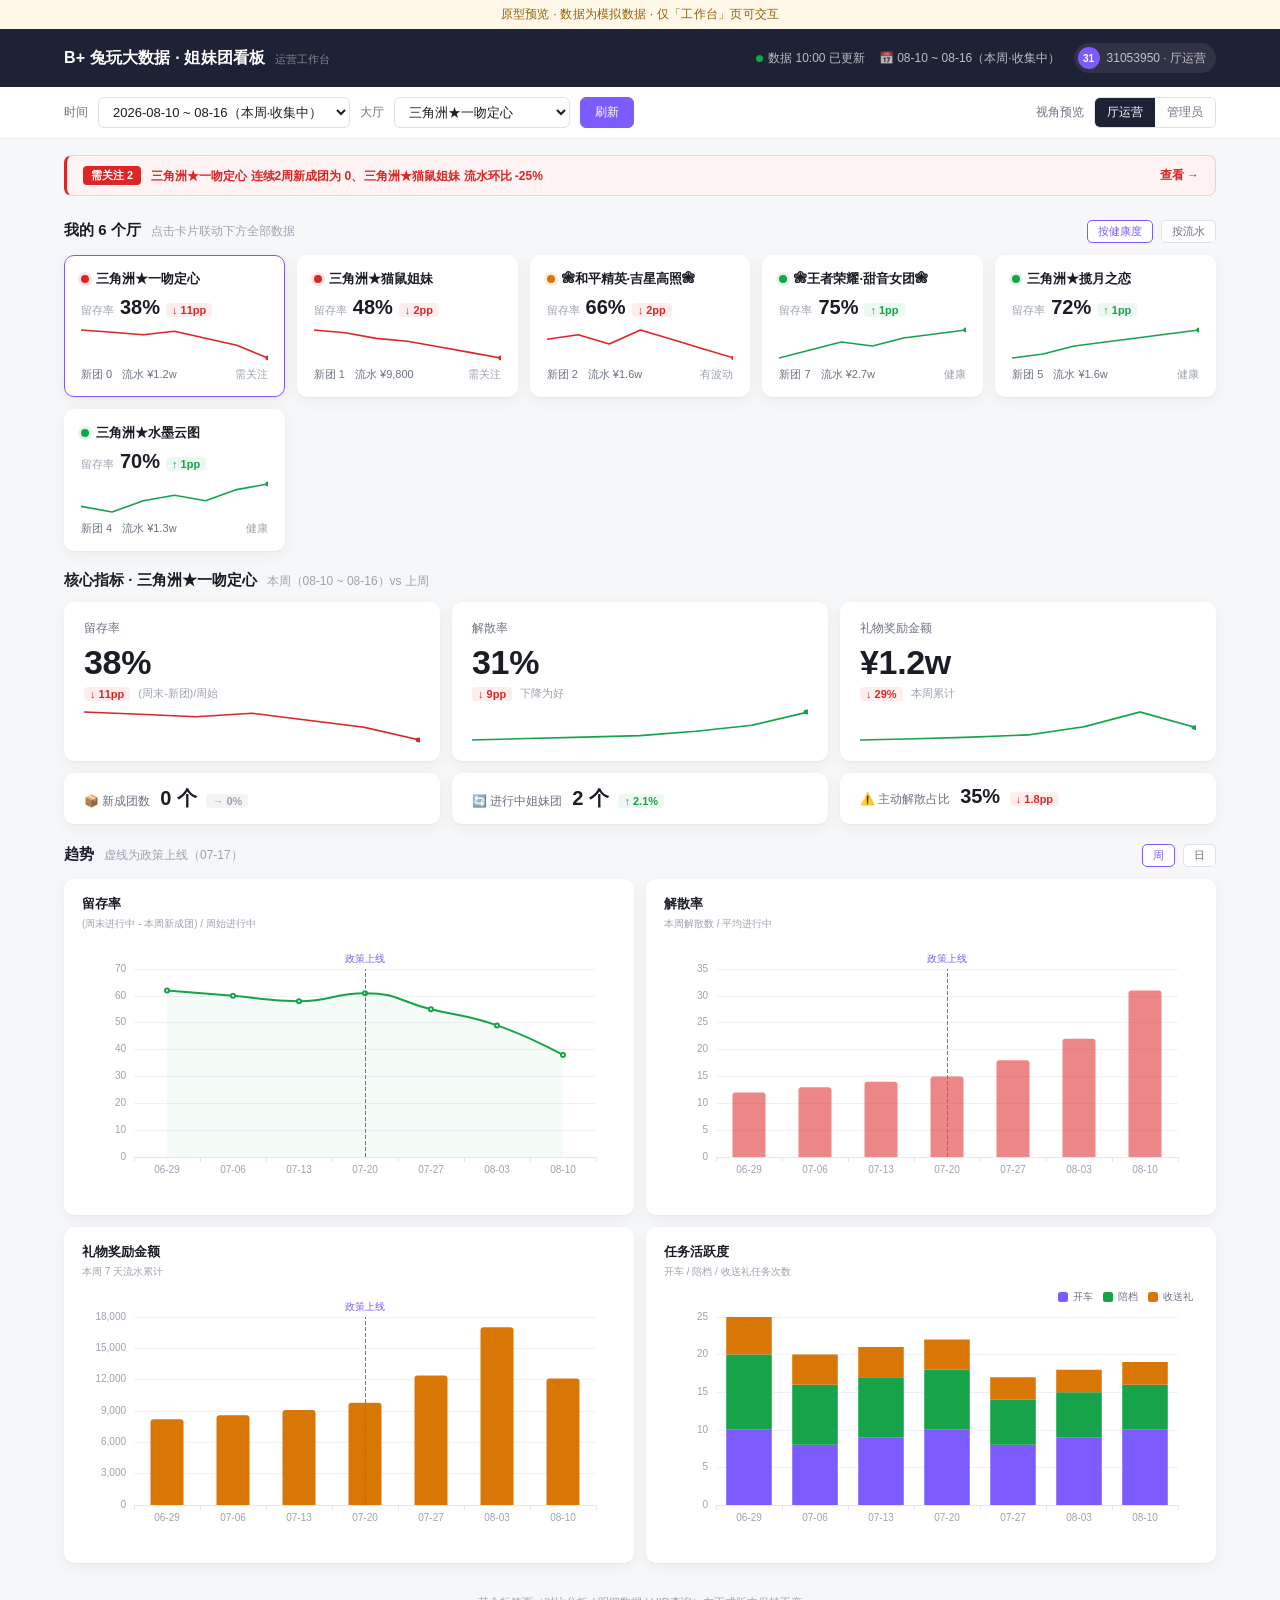
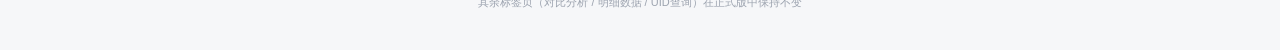
<file: frontend/prototype-workbench.html>
<!DOCTYPE html>
<html lang="zh-CN">
<head>
<meta charset="UTF-8">
<meta name="viewport" content="width=device-width, initial-scale=1.0">
<title>工作台原型 · 姐妹团数据看板</title>
<script src="js/echarts.min.js"></script>
<style>
:root {
  --bg: #F6F7F9;
  --card: #FFFFFF;
  --nav: #1E2235;
  --text: #1A1D26;
  --text-2: #6B7280;
  --text-3: #9CA3AF;
  --up: #16A34A;
  --down: #DC2626;
  --warn: #D97706;
  --accent: #7C5CFF;
  --line: #ECEEF2;
  --radius: 10px;
  --shadow: 0 1px 2px rgba(26,29,38,.04), 0 4px 16px rgba(26,29,38,.05);
  --page: 1200px;
  --pad: 24px;
}
* { margin: 0; padding: 0; box-sizing: border-box; }
html { -webkit-font-smoothing: antialiased; }
body {
  font-family: -apple-system, BlinkMacSystemFont, 'Segoe UI', 'PingFang SC', 'Microsoft YaHei', sans-serif;
  background: var(--bg); color: var(--text); font-size: 14px;
}
.num, .kpi-value, .hall-metric-value, .rank-table td { font-variant-numeric: tabular-nums; }
button { font-family: inherit; cursor: pointer; }
:focus-visible { outline: 2px solid var(--accent); outline-offset: 2px; }

/* 居中容器：导航/工具条/内容都收进同一栏宽 */
.wrap { max-width: var(--page); margin: 0 auto; padding: 0 var(--pad); }

/* ── 原型提示条 ── */
.proto-note {
  background: #FFF7E8; color: #92600A; font-size: 12px;
  padding: 6px var(--pad); text-align: center; letter-spacing: .02em;
}

/* ── 导航条 ── */
.nav { background: var(--nav); color: #fff; }
.nav-inner { display: flex; align-items: center; justify-content: space-between; padding-top: 14px; padding-bottom: 14px; gap: 12px; }
.nav-brand { display: flex; align-items: baseline; gap: 10px; min-width: 0; }
.nav-brand h1 { font-size: 16px; font-weight: 600; letter-spacing: .01em; white-space: nowrap; }
.nav-brand .sub { font-size: 11px; color: rgba(255,255,255,.45); white-space: nowrap; }
.nav-right { display: flex; align-items: center; gap: 14px; font-size: 12px; color: rgba(255,255,255,.7); flex-shrink: 0; }
.fresh { display: flex; align-items: center; gap: 5px; white-space: nowrap; }
.fresh i { width: 7px; height: 7px; border-radius: 50%; background: var(--up); display: inline-block; }
.fresh.stale i { background: var(--warn); }
.nav-user {
  display: flex; align-items: center; gap: 7px;
  background: rgba(255,255,255,.08); padding: 4px 10px 4px 4px; border-radius: 999px; white-space: nowrap;
}
.nav-user .avatar {
  width: 22px; height: 22px; border-radius: 50%; background: var(--accent);
  display: flex; align-items: center; justify-content: center;
  font-size: 10px; font-weight: 600; color: #fff;
}

/* ── 工具条 ── */
.toolbar { background: var(--card); border-bottom: 1px solid var(--line); }
.toolbar-inner { display: flex; align-items: center; gap: 10px; flex-wrap: wrap; padding-top: 10px; padding-bottom: 10px; }
.toolbar label { font-size: 12px; color: var(--text-2); }
.toolbar select {
  padding: 6px 10px; border: 1px solid #DDE1E8; border-radius: 6px;
  font-size: 13px; background: #fff; color: var(--text); max-width: 100%;
}
.tb-btn {
  padding: 6px 14px; border: 1px solid #DDE1E8; border-radius: 6px;
  background: #fff; color: var(--text-2); font-size: 12px;
}
.tb-btn:hover { border-color: var(--accent); color: var(--accent); }
.tb-btn.primary { background: var(--accent); border-color: var(--accent); color: #fff; }
.tb-spacer { flex: 1; }
.seg { display: flex; border: 1px solid #DDE1E8; border-radius: 6px; overflow: hidden; }
.seg button { padding: 6px 12px; border: none; background: #fff; font-size: 12px; color: var(--text-2); }
.seg button.on { background: var(--nav); color: #fff; }

/* ── 预警横幅 ── */
.alert-banner {
  margin: 16px auto 0; max-width: calc(var(--page) - var(--pad) * 2);
  background: #FEF2F2; border: 1px solid #FECACA; border-left: 3px solid var(--down);
  border-radius: 8px; padding: 10px 16px;
  display: flex; align-items: center; gap: 10px; font-size: 13px; flex-wrap: wrap;
}
.alert-banner .tag {
  background: var(--down); color: #fff; font-size: 11px; font-weight: 600;
  padding: 2px 8px; border-radius: 4px; flex-shrink: 0;
}
.alert-banner a { color: var(--down); font-weight: 600; text-decoration: none; font-size: 12px; }
.alert-banner a:hover { text-decoration: underline; }
.alert-banner .more { margin-left: auto; }

/* ── 内容区 ── */
.content { padding-top: 4px; padding-bottom: 40px; }
.section-head { display: flex; align-items: baseline; gap: 10px; margin: 20px 0 12px; flex-wrap: wrap; }
.section-head h2 { font-size: 15px; font-weight: 600; }
.section-head .hint { font-size: 12px; color: var(--text-3); }
.section-head .right { margin-left: auto; display: flex; gap: 8px; align-items: center; }
.mini-btn {
  border: 1px solid #DDE1E8; background: #fff; border-radius: 5px;
  font-size: 11px; color: var(--text-2); padding: 3px 10px;
}
.mini-btn.on { border-color: var(--accent); color: var(--accent); }

/* ── 厅体检卡 ── */
.hall-grid {
  display: grid; grid-template-columns: repeat(auto-fill, minmax(215px, 1fr)); gap: 12px;
}
.hall-card {
  background: var(--card); border-radius: var(--radius); box-shadow: var(--shadow);
  padding: 14px 16px; cursor: pointer; border: 1.5px solid transparent;
  transition: border-color .15s, transform .15s;
}
.hall-card:hover { transform: translateY(-2px); }
.hall-card.active { border-color: var(--accent); }
.hall-top { display: flex; align-items: center; gap: 7px; margin-bottom: 8px; }
.dot { width: 8px; height: 8px; border-radius: 50%; flex-shrink: 0; }
.dot.red { background: var(--down); box-shadow: 0 0 0 3px rgba(220,38,38,.12); }
.dot.amber { background: var(--warn); box-shadow: 0 0 0 3px rgba(217,119,6,.12); }
.dot.green { background: var(--up); box-shadow: 0 0 0 3px rgba(22,163,74,.12); }
.hall-name { font-size: 13px; font-weight: 600; white-space: nowrap; overflow: hidden; text-overflow: ellipsis; }
.hall-metric { display: flex; align-items: baseline; gap: 6px; }
.hall-metric-label { font-size: 11px; color: var(--text-3); }
.hall-metric-value { font-size: 20px; font-weight: 700; }
.chip { font-size: 11px; font-weight: 600; padding: 1px 6px; border-radius: 4px; }
.chip.up { color: var(--up); background: rgba(22,163,74,.08); }
.chip.down { color: var(--down); background: rgba(220,38,38,.08); }
.chip.flat { color: var(--text-3); background: rgba(107,114,128,.08); }
.hall-sub { font-size: 11px; color: var(--text-2); margin-top: 6px; display: flex; gap: 10px; }
.spark { margin-top: 8px; display: block; }

/* ── KPI ── */
.kpi-hero { display: grid; grid-template-columns: repeat(3, 1fr); gap: 12px; }
.kpi-sub { display: grid; grid-template-columns: repeat(3, 1fr); gap: 12px; margin-top: 12px; }
.kpi-card {
  background: var(--card); border-radius: var(--radius); box-shadow: var(--shadow); padding: 18px 20px;
}
.kpi-card.small { padding: 12px 20px; display: flex; align-items: baseline; gap: 10px; flex-wrap: wrap; }
.kpi-label { font-size: 12px; color: var(--text-2); display: flex; align-items: center; gap: 6px; }
.kpi-value { font-size: 34px; font-weight: 700; letter-spacing: -.01em; margin: 6px 0 4px; }
.kpi-card.small .kpi-value { font-size: 20px; margin: 0; }
.kpi-foot { display: flex; align-items: center; gap: 8px; }
.kpi-note { font-size: 11px; color: var(--text-3); }

/* ── 图表 ── */
.chart-grid { display: grid; grid-template-columns: 1fr 1fr; gap: 12px; }
.chart-card {
  background: var(--card); border-radius: var(--radius); box-shadow: var(--shadow); padding: 16px 18px;
}
.chart-card h3 { font-size: 13px; font-weight: 600; margin-bottom: 4px; }
.chart-card .src { font-size: 10px; color: var(--text-3); margin-bottom: 8px; }
.chart-box { width: 100%; height: 260px; }

/* ── 排行榜（管理员视角） ── */
.rank-card { background: var(--card); border-radius: var(--radius); box-shadow: var(--shadow); padding: 8px 0 4px; }
.rank-scroll { overflow-x: auto; }
.rank-table { width: 100%; min-width: 620px; border-collapse: collapse; font-size: 13px; }
.rank-table th {
  text-align: left; font-size: 11px; font-weight: 500; color: var(--text-3);
  padding: 10px 16px; border-bottom: 1px solid var(--line); white-space: nowrap;
}
.rank-table td { padding: 10px 16px; border-bottom: 1px solid #F4F5F8; white-space: nowrap; }
.rank-table tr:last-child td { border-bottom: none; }
.rank-table tr:hover { background: #FAFBFD; }
.rank-no { font-weight: 700; color: var(--text-3); width: 36px; }
.rank-no.top { color: var(--accent); }
.move { font-size: 11px; font-weight: 600; }
.move.up { color: var(--up); }
.move.down { color: var(--down); }
.move.same { color: var(--text-3); }

.footer-note { text-align: center; font-size: 11px; color: var(--text-3); margin-top: 32px; }

/* ── 平板 ── */
@media (max-width: 960px) {
  .chart-grid, .kpi-hero, .kpi-sub { grid-template-columns: 1fr; }
}

/* ── 手机 ── */
@media (max-width: 720px) {
  :root { --pad: 12px; }
  .nav-inner { flex-wrap: wrap; padding-top: 10px; padding-bottom: 10px; }
  .nav-brand h1 { font-size: 14px; white-space: normal; }
  .nav-right { width: 100%; justify-content: space-between; }
  .nav-right .period { display: none; }
  .toolbar-inner { gap: 8px; }
  .toolbar select { flex: 1; min-width: 0; font-size: 12px; }
  .tb-spacer { display: none; }
  .hall-grid { grid-template-columns: 1fr 1fr; }
  .hall-card { padding: 12px; }
  .hall-metric-value { font-size: 17px; }
  .kpi-value { font-size: 26px; }
  .kpi-card { padding: 14px 16px; }
  .kpi-card.small { padding: 10px 16px; }
  .chart-box { height: 220px; }
  .section-head .right { margin-left: 0; width: 100%; }
  .alert-banner { font-size: 12px; }
}
@media (max-width: 400px) {
  .hall-grid { grid-template-columns: 1fr; }
}
@media (prefers-reduced-motion: reduce) {
  .hall-card { transition: none; }
}
</style>
</head>
<body>

<div class="proto-note">原型预览 · 数据为模拟数据 · 仅「工作台」页可交互</div>

<nav class="nav">
  <div class="wrap nav-inner">
    <div class="nav-brand">
      <h1>B+ 兔玩大数据 · 姐妹团看板</h1>
      <span class="sub">运营工作台</span>
    </div>
    <div class="nav-right">
      <span class="fresh"><i></i>数据 10:00 已更新</span>
      <span class="period">📅 08-10 ~ 08-16（本周·收集中）</span>
      <span class="nav-user"><span class="avatar">31</span><span>31053950 · 厅运营</span></span>
    </div>
  </div>
</nav>

<div class="toolbar">
  <div class="wrap toolbar-inner">
    <label>时间</label>
    <select><option>2026-08-10 ~ 08-16（本周·收集中）</option><option>2026-08-03 ~ 08-09</option></select>
    <label>大厅</label>
    <select id="hall-select"></select>
    <button class="tb-btn primary">刷新</button>
    <span class="tb-spacer"></span>
    <label>视角预览</label>
    <div class="seg">
      <button id="view-manager" class="on" onclick="setView('manager')">厅运营</button>
      <button id="view-admin" onclick="setView('admin')">管理员</button>
    </div>
  </div>
</div>

<div class="wrap">
  <div class="alert-banner" id="alert-banner"></div>
</div>

<div class="wrap content">

  <!-- 厅体检卡墙（厅运营视角） -->
  <div id="hall-wall">
    <div class="section-head">
      <h2>我的 6 个厅</h2>
      <span class="hint">点击卡片联动下方全部数据</span>
      <div class="right">
        <button class="mini-btn on">按健康度</button>
        <button class="mini-btn">按流水</button>
      </div>
    </div>
    <div class="hall-grid" id="hall-grid"></div>
  </div>

  <!-- 厅排行榜（管理员视角） -->
  <div id="rank-board" style="display:none">
    <div class="section-head">
      <h2>厅排行榜 · 本周</h2>
      <span class="hint">位次为较上周变化</span>
      <div class="right">
        <button class="mini-btn on">按流水</button>
        <button class="mini-btn">按留存率</button>
        <button class="mini-btn">按新成团</button>
      </div>
    </div>
    <div class="rank-card"><div class="rank-scroll">
      <table class="rank-table" id="rank-table"></table>
    </div></div>
  </div>

  <!-- KPI -->
  <div class="section-head">
    <h2 id="kpi-title">核心指标</h2>
    <span class="hint" id="kpi-subtitle"></span>
  </div>
  <div class="kpi-hero" id="kpi-hero"></div>
  <div class="kpi-sub" id="kpi-sub"></div>

  <!-- 趋势 -->
  <div class="section-head">
    <h2>趋势</h2>
    <span class="hint">虚线为政策上线（07-17）</span>
    <div class="right">
      <button class="mini-btn on" id="gran-week" onclick="setGran('week')">周</button>
      <button class="mini-btn" id="gran-day" onclick="setGran('day')">日</button>
    </div>
  </div>
  <div class="chart-grid">
    <div class="chart-card"><h3>留存率</h3><div class="src">(周末进行中 - 本周新成团) / 周始进行中</div><div class="chart-box" id="c-retention"></div></div>
    <div class="chart-card"><h3>解散率</h3><div class="src">本周解散数 / 平均进行中</div><div class="chart-box" id="c-dissolution"></div></div>
    <div class="chart-card"><h3>礼物奖励金额</h3><div class="src">本周 7 天流水累计</div><div class="chart-box" id="c-revenue"></div></div>
    <div class="chart-card"><h3>任务活跃度</h3><div class="src">开车 / 陪档 / 收送礼任务次数</div><div class="chart-box" id="c-activity"></div></div>
  </div>

  <div class="footer-note">其余标签页（对比分析 / 明细数据 / UID查询）在正式版中保持不变</div>
</div>

<script>
/* ═══════════════ 模拟数据 ═══════════════ */
const WEEKS = ['06-29','07-06','07-13','07-20','07-27','08-03','08-10'];
const HALLS = [
  { name:'三角洲★一吻定心', retention:[62,60,58,61,55,49,38], dissolution:[12,13,14,15,18,22,31],
    revenue:[8200,8600,9100,9800,12400,17020,12100], newTeams:[2,1,1,1,0,0,0], active:2, activeDiss:35 },
  { name:'❀和平精英·吉星高照❀', retention:[70,71,69,72,70,68,66], dissolution:[9,10,9,8,10,11,12],
    revenue:[15200,15800,16100,16600,17200,18400,16200], newTeams:[3,3,4,3,3,4,2], active:18, activeDiss:18 },
  { name:'❀王者荣耀·甜音女团❀', retention:[68,70,72,71,73,74,75], dissolution:[10,9,9,8,8,7,7],
    revenue:[22400,23100,23800,24600,25900,26800,27200], newTeams:[5,5,6,5,6,6,7], active:34, activeDiss:12 },
  { name:'三角洲★揽月之恋', retention:[65,66,68,69,70,71,72], dissolution:[11,10,10,9,9,8,8],
    revenue:[12800,13200,13900,14500,15100,15800,16400], newTeams:[3,4,4,4,5,5,5], active:26, activeDiss:14 },
  { name:'三角洲★水墨云图', retention:[66,65,67,68,67,69,70], dissolution:[12,12,11,10,11,10,9],
    revenue:[9600,9900,10400,10800,11200,11900,12500], newTeams:[2,3,3,3,3,4,4], active:15, activeDiss:16 },
  { name:'三角洲★猫鼠姐妹', retention:[58,57,55,54,52,50,48], dissolution:[14,15,16,17,19,21,24],
    revenue:[18200,17600,16900,15800,14600,13100,9800], newTeams:[2,2,1,1,1,0,1], active:9, activeDiss:28 },
];
/* 管理员排行榜模拟数据 */
const RANKS = [
  ['❀王者荣耀·甜音女团❀', 27200, 1, 75, 0, 7],
  ['♛王者荣耀在逃公主厅♛', 24800, -1, 71, 2, 6],
  ['ღ和平Sweet宝贝厅ღ', 21500, 2, 69, -1, 5],
  ['三角洲★揽月之恋', 16400, 1, 72, 0, 5],
  ['❀和平精英·吉星高照❀', 16200, -2, 66, 1, 2],
  ['『和平小鹿乱撞开黑厅』', 14900, 0, 68, -2, 4],
  ['❃成都·Space❃', 13800, 3, 67, 1, 4],
  ['三角洲★水墨云图', 12500, -1, 70, 2, 4],
  ['三角洲★一吻定心', 12100, -4, 38, -6, 0],
  ['三角洲★猫鼠姐妹', 9800, -2, 48, -3, 1],
  ['三角洲★头号玩家', 8900, 1, 63, 0, 3],
  ['三角洲★天天大红', 8100, 0, 61, 1, 2],
];

/* ═══════════════ 状态判定 ═══════════════ */
function pctChange(arr) {
  const a = arr[arr.length-2], b = arr[arr.length-1];
  return a === 0 ? 0 : (b - a) / a * 100;
}
function ppChange(arr) { return arr[arr.length-1] - arr[arr.length-2]; }
function healthOf(h) {
  const ret = ppChange(h.retention), rev = pctChange(h.revenue);
  const zeroNew = h.newTeams[6] === 0 && h.newTeams[5] === 0;
  if (ret <= -10 || rev <= -20 || zeroNew) return 'red';
  if (ret <= -5 || rev <= -10) return 'amber';
  return 'green';
}
const HEALTH_TXT = { red:'需关注', amber:'有波动', green:'健康' };

/* ═══════════════ 渲染：体检卡 ═══════════════ */
let current = 0, gran = 'week', view = 'manager';
const $ = id => document.getElementById(id);

function sparkSVG(values, w=180, h=34) {
  const min = Math.min(...values), max = Math.max(...values), span = max-min || 1;
  const pts = values.map((v,i) => `${(i/(values.length-1)*w).toFixed(1)},${(h-3-(v-min)/span*(h-6)).toFixed(1)}`);
  const trendUp = values[values.length-1] >= values[0];
  const color = trendUp ? 'var(--up)' : 'var(--down)';
  return `<svg class="spark" width="100%" height="${h}" viewBox="0 0 ${w} ${h}" preserveAspectRatio="none">
    <polyline points="${pts.join(' ')}" fill="none" stroke="${color}" stroke-width="1.6" stroke-linejoin="round" stroke-linecap="round"/>
    <circle cx="${w}" cy="${pts[pts.length-1].split(',')[1]}" r="2.4" fill="${color}"/>
  </svg>`;
}
function chip(pct, suffix='%') {
  const cls = pct > 0 ? 'up' : pct < 0 ? 'down' : 'flat';
  const arrow = pct > 0 ? '↑' : pct < 0 ? '↓' : '→';
  return `<span class="chip ${cls}">${arrow} ${Math.abs(pct).toFixed(Math.abs(pct) < 10 && !Number.isInteger(pct) ? 1 : 0)}${suffix}</span>`;
}
function fmtMoney(v) { return v >= 10000 ? '¥' + (v/10000).toFixed(1) + 'w' : '¥' + v.toLocaleString(); }

function renderHallCards() {
  const order = HALLS.map((h,i)=>({h,i,s:healthOf(h)}))
    .sort((a,b) => ({red:0,amber:1,green:2}[a.s] - {red:0,amber:1,green:2}[b.s]));
  $('hall-grid').innerHTML = order.map(({h,i,s}) => {
    const ret = ppChange(h.retention);
    return `<div class="hall-card ${i===current?'active':''}" onclick="selectHall(${i})" tabindex="0"
      onkeydown="if(event.key==='Enter')selectHall(${i})">
      <div class="hall-top"><span class="dot ${s}"></span><span class="hall-name">${h.name}</span></div>
      <div class="hall-metric">
        <span class="hall-metric-label">留存率</span>
        <span class="hall-metric-value num">${h.retention[6]}%</span>
        ${chip(ret,'pp')}
      </div>
      ${sparkSVG(h.retention)}
      <div class="hall-sub"><span>新团 ${h.newTeams[6]}</span><span>流水 ${fmtMoney(h.revenue[6])}</span><span style="margin-left:auto;color:var(--text-3)">${HEALTH_TXT[s]}</span></div>
    </div>`;
  }).join('');
}

/* ═══════════════ 渲染：预警横幅 ═══════════════ */
function renderBanner() {
  const bad = HALLS.map((h,i)=>({h,i,s:healthOf(h)})).filter(x => x.s === 'red');
  if (!bad.length) { $('alert-banner').style.display = 'none'; return; }
  const reason = h => {
    const ret = ppChange(h.retention), rev = pctChange(h.revenue);
    if (h.newTeams[6] === 0 && h.newTeams[5] === 0) return '连续2周新成团为 0';
    if (ret <= -10) return `留存率环比 ${ret}pp`;
    return `流水环比 ${rev.toFixed(0)}%`;
  };
  const msgs = bad.map(({h,i}) =>
    `<a href="javascript:void(0)" onclick="selectHall(${i})">${h.name} ${reason(h)}</a>`
  ).join('、');
  $('alert-banner').innerHTML = `<span class="tag">需关注 ${bad.length}</span><span>${msgs}</span><a class="more" href="javascript:void(0)" onclick="selectHall(${bad[0].i})">查看 →</a>`;
}

/* ═══════════════ 渲染：KPI ═══════════════ */
function renderKPI() {
  const h = HALLS[current];
  if (view === 'manager') $('kpi-title').textContent = '核心指标 · ' + h.name;
  $('kpi-subtitle').textContent = '本周（08-10 ~ 08-16）vs 上周';
  const heroes = [
    { label:'留存率', v:h.retention[6]+'%', c:ppChange(h.retention), suf:'pp', note:'(周末-新团)/周始', spark:h.retention },
    { label:'解散率', v:h.dissolution[6]+'%', c:-ppChange(h.dissolution), suf:'pp', note:'下降为好', spark:h.dissolution },
    { label:'礼物奖励金额', v:fmtMoney(h.revenue[6]), c:pctChange(h.revenue), suf:'%', note:'本周累计', spark:h.revenue },
  ];
  $('kpi-hero').innerHTML = heroes.map(k => `
    <div class="kpi-card">
      <div class="kpi-label">${k.label}</div>
      <div class="kpi-value num">${k.v}</div>
      <div class="kpi-foot">${chip(k.c, k.suf)}<span class="kpi-note">${k.note}</span></div>
      ${sparkSVG(k.spark)}
    </div>`).join('');
  const subs = [
    { label:'📦 新成团数', v:h.newTeams[6]+' 个', c:pctChange(h.newTeams.map(x=>x+0.01)), suf:'%' },
    { label:'🔄 进行中姐妹团', v:h.active+' 个', c:2.1, suf:'%' },
    { label:'⚠️ 主动解散占比', v:h.activeDiss+'%', c:-1.8, suf:'pp' },
  ];
  $('kpi-sub').innerHTML = subs.map(k => `
    <div class="kpi-card small">
      <span class="kpi-label">${k.label}</span>
      <span class="kpi-value num">${k.v}</span>
      ${chip(k.c, k.suf)}
    </div>`).join('');
}

/* ═══════════════ 渲染：排行榜 ═══════════════ */
function renderRank() {
  const move = m => m > 0 ? `<span class="move up">↑${m}</span>` : m < 0 ? `<span class="move down">↓${-m}</span>` : '<span class="move same">—</span>';
  $('rank-table').innerHTML = `
    <tr><th>#</th><th>大厅</th><th>周流水</th><th>流水位次</th><th>留存率</th><th>留存位次</th><th>新成团</th></tr>
    ${RANKS.map((r,idx) => `<tr>
      <td class="rank-no ${idx<3?'top':''}">${idx+1}</td><td>${r[0]}</td>
      <td class="num">${fmtMoney(r[1])}</td><td>${move(r[2])}</td>
      <td class="num">${r[3]}%</td><td>${move(r[4])}</td>
      <td class="num">${r[5]}</td></tr>`).join('')}`;
}

/* ═══════════════ 图表 ═══════════════ */
let charts = {};
function daySeries(weekly) {
  const out = [];
  for (let w = 0; w < weekly.length - 1; w++)
    for (let d = 0; d < 7; d++)
      out.push(Math.round((weekly[w] + (weekly[w+1]-weekly[w]) * d/7) * 10) / 10);
  return out;
}
const DAY_LABELS = (() => {
  const arr = [], base = new Date(2026, 5, 29);
  for (let i = 0; i < 42; i++) { const d = new Date(base); d.setDate(base.getDate()+i); arr.push(`${d.getMonth()+1}-${d.getDate()}`); }
  return arr;
})();

function chartOpt(labels, series) {
  return {
    tooltip: { trigger:'axis', textStyle:{fontSize:12} },
    grid: { left:52, right:20, top:30, bottom:42 },
    xAxis: { type:'category', data:labels, axisLabel:{ rotate: gran==='week'?0:45, fontSize:10, color:'#9CA3AF' }, axisLine:{lineStyle:{color:'#E5E7EB'}} },
    yAxis: { type:'value', axisLabel:{fontSize:10, color:'#9CA3AF'}, splitLine:{lineStyle:{color:'#F0F1F4'}} },
    series
  };
}
function policyMark() {
  return { silent:true, symbol:'none', data:[{ xAxis:'07-20',
    label:{ formatter:'政策上线', fontSize:10, color:'#7C5CFF' },
    lineStyle:{ color:'#7C5CFF', type:'dashed', width:1 } }] };
}
function renderCharts() {
  const h = HALLS[current];
  const daily = gran === 'day';
  const labels = daily ? DAY_LABELS : WEEKS;
  const pick = arr => daily ? daySeries(arr) : arr;
  const mk = policyMark();
  const defs = {
    'c-retention': chartOpt(labels, [{ name:'留存率', type:'line', smooth:true, data:pick(h.retention),
      lineStyle:{color:'#16A34A',width:2}, itemStyle:{color:'#16A34A'}, showSymbol:!daily,
      areaStyle:{color:'rgba(22,163,74,.06)'}, markLine: daily?null:mk }]),
    'c-dissolution': chartOpt(labels, [{ name:'解散率', type:'bar', data:pick(h.dissolution),
      itemStyle:{color:'rgba(220,38,38,.55)', borderRadius:[3,3,0,0]}, barWidth: daily?'40%':'50%', markLine: daily?null:mk }]),
    'c-revenue': chartOpt(labels, [{ name:'流水', type:'bar', data:pick(h.revenue),
      itemStyle:{color:'#D97706', borderRadius:[3,3,0,0]}, barWidth: daily?'40%':'50%', markLine: daily?null:mk }]),
    'c-activity': chartOpt(labels, [
      { name:'开车', type:'bar', stack:'t', data:pick(h.newTeams.map((x,i)=>Math.round(h.active*2+x*3+i))), itemStyle:{color:'#7C5CFF'} },
      { name:'陪档', type:'bar', stack:'t', data:pick(h.newTeams.map((x,i)=>Math.round(h.active*3+x*2))), itemStyle:{color:'#16A34A'} },
      { name:'收送礼', type:'bar', stack:'t', data:pick(h.newTeams.map((x,i)=>Math.round(h.active*1.5+x))), itemStyle:{color:'#D97706'} },
    ]),
  };
  defs['c-activity'].legend = { top:0, right:0, itemWidth:10, itemHeight:10, textStyle:{fontSize:10, color:'#6B7280'} };
  for (const [id, opt] of Object.entries(defs)) {
    if (charts[id]) charts[id].dispose();
    charts[id] = echarts.init($(id));
    charts[id].setOption(opt);
  }
}

/* ═══════════════ 交互 ═══════════════ */
function selectHall(i) {
  current = i;
  renderHallCards(); renderKPI(); renderCharts();
  $('hall-select').selectedIndex = i;
  if (view === 'admin') setView('manager');
}
function setView(v) {
  view = v;
  $('view-manager').classList.toggle('on', v==='manager');
  $('view-admin').classList.toggle('on', v==='admin');
  $('hall-wall').style.display = v==='manager' ? '' : 'none';
  $('rank-board').style.display = v==='admin' ? '' : 'none';
  $('alert-banner').style.display = v==='manager' ? '' : 'none';
  $('kpi-title').textContent = v==='admin' ? '核心指标 · 全部大厅' : '核心指标 · ' + HALLS[current].name;
}
function setGran(g) {
  gran = g;
  $('gran-week').classList.toggle('on', g==='week');
  $('gran-day').classList.toggle('on', g==='day');
  renderCharts();
}

/* ═══════════════ 初始化 ═══════════════ */
$('hall-select').innerHTML = HALLS.map(h => `<option>${h.name}</option>`).join('');
$('hall-select').onchange = e => selectHall(e.target.selectedIndex);
renderHallCards(); renderBanner(); renderKPI(); renderRank(); renderCharts();
window.addEventListener('resize', () => Object.values(charts).forEach(c => c.resize()));
</script>
</body>
</html>
</file>
